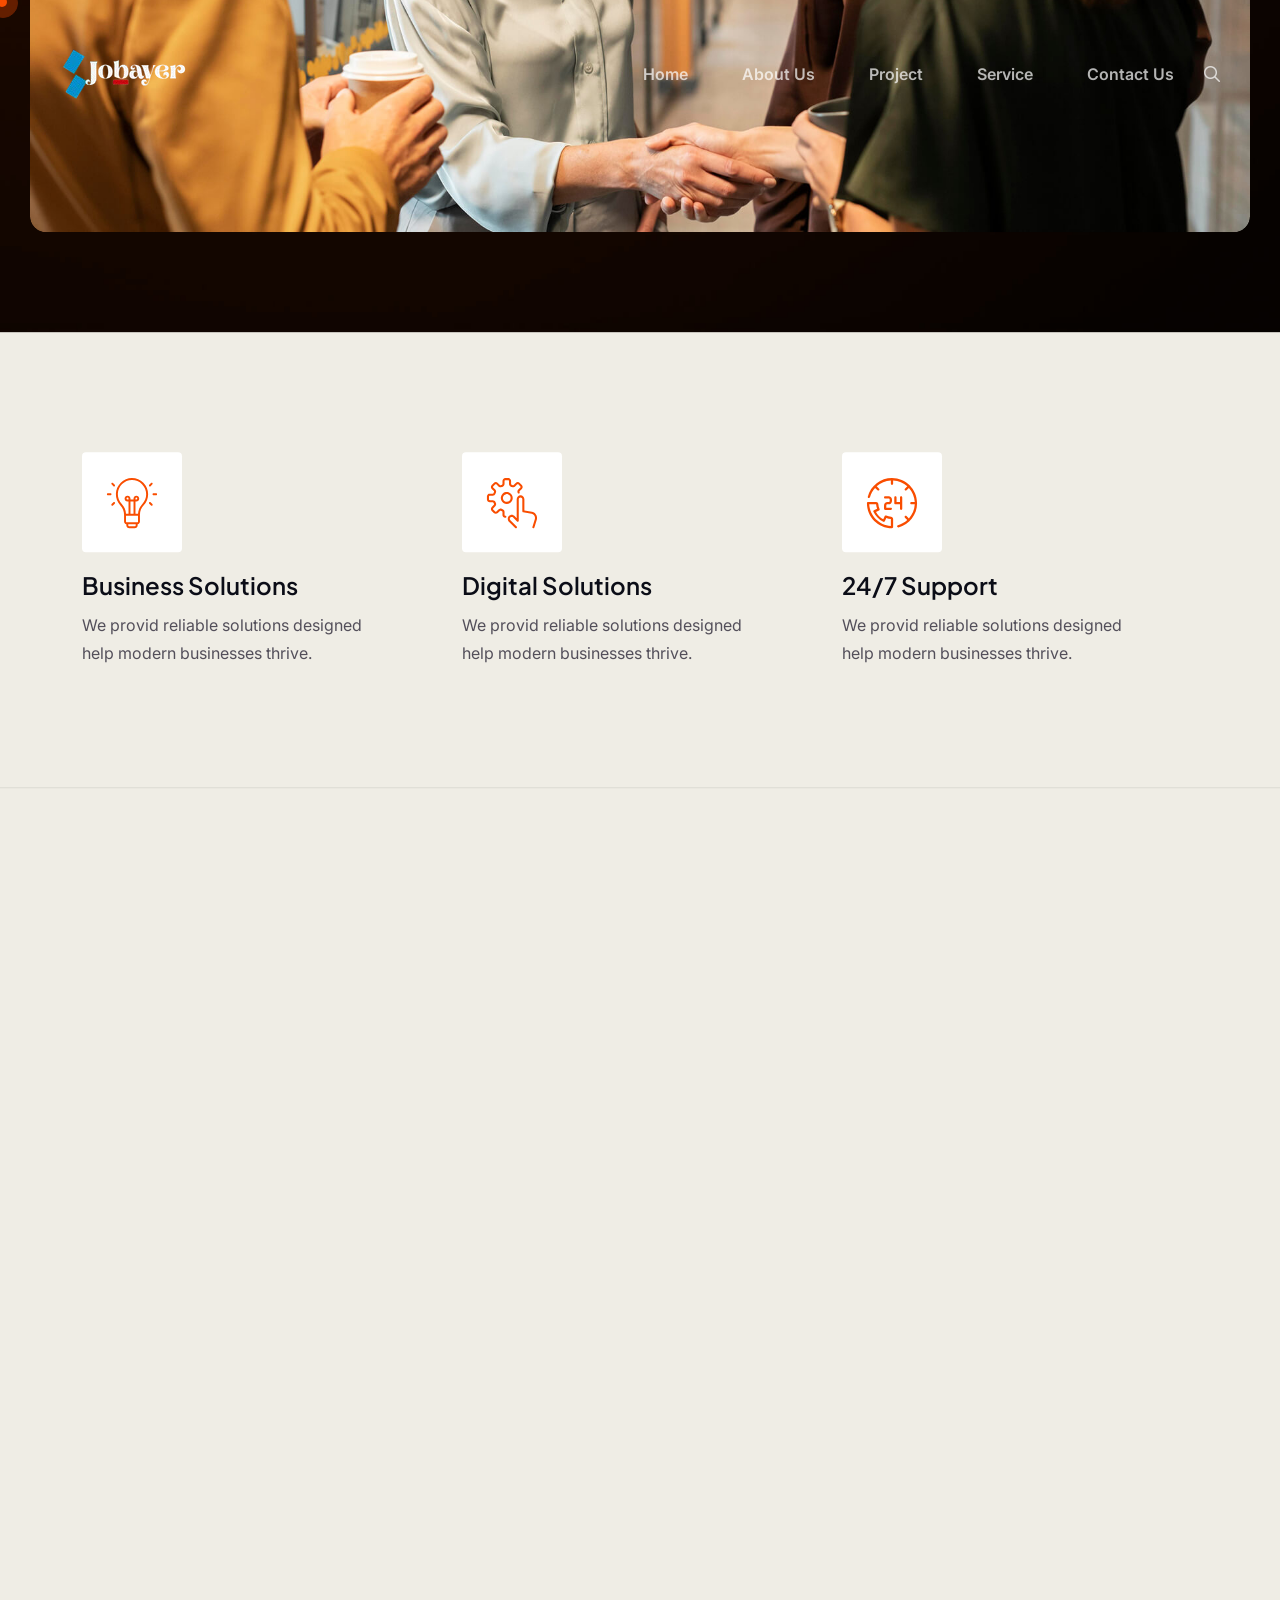
<file: index.html>
<!DOCTYPE html>
<html lang="en">
    <!--<< Header Area >>-->
    

<head>
        <!-- ========== Meta Tags ========== -->
        <meta charset="UTF-8">
        <meta http-equiv="X-UA-Compatible" content="IE=edge">
        <meta name="viewport" content="width=device-width, initial-scale=1">
        <meta name="author" content="Gramentheme">
        <meta name="description" content="Brevon - Multipurpose Business HTML Template">
        <!-- ======== Page title ============ -->
        <title>Jobayer - IT Service & Solution </title>
        <!--<< Favcion >>-->
        <link rel="shortcut icon" href="assets/img/favicon.svg">
        <!--<< Bootstrap min.css >>-->
        <link rel="stylesheet" href="assets/css/bootstrap.min.css">
        <!--<< All Min Css >>-->
        <link rel="stylesheet" href="assets/css/all.min.css">
        <!--<< Animate.css >>-->
        <link rel="stylesheet" href="assets/css/animate.css">
        <!--<< Magnific Popup.css >>-->
        <link rel="stylesheet" href="assets/css/magnific-popup.css">
        <!--<< MeanMenu.css >>-->
        <link rel="stylesheet" href="assets/css/meanmenu.css">
        <!--<< Swiper Bundle.css >>-->
        <link rel="stylesheet" href="assets/css/swiper-bundle.min.css">
        <!--<< Nice Select.css >>-->
        <link rel="stylesheet" href="assets/css/nice-select.css">
        <!--<< Main.css >>-->
        <link rel="stylesheet" href="assets/css/main.css">
    </head>
    <body>

        <!-- Preloader Start -->
        <div id="preloader" class="preloader">
            <div class="animation-preloader">
                <div class="spinner">                
                </div>
                <div class="txt-loading">
                    <span data-text-preloader="J" class="letters-loading">
                        J
                    </span>
                    <span data-text-preloader="O" class="letters-loading">
                        O
                    </span>
                    <span data-text-preloader="B" class="letters-loading">
                        B
                    </span>
                    <span data-text-preloader="A" class="letters-loading">
                        A
                    </span>
                    <span data-text-preloader="Y" class="letters-loading">
                        Y
                    </span>
                    <span data-text-preloader="E" class="letters-loading">
                        E
                    </span>
                    <span data-text-preloader="R" class="letters-loading">
                        R
                    </span>
                </div>

                <p class="text-center">Loading</p>
            </div>
            <div class="loader">
                <div class="row">
                    <div class="col-3 loader-section section-left">
                        <div class="bg"></div>
                    </div>
                    <div class="col-3 loader-section section-left">
                        <div class="bg"></div>
                    </div>
                    <div class="col-3 loader-section section-right">
                        <div class="bg"></div>
                    </div>
                    <div class="col-3 loader-section section-right">
                        <div class="bg"></div>
                    </div>
                </div>
            </div>
        </div>

        <!-- Back To Top Start -->
        <button id="back-top" class="back-to-top">
            <i class="fa-regular fa-arrow-up"></i>
        </button>

        <!-- GT MouseCursor Start -->
        <div class="mouseCursor cursor-outer"></div>
        <div class="mouseCursor cursor-inner"></div>

         <!-- Offcanvas Area Start -->
        <div class="fix-area">
            <div class="offcanvas__info">
                <div class="offcanvas__wrapper">
                    <div class="offcanvas__content">
                        <div class="offcanvas__top mb-5 d-flex justify-content-between align-items-center">
                            <div class="offcanvas__logo">
                                <a href="index.html">
                                    <img src="assets/img/logo/Jobayer_05.png" alt="logo-img">
                                </a>
                            </div>
                            <div class="offcanvas__close">
                                <button>
                                <i class="fas fa-times"></i>
                                </button>
                            </div>
                        </div>
                        <p class="text d-none d-xl-block">
                            Nullam dignissim, ante scelerisque the  is euismod fermentum odio sem semper the is erat, a feugiat leo urna eget eros. Duis Aenean a imperdiet risus.
                        </p>
                        <div class="mobile-menu fix mb-3"></div>
                        <div class="offcanvas__contact d-xl-block">
                            <h4 class="d-xl-block">Contact Info</h4>
                            <ul class="d-xl-block">
                                <li class="d-flex align-items-center">
                                    <div class="offcanvas__contact-icon">
                                        <i class="fal fa-map-marker-alt"></i>
                                    </div>
                                    <div class="offcanvas__contact-text">
                                        <a target="_blank" href="#">Main Street, Melbourne, Australia</a>
                                    </div>
                                </li>
                                <li class="d-flex align-items-center">
                                    <div class="offcanvas__contact-icon mr-15">
                                        <i class="fal fa-envelope"></i>
                                    </div>
                                    <div class="offcanvas__contact-text">
                                        <a href="mailto:info@example.com"><span class="mailto:info@example.com">info@example.com</span></a>
                                    </div>
                                </li>
                                <li class="d-flex align-items-center">
                                    <div class="offcanvas__contact-icon mr-15">
                                        <i class="fal fa-clock"></i>
                                    </div>
                                    <div class="offcanvas__contact-text">
                                        <a target="_blank" href="#">Mod-friday, 09am -05pm</a>
                                    </div>
                                </li>
                                <li class="d-flex align-items-center">
                                    <div class="offcanvas__contact-icon mr-15">
                                        <i class="far fa-phone"></i>
                                    </div>
                                    <div class="offcanvas__contact-text">
                                        <a href="tel:+11002345909">+11002345909</a>
                                    </div>
                                </li>
                            </ul>
                            <div class="social-icon d-flex align-items-center">
                                <a href="#"><i class="fab fa-facebook-f"></i></a>
                                <a href="#"><i class="fab fa-twitter"></i></a>
                                <a href="#"><i class="fab fa-youtube"></i></a>
                                <a href="#"><i class="fab fa-linkedin-in"></i></a>
                            </div>
                        </div>
                    </div>
                </div>
            </div>
        </div>
        <div class="offcanvas__overlay"></div>

        
        <!-- Header Section Start -->
        <header id="header-sticky" class="header-1 header-2">
            <div class="container-fluid">
                <div class="mega-menu-wrapper">
                    <div class="header-main">
                        <div class="header-left">
                            <div class="logo">
                            <a href="index.html" class="header-logo">
                                <img src="assets/img/logo/jobayer_04.png" alt="logo-img">
                            </a>
                            <a href="index.html" class="header-logo-2">
                                <img src="assets/img/logo/Jobayer_05.png" alt="logo-img">
                            </a>
                        </div>
                        </div>
                          <div class="header-right d-flex justify-content-end align-items-center">
                            <div class="mean__menu-wrapper">
                                <div class="main-menu">
                                    <nav id="mobile-menu">
                                        <ul>
                                            <li class="has-dropdown active menu-thumb">
                                                <a href="index.html">Home</a>
                                             </li>        
                                                
                                            <li class="has-dropdown active d-xl-none">
                                                <a href="index.html" class="border-none">Home</a>
                                            </li>    
                                            
                                             <li>
                                                <a href="about.html">About Us</a>
                                            </li>

                                            <li>
                                                <a href="project.html">Project</a>
                                            </li>

                                            <li>
                                                <a href="service.html">Service</a>
                                            </li>

                                            <li>
                                                <a href="contact.html">Contact Us</a>
                                            </li>
                                                    
                                        </ul>
                                    </nav>
                                </div>
                            </div>
                            <div class="menu_search">
                                <button class="search_btn"><i class="far fa-search"></i></button>
                            </div>
                            <div class="header-btn">
                                <div class="header-button">
                                <a href="contact.html" class="theme-btn">
                                   Get In Touch <i class="fa-solid fa-arrow-up-right"></i>
                                </a>
                            </div>
                            <div class="header__hamburger d-xl-none my-auto">
                                <div class="sidebar__toggle">
                                    <i class="fas fa-bars"></i>
                                </div>
                              </div>
                            </div>
                        </div>
                    </div>
                </div>
            </div>
        </header>

        <!-- start: Search Popup -->
        <div class="search_popup">
            <div class="container">
            <div class="row">
                <div class="col-xxl-12">
                <div class="search_wrapper">
                    <div class="search_top d-flex align-items-center">
                    <div class="search_logo">
                        <a href="index.html">
                        <img src="assets/img/logo/white-logo.svg" alt="img">
                        </a>
                    </div>
                    <div class="search_close">
                        <button type="button" class="search_close_btn">
                        <i class="fa-thin fa-times"></i>
                        </button>
                    </div>
                    </div>
                    <div class="search_form">
                    <form action="#">
                        <div class="search_input">
                        <input class="search-input-field" type="text" placeholder="Type here to search...">
                        <span class="search-focus-border"></span>
                        <button type="submit">
                            <svg width="20" height="20" viewBox="0 0 20 20" fill="none" xmlns="http://www.w3.org/2000/svg">
                            <path
                                d="M9.55 18.1C14.272 18.1 18.1 14.272 18.1 9.55C18.1 4.82797 14.272 1 9.55 1C4.82797 1 1 4.82797 1 9.55C1 14.272 4.82797 18.1 9.55 18.1Z"
                                stroke="currentColor" stroke-width="1.5" stroke-linecap="round" stroke-linejoin="round" />
                            <path d="M19.0002 19.0002L17.2002 17.2002" stroke="currentColor" stroke-width="1.5"
                                stroke-linecap="round" stroke-linejoin="round" />
                            </svg>
                        </button>
                        </div>
                    </form>
                    </div>
                </div>
                </div>
            </div>
            </div>
        </div>
        <div class="search-popup-overlay"></div>


        
        <div id="smooth-wrapper">
            <div id="smooth-content">

                
                <!-- Hero Section Start -->
                <section class="hero-section hero-2 fix bg-cover" style="background-image: url(assets/img/home-1/hero/hero-bg-2.jpg);">
                    <div class="hero-box">
                        <div class="top-item">
                            <div class="group-image-item">
                                <div class="group-image">
                                    <img src="assets/img/home-1/hero/client-1.png" alt="img">
                                </div>
                                <div class="group-image style-2">
                                    <img src="assets/img/home-1/hero/client-2.png" alt="img">
                                </div>
                                <div class="group-image style-2">
                                    <img src="assets/img/home-1/hero/client-3.png" alt="img">
                                </div>
                                <div class="icon">
                                    <i class="fa-solid fa-plus"></i>
                                </div>
                            </div>
                            <h2><span class="count">3</span>k+</h2>
                        </div>
                        <h3>
                            We support companies that aim higher and move faster.
                        </h3>
                        <a href="contact.html" class="theme-btn">
                            Get started now <i class="fa-solid fa-arrow-up-right"></i>
                        </a>
                    </div>
                    <div class="container">
                        <div class="row g-4">
                            <div class="col-lg-6">
                                <div class="hero-content">
                                    <h1>
                                        Business driven innovation.
                                    </h1>
                                    <p class="wow fadeInUp" data-wow-delay=".3s">
                                        Your growth is our mission. Neotix helps startup and enterprise unlock their full potential.
                                    </p>
                                </div>
                            </div>
                        </div>
                    </div>
                   <div class="container-fluid full-img-wrap3">
                        <div class="hero-imagee full-img3">
                            <img src="assets/img/home-1/hero/man-bg.jpg" alt="img">
                        </div>
                   </div>
                </section>

                <!-- Feature Section Start -->
                <section class="feature-section-2 section-padding fix">
                    <div class="container">
                        <div class="row g-4">
                            <div class="col-xl-4 col-lg-6 col-md-6 text-anims">
                                <div class="feature-icon-item-2">
                                    <div class="icon">
                                        <img src="assets/img/home-1/icon/06.svg" alt="img">
                                    </div>
                                    <div class="content">
                                        <h3>Business solutions</h3>
                                        <p>
                                            We provid reliable solutions designed help modern businesses thrive.
                                        </p>
                                    </div>
                                </div>
                            </div>
                            <div class="col-xl-4 col-lg-6 col-md-6 text-anims">
                                <div class="feature-icon-item-2">
                                    <div class="icon">
                                        <img src="assets/img/home-1/icon/07.svg" alt="img">
                                    </div>
                                    <div class="content">
                                        <h3>Digital solutions</h3>
                                        <p>
                                            We provid reliable solutions designed help modern businesses thrive.
                                        </p>
                                    </div>
                                </div>
                            </div>
                            <div class="col-xl-4 col-lg-6 col-md-6 text-anims">
                                <div class="feature-icon-item-2">
                                    <div class="icon">
                                        <img src="assets/img/home-1/icon/08.svg" alt="img">
                                    </div>
                                    <div class="content">
                                        <h3>24/7 Support</h3>
                                        <p>
                                            We provid reliable solutions designed help modern businesses thrive.
                                        </p>
                                    </div>
                                </div>
                            </div>
                        </div>
                    </div>
                </section>

                <!-- About Section Start -->
                <section class="about-section-2 section-padding fix pt-0">
                    <div class="container">
                        <div class="about-wrapper">
                            <div class="row g-4 align-items-center">
                                <div class="col-lg-6">
                                    <div class="about-image">
                                        <img data-speed=".8" src="assets/img/home-2/about-2.jpg" alt="img">
                                    </div>
                                </div>
                                <div class="col-lg-6">
                                    <div class="about-content">
                                        <div class="section-title mb-0">
                                            <span class="sub-title wow fadeInUp">
                                                <img src="assets/img/home-1/hero/setting.png" alt="img">
                                                 ABOUT OUR COMPANY
                                            </span>
                                            <h2 class="text-anim">
                                              We Are More Than a <br> Digital Agency
                                            </h2>
                                        </div>
                                        <p class="text wow fadeInUp" data-wow-delay=".3s">
                                            We are a results-driven IT consulting team helping businesses unlock efficiency, scale operations, and improve customer experience. From strategic planning to full-cycle development
                                        </p>
                                        <ul class="about-list wow fadeInUp" data-wow-delay=".5s">
                                            <li>
                                                <i class="fa-solid fa-circle-check"></i>
                                                Friendly & Customer-Focused
                                            </li>
                                            <li>
                                                <i class="fa-solid fa-circle-check"></i>
                                                Innovative & Tech-Heavy
                                            </li>
                                            <li>
                                                <i class="fa-solid fa-circle-check"></i>
                                               Corporate & Strong
                                            </li>
                                        </ul>
                                        <a href="about.html" class="theme-btn wow fadeInUp" data-wow-delay=".3s">
                                           Know more us <i class="fa-solid fa-arrow-up-right"></i>
                                        </a>
                                    </div>
                                </div>
                            </div>
                        </div>
                    </div>
                </section>

                <!-- Service Section Start -->
                <section class="service-section-2 section-padding fix bg-cover" style="background-image: url(assets/img/home-2/service-bg.jpg);">
                    <div class="container">
                         <div class="section-title-area">
                            <div class="section-title">
                                <span class="sub-title text-white style-2 wow fadeInUp">
                                    <img src="assets/img/home-1/hero/setting.png" alt="img">
                                    Service We Provide
                                </span>
                                <h2 class="text-white text-anim">
                                    Transforming Ideas Into <br> Scalable Solutions.
                                </h2>
                            </div>
                            <a href="service.html" class="theme-btn">
                               Explore more <i class="fa-solid fa-arrow-up-right"></i>
                            </a>
                        </div>
                        <div class="global-service-box style-2 text-anims">
                            <div class="global-content">
                                <div class="content">
                                <span class="number">01.</span>
                                <h3><a href="service-details.html">Software solution</a></h3>
                                </div>
                            </div>
                            <p class="text">
                                We are a results-driven IT consulting team helping businesses unlock development
                            </p>
                            <a href="service-details.html" class="icon">
                                <i class="fa-solid fa-arrow-up-right"></i>
                            </a>
                        </div>
                        <div class="global-service-box text-anims">
                            <div class="global-content">
                                <div class="content">
                                <span class="number">02.</span>
                                <h3><a href="service-details.html">Tech solution</a></h3>
                                </div>
                            </div>
                            <p class="text">
                                We are a results-driven IT consulting team helping businesses unlock development
                            </p>
                            <a href="service-details.html" class="icon">
                                <i class="fa-solid fa-arrow-up-right"></i>
                            </a>
                        </div>
                        <div class="global-service-box text-anims">
                            <div class="global-content">
                                <div class="content">
                                <span class="number">03.</span>
                                <h3><a href="service-details.html">IT consulting</a></h3>
                                </div>
                            </div>
                            <p class="text">
                                We are a results-driven IT consulting team helping businesses unlock development
                            </p>
                            <a href="service-details.html" class="icon">
                                <i class="fa-solid fa-arrow-up-right"></i>
                            </a>
                        </div>
                        <div class="global-service-box text-anims">
                            <div class="global-content">
                                <div class="content">
                                <span class="number">04.</span>
                                <h3><a href="service-details.html">Cyber security</a></h3>
                                </div>
                            </div>
                            <p class="text">
                                We are a results-driven IT consulting team helping businesses unlock development
                            </p>
                            <a href="service-details.html" class="icon">
                                <i class="fa-solid fa-arrow-up-right"></i>
                            </a>
                        </div>
                    </div>
                    <div class="swiper brand-slider style-2">
                        <div class="swiper-wrapper">
                            <div class="swiper-slide">
                                <div class="brand-box-1">
                                <span class="brand-img-1">
                                    <img src="assets/img/home-1/brand/b-1.png" alt="img">
                                </span>
                                <span class="brand-img-1">
                                    <img src="assets/img/home-1/brand/b-1.png" alt="img">
                                </span>
                                </div>
                            </div>
                             <div class="swiper-slide">
                                <div class="brand-box-1">
                                <span class="brand-img-1">
                                    <img src="assets/img/home-1/brand/b-2.png" alt="img">
                                </span>
                                <span class="brand-img-1">
                                    <img src="assets/img/home-1/brand/b-2.png" alt="img">
                                </span>
                                </div>
                            </div>
                             <div class="swiper-slide">
                                <div class="brand-box-1">
                                <span class="brand-img-1">
                                    <img src="assets/img/home-1/brand/b-3.png" alt="img">
                                </span>
                                <span class="brand-img-1">
                                    <img src="assets/img/home-1/brand/b-3.png" alt="img">
                                </span>
                                </div>
                            </div>
                             <div class="swiper-slide">
                                <div class="brand-box-1">
                                <span class="brand-img-1">
                                    <img src="assets/img/home-1/brand/b-4.png" alt="img">
                                </span>
                                <span class="brand-img-1">
                                    <img src="assets/img/home-1/brand/b-4.png" alt="img">
                                </span>
                                </div>
                            </div>
                             <div class="swiper-slide">
                                <div class="brand-box-1">
                                <span class="brand-img-1">
                                    <img src="assets/img/home-1/brand/b-5.png" alt="img">
                                </span>
                                <span class="brand-img-1">
                                    <img src="assets/img/home-1/brand/b-5.png" alt="img">
                                </span>
                                </div>
                            </div>
                             <div class="swiper-slide">
                                <div class="brand-box-1">
                                <span class="brand-img-1">
                                    <img src="assets/img/home-1/brand/b-6.png" alt="img">
                                </span>
                                <span class="brand-img-1">
                                    <img src="assets/img/home-1/brand/b-6.png" alt="img">
                                </span>
                                </div>
                            </div>
                        </div>
                    </div>
                </section>

                <!-- Project Section Start -->
                <section class="project-section-2 section-padding fix">
                    <div class="container">
                        <div class="section-title-area">
                            <div class="content">
                                <p class="wow fadeInUp" data-wow-delay=".3s">
                                    We are a results-driven IT consulting team helping businesses unlock efficiency, scale operations.
                                </p>
                                <a href="project.html" class="project-btn">
                                    Explore More <i class="fa-solid fa-arrow-up-right"></i>
                                </a>
                            </div>
                            <div class="section-title mb-0">
                                <span class="sub-title wow fadeInUp">
                                    <img src="assets/img/home-1/hero/setting.png" alt="img">
                                   Our Projects
                                </span>
                                <h2 class="text-anim">
                                    Transforming Ideas Into <br>
                                    Real-World Solutions.
                                </h2>
                            </div>
                        </div>
                    </div>
                    <div class="container-fluid">
                        <div class="row g-4">
                            <div class="col-xl-4 col-lg-5">
                                <div class="project-card-items-2 mt-200">
                                    <div class="project-image tp-clip-anim p-relative">
                                        <img src="assets/img/home-1/project/04.jpg" alt="img" class="tp-anim-img" data-animate="true">
                                    </div>
                                    <div class="project-content">
                                        <h3>
                                            <a href="project-details.html">Digital desk</a>
                                        </h3>
                                        <ul class="list">
                                            <li>
                                                <a href="project-details-2.html">Mobile</a>
                                                <a href="project-details-2.html">Cloud</a>
                                                <a href="project-details-2.html">Network</a>
                                            </li>
                                        </ul>
                                    </div>
                                </div>
                            </div>
                            <div class="col-xl-8 col-lg-7">
                                <div class="project-card-items-2 style-2">
                                    <div class="project-image tp-clip-anim p-relative">
                                        <img src="assets/img/home-1/project/05.jpg" alt="img" class="tp-anim-img" data-animate="true">
                                    </div>
                                    <div class="project-content">
                                        <h3>
                                            <a href="project-details.html">Smart connect</a>
                                        </h3>
                                        <ul class="list">
                                            <li>
                                                <a href="project-details-2.html">Mobile</a>
                                                <a href="project-details-2.html">Cloud</a>
                                                <a href="project-details-2.html">Network</a>
                                            </li>
                                        </ul>
                                    </div>
                                </div>
                            </div>
                            <div class="col-xl-8 col-lg-7">
                                <div class="project-card-items-2 style-3">
                                    <div class="project-image tp-clip-anim p-relative">
                                        <img src="assets/img/home-1/project/06.jpg" alt="img" class="tp-anim-img" data-animate="true">
                                    </div>
                                    <div class="project-content">
                                        <h3>
                                            <a href="project-details.html">Smart connect</a>
                                        </h3>
                                        <ul class="list">
                                            <li>
                                                <a href="project-details-2.html">Mobile</a>
                                                <a href="project-details-2.html">Cloud</a>
                                                <a href="project-details-2.html">Network</a>
                                            </li>
                                        </ul>
                                    </div>
                                </div>
                            </div>
                            <div class="col-xl-4 col-lg-5">
                                <div class="project-card-items-2 mt-100 style-4">
                                    <div class="project-image tp-clip-anim p-relative">
                                        <img src="assets/img/home-1/project/07.jpg" alt="img" class="tp-anim-img" data-animate="true">
                                    </div>
                                    <div class="project-content">
                                        <h3>
                                            <a href="project-details.html">Modern route</a>
                                        </h3>
                                        <ul class="list">
                                            <li>
                                                <a href="project-details-2.html">Mobile</a>
                                                <a href="project-details-2.html">Cloud</a>
                                                <a href="project-details-2.html">Network</a>
                                            </li>
                                        </ul>
                                    </div>
                                </div>
                            </div>
                        </div>
                    </div>
                </section>

                <!-- Video-Bg Section Start -->
                <div class="video-bg-section bg-cover" style="background-image: url(assets/img/home-2/video-bg.jpg);">
                    <div class="marquee">
                        <div class="marquee-group">
                            <div class="text">
                                <img src="assets/img/home-2/star.png" alt="img">
                                Digital
                            </div>
                            <div class="text">
                                <img src="assets/img/home-2/star.png" alt="img">
                                Support
                            </div>
                            <div class="text">
                                <img src="assets/img/home-2/star.png" alt="img">
                                Consulting
                            </div>
                            <div class="text">
                                <img src="assets/img/home-2/star.png" alt="img">
                                Technology
                            </div>
                            <div class="text">
                                <img src="assets/img/home-2/star.png" alt="img">
                                Innovation
                            </div>
                            <div class="text">
                                <img src="assets/img/home-2/star.png" alt="img">
                                Networking
                            </div>
                            <div class="text">
                                <img src="assets/img/home-2/star.png" alt="img">
                                Software
                            </div>
                        </div>
                        <div class="marquee-group">
                            <div class="text">
                                <img src="assets/img/home-2/star.png" alt="img">
                                Digital
                            </div>
                            <div class="text">
                                <img src="assets/img/home-2/star.png" alt="img">
                                Support
                            </div>
                            <div class="text">
                                <img src="assets/img/home-2/star.png" alt="img">
                                Consulting
                            </div>
                            <div class="text">
                                <img src="assets/img/home-2/star.png" alt="img">
                                Technology
                            </div>
                            <div class="text">
                                <img src="assets/img/home-2/star.png" alt="img">
                                Innovation
                            </div>
                            <div class="text">
                                <img src="assets/img/home-2/star.png" alt="img">
                                Networking
                            </div>
                            <div class="text">
                                <img src="assets/img/home-2/star.png" alt="img">
                                Software
                            </div>
                        </div>
                        <div class="marquee-group">
                            <div class="text">
                                <img src="assets/img/home-2/star.png" alt="img">
                                Digital
                            </div>
                            <div class="text">
                                <img src="assets/img/home-2/star.png" alt="img">
                                Support
                            </div>
                            <div class="text">
                                <img src="assets/img/home-2/star.png" alt="img">
                                Consulting
                            </div>
                            <div class="text">
                                <img src="assets/img/home-2/star.png" alt="img">
                                Technology
                            </div>
                            <div class="text">
                                <img src="assets/img/home-2/star.png" alt="img">
                                Innovation
                            </div>
                            <div class="text">
                                <img src="assets/img/home-2/star.png" alt="img">
                                Networking
                            </div>
                            <div class="text">
                                <img src="assets/img/home-2/star.png" alt="img">
                                Software
                            </div>
                        </div>
                        <div class="marquee-group">
                            <div class="text">
                                <img src="assets/img/home-2/star.png" alt="img">
                                Digital
                            </div>
                            <div class="text">
                                <img src="assets/img/home-2/star.png" alt="img">
                                Support
                            </div>
                            <div class="text">
                                <img src="assets/img/home-2/star.png" alt="img">
                                Consulting
                            </div>
                            <div class="text">
                                <img src="assets/img/home-2/star.png" alt="img">
                                Technology
                            </div>
                            <div class="text">
                                <img src="assets/img/home-2/star.png" alt="img">
                                Innovation
                            </div>
                            <div class="text">
                                <img src="assets/img/home-2/star.png" alt="img">
                                Networking
                            </div>
                            <div class="text">
                                <img src="assets/img/home-2/star.png" alt="img">
                                Software
                            </div>
                        </div>
                        <div class="marquee-group">
                            <div class="text">
                                <img src="assets/img/home-2/star.png" alt="img">
                                Digital
                            </div>
                            <div class="text">
                                <img src="assets/img/home-2/star.png" alt="img">
                                Support
                            </div>
                            <div class="text">
                                <img src="assets/img/home-2/star.png" alt="img">
                                Consulting
                            </div>
                            <div class="text">
                                <img src="assets/img/home-2/star.png" alt="img">
                                Technology
                            </div>
                            <div class="text">
                                <img src="assets/img/home-2/star.png" alt="img">
                                Innovation
                            </div>
                            <div class="text">
                                <img src="assets/img/home-2/star.png" alt="img">
                                Networking
                            </div>
                            <div class="text">
                                <img src="assets/img/home-2/star.png" alt="img">
                                Software
                            </div>
                        </div>
                    </div>
                </div>

                <!-- Testimonial Section Start -->
                <section class="testimonial-section-2 section-padding fix">
                    <div class="array-button">
                        <button class="array-prev"><i class="fa-solid fa-chevron-left"></i></button>
                        <button class="array-next"><i class="fa-solid fa-chevron-right"></i></button>
                    </div>
                    <div class="container">
                        <div class="section-title text-center">
                            <span class="sub-title wow fadeInUp">
                                <img src="assets/img/home-1/hero/setting.png" alt="img">
                               Customer Feedbacks
                            </span>
                            <h2 class="text-anim">
                                Hear from Our Happy Customers
                            </h2>
                        </div>
                        <div class="row justify-content-center">
                            <div class="col-xl-10">
                                <div class="swiper testimonial-slider-2">
                                    <div class="swiper-wrapper">
                                        <div class="swiper-slide">
                                            <div class="testimonial-content">
                                                <div class="star">
                                                    <i class="fa-solid fa-star"></i>
                                                    <i class="fa-solid fa-star"></i>
                                                    <i class="fa-solid fa-star"></i>
                                                    <i class="fa-solid fa-star"></i>
                                                    <i class="fa-sharp fa-solid fa-star-half-stroke"></i>
                                                </div>
                                                <p>
                                                    “Your work shows clear effort, thoughtful structure, and strong attention to detail. The overall presentation feels polished, but tightening consistency and enhancing clarity could make it even stronger. With a few refinements, the final result will be more impactful and professional.”
                                                </p>
                                                <div class="client-image">
                                                    <img src="assets/img/home-1/client.jpg" alt="img">
                                                </div>
                                                <h4>Dianne Russell</h4>
                                                <span>Brand Manager</span>
                                            </div>
                                        </div>
                                        <div class="swiper-slide">
                                            <div class="testimonial-content">
                                                <div class="star">
                                                    <i class="fa-solid fa-star"></i>
                                                    <i class="fa-solid fa-star"></i>
                                                    <i class="fa-solid fa-star"></i>
                                                    <i class="fa-solid fa-star"></i>
                                                    <i class="fa-sharp fa-solid fa-star-half-stroke"></i>
                                                </div>
                                                <p>
                                                    “Your work shows clear effort, thoughtful structure, and strong attention to detail. The overall presentation feels polished, but tightening consistency and enhancing clarity could make it even stronger. With a few refinements, the final result will be more impactful and professional.”
                                                </p>
                                                <div class="client-image">
                                                    <img src="assets/img/home-1/client.jpg" alt="img">
                                                </div>
                                                <h4>Dianne Russell</h4>
                                                <span>Brand Manager</span>
                                            </div>
                                        </div>
                                        <div class="swiper-slide">
                                            <div class="testimonial-content">
                                                <div class="star">
                                                    <i class="fa-solid fa-star"></i>
                                                    <i class="fa-solid fa-star"></i>
                                                    <i class="fa-solid fa-star"></i>
                                                    <i class="fa-solid fa-star"></i>
                                                    <i class="fa-sharp fa-solid fa-star-half-stroke"></i>
                                                </div>
                                                <p>
                                                    “Your work shows clear effort, thoughtful structure, and strong attention to detail. The overall presentation feels polished, but tightening consistency and enhancing clarity could make it even stronger. With a few refinements, the final result will be more impactful and professional.”
                                                </p>
                                                <div class="client-image">
                                                    <img src="assets/img/home-1/client.jpg" alt="img">
                                                </div>
                                                <h4>Dianne Russell</h4>
                                                <span>Brand Manager</span>
                                            </div>
                                        </div>
                                        <div class="swiper-slide">
                                            <div class="testimonial-content">
                                                <div class="star">
                                                    <i class="fa-solid fa-star"></i>
                                                    <i class="fa-solid fa-star"></i>
                                                    <i class="fa-solid fa-star"></i>
                                                    <i class="fa-solid fa-star"></i>
                                                    <i class="fa-sharp fa-solid fa-star-half-stroke"></i>
                                                </div>
                                                <p>
                                                    “Your work shows clear effort, thoughtful structure, and strong attention to detail. The overall presentation feels polished, but tightening consistency and enhancing clarity could make it even stronger. With a few refinements, the final result will be more impactful and professional.”
                                                </p>
                                                <div class="client-image">
                                                    <img src="assets/img/home-1/client.jpg" alt="img">
                                                </div>
                                                <h4>Dianne Russell</h4>
                                                <span>Brand Manager</span>
                                            </div>
                                        </div>
                                    </div>
                                </div>
                            </div>
                            <div class="swiper-dot">
                                <div class="dot"></div>
                            </div>
                        </div>
                    </div>
                </section>
    
                <!-- Pricing Section-2 Start -->
                <section class="pricing-section-2 section-padding fix bg-cover" style="background-image: url(assets/img/home-2/pricing-bg.jpg);">
                    <div class="container">
                        <div class="section-title-area">
                            <div class="section-title">
                                <span class="sub-title style-2 text-white wow fadeInUp">
                                    <img src="assets/img/home-1/hero/setting.png" alt="img">
                                    Our Pricing Plans
                                </span>
                                <h2 class="text-white text-anim">
                                Affordable Pricing Packages
                                </h2>
                            </div>
                            <ul class="nav wow fadeInUp" data-wow-delay=".3s">
                            <li class="nav-item">
                                <a href="#annualy" data-bs-toggle="tab" class="nav-link">
                                    Monthly
                                </a>
                            </li>
                            <li class="nav-item">
                                <a href="#mounth" data-bs-toggle="tab" class="nav-link active">
                                    yearly
                                </a>
                            </li>
                        </ul>
                        </div>
                        <div class="tab-content">
                            <div id="annualy" class="tab-pane fade">
                                <div class="row">
                                    <div class="col-xl-4 col-lg-6 col-md-6">
                                        <div class="pricing-box-items">
                                            <div class="nexella-hover-bx hover-bx"></div>
                                            <div class="nexella-hover-bx hover-bx2"></div>
                                            <div class="nexella-hover-bx hover-bx3"></div>
                                            <div class="nexella-hover-bx hover-bx4"></div>
                                            <div class="pricing-header">
                                                <span>Starter</span>
                                                <h3>
                                                    $29
                                                    <sub>/months</sub>
                                                </h3>
                                                <p>
                                                    For businesses ready to level up their digital presence with a professional.
                                                </p>
                                            </div>
                                            <a href="pricing.html" class="theme-btn">
                                                Get started today <i class="fa-solid fa-arrow-up-right"></i>
                                            </a>
                                            <div class="pricing-list">
                                                <h5>Includes:</h5>
                                                <ul>
                                                    <li>
                                                        <i class="fa-solid fa-arrow-up-right"></i>
                                                        Basic IT support
                                                    </li>
                                                    <li>
                                                        <i class="fa-solid fa-arrow-up-right"></i>
                                                        Uptime monitoring
                                                    </li>
                                                    <li>
                                                        <i class="fa-solid fa-arrow-up-right"></i>
                                                        Email priority help
                                                    </li>
                                                    <li>
                                                        <i class="fa-solid fa-arrow-up-right"></i>
                                                        Small fixes included
                                                    </li>
                                                    <li>
                                                        <i class="fa-solid fa-arrow-up-right"></i>
                                                        Team Q&A session
                                                    </li>
                                                </ul>
                                            </div>
                                        </div>
                                    </div>
                                    <div class="col-xl-4 col-lg-6 col-md-6">
                                        <div class="pricing-box-items">
                                            <div class="nexella-hover-bx hover-bx"></div>
                                            <div class="nexella-hover-bx hover-bx2"></div>
                                            <div class="nexella-hover-bx hover-bx3"></div>
                                            <div class="nexella-hover-bx hover-bx4"></div>
                                            <div class="pricing-header">
                                                <span>Essential</span>
                                                <h3>
                                                    $799
                                                    <sub>/months</sub>
                                                </h3>
                                                <p>
                                                    For businesses ready to level up their digital presence with a professional.
                                                </p>
                                            </div>
                                            <a href="pricing.html" class="theme-btn">
                                                Get started today <i class="fa-solid fa-arrow-up-right"></i>
                                            </a>
                                            <div class="pricing-list">
                                                <h5>Includes:</h5>
                                                <ul>
                                                    <li>
                                                        <i class="fa-solid fa-arrow-up-right"></i>
                                                        Advanced tech support
                                                    </li>
                                                    <li>
                                                        <i class="fa-solid fa-arrow-up-right"></i>
                                                        Full infra audit
                                                    </li>
                                                    <li>
                                                        <i class="fa-solid fa-arrow-up-right"></i>
                                                    24/7 monitoring
                                                    </li>
                                                    <li>
                                                        <i class="fa-solid fa-arrow-up-right"></i>
                                                        Cloud optimization
                                                    </li>
                                                    <li>
                                                        <i class="fa-solid fa-arrow-up-right"></i>
                                                        Disaster plan setup
                                                    </li>
                                                </ul>
                                            </div>
                                        </div>
                                    </div>
                                    <div class="col-xl-4 col-lg-6 col-md-6">
                                        <div class="pricing-box-items">
                                            <div class="nexella-hover-bx hover-bx"></div>
                                            <div class="nexella-hover-bx hover-bx2"></div>
                                            <div class="nexella-hover-bx hover-bx3"></div>
                                            <div class="nexella-hover-bx hover-bx4"></div>
                                            <div class="pricing-header">
                                                <span>Basic</span>
                                                <h3>
                                                    $2,800
                                                    <sub>/months</sub>
                                                </h3>
                                                <p>
                                                    For businesses ready to level up their digital presence with a professional.
                                                </p>
                                            </div>
                                            <a href="pricing.html" class="theme-btn">
                                                Get started today <i class="fa-solid fa-arrow-up-right"></i>
                                            </a>
                                            <div class="pricing-list">
                                                <h5>Includes:</h5>
                                                <ul>
                                                    <li>
                                                        <i class="fa-solid fa-arrow-up-right"></i>
                                                        Basic IT support
                                                    </li>
                                                    <li>
                                                        <i class="fa-solid fa-arrow-up-right"></i>
                                                        Uptime monitoring
                                                    </li>
                                                    <li>
                                                        <i class="fa-solid fa-arrow-up-right"></i>
                                                        Email priority help
                                                    </li>
                                                    <li>
                                                        <i class="fa-solid fa-arrow-up-right"></i>
                                                        Small fixes included
                                                    </li>
                                                    <li>
                                                        <i class="fa-solid fa-arrow-up-right"></i>
                                                        Team Q&A session
                                                    </li>
                                                </ul>
                                            </div>
                                        </div>
                                    </div>
                                </div>
                            </div>
                            <div id="mounth" class="tab-pane fade show active">
                                <div class="row">
                                    <div class="col-xl-4 col-lg-6 col-md-6">
                                        <div class="pricing-box-items">
                                            <div class="nexella-hover-bx hover-bx"></div>
                                            <div class="nexella-hover-bx hover-bx2"></div>
                                            <div class="nexella-hover-bx hover-bx3"></div>
                                            <div class="nexella-hover-bx hover-bx4"></div>
                                            <div class="pricing-header">
                                                <span>Starter</span>
                                                <h3>
                                                    $29
                                                    <sub>/months</sub>
                                                </h3>
                                                <p>
                                                    For businesses ready to level up their digital presence with a professional.
                                                </p>
                                            </div>
                                            <a href="pricing.html" class="theme-btn">
                                                Get started today <i class="fa-solid fa-arrow-up-right"></i>
                                            </a>
                                            <div class="pricing-list">
                                                <h5>Includes:</h5>
                                                <ul>
                                                    <li>
                                                        <i class="fa-solid fa-arrow-up-right"></i>
                                                        Basic IT support
                                                    </li>
                                                    <li>
                                                        <i class="fa-solid fa-arrow-up-right"></i>
                                                        Uptime monitoring
                                                    </li>
                                                    <li>
                                                        <i class="fa-solid fa-arrow-up-right"></i>
                                                        Email priority help
                                                    </li>
                                                    <li>
                                                        <i class="fa-solid fa-arrow-up-right"></i>
                                                        Small fixes included
                                                    </li>
                                                    <li>
                                                        <i class="fa-solid fa-arrow-up-right"></i>
                                                        Team Q&A session
                                                    </li>
                                                </ul>
                                            </div>
                                        </div>
                                    </div>
                                    <div class="col-xl-4 col-lg-6 col-md-6">
                                        <div class="pricing-box-items">
                                            <div class="nexella-hover-bx hover-bx"></div>
                                            <div class="nexella-hover-bx hover-bx2"></div>
                                            <div class="nexella-hover-bx hover-bx3"></div>
                                            <div class="nexella-hover-bx hover-bx4"></div>
                                            <div class="pricing-header">
                                                <span>Essential</span>
                                                <h3>
                                                    $799
                                                    <sub>/months</sub>
                                                </h3>
                                                <p>
                                                    For businesses ready to level up their digital presence with a professional.
                                                </p>
                                            </div>
                                            <a href="pricing.html" class="theme-btn">
                                                Get started today <i class="fa-solid fa-arrow-up-right"></i>
                                            </a>
                                            <div class="pricing-list">
                                                <h5>Includes:</h5>
                                                <ul>
                                                    <li>
                                                        <i class="fa-solid fa-arrow-up-right"></i>
                                                        Advanced tech support
                                                    </li>
                                                    <li>
                                                        <i class="fa-solid fa-arrow-up-right"></i>
                                                        Full infra audit
                                                    </li>
                                                    <li>
                                                        <i class="fa-solid fa-arrow-up-right"></i>
                                                    24/7 monitoring
                                                    </li>
                                                    <li>
                                                        <i class="fa-solid fa-arrow-up-right"></i>
                                                        Cloud optimization
                                                    </li>
                                                    <li>
                                                        <i class="fa-solid fa-arrow-up-right"></i>
                                                        Disaster plan setup
                                                    </li>
                                                </ul>
                                            </div>
                                        </div>
                                    </div>
                                    <div class="col-xl-4 col-lg-6 col-md-6">
                                        <div class="pricing-box-items">
                                            <div class="nexella-hover-bx hover-bx"></div>
                                            <div class="nexella-hover-bx hover-bx2"></div>
                                            <div class="nexella-hover-bx hover-bx3"></div>
                                            <div class="nexella-hover-bx hover-bx4"></div>
                                            <div class="pricing-header">
                                                <span>Basic</span>
                                                <h3>
                                                    $2,800
                                                    <sub>/months</sub>
                                                </h3>
                                                <p>
                                                    For businesses ready to level up their digital presence with a professional.
                                                </p>
                                            </div>
                                            <a href="pricing.html" class="theme-btn">
                                                Get started today <i class="fa-solid fa-arrow-up-right"></i>
                                            </a>
                                            <div class="pricing-list">
                                                <h5>Includes:</h5>
                                                <ul>
                                                    <li>
                                                        <i class="fa-solid fa-arrow-up-right"></i>
                                                        Basic IT support
                                                    </li>
                                                    <li>
                                                        <i class="fa-solid fa-arrow-up-right"></i>
                                                        Uptime monitoring
                                                    </li>
                                                    <li>
                                                        <i class="fa-solid fa-arrow-up-right"></i>
                                                        Email priority help
                                                    </li>
                                                    <li>
                                                        <i class="fa-solid fa-arrow-up-right"></i>
                                                        Small fixes included
                                                    </li>
                                                    <li>
                                                        <i class="fa-solid fa-arrow-up-right"></i>
                                                        Team Q&A session
                                                    </li>
                                                </ul>
                                            </div>
                                        </div>
                                    </div>
                                </div>
                            </div>
                        </div>
                    </div>
                </section>

                <!-- News Section Start -->
                <section class="news-section section-padding fix">
                    <div class="container">
                        <div class="section-title-area">
                            <div class="section-title mb-0">
                                <span class="sub-title wow fadeInUp">
                                    <img src="assets/img/home-1/hero/setting.png" alt="img">
                                    Latest Blog Insights
                                </span>
                                <h2 class="text-anim">
                                    Our Insight Latest News
                                </h2>
                            </div>
                            <a href="news-grid.html" class="theme-btn">
                                More blogs <i class="fa-solid fa-arrow-up-right"></i>
                            </a>
                        </div>
                        <div class="row">
                            <div class="col-lg-6 text-anims">
                                <div class="news-card-items-2">
                                    <div class="news-image">
                                        <img src="assets/img/home-1/news/04.jpg" alt="img">
                                        <img src="assets/img/home-1/news/04.jpg" alt="img">
                                    </div>
                                    <div class="news-top-content">
                                        <div class="news-content">
                                            <h3>
                                                <a href="news-details.html">
                                                    How custom software solutions improve customer experience critical businesses.
                                                </a>
                                            </h3>
                                            <span>Nov 3, 2025</span>
                                        </div>
                                        <div class="read-button">
                                            <a href="news-details.html" class="link-btn">
                                            Read more
                                            <i class="fa-solid fa-arrow-up-right"></i>
                                          </a>
                                        </div>
                                    </div>
                                </div>
                            </div>
                            <div class="col-lg-6">
                                <div class="news-card-items-2 style-2 text-anims">
                                    <div class="news-image">
                                        <img src="assets/img/home-1/news/05.jpg" alt="img">
                                        <img src="assets/img/home-1/news/05.jpg" alt="img">
                                    </div>
                                    <div class="news-top-content">
                                        <div class="news-content">
                                            <h3>
                                                <a href="news-details.html">
                                                    What’s the Holding  Back the It Solution
                                                </a>
                                            </h3>
                                            <span>Nov 3, 2025</span>
                                        </div>
                                        <div class="read-button">
                                            <a href="news-details.html" class="link-btn">
                                            Read more
                                            <i class="fa-solid fa-arrow-up-right"></i>
                                          </a>
                                        </div>
                                    </div>
                                </div>
                                <div class="news-card-items-2 style-2 text-anims">
                                    <div class="news-image">
                                        <img src="assets/img/home-1/news/06.jpg" alt="img">
                                        <img src="assets/img/home-1/news/06.jpg" alt="img">
                                    </div>
                                    <div class="news-top-content">
                                        <div class="news-content">
                                            <h3>
                                                <a href="news-details.html">
                                                    Powerful Server and  Platform It Solution
                                                </a>
                                            </h3>
                                            <span>Nov 3, 2025</span>
                                        </div>
                                        <div class="read-button">
                                            <a href="news-details.html" class="link-btn">
                                            Read more
                                            <i class="fa-solid fa-arrow-up-right"></i>
                                          </a>
                                        </div>
                                    </div>
                                </div>
                            </div>
                        </div>
                    </div>
                </section>
               
                <!-- Footer Section Start -->
                <footer class="footer-section style-2 fix">
                    <div class="footer-area bg-cover" style="background-image: url(assets/img/home-1/footer-bg.jpg);">
                        <div class="container">
                        <div class="footer-widget-wrapper">
                            <div class="row justify-content-between">
                                <div class="col-xl-4 col-lg-5 col-md-6 wow fadeInUp" data-wow-delay=".2s">
                                    <div class="footer-widget-items">
                                        <div class="widget-head">
                                            <a href="index.html" class="footer-logo">
                                                <img src="assets/img/logo/jobayer_04.png" alt="img">
                                            </a>
                                        </div>
                                        <div class="footer-content">
                                            <p>
                                                Businesses to thrive in changing digital world. With over a decade systems that drive growth an efficiency. From IT consulting.
                                            </p>
                                           <div class="social-icon">
                                                <a href="#"><i class="fa-brands fa-facebook-f"></i></a>
                                                <a href="#"><i class="fa-brands fa-linkedin-in"></i></a>
                                                <a href="#"><i class="fa-brands fa-twitter"></i></a>
                                                <a href="#"><i class="fa-brands fa-youtube"></i></a>
                                            </div>
                                        </div>
                                    </div>
                                </div>
                                <div class="col-xl-2 col-lg-3 col-md-6 wow fadeInUp" data-wow-delay=".4s">
                                    <div class="footer-widget-items">
                                        <div class="widget-head">
                                            <h3>Company</h3>
                                        </div>
                                        <ul class="list-area">
                                            <li>
                                                <a href="about.html">
                                                    About us
                                                </a>
                                            </li>
                                            <li>
                                                <a href="contact.html">
                                                    Work process
                                                </a>
                                            </li>
                                            <li>
                                                <a href="about.html">
                                                    About us
                                                </a>
                                            </li>
                                            <li>
                                                <a href="team.html">
                                                    Our team
                                                </a>
                                            </li>
                                            <li>
                                                <a href="contact.html">
                                                    Contact
                                                </a>
                                            </li>
                                            <li>
                                                <a href="contact.html">
                                                    Careers
                                                </a>
                                            </li>
                                            <li>
                                                <a href="news.html">
                                                    Blogs
                                                </a>
                                            </li>
                                        </ul>
                                    </div>
                                </div>
                                <div class="col-xl-3 ps-lg-5 col-lg-4 col-md-6 wow fadeInUp" data-wow-delay=".6s">
                                    <div class="footer-widget-items">
                                        <div class="widget-head">
                                            <h3>Recourse</h3>
                                        </div>
                                        <ul class="list-area">
                                            <li>
                                                <a href="service-details.html">
                                                    Future innovations
                                                </a>
                                            </li>
                                            <li>
                                                <a href="service-details.html">
                                                    Smart solutions
                                                </a>
                                            </li>
                                            <li>
                                                <a href="service-details.html">
                                                        IT consulting
                                                </a>
                                            </li>
                                            <li>
                                                <a href="service-details.html">
                                                    NextGen  IT 
                                                </a>
                                            </li>
                                            <li>
                                                <a href="service-details.html">
                                                    Cyber security
                                                </a>
                                            </li>
                                            <li>
                                                <a href="service-details.html">
                                                    Software solution
                                                </a>
                                            </li>
                                        </ul>
                                    </div>
                                </div>
                                <div class="col-xl-3 col-lg-6 col-md-6 wow fadeInUp" data-wow-delay=".8s">
                                    <div class="footer-widget-items">
                                        <div class="widget-head">
                                            <h3>Get in touch</h3>
                                        </div>
                                        <div class="contact-content">
                                            <h6>
                                                United States — <br>
                                                350 Fifth Avenue, 21st Floor <br> New York, NY 10118
                                            </h6>
                                            <h6 class="mt-3 mb-3">
                                                <a href="tel:+5284567592">+528 456-7592</a>
                                            </h6>
                                            <h6>Mon-Fri 9:00am - 5:00pm</h6>
                                        </div>
                                    </div>
                                </div>
                            </div>
                        </div>
                        <div class="footer-newsletter-box scale-animation">
                            <h2 class="text-anim">
                                Join Our Community <br> For Updates
                            </h2>
                            <div class="newsletter-content">
                                <form action="#">
                                    <input type="text" placeholder="Email address">
                                </form>
                                <button type="submit" class="theme-btn">
                                        Subscribe now <i class="fa-solid fa-arrow-up-right"></i>
                                </button>
                            </div>
                        </div>
                        <div class="footer-bottom-wrapper">
                            <p class="wow fadeInUp" data-wow-delay=".3s">
                               Copyright <span>Jobayer.</span> All rights reserved.
                            </p>
                            <ul class="footer-list wow fadeInUp" data-wow-delay=".7s">
                                <li>
                                    <a href="contact.html">Privacy policy</a>
                                </li>
                                <li>।</li>
                                <li>
                                    <a href="contact.html">Terms & conditions</a>
                                </li>
                            </ul>
                        </div>
                    </div>
                    </div>
                </footer>

            </div>
        </div>

       

        
        <!--<< All JS Plugins >>-->
        <script src="assets/js/jquery-3.7.1.min.js"></script>
        <!--<< Viewport Js >>-->
        <script src="assets/js/viewport.jquery.js"></script>
        <!--<< Bootstrap Js >>-->
        <script src="assets/js/bootstrap.bundle.min.js"></script>
        <!--<< Gsap Min Js >>-->
        <script src="assets/js/gsap.min.js"></script>
        <!--<< ScrollTrigger Min Js >>-->
        <script src="assets/js/ScrollTrigger.min.js"></script>
        <!--<< ScrollSmoother Min Js >>-->
        <script src="assets/js/ScrollSmoother.min.js"></script>
        <!--<< ScrollToPlugin Min Js >>-->
        <script src="assets/js/ScrollToPlugin.min.js"></script>
        <!--<< SplitText Min Js >>-->
        <script src="assets/js/SplitText.min.js"></script>
        <!--<< TextPlugin Min Js >>-->
        <script src="assets/js/TextPlugin.js"></script>
         <!--<< Chroma Min Js >>-->
        <script src="assets/js/chroma.min.js"></script>
        <!--<< nice-selec Js >>-->
        <script src="assets/js/jquery.nice-select.min.js"></script>
        <!--<< Waypoints Js >>-->
        <script src="assets/js/jquery.waypoints.js"></script>
        <!--<< Counterup Js >>-->
        <script src="assets/js/jquery.counterup.min.js"></script>
        <!--<< Swiper Slider Js >>-->
        <script src="assets/js/swiper-bundle.min.js"></script>
        <!--<< MeanMenu Js >>-->
        <script src="assets/js/jquery.meanmenu.min.js"></script>
        <!--<< Parallaxie Js >>-->
        <script src="assets/js/parallaxie.js"></script>
        <!--<< Magnific Popup Js >>-->
        <script src="assets/js/jquery.magnific-popup.min.js"></script>
        <!--<< Wow Animation Js >>-->
        <script src="assets/js/wow.min.js"></script>
        <!--<< Main.js >>-->
        <script src="assets/js/main.js"></script>
    </body>


</html>
</file>
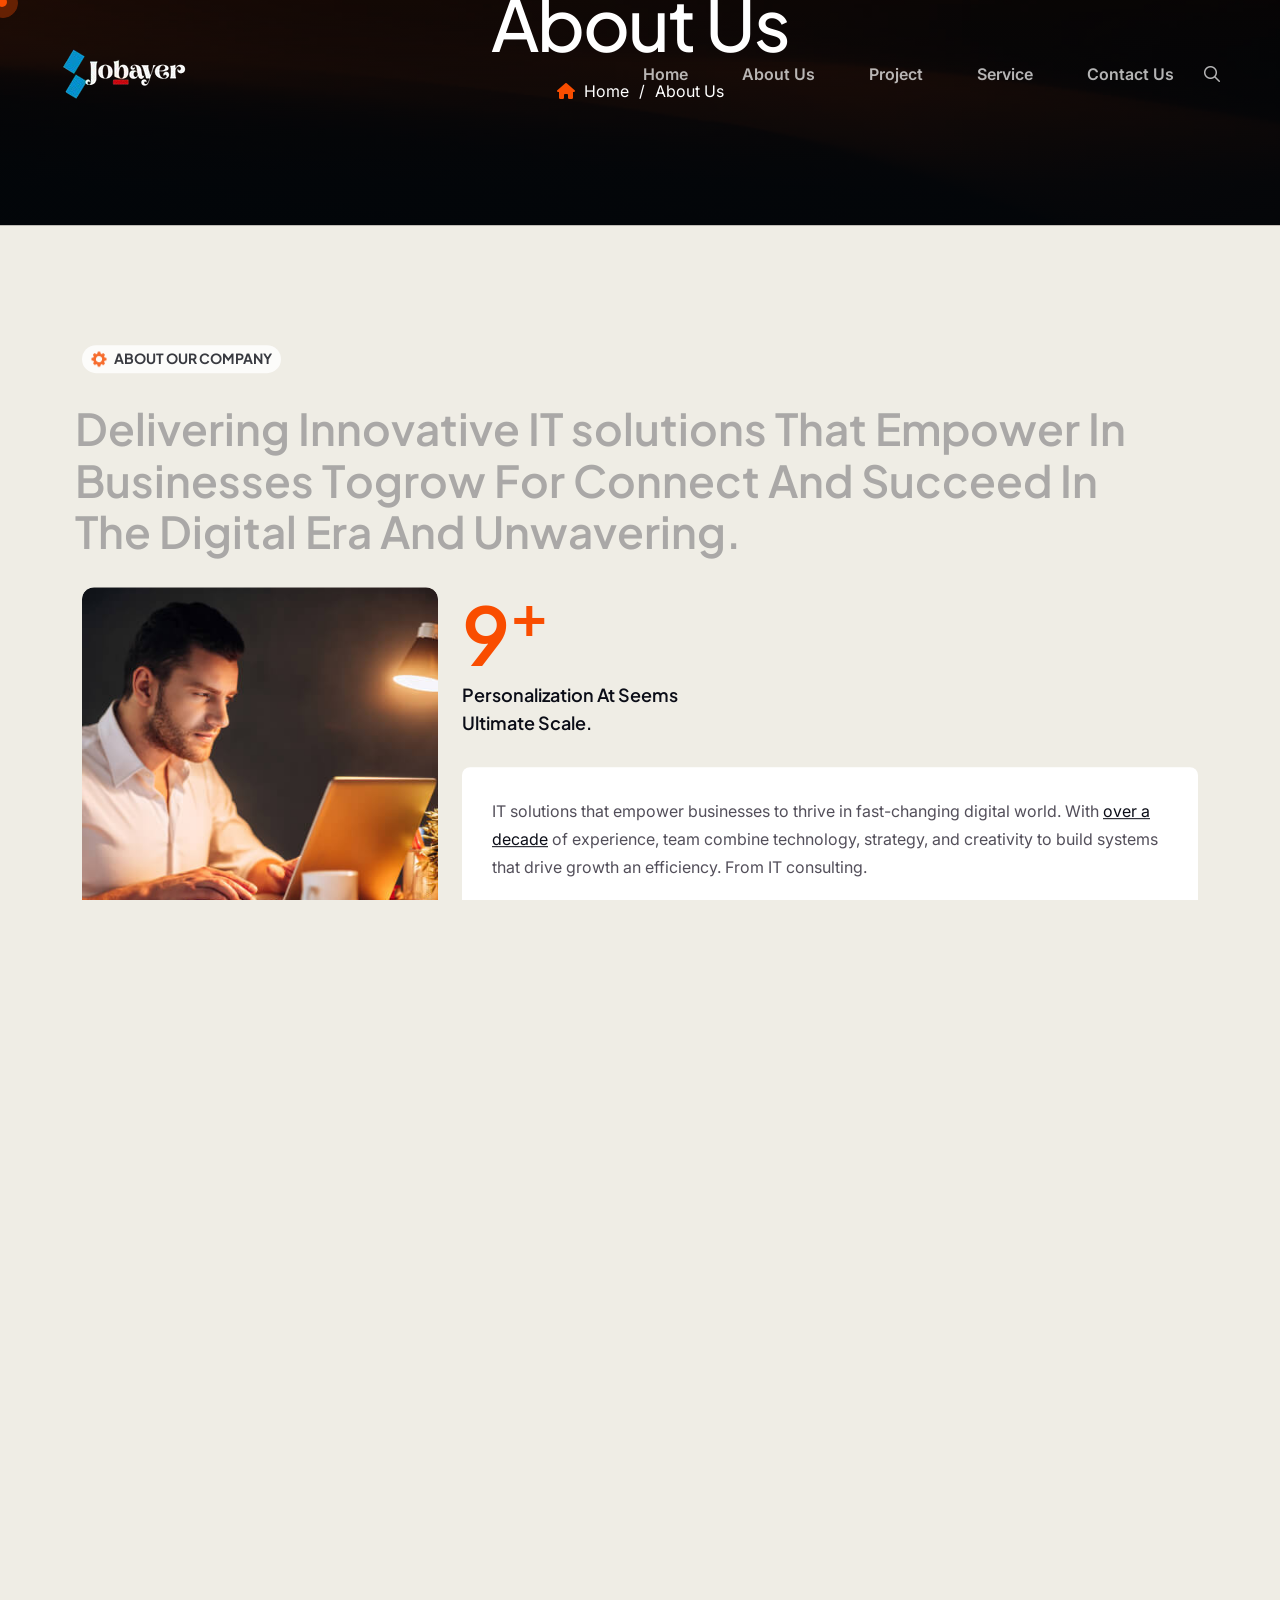
<file: about.html>
<!DOCTYPE html>
<html lang="en">
<!--<< Header Area >>-->    
    

<head>
        <!-- ========== Meta Tags ========== -->
        <meta charset="UTF-8">
        <meta http-equiv="X-UA-Compatible" content="IE=edge">
        <meta name="viewport" content="width=device-width, initial-scale=1">
        <meta name="author" content="Gramentheme">
        <meta name="description" content="Brevon - Multipurpose Business HTML Template">
        <!-- ======== Page title ============ -->
        <title>Jobayer - IT Service & Solution</title>
        <!--<< Favcion >>-->
        <link rel="shortcut icon" href="assets/img/favicon.svg">
        <!--<< Bootstrap min.css >>-->
        <link rel="stylesheet" href="assets/css/bootstrap.min.css">
        <!--<< All Min Css >>-->
        <link rel="stylesheet" href="assets/css/all.min.css">
        <!--<< Animate.css >>-->
        <link rel="stylesheet" href="assets/css/animate.css">
        <!--<< Magnific Popup.css >>-->
        <link rel="stylesheet" href="assets/css/magnific-popup.css">
        <!--<< MeanMenu.css >>-->
        <link rel="stylesheet" href="assets/css/meanmenu.css">
        <!--<< Swiper Bundle.css >>-->
        <link rel="stylesheet" href="assets/css/swiper-bundle.min.css">
        <!--<< Nice Select.css >>-->
        <link rel="stylesheet" href="assets/css/nice-select.css">
        <!--<< Main.css >>-->
        <link rel="stylesheet" href="assets/css/main.css">
    </head>
    <body>

       <!-- Preloader Start -->
        <div id="preloader" class="preloader">
            <div class="animation-preloader">
                <div class="spinner">                
                </div>
                <div class="txt-loading">
                    <span data-text-preloader="J" class="letters-loading">
                        J
                    </span>
                    <span data-text-preloader="O" class="letters-loading">
                        O
                    </span>
                    <span data-text-preloader="B" class="letters-loading">
                        B
                    </span>
                    <span data-text-preloader="A" class="letters-loading">
                        A
                    </span>
                    <span data-text-preloader="Y" class="letters-loading">
                        Y
                    </span>
                    <span data-text-preloader="E" class="letters-loading">
                        E
                    </span>
                    <span data-text-preloader="R" class="letters-loading">
                        R
                    </span>
                </div>

                <p class="text-center">Loading</p>
            </div>
            <div class="loader">
                <div class="row">
                    <div class="col-3 loader-section section-left">
                        <div class="bg"></div>
                    </div>
                    <div class="col-3 loader-section section-left">
                        <div class="bg"></div>
                    </div>
                    <div class="col-3 loader-section section-right">
                        <div class="bg"></div>
                    </div>
                    <div class="col-3 loader-section section-right">
                        <div class="bg"></div>
                    </div>
                </div>
            </div>
        </div>

        <!-- Back To Top Start -->
        <button id="back-top" class="back-to-top">
            <i class="fa-regular fa-arrow-up"></i>
        </button>

        <!-- GT MouseCursor Start -->
        <div class="mouseCursor cursor-outer"></div>
        <div class="mouseCursor cursor-inner"></div>

       

        <!-- Header-Top Section Start -->
        <div class="header-top-section">
            <div class="container-fluid">
                <div class="header-top-wrapper">
                    <div class="header-left">
                         <ul class="list">
                            <li>
                                <i class="fa-solid fa-location-dot"></i>
                                Riverside Park EU-1001
                            </li>
                            <li>।</li>
                            <li>
                                <i class="fa-regular fa-envelope"></i>
                                <a href="mailto:hello@neotix.com">hello@neotix.com</a>
                            </li>
                        </ul>
                    </div>
                    <div class="header-right">
                        <span><i class="fa-regular fa-clock"></i> Mon–Fri 09:00 AM – 06:00 PM</span>
                            <div class="social-icon">
                            <a href="#"><i class="fa-brands fa-facebook-f"></i></a>
                            <a href="#"><i class="fa-brands fa-twitter"></i></a>
                            <a href="#"><i class="fa-brands fa-linkedin"></i></a>
                            <a href="#"><i class="fa-brands fa-instagram"></i></a>
                        </div>
                    </div>
                </div>
            </div>
        </div>

         <!-- Offcanvas Area Start -->
        <div class="fix-area">
            <div class="offcanvas__info">
                <div class="offcanvas__wrapper">
                    <div class="offcanvas__content">
                        <div class="offcanvas__top mb-5 d-flex justify-content-between align-items-center">
                            <div class="offcanvas__logo">
                                <a href="index.html">
                                    <img src="assets/img/logo/Jobayer_05.png" alt="logo-img">
                                </a>
                            </div>
                            <div class="offcanvas__close">
                                <button>
                                <i class="fas fa-times"></i>
                                </button>
                            </div>
                        </div>
                        <p class="text d-none d-xl-block">
                            Nullam dignissim, ante scelerisque the  is euismod fermentum odio sem semper the is erat, a feugiat leo urna eget eros. Duis Aenean a imperdiet risus.
                        </p>
                        <div class="mobile-menu fix mb-3"></div>
                        <div class="offcanvas__contact d-xl-block">
                            <h4 class="d-xl-block">Contact Info</h4>
                            <ul class="d-xl-block">
                                <li class="d-flex align-items-center">
                                    <div class="offcanvas__contact-icon">
                                        <i class="fal fa-map-marker-alt"></i>
                                    </div>
                                    <div class="offcanvas__contact-text">
                                        <a target="_blank" href="#">Main Street, Melbourne, Australia</a>
                                    </div>
                                </li>
                                <li class="d-flex align-items-center">
                                    <div class="offcanvas__contact-icon mr-15">
                                        <i class="fal fa-envelope"></i>
                                    </div>
                                    <div class="offcanvas__contact-text">
                                        <a href="mailto:info@example.com"><span class="mailto:info@example.com">info@example.com</span></a>
                                    </div>
                                </li>
                                <li class="d-flex align-items-center">
                                    <div class="offcanvas__contact-icon mr-15">
                                        <i class="fal fa-clock"></i>
                                    </div>
                                    <div class="offcanvas__contact-text">
                                        <a target="_blank" href="#">Mod-friday, 09am -05pm</a>
                                    </div>
                                </li>
                                <li class="d-flex align-items-center">
                                    <div class="offcanvas__contact-icon mr-15">
                                        <i class="far fa-phone"></i>
                                    </div>
                                    <div class="offcanvas__contact-text">
                                        <a href="tel:+11002345909">+11002345909</a>
                                    </div>
                                </li>
                            </ul>
                            <div class="social-icon d-flex align-items-center">
                                <a href="#"><i class="fab fa-facebook-f"></i></a>
                                <a href="#"><i class="fab fa-twitter"></i></a>
                                <a href="#"><i class="fab fa-youtube"></i></a>
                                <a href="#"><i class="fab fa-linkedin-in"></i></a>
                            </div>
                        </div>
                    </div>
                </div>
            </div>
        </div>
        <div class="offcanvas__overlay"></div>
       
        <!-- Header Section Start -->
        <header id="header-sticky" class="header-1 header-2">
            <div class="container-fluid">
                <div class="mega-menu-wrapper">
                    <div class="header-main">
                        <div class="header-left">
                            <div class="logo">
                            <a href="index.html" class="header-logo">
                                <img src="assets/img/logo/jobayer_04.png" alt="logo-img">
                            </a>
                            <a href="index.html" class="header-logo-2">
                                <img src="assets/img/logo/Jobayer_05.png" alt="logo-img">
                            </a>
                        </div>
                        </div>
                          <div class="header-right d-flex justify-content-end align-items-center">
                            <div class="mean__menu-wrapper">
                                <div class="main-menu">
                                    <nav id="mobile-menu">
                                        <ul>
                                            <li class="has-dropdown active menu-thumb">
                                                <a href="index.html">Home</a>
                                             </li>        
                                                
                                            <li class="has-dropdown active d-xl-none">
                                                <a href="index.html" class="border-none">Home</a>
                                            </li>    
                                            
                                             <li>
                                                <a href="about.html">About Us</a>
                                            </li>

                                            <li>
                                                <a href="project.html">Project</a>
                                            </li>

                                            <li>
                                                <a href="service.html">Service</a>
                                            </li>

                                            <li>
                                                <a href="contact.html">Contact Us</a>
                                            </li>
                                                    
                                        </ul>
                                    </nav>
                                </div>
                            </div>
                            <div class="menu_search">
                                <button class="search_btn"><i class="far fa-search"></i></button>
                            </div>
                            <div class="header-btn">
                                <div class="header-button">
                                <a href="contact.html" class="theme-btn">
                                   Get In Touch <i class="fa-solid fa-arrow-up-right"></i>
                                </a>
                            </div>
                            <div class="header__hamburger d-xl-none my-auto">
                                <div class="sidebar__toggle">
                                    <i class="fas fa-bars"></i>
                                </div>
                              </div>
                            </div>
                        </div>
                    </div>
                </div>
            </div>
        </header>

        <!-- start: Search Popup -->
        <div class="search_popup">
            <div class="container">
            <div class="row">
                <div class="col-xxl-12">
                <div class="search_wrapper">
                    <div class="search_top d-flex align-items-center">
                    <div class="search_logo">
                        <a href="index.html">
                        <img src="assets/img/logo/white-logo.svg" alt="img">
                        </a>
                    </div>
                    <div class="search_close">
                        <button type="button" class="search_close_btn">
                        <i class="fa-thin fa-times"></i>
                        </button>
                    </div>
                    </div>
                    <div class="search_form">
                    <form action="#">
                        <div class="search_input">
                        <input class="search-input-field" type="text" placeholder="Type here to search...">
                        <span class="search-focus-border"></span>
                        <button type="submit">
                            <svg width="20" height="20" viewBox="0 0 20 20" fill="none" xmlns="http://www.w3.org/2000/svg">
                            <path
                                d="M9.55 18.1C14.272 18.1 18.1 14.272 18.1 9.55C18.1 4.82797 14.272 1 9.55 1C4.82797 1 1 4.82797 1 9.55C1 14.272 4.82797 18.1 9.55 18.1Z"
                                stroke="currentColor" stroke-width="1.5" stroke-linecap="round" stroke-linejoin="round" />
                            <path d="M19.0002 19.0002L17.2002 17.2002" stroke="currentColor" stroke-width="1.5"
                                stroke-linecap="round" stroke-linejoin="round" />
                            </svg>
                        </button>
                        </div>
                    </form>
                    </div>
                </div>
                </div>
            </div>
            </div>
        </div>
        <div class="search-popup-overlay"></div>

        
        <div id="smooth-wrapper">
            <div id="smooth-content">

                <!-- Breadcrumb Section Start -->
                <div class="breadcrumb-wrapper bg-cover" style="background-image: url('assets/img/breadcrumb.jpg');">
                    <div class="container">
                        <div class="page-heading">
                            <div class="breadcrumb-sub-title">
                                <h1 class="text-white wow fadeInUp" data-wow-delay=".3s">About us</h1>
                            </div>
                            <ul class="breadcrumb-items wow fadeInUp" data-wow-delay=".5s">
                                <li>
                                    <a href="index.html">
                                        <i class="fa-solid fa-house"></i> Home
                                    </a>
                                </li>
                                <li>
                                    /
                                </li>
                                <li>
                                    About us
                                </li>
                            </ul>
                        </div>
                    </div>
                </div>
                
               <!-- About Section Start -->
                <section class="about-section section-padding fix">
                    <div class="container">
                        <div class="section-title">
                            <span class="sub-title mb-0">
                                <img src="assets/img/home-1/hero/setting.png" alt="img">
                               About Our Company
                            </span>
                            <h2 class="tx-title sec_title  tz-itm-title tz-itm-anim">
                                Delivering Innovative IT solutions That <br> Empower In Businesses Togrow For <br> Connect And Succeed In The Digital <br> Era And Unwavering.
                            </h2>
                        </div>
                        <div class="about-wrapper">
                            <div class="row g-4">
                            <div class="col-lg-4">
                                    <div class="about-image">
                                    <img src="assets/img/home-1/about.jpg" alt="img" class="reveal">
                                </div>
                            </div>
                            <div class="col-lg-8">
                                <div class="about-content">
                                        <div class="about-item">
                                            <div class="count-item">
                                                <h2><span class="count">30</span><sup>+</sup></h2>
                                                <h5>
                                                    Personalization at seems <br> ultimate scale.
                                                </h5>
                                            </div>
                                            <div class="content-box text-anims">
                                                <p>
                                                    IT solutions that empower businesses to thrive in fast-changing digital world. With <span>over a decade</span> of experience,  team combine technology, strategy, and creativity to build systems that drive growth an efficiency. From IT consulting.
                                                </p>
                                                <p>
                                                    <span>IT solutions</span> that empower businesses to thrive in fast-changing digital world. With over a decade of experience,  team combine technology, strategy, and build.
                                                </p>
                                                <a href="about.html" class="theme-btn">
                                                   Know more us <i class="fa-solid fa-arrow-up-right"></i>
                                                </a>
                                            </div>
                                        </div>
                                    </div>
                                </div>
                            </div>
                        </div>
                    </div>
                </section>

                <!-- Team Section Start -->
                <section class="team-section section-padding fix bg-cover" style="background-image: url(assets/img/home-1/team/bg.jpg);">
                    <div class="container">
                        <div class="team-wrapper">
                            <div class="row g-4">
                                <div class="col-xl-3 col-lg-6 col-md-6">
                                    <div class="team-left-content">
                                        <div class="section-title mb-0">
                                            <span class="sub-title style-2 text-white wow fadeInUp">
                                                <img src="assets/img/home-1/hero/setting.png" alt="img">
                                                 OUR EXPERT TEAM
                                            </span>
                                            <h2 class="text-white text-anim">
                                               Meet Expert <br>
                                                Team.
                                            </h2>
                                        </div>
                                        <p class="text">
                                            Businesses to thrive in changing digital world. With over a decade.
                                        </p>
                                        <a href="team-details.html" class="theme-btn">
                                            More members <i class="fa-solid fa-arrow-up-right"></i>
                                        </a>
                                    </div>
                                </div>
                                <div class="col-xl-3 col-lg-6 col-md-6 tp_fade_anim" data-delay=".3" data-fade-from="left">
                                    <div class="team-card-item">
                                        <div class="team-image">
                                            <img src="assets/img/home-1/team/01.jpg" alt="img">
                                            <div class="social-icon">
                                                <a href="#"><i class="fa-brands fa-facebook-f"></i></a>
                                                <a href="#"><i class="fa-brands fa-linkedin-in"></i></a>
                                                <a href="#"><i class="fa-brands fa-twitter"></i></a>
                                                <a href="#"><i class="fa-brands fa-youtube"></i></a>
                                            </div>
                                        </div>
                                        <div class="team-content">
                                            <h3>
                                                <a href="team-details.html">Ronald Richards</a>
                                            </h3>
                                            <p>Brand Manager</p>
                                        </div>
                                    </div>
                                </div>
                                <div class="col-xl-3 col-lg-6 col-md-6 tp_fade_anim" data-delay=".5" data-fade-from="left">
                                    <div class="team-card-item">
                                        <div class="team-image">
                                            <img src="assets/img/home-1/team/02.jpg" alt="img">
                                            <div class="social-icon">
                                                <a href="#"><i class="fa-brands fa-facebook-f"></i></a>
                                                <a href="#"><i class="fa-brands fa-linkedin-in"></i></a>
                                                <a href="#"><i class="fa-brands fa-twitter"></i></a>
                                                <a href="#"><i class="fa-brands fa-youtube"></i></a>
                                            </div>
                                        </div>
                                        <div class="team-content">
                                            <h3>
                                                <a href="team-details.html">Esther Howard</a>
                                            </h3>
                                            <p>Co. founder</p>
                                        </div>
                                    </div>
                                </div>
                                <div class="col-xl-3 col-lg-6 col-md-6 tp_fade_anim" data-delay=".7" data-fade-from="left">
                                    <div class="team-card-item">
                                        <div class="team-image">
                                            <img src="assets/img/home-1/team/03.jpg" alt="img">
                                            <div class="social-icon">
                                                <a href="#"><i class="fa-brands fa-facebook-f"></i></a>
                                                <a href="#"><i class="fa-brands fa-linkedin-in"></i></a>
                                                <a href="#"><i class="fa-brands fa-twitter"></i></a>
                                                <a href="#"><i class="fa-brands fa-youtube"></i></a>
                                            </div>
                                        </div>
                                        <div class="team-content">
                                            <h3>
                                                <a href="team-details.html">Theresa Webb</a>
                                            </h3>
                                            <p>ui-ux designer</p>
                                        </div>
                                    </div>
                                </div>
                            </div>
                        </div>
                    </div>
                </section>

                <!-- Testimonial Section Start -->
                <section class="testimonial-section section-padding fix pb-0">
                    <div class="array-button">
                        <button class="array-prev"><i class="fa-solid fa-chevron-left"></i></button>
                        <button class="array-next"><i class="fa-solid fa-chevron-right"></i></button>
                    </div>
                    <div class="container">
                        <div class="section-title text-center">
                            <span class="sub-title wow fadeInUp">
                                <img src="assets/img/home-1/hero/setting.png" alt="img">
                                 CLIENT TESTIMONIALS
                            </span>
                            <h2 class="text-anim">
                                Client Experiences Inspire <br>
                                Business Trust.
                            </h2>
                        </div>
                        <div class="swiper testimonial-slider">
                            <div class="swiper-wrapper">
                                <div class="swiper-slide">
                                    <div class="testimonial-box-item">
                                        <div class="star">
                                            <i class="fa-solid fa-star"></i>
                                            <i class="fa-solid fa-star"></i>
                                            <i class="fa-solid fa-star"></i>
                                            <i class="fa-solid fa-star"></i>
                                            <i class="fa-solid fa-star"></i>
                                        </div>
                                        <p>
                                            “Businesses to thrive in changing digital world. With over a decade systems that drive growth an efficiency. From IT consulting. Businesses to thrive in changing digital world. With over a decade systems that drive.”
                                        </p>
                                        <div class="client-info-item">
                                            <div class="info-item">
                                                <img src="assets/img/home-1/client-1.jpg" alt="img">
                                                <div class="content">
                                                    <h4>Dianne Russell</h4>
                                                    <span>Brand Manager</span>
                                                </div>
                                            </div>
                                            <div class="logo-image">
                                                <img src="assets/img/home-1/brand/brand-3.png" alt="img">
                                            </div>
                                        </div>
                                    </div>
                                </div>
                                <div class="swiper-slide">
                                    <div class="testimonial-box-item">
                                        <div class="star">
                                            <i class="fa-solid fa-star"></i>
                                            <i class="fa-solid fa-star"></i>
                                            <i class="fa-solid fa-star"></i>
                                            <i class="fa-solid fa-star"></i>
                                            <i class="fa-solid fa-star"></i>
                                        </div>
                                        <p>
                                            “Businesses to thrive in changing digital world. With over a decade systems that drive growth an efficiency. From IT consulting. Businesses to thrive in changing digital world. With over a decade systems that drive.”
                                        </p>
                                        <div class="client-info-item">
                                            <div class="info-item">
                                                <img src="assets/img/home-1/client.jpg" alt="img">
                                                <div class="content">
                                                    <h4>Darlene Robertson</h4>
                                                    <span>Brand Manager</span>
                                                </div>
                                            </div>
                                            <div class="logo-image">
                                                <img src="assets/img/home-1/brand/brand-5.png" alt="img">
                                            </div>
                                        </div>
                                    </div>
                                </div>
                                <div class="swiper-slide">
                                    <div class="testimonial-box-item">
                                        <div class="star">
                                            <i class="fa-solid fa-star"></i>
                                            <i class="fa-solid fa-star"></i>
                                            <i class="fa-solid fa-star"></i>
                                            <i class="fa-solid fa-star"></i>
                                            <i class="fa-solid fa-star"></i>
                                        </div>
                                        <p>
                                            “Businesses to thrive in changing digital world. With over a decade systems that drive growth an efficiency. From IT consulting. Businesses to thrive in changing digital world. With over a decade systems that drive.”
                                        </p>
                                        <div class="client-info-item">
                                            <div class="info-item">
                                                <img src="assets/img/home-1/client-1.jpg" alt="img">
                                                <div class="content">
                                                    <h4>Dianne Russell</h4>
                                                    <span>Brand Manager</span>
                                                </div>
                                            </div>
                                            <div class="logo-image">
                                                <img src="assets/img/home-1/brand/brand-3.png" alt="img">
                                            </div>
                                        </div>
                                    </div>
                                </div>
                                <div class="swiper-slide">
                                    <div class="testimonial-box-item">
                                        <div class="star">
                                            <i class="fa-solid fa-star"></i>
                                            <i class="fa-solid fa-star"></i>
                                            <i class="fa-solid fa-star"></i>
                                            <i class="fa-solid fa-star"></i>
                                            <i class="fa-solid fa-star"></i>
                                        </div>
                                        <p>
                                            “Businesses to thrive in changing digital world. With over a decade systems that drive growth an efficiency. From IT consulting. Businesses to thrive in changing digital world. With over a decade systems that drive.”
                                        </p>
                                        <div class="client-info-item">
                                            <div class="info-item">
                                                <img src="assets/img/home-1/client.jpg" alt="img">
                                                <div class="content">
                                                    <h4>Darlene Robertson</h4>
                                                    <span>Brand Manager</span>
                                                </div>
                                            </div>
                                            <div class="logo-image">
                                                <img src="assets/img/home-1/brand/brand-5.png" alt="img">
                                            </div>
                                        </div>
                                    </div>
                                </div>
                            </div>
                        </div>
                         <div class="swiper-dot">
                            <div class="dot"></div>
                        </div>
                    </div>
                </section>

                <!-- Faq Section Start -->
                <section class="faq-section fix section-padding pb-0">
                    <div class="container">
                        <div class="section-title text-center">
                            <span class="sub-title wow fadeInUp">
                                <img src="assets/img/home-1/hero/setting.png" alt="img">
                                Frequently Asked Questions
                            </span>
                            <h2 class="text-anim">
                               Our Stream Process <br>
                                For Success.
                            </h2>
                        </div>
                        <div class="row justify-content-center">
                            <div class="col-xl-10">
                                <div class="faq-items">
                                    <div class="accordion" id="accordionExample">
                                        <div class="accordion-item wow fadeInUp" data-wow-delay=".3s">
                                            <h2 class="accordion-header" id="headingOne">
                                                <button class="accordion-button" type="button" data-bs-toggle="collapse"
                                                    data-bs-target="#collapseOne" aria-expanded="true" aria-controls="collapseOne">
                                                   1.  What services does an IT solutions company provide?
                                                </button>
                                            </h2>
                                            <div id="collapseOne" class="accordion-collapse collapse show"
                                                aria-labelledby="headingOne" data-bs-parent="#accordionExample" role="region">
                                                <div class="accordion-body">
                                                    <p>
                                                       IT solution companies offer services like software development, website design, cloud solutions, cybersecurity, IT consulting, network setup, server management, and ongoing technical support. IT solution companies offer services like software development, website design, cloud solutions, cybersecurity, IT consulting, network setup, server management, and ongoing technical support.
                                                    </p>
                                                </div>
                                            </div>
                                        </div>
                                        <div class="accordion-item wow fadeInUp" data-wow-delay=".5s">
                                            <h2 class="accordion-header" id="headingTwo">
                                                <button class="accordion-button collapsed" type="button" data-bs-toggle="collapse"
                                                    data-bs-target="#collapseTwo" aria-expanded="false" aria-controls="collapseTwo">
                                                    2. Why does my business need IT support?
                                                </button>
                                            </h2>
                                            <div id="collapseTwo" class="accordion-collapse collapse" aria-labelledby="headingTwo"
                                                data-bs-parent="#accordionExample" role="region">
                                                <div class="accordion-body">
                                                    <p>
                                                     IT solution companies offer services like software development, website design, cloud solutions, cybersecurity, IT consulting, network setup, server management, and ongoing technical support. IT solution companies offer services like software development, website design, cloud solutions, cybersecurity, IT consulting, network setup, server management, and ongoing technical support.
                                                    </p>
                                                </div>
                                            </div>
                                        </div>
                                        <div class="accordion-item wow fadeInUp" data-wow-delay=".7s">
                                            <h2 class="accordion-header" id="headingthree">
                                                <button class="accordion-button collapsed" type="button" data-bs-toggle="collapse"
                                                    data-bs-target="#collapsethree" aria-expanded="false"
                                                    aria-controls="collapsethree">
                                                    3. How can IT solutions improve my business productivity?
                                                </button>
                                            </h2>
                                            <div id="collapsethree" class="accordion-collapse collapse"
                                                aria-labelledby="headingthree" data-bs-parent="#accordionExample" role="region">
                                                <div class="accordion-body">
                                                    <p>
                                                         IT solution companies offer services like software development, website design, cloud solutions, cybersecurity, IT consulting, network setup, server management, and ongoing technical support. IT solution companies offer services like software development, website design, cloud solutions, cybersecurity, IT consulting, network setup, server management, and ongoing technical support.
                                                    </p>
                                                </div>
                                            </div>
                                        </div>
                                        <div class="accordion-item wow fadeInUp" data-wow-delay=".3s">
                                            <h2 class="accordion-header" id="headingfour">
                                                <button class="accordion-button collapsed" type="button" data-bs-toggle="collapse"
                                                    data-bs-target="#collapsefour" aria-expanded="false"
                                                    aria-controls="collapsefour">
                                                    4. What is cloud computing, and how can it help my business?
                                                </button>
                                            </h2>
                                            <div id="collapsefour" class="accordion-collapse collapse" aria-labelledby="headingfour"
                                                data-bs-parent="#accordionExample" role="region">
                                                <div class="accordion-body">
                                                    <p>
                                                   IT solution companies offer services like software development, website design, cloud solutions, cybersecurity, IT consulting, network setup, server management, and ongoing technical support. IT solution companies offer services like software development, website design, cloud solutions, cybersecurity, IT consulting, network setup, server management, and ongoing technical support.
                                                    </p>
                                                </div>
                                            </div>
                                        </div>
                                        <div class="accordion-item mb-0 wow fadeInUp" data-wow-delay=".3s">
                                            <h2 class="accordion-header" id="headingfive">
                                                <button class="accordion-button collapsed" type="button" data-bs-toggle="collapse"
                                                    data-bs-target="#collapsefive" aria-expanded="false"
                                                    aria-controls="collapsefive">
                                                    5. How do you protect my business from cyber threats?
                                                </button>
                                            </h2>
                                            <div id="collapsefive" class="accordion-collapse collapse" aria-labelledby="headingfive"
                                                data-bs-parent="#accordionExample" role="region">
                                                <div class="accordion-body">
                                                    <p>
                                                   IT solution companies offer services like software development, website design, cloud solutions, cybersecurity, IT consulting, network setup, server management, and ongoing technical support. IT solution companies offer services like software development, website design, cloud solutions, cybersecurity, IT consulting, network setup, server management, and ongoing technical support.
                                                    </p>
                                                </div>
                                            </div>
                                        </div>
                                    </div>
                                </div>
                            </div>
                        </div>
                    </div>
                </section>

                <!-- Brand Section Start -->
                <div class="brand-section section-padding fix mt-0 mb-0">
                    <div class="swiper brand-slider">
                        <div class="swiper-wrapper">
                            <div class="swiper-slide">
                                <div class="brand-box-1">
                                <span class="brand-img-1">
                                    <img src="assets/img/home-1/brand/brand-1.png" alt="img">
                                </span>
                                <span class="brand-img-1">
                                    <img src="assets/img/home-1/brand/brand-1.png" alt="img">
                                </span>
                                </div>
                            </div>
                             <div class="swiper-slide">
                                <div class="brand-box-1">
                                <span class="brand-img-1">
                                    <img src="assets/img/home-1/brand/brand-2.png" alt="img">
                                </span>
                                <span class="brand-img-1">
                                    <img src="assets/img/home-1/brand/brand-2.png" alt="img">
                                </span>
                                </div>
                            </div>
                             <div class="swiper-slide">
                                <div class="brand-box-1">
                                <span class="brand-img-1">
                                    <img src="assets/img/home-1/brand/brand-3.png" alt="img">
                                </span>
                                <span class="brand-img-1">
                                    <img src="assets/img/home-1/brand/brand-3.png" alt="img">
                                </span>
                                </div>
                            </div>
                             <div class="swiper-slide">
                                <div class="brand-box-1">
                                <span class="brand-img-1">
                                    <img src="assets/img/home-1/brand/brand-4.png" alt="img">
                                </span>
                                <span class="brand-img-1">
                                    <img src="assets/img/home-1/brand/brand-4.png" alt="img">
                                </span>
                                </div>
                            </div>
                             <div class="swiper-slide">
                                <div class="brand-box-1">
                                <span class="brand-img-1">
                                    <img src="assets/img/home-1/brand/brand-5.png" alt="img">
                                </span>
                                <span class="brand-img-1">
                                    <img src="assets/img/home-1/brand/brand-5.png" alt="img">
                                </span>
                                </div>
                            </div>
                             <div class="swiper-slide">
                                <div class="brand-box-1">
                                <span class="brand-img-1">
                                    <img src="assets/img/home-1/brand/brand-6.png" alt="img">
                                </span>
                                <span class="brand-img-1">
                                    <img src="assets/img/home-1/brand/brand-6.png" alt="img">
                                </span>
                                </div>
                            </div>
                        </div>
                    </div>
                </div>

                <!-- Footer Section Start -->
                <footer class="footer-section fix">
                    <div class="footer-area bg-cover" style="background-image: url(assets/img/home-1/footer-bg.jpg);">
                        <div class="container">
                        <div class="footer-widget-wrapper">
                            <div class="row justify-content-between">
                                <div class="col-xl-4 col-lg-5 col-md-6 wow fadeInUp" data-wow-delay=".2s">
                                    <div class="footer-widget-items">
                                        <div class="widget-head">
                                            <a href="index.html" class="footer-logo">
                                                <img src="assets/img/logo/jobayer_04.png" alt="img">
                                            </a>
                                        </div>
                                        <div class="footer-content">
                                            <p>
                                                Businesses to thrive in changing digital world. With over a decade systems that drive growth an efficiency. From IT consulting.
                                            </p>
                                            <a href="contact.html" class="theme-btn">
                                                Get started now <i class="fa-solid fa-arrow-up-right"></i>
                                            </a>
                                        </div>
                                    </div>
                                </div>
                                <div class="col-xl-2 col-lg-3 col-md-6 wow fadeInUp" data-wow-delay=".4s">
                                    <div class="footer-widget-items">
                                        <div class="widget-head">
                                            <h3>Company</h3>
                                        </div>
                                        <ul class="list-area">
                                            <li>
                                                <a href="about.html">
                                                    About us
                                                </a>
                                            </li>
                                            <li>
                                                <a href="contact.html">
                                                    Work process
                                                </a>
                                            </li>
                                            <li>
                                                <a href="about.html">
                                                    About us
                                                </a>
                                            </li>
                                            <li>
                                                <a href="team.html">
                                                    Our team
                                                </a>
                                            </li>
                                            <li>
                                                <a href="contact.html">
                                                    Contact
                                                </a>
                                            </li>
                                            <li>
                                                <a href="contact.html">
                                                    Careers
                                                </a>
                                            </li>
                                            <li>
                                                <a href="news.html">
                                                    Blogs
                                                </a>
                                            </li>
                                        </ul>
                                    </div>
                                </div>
                                <div class="col-xl-3 ps-lg-5 col-lg-4 col-md-6 wow fadeInUp" data-wow-delay=".6s">
                                    <div class="footer-widget-items">
                                        <div class="widget-head">
                                            <h3>Recourse</h3>
                                        </div>
                                        <ul class="list-area">
                                            <li>
                                                <a href="service-details.html">
                                                    Future innovations
                                                </a>
                                            </li>
                                            <li>
                                                <a href="service-details.html">
                                                    Smart solutions
                                                </a>
                                            </li>
                                            <li>
                                                <a href="service-details.html">
                                                        IT consulting
                                                </a>
                                            </li>
                                            <li>
                                                <a href="service-details.html">
                                                    NextGen  IT 
                                                </a>
                                            </li>
                                            <li>
                                                <a href="service-details.html">
                                                    Cyber security
                                                </a>
                                            </li>
                                            <li>
                                                <a href="service-details.html">
                                                    Software solution
                                                </a>
                                            </li>
                                        </ul>
                                    </div>
                                </div>
                                <div class="col-xl-3 col-lg-6 col-md-6 wow fadeInUp" data-wow-delay=".8s">
                                    <div class="footer-widget-items">
                                        <div class="widget-head">
                                            <h3>Subscribe Newsletter</h3>
                                        </div>
                                        <div class="contact-item">
                                            <form action="#">
                                                <input type="text" placeholder="Email address">
                                            </form>
                                            <button type="submit" class="theme-btn w-100">
                                                    Subscribe now <i class="fa-solid fa-arrow-up-right"></i>
                                            </button>
                                            <div class="social-icon">
                                                <a href="#"><i class="fa-brands fa-facebook-f"></i></a>
                                                <a href="#"><i class="fa-brands fa-linkedin-in"></i></a>
                                                <a href="#"><i class="fa-brands fa-twitter"></i></a>
                                                <a href="#"><i class="fa-brands fa-youtube"></i></a>
                                            </div>
                                        </div>
                                    </div>
                                </div>
                            </div>
                        </div>
                        <div class="footer-bottom-wrapper">
                            <p class="wow fadeInUp" data-wow-delay=".3s">
                               Copyright <span>Jobayer.</span> All rights reserved.
                            </p>
                            <ul class="footer-list wow fadeInUp" data-wow-delay=".7s">
                                <li>
                                    <a href="contact.html">Privacy policy</a>
                                </li>
                                <li>।</li>
                                <li>
                                    <a href="contact.html">Terms & conditions</a>
                                </li>
                            </ul>
                        </div>
                    </div>
                    </div>
                </footer>

            </div>
        </div>

       

        
        <!--<< All JS Plugins >>-->
        <script src="assets/js/jquery-3.7.1.min.js"></script>
        <!--<< Viewport Js >>-->
        <script src="assets/js/viewport.jquery.js"></script>
        <!--<< Bootstrap Js >>-->
        <script src="assets/js/bootstrap.bundle.min.js"></script>
        <!--<< Gsap Min Js >>-->
        <script src="assets/js/gsap.min.js"></script>
        <!--<< ScrollTrigger Min Js >>-->
        <script src="assets/js/ScrollTrigger.min.js"></script>
        <!--<< ScrollSmoother Min Js >>-->
        <script src="assets/js/ScrollSmoother.min.js"></script>
        <!--<< ScrollToPlugin Min Js >>-->
        <script src="assets/js/ScrollToPlugin.min.js"></script>
        <!--<< SplitText Min Js >>-->
        <script src="assets/js/SplitText.min.js"></script>
        <!--<< TextPlugin Min Js >>-->
        <script src="assets/js/TextPlugin.js"></script>
         <!--<< Chroma Min Js >>-->
        <script src="assets/js/chroma.min.js"></script>
        <!--<< nice-selec Js >>-->
        <script src="assets/js/jquery.nice-select.min.js"></script>
        <!--<< Waypoints Js >>-->
        <script src="assets/js/jquery.waypoints.js"></script>
        <!--<< Counterup Js >>-->
        <script src="assets/js/jquery.counterup.min.js"></script>
        <!--<< Swiper Slider Js >>-->
        <script src="assets/js/swiper-bundle.min.js"></script>
        <!--<< MeanMenu Js >>-->
        <script src="assets/js/jquery.meanmenu.min.js"></script>
        <!--<< Parallaxie Js >>-->
        <script src="assets/js/parallaxie.js"></script>
        <!--<< Magnific Popup Js >>-->
        <script src="assets/js/jquery.magnific-popup.min.js"></script>
        <!--<< Wow Animation Js >>-->
        <script src="assets/js/wow.min.js"></script>
        <!--<< Main.js >>-->
        <script src="assets/js/main.js"></script>
    </body>


</html>
</file>
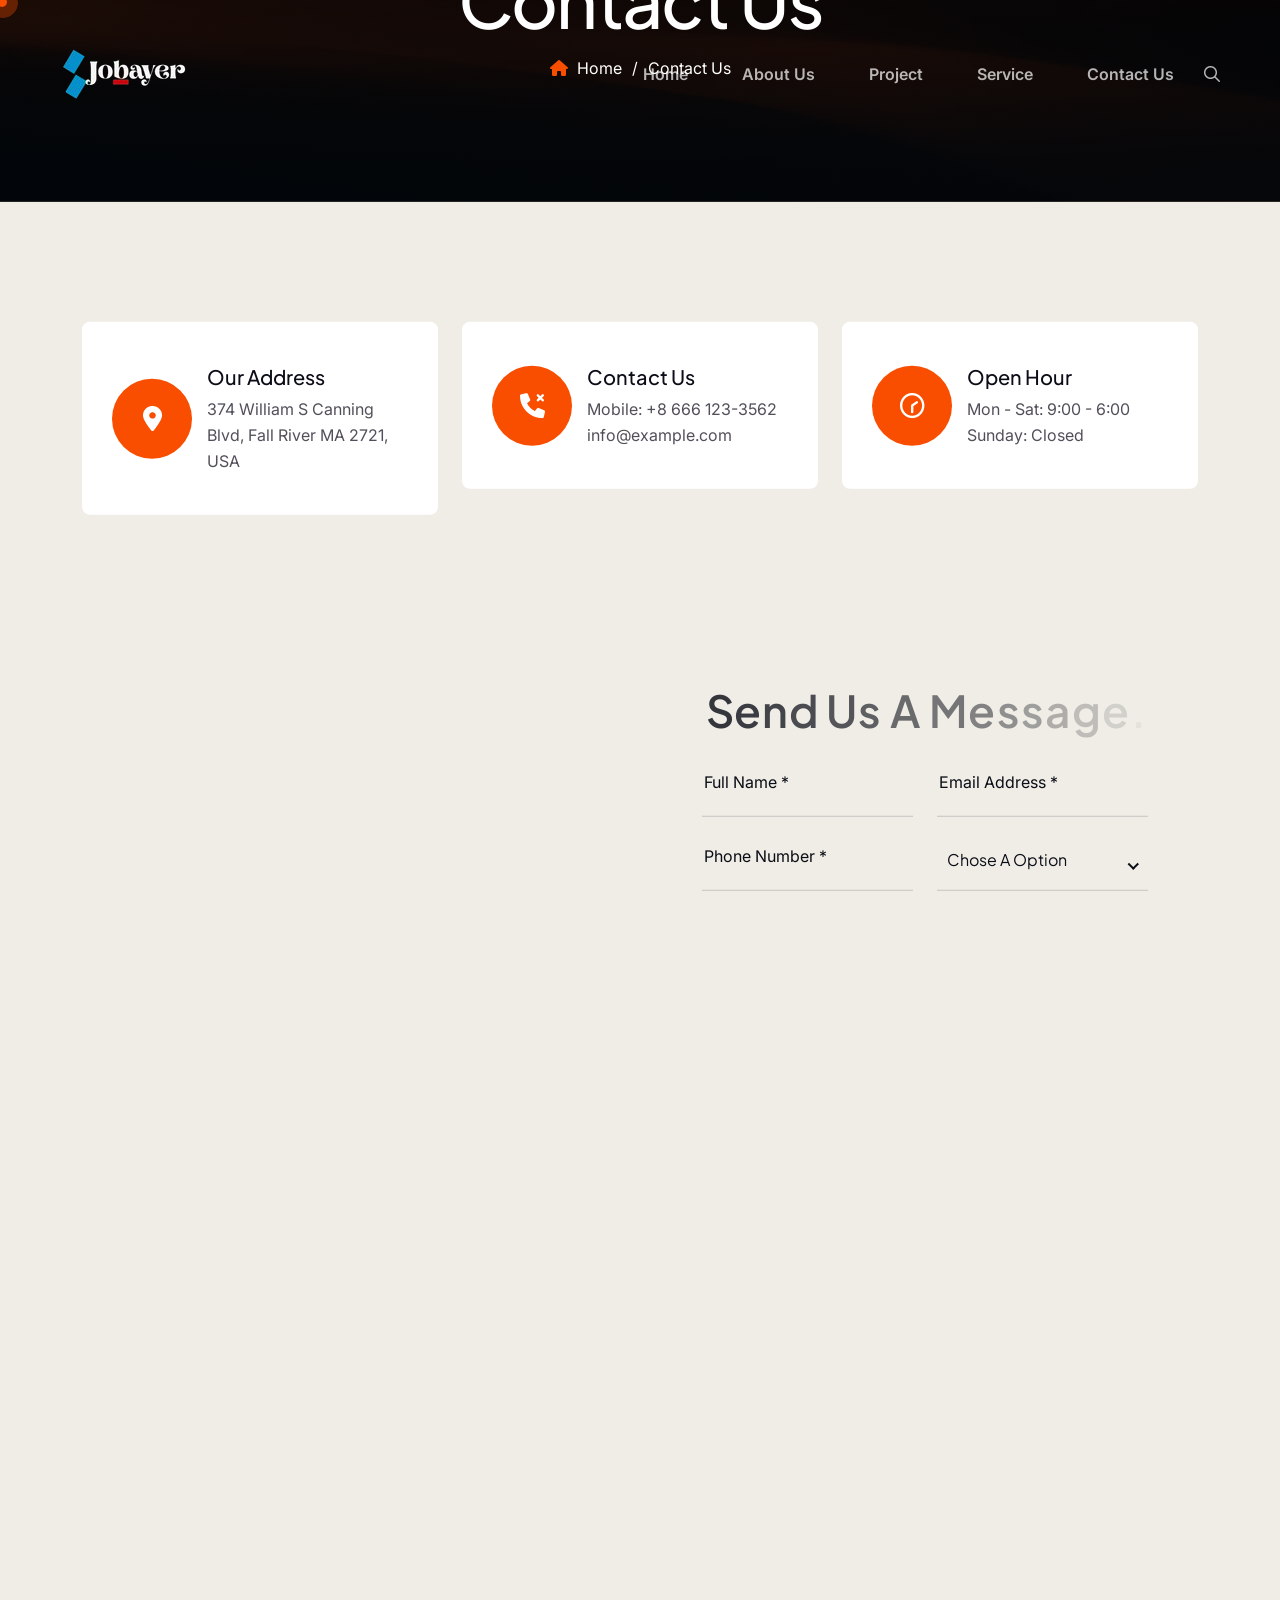
<file: contact.html>
<!DOCTYPE html>
<html lang="en">
    <!--<< Header Area >>-->
    

<head>
        <!-- ========== Meta Tags ========== -->
        <meta charset="UTF-8">
        <meta http-equiv="X-UA-Compatible" content="IE=edge">
        <meta name="viewport" content="width=device-width, initial-scale=1">
        <meta name="author" content="Gramentheme">
        <meta name="description" content="Brevon - Multipurpose Business HTML Template">
        <!-- ======== Page title ============ -->
        <title>Jobayer - IT Service & Solution</title>
        <!--<< Favcion >>-->
        <link rel="shortcut icon" href="assets/img/favicon.svg">
        <!--<< Bootstrap min.css >>-->
        <link rel="stylesheet" href="assets/css/bootstrap.min.css">
        <!--<< All Min Css >>-->
        <link rel="stylesheet" href="assets/css/all.min.css">
        <!--<< Animate.css >>-->
        <link rel="stylesheet" href="assets/css/animate.css">
        <!--<< Magnific Popup.css >>-->
        <link rel="stylesheet" href="assets/css/magnific-popup.css">
        <!--<< MeanMenu.css >>-->
        <link rel="stylesheet" href="assets/css/meanmenu.css">
        <!--<< Swiper Bundle.css >>-->
        <link rel="stylesheet" href="assets/css/swiper-bundle.min.css">
        <!--<< Nice Select.css >>-->
        <link rel="stylesheet" href="assets/css/nice-select.css">
        <!--<< Main.css >>-->
        <link rel="stylesheet" href="assets/css/main.css">
    </head>
    <body>

        <!-- Preloader Start -->
        <div id="preloader" class="preloader">
            <div class="animation-preloader">
                <div class="spinner">                
                </div>
                <div class="txt-loading">
                    <span data-text-preloader="J" class="letters-loading">
                        J
                    </span>
                    <span data-text-preloader="O" class="letters-loading">
                        O
                    </span>
                    <span data-text-preloader="B" class="letters-loading">
                        B
                    </span>
                    <span data-text-preloader="A" class="letters-loading">
                        A
                    </span>
                    <span data-text-preloader="Y" class="letters-loading">
                        Y
                    </span>
                    <span data-text-preloader="E" class="letters-loading">
                        E
                    </span>
                    <span data-text-preloader="R" class="letters-loading">
                        R
                    </span>
                </div>

                <p class="text-center">Loading</p>
            </div>
            <div class="loader">
                <div class="row">
                    <div class="col-3 loader-section section-left">
                        <div class="bg"></div>
                    </div>
                    <div class="col-3 loader-section section-left">
                        <div class="bg"></div>
                    </div>
                    <div class="col-3 loader-section section-right">
                        <div class="bg"></div>
                    </div>
                    <div class="col-3 loader-section section-right">
                        <div class="bg"></div>
                    </div>
                </div>
            </div>
        </div>

        <!-- Back To Top Start -->
        <button id="back-top" class="back-to-top">
            <i class="fa-regular fa-arrow-up"></i>
        </button>

        <!-- GT MouseCursor Start -->
        <div class="mouseCursor cursor-outer"></div>
        <div class="mouseCursor cursor-inner"></div>

       

        <!-- Header-Top Section Start -->
        <div class="header-top-section">
            <div class="container-fluid">
                <div class="header-top-wrapper">
                    <div class="header-left">
                         <ul class="list">
                            <li>
                                <i class="fa-solid fa-location-dot"></i>
                                Riverside Park EU-1001
                            </li>
                            <li>।</li>
                            <li>
                                <i class="fa-regular fa-envelope"></i>
                                <a href="mailto:hello@neotix.com">hello@neotix.com</a>
                            </li>
                        </ul>
                    </div>
                    <div class="header-right">
                        <span><i class="fa-regular fa-clock"></i> Mon–Fri 09:00 AM – 06:00 PM</span>
                            <div class="social-icon">
                            <a href="#"><i class="fa-brands fa-facebook-f"></i></a>
                            <a href="#"><i class="fa-brands fa-twitter"></i></a>
                            <a href="#"><i class="fa-brands fa-linkedin"></i></a>
                            <a href="#"><i class="fa-brands fa-instagram"></i></a>
                        </div>
                    </div>
                </div>
            </div>
        </div>

         <!-- Offcanvas Area Start -->
        <div class="fix-area">
            <div class="offcanvas__info">
                <div class="offcanvas__wrapper">
                    <div class="offcanvas__content">
                        <div class="offcanvas__top mb-5 d-flex justify-content-between align-items-center">
                            <div class="offcanvas__logo">
                                <a href="index.html">
                                    <img src="assets/img/logo/Jobayer_05.png" alt="logo-img">
                                </a>
                            </div>
                            <div class="offcanvas__close">
                                <button>
                                <i class="fas fa-times"></i>
                                </button>
                            </div>
                        </div>
                        <p class="text d-none d-xl-block">
                            Nullam dignissim, ante scelerisque the  is euismod fermentum odio sem semper the is erat, a feugiat leo urna eget eros. Duis Aenean a imperdiet risus.
                        </p>
                        <div class="mobile-menu fix mb-3"></div>
                        <div class="offcanvas__contact d-xl-block">
                            <h4 class="d-xl-block">Contact Info</h4>
                            <ul class="d-xl-block">
                                <li class="d-flex align-items-center">
                                    <div class="offcanvas__contact-icon">
                                        <i class="fal fa-map-marker-alt"></i>
                                    </div>
                                    <div class="offcanvas__contact-text">
                                        <a target="_blank" href="#">Main Street, Melbourne, Australia</a>
                                    </div>
                                </li>
                                <li class="d-flex align-items-center">
                                    <div class="offcanvas__contact-icon mr-15">
                                        <i class="fal fa-envelope"></i>
                                    </div>
                                    <div class="offcanvas__contact-text">
                                        <a href="mailto:info@example.com"><span class="mailto:info@example.com">info@example.com</span></a>
                                    </div>
                                </li>
                                <li class="d-flex align-items-center">
                                    <div class="offcanvas__contact-icon mr-15">
                                        <i class="fal fa-clock"></i>
                                    </div>
                                    <div class="offcanvas__contact-text">
                                        <a target="_blank" href="#">Mod-friday, 09am -05pm</a>
                                    </div>
                                </li>
                                <li class="d-flex align-items-center">
                                    <div class="offcanvas__contact-icon mr-15">
                                        <i class="far fa-phone"></i>
                                    </div>
                                    <div class="offcanvas__contact-text">
                                        <a href="tel:+11002345909">+11002345909</a>
                                    </div>
                                </li>
                            </ul>
                            <div class="social-icon d-flex align-items-center">
                                <a href="#"><i class="fab fa-facebook-f"></i></a>
                                <a href="#"><i class="fab fa-twitter"></i></a>
                                <a href="#"><i class="fab fa-youtube"></i></a>
                                <a href="#"><i class="fab fa-linkedin-in"></i></a>
                            </div>
                        </div>
                    </div>
                </div>
            </div>
        </div>
        <div class="offcanvas__overlay"></div>

        
        <!-- Header Section Start -->
        <header id="header-sticky" class="header-1 header-2">
            <div class="container-fluid">
                <div class="mega-menu-wrapper">
                    <div class="header-main">
                        <div class="header-left">
                            <div class="logo">
                            <a href="index.html" class="header-logo">
                                <img src="assets/img/logo/jobayer_04.png" alt="logo-img">
                            </a>
                            <a href="index.html" class="header-logo-2">
                                <img src="assets/img/logo/Jobayer_05.png" alt="logo-img">
                            </a>
                        </div>
                        </div>
                          <div class="header-right d-flex justify-content-end align-items-center">
                            <div class="mean__menu-wrapper">
                                <div class="main-menu">
                                    <nav id="mobile-menu">
                                        <ul>
                                            <li class="has-dropdown active menu-thumb">
                                                <a href="index.html">Home</a>
                                             </li>        
                                                
                                            <li class="has-dropdown active d-xl-none">
                                                <a href="index.html" class="border-none">Home</a>
                                            </li>    
                                            
                                             <li>
                                                <a href="about.html">About Us</a>
                                            </li>

                                            <li>
                                                <a href="project.html">Project</a>
                                            </li>

                                            <li>
                                                <a href="service.html">Service</a>
                                            </li>

                                            <li>
                                                <a href="contact.html">Contact Us</a>
                                            </li>
                                                    
                                        </ul>
                                    </nav>
                                </div>
                            </div>
                            <div class="menu_search">
                                <button class="search_btn"><i class="far fa-search"></i></button>
                            </div>
                            <div class="header-btn">
                                <div class="header-button">
                                <a href="contact.html" class="theme-btn">
                                   Get In Touch <i class="fa-solid fa-arrow-up-right"></i>
                                </a>
                            </div>
                            <div class="header__hamburger d-xl-none my-auto">
                                <div class="sidebar__toggle">
                                    <i class="fas fa-bars"></i>
                                </div>
                              </div>
                            </div>
                        </div>
                    </div>
                </div>
            </div>
        </header>

        <!-- start: Search Popup -->
        <div class="search_popup">
            <div class="container">
            <div class="row">
                <div class="col-xxl-12">
                <div class="search_wrapper">
                    <div class="search_top d-flex align-items-center">
                    <div class="search_logo">
                        <a href="index.html">
                        <img src="assets/img/logo/white-logo.svg" alt="img">
                        </a>
                    </div>
                    <div class="search_close">
                        <button type="button" class="search_close_btn">
                        <i class="fa-thin fa-times"></i>
                        </button>
                    </div>
                    </div>
                    <div class="search_form">
                    <form action="#">
                        <div class="search_input">
                        <input class="search-input-field" type="text" placeholder="Type here to search...">
                        <span class="search-focus-border"></span>
                        <button type="submit">
                            <svg width="20" height="20" viewBox="0 0 20 20" fill="none" xmlns="http://www.w3.org/2000/svg">
                            <path
                                d="M9.55 18.1C14.272 18.1 18.1 14.272 18.1 9.55C18.1 4.82797 14.272 1 9.55 1C4.82797 1 1 4.82797 1 9.55C1 14.272 4.82797 18.1 9.55 18.1Z"
                                stroke="currentColor" stroke-width="1.5" stroke-linecap="round" stroke-linejoin="round" />
                            <path d="M19.0002 19.0002L17.2002 17.2002" stroke="currentColor" stroke-width="1.5"
                                stroke-linecap="round" stroke-linejoin="round" />
                            </svg>
                        </button>
                        </div>
                    </form>
                    </div>
                </div>
                </div>
            </div>
            </div>
        </div>
        <div class="search-popup-overlay"></div>

        
        <div id="smooth-wrapper">
            <div id="smooth-content">

                <!-- Breadcrumb Section Start -->
                <div class="breadcrumb-wrapper bg-cover" style="background-image: url('assets/img/breadcrumb.jpg');">
                    <div class="container">
                        <div class="page-heading">
                            <div class="breadcrumb-sub-title">
                                <h1 class="text-white wow fadeInUp" data-wow-delay=".3s">Contact us</h1>
                            </div>
                            <ul class="breadcrumb-items wow fadeInUp" data-wow-delay=".5s">
                                <li>
                                    <a href="index.html">
                                        <i class="fa-solid fa-house"></i> Home
                                    </a>
                                </li>
                                <li>
                                    /
                                </li>
                                <li>
                                    Contact us
                                </li>
                            </ul>
                        </div>
                    </div>
                </div>
                
               <!-- Contact Info Section Start -->
                <section class="contact-info-section fix section-padding">
                    <div class="container">
                        <div class="row g-4">
                            <div class="col-xl-4 col-lg-6 col-md-6 wow fadeInUp" data-wow-delay=".3s">
                                <div class="contact-info-box">
                                    <div class="icon">
                                        <i class="fa-sharp fa-solid fa-location-dot"></i>
                                    </div>
                                    <div class="content">
                                        <h4>Our address</h4>
                                        <p>374 William S Canning Blvd, Fall River MA 2721, USA</p>
                                    </div>
                                </div>
                            </div>
                             <div class="col-xl-4 col-lg-6 col-md-6 wow fadeInUp" data-wow-delay=".5s">
                                <div class="contact-info-box">
                                    <div class="icon">
                                      <i class="fa-solid fa-phone-xmark"></i>
                                    </div>
                                    <div class="content">
                                        <h4>Contact Us</h4>
                                        <p>
                                            <a class="d-block" href="tel:+86661233562">Mobile: +8 666 123-3562</a>
                                            <a href="mailto:info@example.com">info@example.com</a>
                                        </p>
                                    </div>
                                </div>
                            </div>
                            <div class="col-xl-4 col-lg-6 col-md-6 wow fadeInUp" data-wow-delay=".7s">
                                <div class="contact-info-box">
                                    <div class="icon">
                                        <i class="fa-regular fa-clock-two-thirty"></i>
                                    </div>
                                    <div class="content">
                                        <h4>Open hour</h4>
                                        <p>Mon - Sat: 9:00 -  6:00</p>
                                        <p>Sunday: Closed</p>
                                    </div>
                                </div>
                            </div>
                        </div>
                    </div>
                </section>

                <!-- Contact Section Start -->
                <section class="contact-section fix section-padding pt-0">
                    <div class="container">
                        <div class="contact-wrapper-inner">
                            <div class="row g-4">
                                <div class="col-lg-6">
                                    <div class="contact-map">
                                    <!-- <iframe src="https://www.google.com/maps/embed?pb=!1m18!1m12!1m3!1d6678.7619084840835!2d144.9618311901502!3d-37.81450084255415!2m3!1f0!2f0!3f0!3m2!1i1024!2i768!4f13.1!3m3!1m2!1s0x6ad642b4758afc1d%3A0x3119cc820fdfc62e!2sEnvato!5e0!3m2!1sen!2sbd!4v1641984054261!5m2!1sen!2sbd" style="border:0;" allowfullscreen="" loading="lazy"></iframe> -->

                                    <iframe src="https://www.google.com/maps/embed?pb=!1m18!1m12!1m3!1d233668.0639733188!2d90.25487436275439!3d23.780753028260268!2m3!1f0!2f0!3f0!3m2!1i1024!2i768!4f13.1!3m3!1m2!1s0x3755b8b087026b81%3A0x8fa563bbdd5904c2!2sDhaka!5e0!3m2!1sen!2sbd!4v1792341983459!5m2!1sen!2sbd" style="border:0;" allowfullscreen="" loading="lazy"></iframe>

                                    </div>
                                </div>
                                <div class="col-lg-6">
                                    <div class="contact-box-items">   
                                        <h2 class="text-anim">Send Us A Message.</h2>          
                                        <form action="https://ex-coders.com/html/neotix/contact.php" id="contact-form" class="contact-form-box">
                                            <div class="row g-4 align-items-center">
                                                <div class="col-lg-6 col-md-6 wow fadeInUp" data-wow-delay=".3s">
                                                    <div class="form-clt">
                                                        <input type="text" placeholder="Full name *">
                                                    </div>
                                                </div>
                                                <div class="col-lg-6 col-md-6 wow fadeInUp" data-wow-delay=".5s">
                                                    <div class="form-clt">
                                                        <input type="text" placeholder="Email address *">
                                                    </div>
                                                </div>
                                                <div class="col-lg-6 col-md-6 wow fadeInUp" data-wow-delay=".3s">
                                                    <div class="form-clt">
                                                        <input type="text" placeholder="Phone number *">
                                                    </div>
                                                </div>
                                                 <div class="col-lg-6 col-md-6 wow fadeInUp" data-wow-delay=".5s">
                                                    <div class="form-clt">
                                                        <div class="form">
                                                            <select class="single-select w-100">
                                                                <option>Chose a option</option>
                                                                <option>Digital Marketing</option>
                                                                <option>Software & IT Service</option>
                                                                <option>Finance & Investment</option>
                                                            </select>
                                                        </div>
                                                    </div>
                                                </div>
                                                <div class="col-lg-12 wow fadeInUp" data-wow-delay=".3s">
                                                    <div class="form-clt">
                                                        <textarea name="message" placeholder="Type your message"></textarea>
                                                    </div>
                                                </div>
                                                <div class="col-lg-12 wow fadeInUp" data-wow-delay=".5s">
                                                    <button type="submit" class="theme-btn wow fadeInUp" data-wow-delay=".5s">
                                                        Send now <i class="fa-solid fa-arrow-up-right"></i>
                                                    </button>
                                                </div>
                                            </div>
                                        </form>
                                    </div>
                                </div>
                            </div>
                        </div>
                    </div>
                </section>

                <!-- Footer Section Start -->
                <footer class="footer-section fix">
                    <div class="footer-area bg-cover" style="background-image: url(assets/img/home-1/footer-bg.jpg);">
                        <div class="container">
                        <div class="footer-widget-wrapper">
                            <div class="row justify-content-between">
                                <div class="col-xl-4 col-lg-5 col-md-6 wow fadeInUp" data-wow-delay=".2s">
                                    <div class="footer-widget-items">
                                        <div class="widget-head">
                                            <a href="index.html" class="footer-logo">
                                                <img src="assets/img/logo/jobayer_04.png" alt="img">
                                            </a>
                                        </div>
                                        <div class="footer-content">
                                            <p>
                                                Businesses to thrive in changing digital world. With over a decade systems that drive growth an efficiency. From IT consulting.
                                            </p>
                                            <a href="contact.html" class="theme-btn">
                                                Get started now <i class="fa-solid fa-arrow-up-right"></i>
                                            </a>
                                        </div>
                                    </div>
                                </div>
                                <div class="col-xl-2 col-lg-3 col-md-6 wow fadeInUp" data-wow-delay=".4s">
                                    <div class="footer-widget-items">
                                        <div class="widget-head">
                                            <h3>Company</h3>
                                        </div>
                                        <ul class="list-area">
                                            <li>
                                                <a href="about.html">
                                                    About us
                                                </a>
                                            </li>
                                            <li>
                                                <a href="contact.html">
                                                    Work process
                                                </a>
                                            </li>
                                            <li>
                                                <a href="about.html">
                                                    About us
                                                </a>
                                            </li>
                                            <li>
                                                <a href="team.html">
                                                    Our team
                                                </a>
                                            </li>
                                            <li>
                                                <a href="contact.html">
                                                    Contact
                                                </a>
                                            </li>
                                            <li>
                                                <a href="contact.html">
                                                    Careers
                                                </a>
                                            </li>
                                            <li>
                                                <a href="news.html">
                                                    Blogs
                                                </a>
                                            </li>
                                        </ul>
                                    </div>
                                </div>
                                <div class="col-xl-3 ps-lg-5 col-lg-4 col-md-6 wow fadeInUp" data-wow-delay=".6s">
                                    <div class="footer-widget-items">
                                        <div class="widget-head">
                                            <h3>Recourse</h3>
                                        </div>
                                        <ul class="list-area">
                                            <li>
                                                <a href="service-details.html">
                                                    Future innovations
                                                </a>
                                            </li>
                                            <li>
                                                <a href="service-details.html">
                                                    Smart solutions
                                                </a>
                                            </li>
                                            <li>
                                                <a href="service-details.html">
                                                        IT consulting
                                                </a>
                                            </li>
                                            <li>
                                                <a href="service-details.html">
                                                    NextGen  IT 
                                                </a>
                                            </li>
                                            <li>
                                                <a href="service-details.html">
                                                    Cyber security
                                                </a>
                                            </li>
                                            <li>
                                                <a href="service-details.html">
                                                    Software solution
                                                </a>
                                            </li>
                                        </ul>
                                    </div>
                                </div>
                                <div class="col-xl-3 col-lg-6 col-md-6 wow fadeInUp" data-wow-delay=".8s">
                                    <div class="footer-widget-items">
                                        <div class="widget-head">
                                            <h3>Subscribe Newsletter</h3>
                                        </div>
                                        <div class="contact-item">
                                            <form action="#">
                                                <input type="text" placeholder="Email address">
                                            </form>
                                            <button type="submit" class="theme-btn w-100">
                                                    Subscribe now <i class="fa-solid fa-arrow-up-right"></i>
                                            </button>
                                            <div class="social-icon">
                                                <a href="#"><i class="fa-brands fa-facebook-f"></i></a>
                                                <a href="#"><i class="fa-brands fa-linkedin-in"></i></a>
                                                <a href="#"><i class="fa-brands fa-twitter"></i></a>
                                                <a href="#"><i class="fa-brands fa-youtube"></i></a>
                                            </div>
                                        </div>
                                    </div>
                                </div>
                            </div>
                        </div>
                        <div class="footer-bottom-wrapper">
                            <p class="wow fadeInUp" data-wow-delay=".3s">
                               Copyright <span>Jobayer.</span> All rights reserved.
                            </p>
                            <ul class="footer-list wow fadeInUp" data-wow-delay=".7s">
                                <li>
                                    <a href="contact.html">Privacy policy</a>
                                </li>
                                <li>।</li>
                                <li>
                                    <a href="contact.html">Terms & conditions</a>
                                </li>
                            </ul>
                        </div>
                    </div>
                    </div>
                </footer>

            </div>
        </div>

       

        
        <!--<< All JS Plugins >>-->
        <script src="assets/js/jquery-3.7.1.min.js"></script>
        <!--<< Viewport Js >>-->
        <script src="assets/js/viewport.jquery.js"></script>
        <!--<< Bootstrap Js >>-->
        <script src="assets/js/bootstrap.bundle.min.js"></script>
        <!--<< Gsap Min Js >>-->
        <script src="assets/js/gsap.min.js"></script>
        <!--<< ScrollTrigger Min Js >>-->
        <script src="assets/js/ScrollTrigger.min.js"></script>
        <!--<< ScrollSmoother Min Js >>-->
        <script src="assets/js/ScrollSmoother.min.js"></script>
        <!--<< ScrollToPlugin Min Js >>-->
        <script src="assets/js/ScrollToPlugin.min.js"></script>
        <!--<< SplitText Min Js >>-->
        <script src="assets/js/SplitText.min.js"></script>
        <!--<< TextPlugin Min Js >>-->
        <script src="assets/js/TextPlugin.js"></script>
         <!--<< Chroma Min Js >>-->
        <script src="assets/js/chroma.min.js"></script>
        <!--<< nice-selec Js >>-->
        <script src="assets/js/jquery.nice-select.min.js"></script>
        <!--<< Waypoints Js >>-->
        <script src="assets/js/jquery.waypoints.js"></script>
        <!--<< Counterup Js >>-->
        <script src="assets/js/jquery.counterup.min.js"></script>
        <!--<< Swiper Slider Js >>-->
        <script src="assets/js/swiper-bundle.min.js"></script>
        <!--<< MeanMenu Js >>-->
        <script src="assets/js/jquery.meanmenu.min.js"></script>
        <!--<< Parallaxie Js >>-->
        <script src="assets/js/parallaxie.js"></script>
        <!--<< Magnific Popup Js >>-->
        <script src="assets/js/jquery.magnific-popup.min.js"></script>
        <!--<< Wow Animation Js >>-->
        <script src="assets/js/wow.min.js"></script>
        <!--<< Ajax Mail Js >>-->
        <script src="assets/js/ajax-mail.js"></script>
        <!--<< Main.js >>-->
        <script src="assets/js/main.js"></script>
    </body>


</html>
</file>
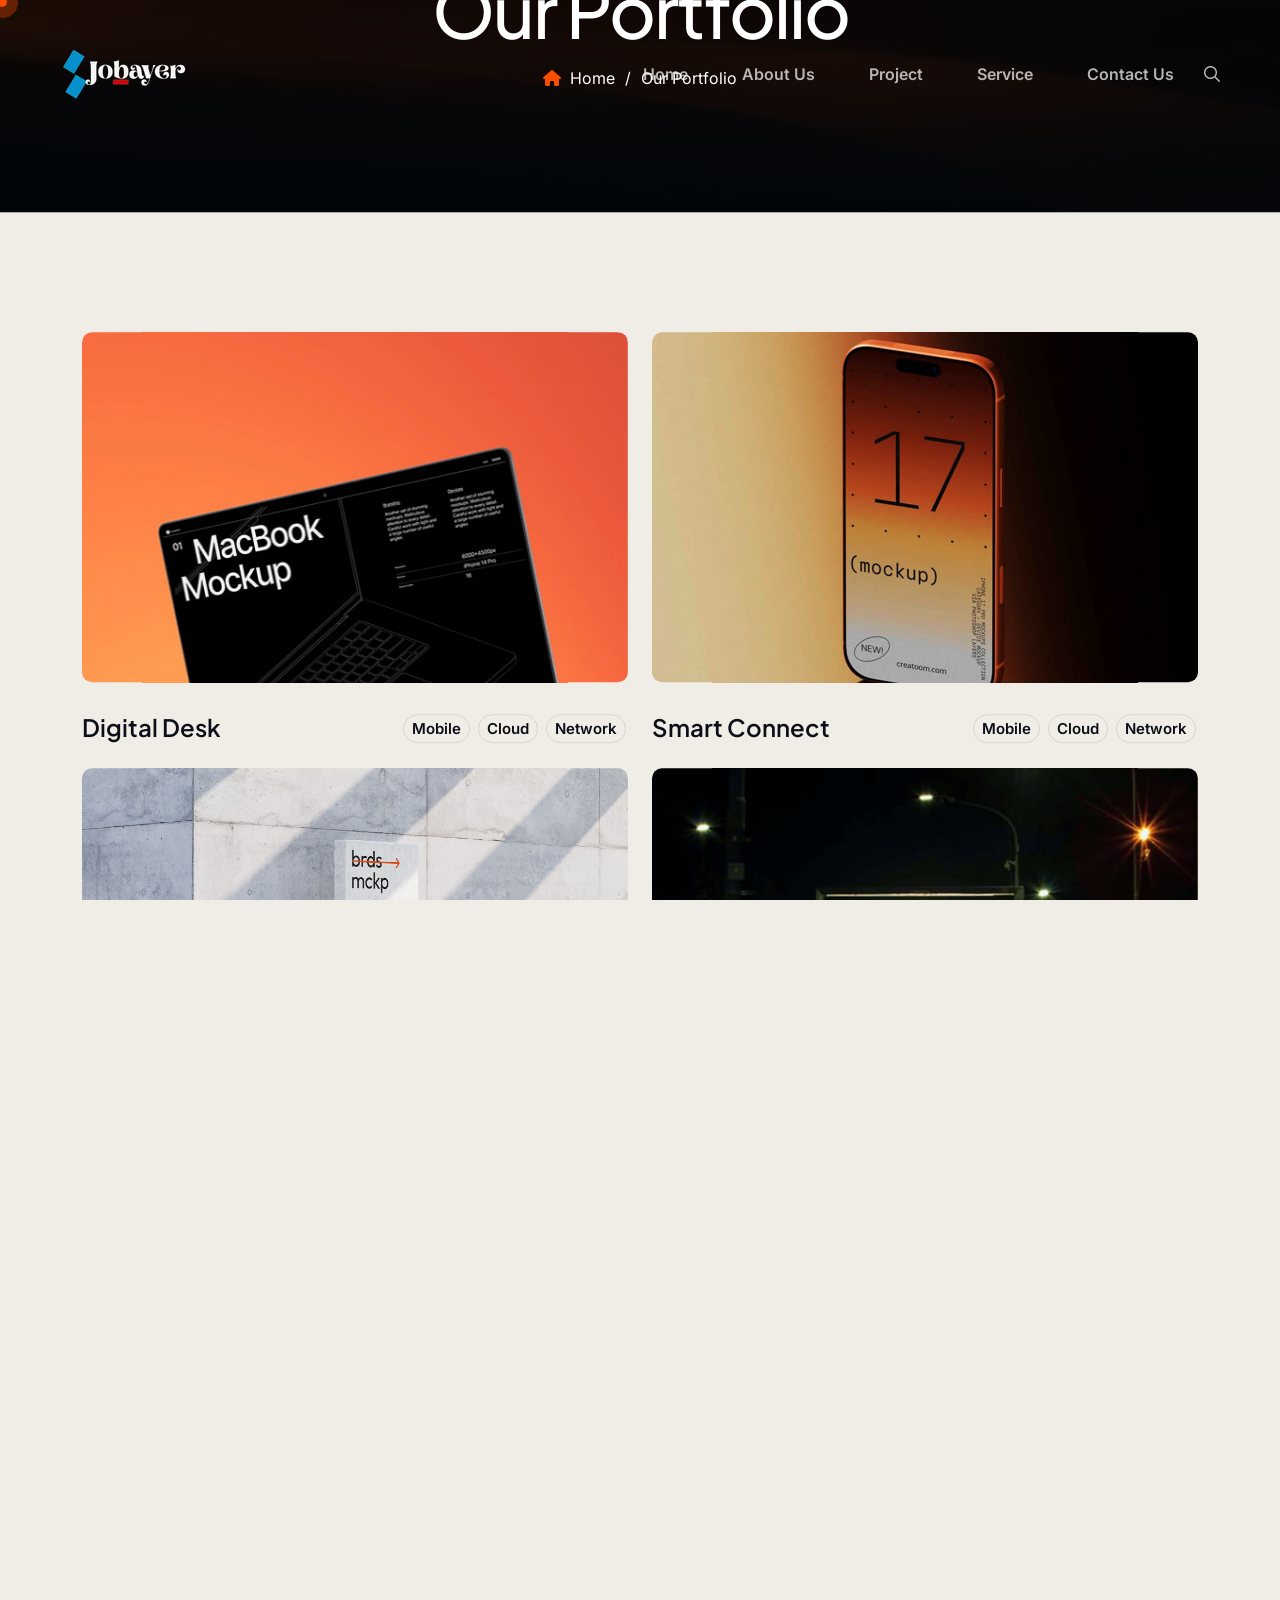
<file: project.html>
<!DOCTYPE html>
<html lang="en">
    <!--<< Header Area >>-->
    

<head>
        <!-- ========== Meta Tags ========== -->
        <meta charset="UTF-8">
        <meta http-equiv="X-UA-Compatible" content="IE=edge">
        <meta name="viewport" content="width=device-width, initial-scale=1">
        <meta name="author" content="Gramentheme">
        <meta name="description" content="Brevon - Multipurpose Business HTML Template">
        <!-- ======== Page title ============ -->
        <title>Jobayer - IT Service & Solution</title>
        <!--<< Favcion >>-->
        <link rel="shortcut icon" href="assets/img/favicon.svg">
        <!--<< Bootstrap min.css >>-->
        <link rel="stylesheet" href="assets/css/bootstrap.min.css">
        <!--<< All Min Css >>-->
        <link rel="stylesheet" href="assets/css/all.min.css">
        <!--<< Animate.css >>-->
        <link rel="stylesheet" href="assets/css/animate.css">
        <!--<< Magnific Popup.css >>-->
        <link rel="stylesheet" href="assets/css/magnific-popup.css">
        <!--<< MeanMenu.css >>-->
        <link rel="stylesheet" href="assets/css/meanmenu.css">
        <!--<< Swiper Bundle.css >>-->
        <link rel="stylesheet" href="assets/css/swiper-bundle.min.css">
        <!--<< Nice Select.css >>-->
        <link rel="stylesheet" href="assets/css/nice-select.css">
        <!--<< Main.css >>-->
        <link rel="stylesheet" href="assets/css/main.css">
    </head>
    <body>

       <!-- Preloader Start -->
        <div id="preloader" class="preloader">
            <div class="animation-preloader">
                <div class="spinner">                
                </div>
                <div class="txt-loading">
                    <span data-text-preloader="J" class="letters-loading">
                        J
                    </span>
                    <span data-text-preloader="O" class="letters-loading">
                        O
                    </span>
                    <span data-text-preloader="B" class="letters-loading">
                        B
                    </span>
                    <span data-text-preloader="A" class="letters-loading">
                        A
                    </span>
                    <span data-text-preloader="Y" class="letters-loading">
                        Y
                    </span>
                    <span data-text-preloader="E" class="letters-loading">
                        E
                    </span>
                    <span data-text-preloader="R" class="letters-loading">
                        R
                    </span>
                </div>

                <p class="text-center">Loading</p>
            </div>
            <div class="loader">
                <div class="row">
                    <div class="col-3 loader-section section-left">
                        <div class="bg"></div>
                    </div>
                    <div class="col-3 loader-section section-left">
                        <div class="bg"></div>
                    </div>
                    <div class="col-3 loader-section section-right">
                        <div class="bg"></div>
                    </div>
                    <div class="col-3 loader-section section-right">
                        <div class="bg"></div>
                    </div>
                </div>
            </div>
        </div>

        <!-- Back To Top Start -->
        <button id="back-top" class="back-to-top">
            <i class="fa-regular fa-arrow-up"></i>
        </button>

        <!-- GT MouseCursor Start -->
        <div class="mouseCursor cursor-outer"></div>
        <div class="mouseCursor cursor-inner"></div>
       

        <!-- Header-Top Section Start -->
        <div class="header-top-section">
            <div class="container-fluid">
                <div class="header-top-wrapper">
                    <div class="header-left">
                         <ul class="list">
                            <li>
                                <i class="fa-solid fa-location-dot"></i>
                                Riverside Park EU-1001
                            </li>
                            <li>।</li>
                            <li>
                                <i class="fa-regular fa-envelope"></i>
                                <a href="mailto:hello@neotix.com">hello@neotix.com</a>
                            </li>
                        </ul>
                    </div>
                    <div class="header-right">
                        <span><i class="fa-regular fa-clock"></i> Mon–Fri 09:00 AM – 06:00 PM</span>
                            <div class="social-icon">
                            <a href="#"><i class="fa-brands fa-facebook-f"></i></a>
                            <a href="#"><i class="fa-brands fa-twitter"></i></a>
                            <a href="#"><i class="fa-brands fa-linkedin"></i></a>
                            <a href="#"><i class="fa-brands fa-instagram"></i></a>
                        </div>
                    </div>
                </div>
            </div>
        </div>

         <!-- Offcanvas Area Start -->
        <div class="fix-area">
            <div class="offcanvas__info">
                <div class="offcanvas__wrapper">
                    <div class="offcanvas__content">
                        <div class="offcanvas__top mb-5 d-flex justify-content-between align-items-center">
                            <div class="offcanvas__logo">
                                <a href="index.html">
                                    <img src="assets/img/logo/Jobayer_05.png" alt="logo-img">
                                </a>
                            </div>
                            <div class="offcanvas__close">
                                <button>
                                <i class="fas fa-times"></i>
                                </button>
                            </div>
                        </div>
                        <p class="text d-none d-xl-block">
                            Nullam dignissim, ante scelerisque the  is euismod fermentum odio sem semper the is erat, a feugiat leo urna eget eros. Duis Aenean a imperdiet risus.
                        </p>
                        <div class="mobile-menu fix mb-3"></div>
                        <div class="offcanvas__contact d-xl-block">
                            <h4 class="d-xl-block">Contact Info</h4>
                            <ul class="d-xl-block">
                                <li class="d-flex align-items-center">
                                    <div class="offcanvas__contact-icon">
                                        <i class="fal fa-map-marker-alt"></i>
                                    </div>
                                    <div class="offcanvas__contact-text">
                                        <a target="_blank" href="#">Main Street, Melbourne, Australia</a>
                                    </div>
                                </li>
                                <li class="d-flex align-items-center">
                                    <div class="offcanvas__contact-icon mr-15">
                                        <i class="fal fa-envelope"></i>
                                    </div>
                                    <div class="offcanvas__contact-text">
                                        <a href="mailto:info@example.com"><span class="mailto:info@example.com">info@example.com</span></a>
                                    </div>
                                </li>
                                <li class="d-flex align-items-center">
                                    <div class="offcanvas__contact-icon mr-15">
                                        <i class="fal fa-clock"></i>
                                    </div>
                                    <div class="offcanvas__contact-text">
                                        <a target="_blank" href="#">Mod-friday, 09am -05pm</a>
                                    </div>
                                </li>
                                <li class="d-flex align-items-center">
                                    <div class="offcanvas__contact-icon mr-15">
                                        <i class="far fa-phone"></i>
                                    </div>
                                    <div class="offcanvas__contact-text">
                                        <a href="tel:+11002345909">+11002345909</a>
                                    </div>
                                </li>
                            </ul>
                            <div class="social-icon d-flex align-items-center">
                                <a href="#"><i class="fab fa-facebook-f"></i></a>
                                <a href="#"><i class="fab fa-twitter"></i></a>
                                <a href="#"><i class="fab fa-youtube"></i></a>
                                <a href="#"><i class="fab fa-linkedin-in"></i></a>
                            </div>
                        </div>
                    </div>
                </div>
            </div>
        </div>
        <div class="offcanvas__overlay"></div>
       
        <!-- Header Section Start -->
        <header id="header-sticky" class="header-1 header-2">
            <div class="container-fluid">
                <div class="mega-menu-wrapper">
                    <div class="header-main">
                        <div class="header-left">
                            <div class="logo">
                            <a href="index.html" class="header-logo">
                                <img src="assets/img/logo/jobayer_04.png" alt="logo-img">
                            </a>
                            <a href="index.html" class="header-logo-2">
                                <img src="assets/img/logo/Jobayer_05.png" alt="logo-img">
                            </a>
                        </div>
                        </div>
                          <div class="header-right d-flex justify-content-end align-items-center">
                            <div class="mean__menu-wrapper">
                                <div class="main-menu">
                                    <nav id="mobile-menu">
                                        <ul>
                                            <li class="has-dropdown active menu-thumb">
                                                <a href="index.html">Home</a>
                                             </li>        
                                                
                                            <li class="has-dropdown active d-xl-none">
                                                <a href="index.html" class="border-none">Home</a>
                                            </li>    
                                            
                                             <li>
                                                <a href="about.html">About Us</a>
                                            </li>

                                            <li>
                                                <a href="project.html">Project</a>
                                            </li>

                                            <li>
                                                <a href="service.html">Service</a>
                                            </li>

                                            <li>
                                                <a href="contact.html">Contact Us</a>
                                            </li>
                                                    
                                        </ul>
                                    </nav>
                                </div>
                            </div>
                            <div class="menu_search">
                                <button class="search_btn"><i class="far fa-search"></i></button>
                            </div>
                            <div class="header-btn">
                                <div class="header-button">
                                <a href="contact.html" class="theme-btn">
                                   Get In Touch <i class="fa-solid fa-arrow-up-right"></i>
                                </a>
                            </div>
                            <div class="header__hamburger d-xl-none my-auto">
                                <div class="sidebar__toggle">
                                    <i class="fas fa-bars"></i>
                                </div>
                              </div>
                            </div>
                        </div>
                    </div>
                </div>
            </div>
        </header>

        <!-- start: Search Popup -->
        <div class="search_popup">
            <div class="container">
            <div class="row">
                <div class="col-xxl-12">
                <div class="search_wrapper">
                    <div class="search_top d-flex align-items-center">
                    <div class="search_logo">
                        <a href="index.html">
                        <img src="assets/img/logo/white-logo.svg" alt="img">
                        </a>
                    </div>
                    <div class="search_close">
                        <button type="button" class="search_close_btn">
                        <i class="fa-thin fa-times"></i>
                        </button>
                    </div>
                    </div>
                    <div class="search_form">
                    <form action="#">
                        <div class="search_input">
                        <input class="search-input-field" type="text" placeholder="Type here to search...">
                        <span class="search-focus-border"></span>
                        <button type="submit">
                            <svg width="20" height="20" viewBox="0 0 20 20" fill="none" xmlns="http://www.w3.org/2000/svg">
                            <path
                                d="M9.55 18.1C14.272 18.1 18.1 14.272 18.1 9.55C18.1 4.82797 14.272 1 9.55 1C4.82797 1 1 4.82797 1 9.55C1 14.272 4.82797 18.1 9.55 18.1Z"
                                stroke="currentColor" stroke-width="1.5" stroke-linecap="round" stroke-linejoin="round" />
                            <path d="M19.0002 19.0002L17.2002 17.2002" stroke="currentColor" stroke-width="1.5"
                                stroke-linecap="round" stroke-linejoin="round" />
                            </svg>
                        </button>
                        </div>
                    </form>
                    </div>
                </div>
                </div>
            </div>
            </div>
        </div>
        <div class="search-popup-overlay"></div>

        
        <div id="smooth-wrapper">
            <div id="smooth-content">

                <!-- Breadcrumb Section Start -->
                <div class="breadcrumb-wrapper bg-cover" style="background-image: url('assets/img/breadcrumb.jpg');">
                    <div class="container">
                        <div class="page-heading">
                            <div class="breadcrumb-sub-title">
                                <h1 class="text-white wow fadeInUp" data-wow-delay=".3s">Our Portfolio</h1>
                            </div>
                            <ul class="breadcrumb-items wow fadeInUp" data-wow-delay=".5s">
                                <li>
                                    <a href="index.html">
                                        <i class="fa-solid fa-house"></i> Home
                                    </a>
                                </li>
                                <li>
                                    /
                                </li>
                                <li>
                                    Our Portfolio
                                </li>
                            </ul>
                        </div>
                    </div>
                </div>
                
              
                <!-- Project Section Start -->
                <section class="project-section-2 section-padding fix">
                    <div class="container">
                        <div class="row g-4">
                            <div class="col-lg-6">
                                <div class="project-card-items-inner">
                                    <div class="project-image tp-clip-anim p-relative">
                                        <img src="assets/img/home-1/project/04.jpg" alt="img" class="tp-anim-img" data-animate="true">
                                    </div>
                                    <div class="project-content">
                                        <h3>
                                            <a href="project-details.html">Digital desk</a>
                                        </h3>
                                        <ul class="list">
                                            <li>
                                                <a href="project-details-2.html">Mobile</a>
                                                <a href="project-details-2.html">Cloud</a>
                                                <a href="project-details-2.html">Network</a>
                                            </li>
                                        </ul>
                                    </div>
                                </div>
                            </div>
                            <div class="col-lg-6">
                                <div class="project-card-items-inner">
                                    <div class="project-image tp-clip-anim p-relative">
                                        <img src="assets/img/home-1/project/05.jpg" alt="img" class="tp-anim-img" data-animate="true">
                                    </div>
                                    <div class="project-content">
                                        <h3>
                                            <a href="project-details.html">Smart connect</a>
                                        </h3>
                                        <ul class="list">
                                            <li>
                                                <a href="project-details-2.html">Mobile</a>
                                                <a href="project-details-2.html">Cloud</a>
                                                <a href="project-details-2.html">Network</a>
                                            </li>
                                        </ul>
                                    </div>
                                </div>
                            </div>
                            <div class="col-lg-6">
                                <div class="project-card-items-inner">
                                    <div class="project-image tp-clip-anim p-relative">
                                        <img src="assets/img/home-1/project/06.jpg" alt="img" class="tp-anim-img" data-animate="true">
                                    </div>
                                    <div class="project-content">
                                        <h3>
                                            <a href="project-details.html">Smart connect</a>
                                        </h3>
                                        <ul class="list">
                                            <li>
                                                <a href="project-details-2.html">Mobile</a>
                                                <a href="project-details-2.html">Cloud</a>
                                                <a href="project-details-2.html">Network</a>
                                            </li>
                                        </ul>
                                    </div>
                                </div>
                            </div>
                            <div class="col-lg-6">
                                <div class="project-card-items-inner">
                                    <div class="project-image tp-clip-anim p-relative">
                                        <img src="assets/img/home-1/project/07.jpg" alt="img" class="tp-anim-img" data-animate="true">
                                    </div>
                                    <div class="project-content">
                                        <h3>
                                            <a href="project-details.html">Modern route</a>
                                        </h3>
                                        <ul class="list">
                                            <li>
                                                <a href="project-details-2.html">Mobile</a>
                                                <a href="project-details-2.html">Cloud</a>
                                                <a href="project-details-2.html">Network</a>
                                            </li>
                                        </ul>
                                    </div>
                                </div>
                            </div>
                            <div class="col-lg-6">
                                <div class="project-card-items-inner">
                                    <div class="project-image tp-clip-anim p-relative">
                                        <img src="assets/img/home-1/project/08.jpg" alt="img" class="tp-anim-img" data-animate="true">
                                    </div>
                                    <div class="project-content">
                                        <h3>
                                            <a href="project-details.html">Smart AI Solutions</a>
                                        </h3>
                                        <ul class="list">
                                            <li>
                                                <a href="project-details-2.html">Mobile</a>
                                                <a href="project-details-2.html">Cloud</a>
                                                <a href="project-details-2.html">Network</a>
                                            </li>
                                        </ul>
                                    </div>
                                </div>
                            </div>
                            <div class="col-lg-6">
                                <div class="project-card-items-inner">
                                    <div class="project-image tp-clip-anim p-relative">
                                        <img src="assets/img/home-1/project/09.jpg" alt="img" class="tp-anim-img" data-animate="true">
                                    </div>
                                    <div class="project-content">
                                        <h3>
                                            <a href="project-details.html">Modern Innovation.</a>
                                        </h3>
                                        <ul class="list">
                                            <li>
                                                <a href="project-details-2.html">Mobile</a>
                                                <a href="project-details-2.html">Cloud</a>
                                                <a href="project-details-2.html">Network</a>
                                            </li>
                                        </ul>
                                    </div>
                                </div>
                            </div>
                        </div>
                        <div class="page-nav-wrap text-center">
                            <ul>
                                <li><a class="page-numbers" href="#"><i class="fa-solid fa-arrow-up-left"></i></a></li>
                                <li class="active"><a class="page-numbers" href="#">01</a></li>
                                <li><a class="page-numbers" href="#">02</a></li>
                                <li><a class="page-numbers" href="#">03</a></li>
                                <li><a class="page-numbers" href="#"><i class="fa-solid fa-arrow-up-right"></i></a></li>
                            </ul>
                        </div>
                    </div>
                </section>
                

                <!-- Footer Section Start -->
                <footer class="footer-section fix">
                    <div class="footer-area bg-cover" style="background-image: url(assets/img/home-1/footer-bg.jpg);">
                        <div class="container">
                        <div class="footer-widget-wrapper">
                            <div class="row justify-content-between">
                                <div class="col-xl-4 col-lg-5 col-md-6 wow fadeInUp" data-wow-delay=".2s">
                                    <div class="footer-widget-items">
                                        <div class="widget-head">
                                            <a href="index.html" class="footer-logo">
                                                <img src="assets/img/logo/jobayer_04.png" alt="img">
                                            </a>
                                        </div>
                                        <div class="footer-content">
                                            <p>
                                                Businesses to thrive in changing digital world. With over a decade systems that drive growth an efficiency. From IT consulting.
                                            </p>
                                            <a href="contact.html" class="theme-btn">
                                                Get started now <i class="fa-solid fa-arrow-up-right"></i>
                                            </a>
                                        </div>
                                    </div>
                                </div>
                                <div class="col-xl-2 col-lg-3 col-md-6 wow fadeInUp" data-wow-delay=".4s">
                                    <div class="footer-widget-items">
                                        <div class="widget-head">
                                            <h3>Company</h3>
                                        </div>
                                        <ul class="list-area">
                                            <li>
                                                <a href="about.html">
                                                    About us
                                                </a>
                                            </li>
                                            <li>
                                                <a href="contact.html">
                                                    Work process
                                                </a>
                                            </li>
                                            <li>
                                                <a href="about.html">
                                                    About us
                                                </a>
                                            </li>
                                            <li>
                                                <a href="team.html">
                                                    Our team
                                                </a>
                                            </li>
                                            <li>
                                                <a href="contact.html">
                                                    Contact
                                                </a>
                                            </li>
                                            <li>
                                                <a href="contact.html">
                                                    Careers
                                                </a>
                                            </li>
                                            <li>
                                                <a href="news.html">
                                                    Blogs
                                                </a>
                                            </li>
                                        </ul>
                                    </div>
                                </div>
                                <div class="col-xl-3 ps-lg-5 col-lg-4 col-md-6 wow fadeInUp" data-wow-delay=".6s">
                                    <div class="footer-widget-items">
                                        <div class="widget-head">
                                            <h3>Recourse</h3>
                                        </div>
                                        <ul class="list-area">
                                            <li>
                                                <a href="service-details.html">
                                                    Future innovations
                                                </a>
                                            </li>
                                            <li>
                                                <a href="service-details.html">
                                                    Smart solutions
                                                </a>
                                            </li>
                                            <li>
                                                <a href="service-details.html">
                                                        IT consulting
                                                </a>
                                            </li>
                                            <li>
                                                <a href="service-details.html">
                                                    NextGen  IT 
                                                </a>
                                            </li>
                                            <li>
                                                <a href="service-details.html">
                                                    Cyber security
                                                </a>
                                            </li>
                                            <li>
                                                <a href="service-details.html">
                                                    Software solution
                                                </a>
                                            </li>
                                        </ul>
                                    </div>
                                </div>
                                <div class="col-xl-3 col-lg-6 col-md-6 wow fadeInUp" data-wow-delay=".8s">
                                    <div class="footer-widget-items">
                                        <div class="widget-head">
                                            <h3>Subscribe Newsletter</h3>
                                        </div>
                                        <div class="contact-item">
                                            <form action="#">
                                                <input type="text" placeholder="Email address">
                                            </form>
                                            <button type="submit" class="theme-btn w-100">
                                                    Subscribe now <i class="fa-solid fa-arrow-up-right"></i>
                                            </button>
                                            <div class="social-icon">
                                                <a href="#"><i class="fa-brands fa-facebook-f"></i></a>
                                                <a href="#"><i class="fa-brands fa-linkedin-in"></i></a>
                                                <a href="#"><i class="fa-brands fa-twitter"></i></a>
                                                <a href="#"><i class="fa-brands fa-youtube"></i></a>
                                            </div>
                                        </div>
                                    </div>
                                </div>
                            </div>
                        </div>
                        <div class="footer-bottom-wrapper">
                            <p class="wow fadeInUp" data-wow-delay=".3s">
                               Copyright <span>Jobayer.</span> All rights reserved.
                            </p>
                            <ul class="footer-list wow fadeInUp" data-wow-delay=".7s">
                                <li>
                                    <a href="contact.html">Privacy policy</a>
                                </li>
                                <li>।</li>
                                <li>
                                    <a href="contact.html">Terms & conditions</a>
                                </li>
                            </ul>
                        </div>
                    </div>
                    </div>
                </footer>

            </div>
        </div>

       

        
        <!--<< All JS Plugins >>-->
        <script src="assets/js/jquery-3.7.1.min.js"></script>
        <!--<< Viewport Js >>-->
        <script src="assets/js/viewport.jquery.js"></script>
        <!--<< Bootstrap Js >>-->
        <script src="assets/js/bootstrap.bundle.min.js"></script>
        <!--<< Gsap Min Js >>-->
        <script src="assets/js/gsap.min.js"></script>
        <!--<< ScrollTrigger Min Js >>-->
        <script src="assets/js/ScrollTrigger.min.js"></script>
        <!--<< ScrollSmoother Min Js >>-->
        <script src="assets/js/ScrollSmoother.min.js"></script>
        <!--<< ScrollToPlugin Min Js >>-->
        <script src="assets/js/ScrollToPlugin.min.js"></script>
        <!--<< SplitText Min Js >>-->
        <script src="assets/js/SplitText.min.js"></script>
        <!--<< TextPlugin Min Js >>-->
        <script src="assets/js/TextPlugin.js"></script>
         <!--<< Chroma Min Js >>-->
        <script src="assets/js/chroma.min.js"></script>
        <!--<< nice-selec Js >>-->
        <script src="assets/js/jquery.nice-select.min.js"></script>
        <!--<< Waypoints Js >>-->
        <script src="assets/js/jquery.waypoints.js"></script>
        <!--<< Counterup Js >>-->
        <script src="assets/js/jquery.counterup.min.js"></script>
        <!--<< Swiper Slider Js >>-->
        <script src="assets/js/swiper-bundle.min.js"></script>
        <!--<< MeanMenu Js >>-->
        <script src="assets/js/jquery.meanmenu.min.js"></script>
        <!--<< Parallaxie Js >>-->
        <script src="assets/js/parallaxie.js"></script>
        <!--<< Magnific Popup Js >>-->
        <script src="assets/js/jquery.magnific-popup.min.js"></script>
        <!--<< Wow Animation Js >>-->
        <script src="assets/js/wow.min.js"></script>
        <!--<< Main.js >>-->
        <script src="assets/js/main.js"></script>
    </body>


</html>
</file>
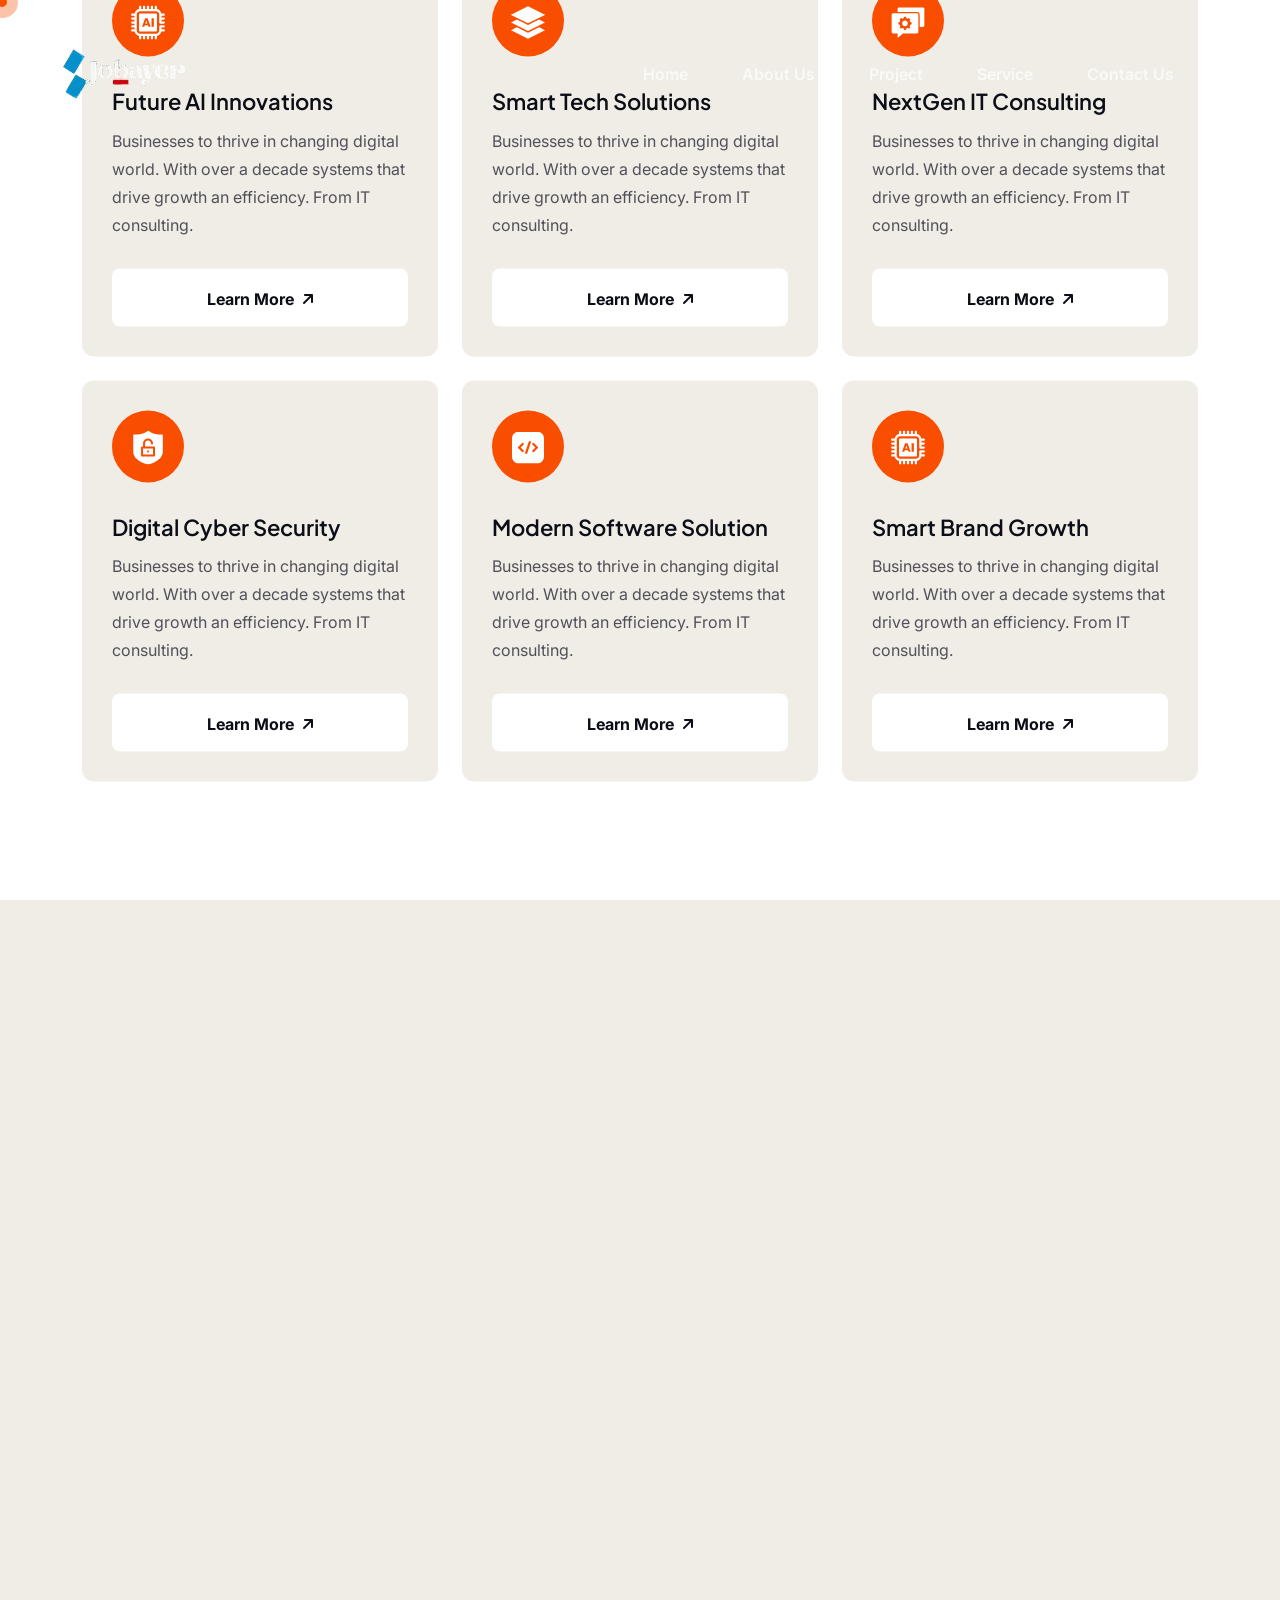
<file: service.html>
<!DOCTYPE html>
<html lang="en">
    <!--<< Header Area >>-->
    

<head>
        <!-- ========== Meta Tags ========== -->
        <meta charset="UTF-8">
        <meta http-equiv="X-UA-Compatible" content="IE=edge">
        <meta name="viewport" content="width=device-width, initial-scale=1">
        <meta name="author" content="Gramentheme">
        <meta name="description" content="Brevon - Multipurpose Business HTML Template">
        <!-- ======== Page title ============ -->
        <title>Jobayer - IT Service & Solution</title>
        <!--<< Favcion >>-->
        <link rel="shortcut icon" href="assets/img/favicon.svg">
        <!--<< Bootstrap min.css >>-->
        <link rel="stylesheet" href="assets/css/bootstrap.min.css">
        <!--<< All Min Css >>-->
        <link rel="stylesheet" href="assets/css/all.min.css">
        <!--<< Animate.css >>-->
        <link rel="stylesheet" href="assets/css/animate.css">
        <!--<< Magnific Popup.css >>-->
        <link rel="stylesheet" href="assets/css/magnific-popup.css">
        <!--<< MeanMenu.css >>-->
        <link rel="stylesheet" href="assets/css/meanmenu.css">
        <!--<< Swiper Bundle.css >>-->
        <link rel="stylesheet" href="assets/css/swiper-bundle.min.css">
        <!--<< Nice Select.css >>-->
        <link rel="stylesheet" href="assets/css/nice-select.css">
        <!--<< Main.css >>-->
        <link rel="stylesheet" href="assets/css/main.css">
    </head>
    <body>

        <!-- Preloader Start -->
        <div id="preloader" class="preloader">
            <div class="animation-preloader">
                <div class="spinner">                
                </div>
                <div class="txt-loading">
                    <span data-text-preloader="J" class="letters-loading">
                        J
                    </span>
                    <span data-text-preloader="O" class="letters-loading">
                        O
                    </span>
                    <span data-text-preloader="B" class="letters-loading">
                        B
                    </span>
                    <span data-text-preloader="A" class="letters-loading">
                        A
                    </span>
                    <span data-text-preloader="Y" class="letters-loading">
                        Y
                    </span>
                    <span data-text-preloader="E" class="letters-loading">
                        E
                    </span>
                    <span data-text-preloader="R" class="letters-loading">
                        R
                    </span>
                </div>
                <p class="text-center">Loading</p>
            </div>
            <div class="loader">
                <div class="row">
                    <div class="col-3 loader-section section-left">
                        <div class="bg"></div>
                    </div>
                    <div class="col-3 loader-section section-left">
                        <div class="bg"></div>
                    </div>
                    <div class="col-3 loader-section section-right">
                        <div class="bg"></div>
                    </div>
                    <div class="col-3 loader-section section-right">
                        <div class="bg"></div>
                    </div>
                </div>
            </div>
        </div>

        <!-- Back To Top Start -->
        <button id="back-top" class="back-to-top">
            <i class="fa-regular fa-arrow-up"></i>
        </button>

        <!-- GT MouseCursor Start -->
        <div class="mouseCursor cursor-outer"></div>
        <div class="mouseCursor cursor-inner"></div>

       

         <!-- Header-Top Section Start -->
        <div class="header-top-section">
            <div class="container-fluid">
                <div class="header-top-wrapper">
                    <div class="header-left">
                         <ul class="list">
                            <li>
                                <i class="fa-solid fa-location-dot"></i>
                                Riverside Park EU-1001
                            </li>
                            <li>।</li>
                            <li>
                                <i class="fa-regular fa-envelope"></i>
                                <a href="mailto:hello@neotix.com">hello@neotix.com</a>
                            </li>
                        </ul>
                    </div>
                    <div class="header-right">
                        <span><i class="fa-regular fa-clock"></i> Mon–Fri 09:00 AM – 06:00 PM</span>
                            <div class="social-icon">
                            <a href="#"><i class="fa-brands fa-facebook-f"></i></a>
                            <a href="#"><i class="fa-brands fa-twitter"></i></a>
                            <a href="#"><i class="fa-brands fa-linkedin"></i></a>
                            <a href="#"><i class="fa-brands fa-instagram"></i></a>
                        </div>
                    </div>
                </div>
            </div>
        </div>

         <!-- Offcanvas Area Start -->
        <div class="fix-area">
            <div class="offcanvas__info">
                <div class="offcanvas__wrapper">
                    <div class="offcanvas__content">
                        <div class="offcanvas__top mb-5 d-flex justify-content-between align-items-center">
                            <div class="offcanvas__logo">
                                <a href="index.html">
                                    <img src="assets/img/logo/Jobayer_05.png" alt="logo-img">
                                </a>
                            </div>
                            <div class="offcanvas__close">
                                <button>
                                <i class="fas fa-times"></i>
                                </button>
                            </div>
                        </div>
                        <p class="text d-none d-xl-block">
                            Nullam dignissim, ante scelerisque the  is euismod fermentum odio sem semper the is erat, a feugiat leo urna eget eros. Duis Aenean a imperdiet risus.
                        </p>
                        <div class="mobile-menu fix mb-3"></div>
                        <div class="offcanvas__contact d-xl-block">
                            <h4 class="d-xl-block">Contact Info</h4>
                            <ul class="d-xl-block">
                                <li class="d-flex align-items-center">
                                    <div class="offcanvas__contact-icon">
                                        <i class="fal fa-map-marker-alt"></i>
                                    </div>
                                    <div class="offcanvas__contact-text">
                                        <a target="_blank" href="#">Main Street, Melbourne, Australia</a>
                                    </div>
                                </li>
                                <li class="d-flex align-items-center">
                                    <div class="offcanvas__contact-icon mr-15">
                                        <i class="fal fa-envelope"></i>
                                    </div>
                                    <div class="offcanvas__contact-text">
                                        <a href="mailto:info@example.com"><span class="mailto:info@example.com">info@example.com</span></a>
                                    </div>
                                </li>
                                <li class="d-flex align-items-center">
                                    <div class="offcanvas__contact-icon mr-15">
                                        <i class="fal fa-clock"></i>
                                    </div>
                                    <div class="offcanvas__contact-text">
                                        <a target="_blank" href="#">Mod-friday, 09am -05pm</a>
                                    </div>
                                </li>
                                <li class="d-flex align-items-center">
                                    <div class="offcanvas__contact-icon mr-15">
                                        <i class="far fa-phone"></i>
                                    </div>
                                    <div class="offcanvas__contact-text">
                                        <a href="tel:+11002345909">+11002345909</a>
                                    </div>
                                </li>
                            </ul>
                            <div class="social-icon d-flex align-items-center">
                                <a href="#"><i class="fab fa-facebook-f"></i></a>
                                <a href="#"><i class="fab fa-twitter"></i></a>
                                <a href="#"><i class="fab fa-youtube"></i></a>
                                <a href="#"><i class="fab fa-linkedin-in"></i></a>
                            </div>
                        </div>
                    </div>
                </div>
            </div>
        </div>
        <div class="offcanvas__overlay"></div>

        
       
        <!-- Header Section Start -->
        <header id="header-sticky" class="header-1 header-2">
            <div class="container-fluid">
                <div class="mega-menu-wrapper">
                    <div class="header-main">
                        <div class="header-left">
                            <div class="logo">
                            <a href="index.html" class="header-logo">
                                <img src="assets/img/logo/jobayer_04.png" alt="logo-img">
                            </a>
                            <a href="index.html" class="header-logo-2">
                                <img src="assets/img/logo/Jobayer_05.png" alt="logo-img">
                            </a>
                        </div>
                        </div>
                          <div class="header-right d-flex justify-content-end align-items-center">
                            <div class="mean__menu-wrapper">
                                <div class="main-menu">
                                    <nav id="mobile-menu">
                                        <ul>
                                            <li class="has-dropdown active menu-thumb">
                                                <a href="index.html">Home</a>
                                             </li>        
                                                
                                            <li class="has-dropdown active d-xl-none">
                                                <a href="index.html" class="border-none">Home</a>
                                            </li>    
                                            
                                             <li>
                                                <a href="about.html">About Us</a>
                                            </li>

                                            <li>
                                                <a href="project.html">Project</a>
                                            </li>

                                            <li>
                                                <a href="service.html">Service</a>
                                            </li>

                                            <li>
                                                <a href="contact.html">Contact Us</a>
                                            </li>
                                                    
                                        </ul>
                                    </nav>
                                </div>
                            </div>
                            <div class="menu_search">
                                <button class="search_btn"><i class="far fa-search"></i></button>
                            </div>
                            <div class="header-btn">
                                <div class="header-button">
                                <a href="contact.html" class="theme-btn">
                                   Get In Touch <i class="fa-solid fa-arrow-up-right"></i>
                                </a>
                            </div>
                            <div class="header__hamburger d-xl-none my-auto">
                                <div class="sidebar__toggle">
                                    <i class="fas fa-bars"></i>
                                </div>
                              </div>
                            </div>
                        </div>
                    </div>
                </div>
            </div>
        </header>

        <!-- start: Search Popup -->
        <div class="search_popup">
            <div class="container">
            <div class="row">
                <div class="col-xxl-12">
                <div class="search_wrapper">
                    <div class="search_top d-flex align-items-center">
                    <div class="search_logo">
                        <a href="index.html">
                        <img src="assets/img/logo/white-logo.svg" alt="img">
                        </a>
                    </div>
                    <div class="search_close">
                        <button type="button" class="search_close_btn">
                        <i class="fa-thin fa-times"></i>
                        </button>
                    </div>
                    </div>
                    <div class="search_form">
                    <form action="#">
                        <div class="search_input">
                        <input class="search-input-field" type="text" placeholder="Type here to search...">
                        <span class="search-focus-border"></span>
                        <button type="submit">
                            <svg width="20" height="20" viewBox="0 0 20 20" fill="none" xmlns="http://www.w3.org/2000/svg">
                            <path
                                d="M9.55 18.1C14.272 18.1 18.1 14.272 18.1 9.55C18.1 4.82797 14.272 1 9.55 1C4.82797 1 1 4.82797 1 9.55C1 14.272 4.82797 18.1 9.55 18.1Z"
                                stroke="currentColor" stroke-width="1.5" stroke-linecap="round" stroke-linejoin="round" />
                            <path d="M19.0002 19.0002L17.2002 17.2002" stroke="currentColor" stroke-width="1.5"
                                stroke-linecap="round" stroke-linejoin="round" />
                            </svg>
                        </button>
                        </div>
                    </form>
                    </div>
                </div>
                </div>
            </div>
            </div>
        </div>
        <div class="search-popup-overlay"></div>

        
        <div id="smooth-wrapper">
            <div id="smooth-content">

                <!-- Breadcrumb Section Start -->
                <div class="breadcrumb-wrapper bg-cover" style="background-image: url('assets/img/breadcrumb.jpg');">
                    <div class="container">
                        <div class="page-heading">
                            <div class="breadcrumb-sub-title">
                                <h1 class="text-white wow fadeInUp" data-wow-delay=".3s">Our services</h1>
                            </div>
                            <ul class="breadcrumb-items wow fadeInUp" data-wow-delay=".5s">
                                <li>
                                    <a href="index.html">
                                        <i class="fa-solid fa-house"></i> Home
                                    </a>
                                </li>
                                <li>
                                    /
                                </li>
                                <li>
                                    services
                                </li>
                            </ul>
                        </div>
                    </div>
                </div>
                
                <!-- Service Section Start -->
                <section class="service-section-inner bg-white section-padding fix">
                    <div class="container">
                        <div class="row g-4">
                        <div class="col-xl-4 col-lg-6 col-md-6">
                            <div class="service-box-item mt-0">
                                <div class="icon">
                                    <img src="assets/img/home-1/icon/01.svg" alt="img">
                                </div>
                                <div class="content">
                                    <h3>
                                        <a href="service-details.html">Future AI innovations</a>
                                    </h3>
                                    <p>
                                        Businesses to thrive in changing digital world. With over a decade systems that drive growth an efficiency. From IT consulting.
                                    </p>
                                    <a href="service-details.html" class="theme-btn">
                                        Learn more <i class="fa-solid fa-arrow-up-right"></i>
                                    </a>
                                </div>
                            </div>
                        </div>
                        <div class="col-xl-4 col-lg-6 col-md-6">
                            <div class="service-box-item mt-0">
                                <div class="icon">
                                    <img src="assets/img/home-1/icon/02.svg" alt="img">
                                </div>
                                <div class="content">
                                    <h3>
                                        <a href="service-details.html">Smart tech solutions</a>
                                    </h3>
                                    <p>
                                        Businesses to thrive in changing digital world. With over a decade systems that drive growth an efficiency. From IT consulting.
                                    </p>
                                    <a href="service-details.html" class="theme-btn">
                                        Learn more <i class="fa-solid fa-arrow-up-right"></i>
                                    </a>
                                </div>
                            </div>
                        </div>
                        <div class="col-xl-4 col-lg-6 col-md-6">
                            <div class="service-box-item mt-0">
                                <div class="icon">
                                    <img src="assets/img/home-1/icon/03.svg" alt="img">
                                </div>
                                <div class="content">
                                    <h3>
                                        <a href="service-details.html">NextGen IT consulting</a>
                                    </h3>
                                    <p>
                                        Businesses to thrive in changing digital world. With over a decade systems that drive growth an efficiency. From IT consulting.
                                    </p>
                                    <a href="service-details.html" class="theme-btn">
                                        Learn more <i class="fa-solid fa-arrow-up-right"></i>
                                    </a>
                                </div>
                            </div>
                        </div>
                        <div class="col-xl-4 col-lg-6 col-md-6">
                            <div class="service-box-item mt-0">
                                <div class="icon">
                                    <img src="assets/img/home-1/icon/04.svg" alt="img">
                                </div>
                                <div class="content">
                                    <h3>
                                        <a href="service-details.html">Digital cyber security</a>
                                    </h3>
                                    <p>
                                        Businesses to thrive in changing digital world. With over a decade systems that drive growth an efficiency. From IT consulting.
                                    </p>
                                    <a href="service-details.html" class="theme-btn">
                                        Learn more <i class="fa-solid fa-arrow-up-right"></i>
                                    </a>
                                </div>
                            </div>
                        </div>
                        <div class="col-xl-4 col-lg-6 col-md-6">
                            <div class="service-box-item mt-0">
                                <div class="icon">
                                    <img src="assets/img/home-1/icon/05.svg" alt="img">
                                </div>
                                <div class="content">
                                    <h3>
                                        <a href="service-details.html">Modern software solution</a>
                                    </h3>
                                    <p>
                                        Businesses to thrive in changing digital world. With over a decade systems that drive growth an efficiency. From IT consulting.
                                    </p>
                                    <a href="service-details.html" class="theme-btn">
                                        Learn more <i class="fa-solid fa-arrow-up-right"></i>
                                    </a>
                                </div>
                            </div>
                        </div>
                        <div class="col-xl-4 col-lg-6 col-md-6">
                            <div class="service-box-item mt-0">
                                <div class="icon">
                                    <img src="assets/img/home-1/icon/01.svg" alt="img">
                                </div>
                                <div class="content">
                                    <h3>
                                        <a href="service-details.html">Smart Brand Growth</a>
                                    </h3>
                                    <p>
                                        Businesses to thrive in changing digital world. With over a decade systems that drive growth an efficiency. From IT consulting.
                                    </p>
                                    <a href="service-details.html" class="theme-btn">
                                        Learn more <i class="fa-solid fa-arrow-up-right"></i>
                                    </a>
                                </div>
                            </div>
                        </div>
                       </div>
                    </div>
                </section>

                <!-- Contact Section Start -->
                <section class="contact-section-3 section-padding fix bg-cover" style="background-image: url(assets/img/home-3/contact.jpg);">
                    <div class="container">
                        <div class="contact-us-wrapper">
                            <div class="row g-4">
                                <div class="col-lg-5">
                                    <div class="contact-content">
                                        <div class="section-title mb-0">
                                            <span class="sub-title text-white style-2 wow fadeInUp">
                                                <img src="assets/img/home-1/hero/setting.png" alt="img">
                                                Get in Touch
                                            </span>
                                            <h2 class="text-white text-anim">
                                                Secure Your Business—Reach Out To Our Team Member.
                                            </h2>
                                        </div>
                                        <div class="contact-left-item">
                                            <div class="content">
                                                <h4>New York</h4>
                                                <h6>
                                                    United States —350 Fifth Avenu <br> 21st Floor New York, NY 10118
                                                </h6>
                                                <h6>
                                                    <a href="mailto:support@neotix.com">support@neotix.com</a>
                                                </h6>
                                                <h6 class="mb-0 tm-color">
                                                    <a href="tel:+8666123-3562">+8 666 123-3562</a>
                                                </h6>
                                            </div>
                                            <div class="content style-2">
                                                <h4>Los Angeles</h4>
                                                <h6>
                                                    United States —350 Fifth Avenu <br> 21st Floor New York, NY 10118
                                                </h6>
                                                <h6>
                                                    <a href="mailto:support@neotix.com">support@neotix.com</a>
                                                </h6>
                                                <h6 class="mb-0 tm-color">
                                                    <a href="tel:+8666123-3562">+8 666 123-3562</a>
                                                </h6>
                                            </div>
                                        </div>
                                        <p>
                                            We are a results-driven IT consulting team helping businesses unlock efficiency.
                                        </p>
                                        <a href="contact.html" class="link-btn">
                                            Contact us
                                            <i class="fa-solid fa-arrow-up-right"></i>
                                        </a>
                                    </div>
                                </div>
                                <div class="col-lg-7">
                                    <div class="contact-box text-anims">
                                        <form action="#" id="contact-form" class="contact-form-box">
                                            <div class="row g-4 align-items-center">
                                                <div class="col-lg-6 col-md-6">
                                                    <div class="form-clt">
                                                        <input type="text" name="name" id="name" placeholder="First name*">
                                                    </div>
                                                </div>
                                                <div class="col-lg-6 col-md-6">
                                                    <div class="form-clt">
                                                        <input type="text" name="name" id="name2" placeholder="Last name*">
                                                    </div>
                                                </div>
                                                <div class="col-lg-6 col-md-6">
                                                    <div class="form-clt">
                                                        <input type="text" name="email" id="email" placeholder="Email*">
                                                    </div>
                                                </div>
                                                <div class="col-lg-6 col-md-6">
                                                    <div class="form-clt">
                                                        <input type="text" name="phone" id="phone" placeholder="Phone*">
                                                    </div>
                                                </div>
                                                <div class="col-lg-12">
                                                    <div class="form-clt">
                                                        <input type="text" name="email" id="email2" placeholder="Company email*">
                                                    </div>
                                                </div>
                                                <div class="col-lg-12">
                                                    <div class="form-clt">
                                                        <textarea name="message" id="message" placeholder="Write your message*"></textarea>
                                                    </div>
                                                </div>
                                                <div class="col-lg-12 wow fadeInUp" data-wow-delay=".5s">
                                                    <button type="submit" class="theme-btn">
                                                        Send message <i class="fa-regular fa-arrow-up-right"></i>
                                                    </button>
                                                </div>
                                            </div>
                                        </form>
                                    </div>
                                </div>
                            </div>
                        </div>
                    </div>
               </section>

               
                <!-- Brand Section Start -->
                <div class="brand-section section-padding fix mt-0 mb-0">
                    <div class="swiper brand-slider">
                        <div class="swiper-wrapper">
                            <div class="swiper-slide">
                                <div class="brand-box-1">
                                <span class="brand-img-1">
                                    <img src="assets/img/home-1/brand/brand-1.png" alt="img">
                                </span>
                                <span class="brand-img-1">
                                    <img src="assets/img/home-1/brand/brand-1.png" alt="img">
                                </span>
                                </div>
                            </div>
                             <div class="swiper-slide">
                                <div class="brand-box-1">
                                <span class="brand-img-1">
                                    <img src="assets/img/home-1/brand/brand-2.png" alt="img">
                                </span>
                                <span class="brand-img-1">
                                    <img src="assets/img/home-1/brand/brand-2.png" alt="img">
                                </span>
                                </div>
                            </div>
                             <div class="swiper-slide">
                                <div class="brand-box-1">
                                <span class="brand-img-1">
                                    <img src="assets/img/home-1/brand/brand-3.png" alt="img">
                                </span>
                                <span class="brand-img-1">
                                    <img src="assets/img/home-1/brand/brand-3.png" alt="img">
                                </span>
                                </div>
                            </div>
                             <div class="swiper-slide">
                                <div class="brand-box-1">
                                <span class="brand-img-1">
                                    <img src="assets/img/home-1/brand/brand-4.png" alt="img">
                                </span>
                                <span class="brand-img-1">
                                    <img src="assets/img/home-1/brand/brand-4.png" alt="img">
                                </span>
                                </div>
                            </div>
                             <div class="swiper-slide">
                                <div class="brand-box-1">
                                <span class="brand-img-1">
                                    <img src="assets/img/home-1/brand/brand-5.png" alt="img">
                                </span>
                                <span class="brand-img-1">
                                    <img src="assets/img/home-1/brand/brand-5.png" alt="img">
                                </span>
                                </div>
                            </div>
                             <div class="swiper-slide">
                                <div class="brand-box-1">
                                <span class="brand-img-1">
                                    <img src="assets/img/home-1/brand/brand-6.png" alt="img">
                                </span>
                                <span class="brand-img-1">
                                    <img src="assets/img/home-1/brand/brand-6.png" alt="img">
                                </span>
                                </div>
                            </div>
                        </div>
                    </div>
                </div>

                <!-- Footer Section Start -->
                <footer class="footer-section fix">
                    <div class="footer-area bg-cover" style="background-image: url(assets/img/home-1/footer-bg.jpg);">
                        <div class="container">
                        <div class="footer-widget-wrapper">
                            <div class="row justify-content-between">
                                <div class="col-xl-4 col-lg-5 col-md-6 wow fadeInUp" data-wow-delay=".2s">
                                    <div class="footer-widget-items">
                                        <div class="widget-head">
                                            <a href="index.html" class="footer-logo">
                                                <img src="assets/img/logo/jobayer_04.png" alt="img">
                                            </a>
                                        </div>
                                        <div class="footer-content">
                                            <p>
                                                Businesses to thrive in changing digital world. With over a decade systems that drive growth an efficiency. From IT consulting.
                                            </p>
                                            <a href="contact.html" class="theme-btn">
                                                Get started now <i class="fa-solid fa-arrow-up-right"></i>
                                            </a>
                                        </div>
                                    </div>
                                </div>
                                <div class="col-xl-2 col-lg-3 col-md-6 wow fadeInUp" data-wow-delay=".4s">
                                    <div class="footer-widget-items">
                                        <div class="widget-head">
                                            <h3>Company</h3>
                                        </div>
                                        <ul class="list-area">
                                            <li>
                                                <a href="about.html">
                                                    About us
                                                </a>
                                            </li>
                                            <li>
                                                <a href="contact.html">
                                                    Work process
                                                </a>
                                            </li>
                                            <li>
                                                <a href="about.html">
                                                    About us
                                                </a>
                                            </li>
                                            <li>
                                                <a href="team.html">
                                                    Our team
                                                </a>
                                            </li>
                                            <li>
                                                <a href="contact.html">
                                                    Contact
                                                </a>
                                            </li>
                                            <li>
                                                <a href="contact.html">
                                                    Careers
                                                </a>
                                            </li>
                                            <li>
                                                <a href="news.html">
                                                    Blogs
                                                </a>
                                            </li>
                                        </ul>
                                    </div>
                                </div>
                                <div class="col-xl-3 ps-lg-5 col-lg-4 col-md-6 wow fadeInUp" data-wow-delay=".6s">
                                    <div class="footer-widget-items">
                                        <div class="widget-head">
                                            <h3>Recourse</h3>
                                        </div>
                                        <ul class="list-area">
                                            <li>
                                                <a href="service-details.html">
                                                    Future innovations
                                                </a>
                                            </li>
                                            <li>
                                                <a href="service-details.html">
                                                    Smart solutions
                                                </a>
                                            </li>
                                            <li>
                                                <a href="service-details.html">
                                                        IT consulting
                                                </a>
                                            </li>
                                            <li>
                                                <a href="service-details.html">
                                                    NextGen  IT 
                                                </a>
                                            </li>
                                            <li>
                                                <a href="service-details.html">
                                                    Cyber security
                                                </a>
                                            </li>
                                            <li>
                                                <a href="service-details.html">
                                                    Software solution
                                                </a>
                                            </li>
                                        </ul>
                                    </div>
                                </div>
                                <div class="col-xl-3 col-lg-6 col-md-6 wow fadeInUp" data-wow-delay=".8s">
                                    <div class="footer-widget-items">
                                        <div class="widget-head">
                                            <h3>Subscribe Newsletter</h3>
                                        </div>
                                        <div class="contact-item">
                                            <form action="#">
                                                <input type="text" placeholder="Email address">
                                            </form>
                                            <button type="submit" class="theme-btn w-100">
                                                    Subscribe now <i class="fa-solid fa-arrow-up-right"></i>
                                            </button>
                                            <div class="social-icon">
                                                <a href="#"><i class="fa-brands fa-facebook-f"></i></a>
                                                <a href="#"><i class="fa-brands fa-linkedin-in"></i></a>
                                                <a href="#"><i class="fa-brands fa-twitter"></i></a>
                                                <a href="#"><i class="fa-brands fa-youtube"></i></a>
                                            </div>
                                        </div>
                                    </div>
                                </div>
                            </div>
                        </div>
                        <div class="footer-bottom-wrapper">
                            <p class="wow fadeInUp" data-wow-delay=".3s">
                               Copyright <span>Jobayer.</span> All rights reserved.
                            </p>
                            <ul class="footer-list wow fadeInUp" data-wow-delay=".7s">
                                <li>
                                    <a href="contact.html">Privacy policy</a>
                                </li>
                                <li>।</li>
                                <li>
                                    <a href="contact.html">Terms & conditions</a>
                                </li>
                            </ul>
                        </div>
                    </div>
                    </div>
                </footer>

            </div>
        </div>

       

        
        <!--<< All JS Plugins >>-->
        <script src="assets/js/jquery-3.7.1.min.js"></script>
        <!--<< Viewport Js >>-->
        <script src="assets/js/viewport.jquery.js"></script>
        <!--<< Bootstrap Js >>-->
        <script src="assets/js/bootstrap.bundle.min.js"></script>
        <!--<< Gsap Min Js >>-->
        <script src="assets/js/gsap.min.js"></script>
        <!--<< ScrollTrigger Min Js >>-->
        <script src="assets/js/ScrollTrigger.min.js"></script>
        <!--<< ScrollSmoother Min Js >>-->
        <script src="assets/js/ScrollSmoother.min.js"></script>
        <!--<< ScrollToPlugin Min Js >>-->
        <script src="assets/js/ScrollToPlugin.min.js"></script>
        <!--<< SplitText Min Js >>-->
        <script src="assets/js/SplitText.min.js"></script>
        <!--<< TextPlugin Min Js >>-->
        <script src="assets/js/TextPlugin.js"></script>
         <!--<< Chroma Min Js >>-->
        <script src="assets/js/chroma.min.js"></script>
        <!--<< nice-selec Js >>-->
        <script src="assets/js/jquery.nice-select.min.js"></script>
        <!--<< Waypoints Js >>-->
        <script src="assets/js/jquery.waypoints.js"></script>
        <!--<< Counterup Js >>-->
        <script src="assets/js/jquery.counterup.min.js"></script>
        <!--<< Swiper Slider Js >>-->
        <script src="assets/js/swiper-bundle.min.js"></script>
        <!--<< MeanMenu Js >>-->
        <script src="assets/js/jquery.meanmenu.min.js"></script>
        <!--<< Parallaxie Js >>-->
        <script src="assets/js/parallaxie.js"></script>
        <!--<< Magnific Popup Js >>-->
        <script src="assets/js/jquery.magnific-popup.min.js"></script>
        <!--<< Wow Animation Js >>-->
        <script src="assets/js/wow.min.js"></script>
        <!--<< Main.js >>-->
        <script src="assets/js/main.js"></script>
    </body>


</html>
</file>
<file: assets/css/nice-select.css>
.nice-select {
  -webkit-tap-highlight-color: transparent;
  background-color: #fff;
  border-radius: 5px; 
  border: 1px solid  #CCCCCC;
  box-sizing: border-box;
  clear: both;
  cursor: pointer;
  display: block;
  float: left;
  color: #6E6E6E; 
  font-family:  "Plus Jakarta Sans", system-ui;
  font-size: 16px;
  font-style: normal;
  font-weight: 400;
  line-height: 26.08px;  
  height: 57px;
  line-height: 40px;
  outline: none;
  padding: 8px 10px; 
  position: relative;
  text-align: left !important;
  -webkit-transition: all 0.2s ease-in-out;
  transition: all 0.2s ease-in-out;
  -webkit-user-select: none;
     -moz-user-select: none;
      -ms-user-select: none;
          user-select: none;
  white-space: nowrap;
  width: auto; }
  .nice-select:hover {
    border-color: #6E6E6E; }
  .nice-select:active, .nice-select.open, .nice-select:focus {
    border-color: #6E6E6E; }
  .nice-select:after {
    border-bottom: 2px solid #6E6E6E;
    border-right: 2px solid #6E6E6E;
    content: '';
    display: block;
    height: 5px;
    margin-top: -4px;
    pointer-events: none;
    position: absolute;
    right: 12px;
    top: 50%;
    -webkit-transform-origin: 66% 66%;
        -ms-transform-origin: 66% 66%;
            transform-origin: 66% 66%;
    -webkit-transform: rotate(45deg);
        -ms-transform: rotate(45deg);
            transform: rotate(45deg);
    -webkit-transition: all 0.15s ease-in-out;
    transition: all 0.15s ease-in-out;
    width: 5px; }
  .nice-select.open:after {
    -webkit-transform: rotate(-135deg);
        -ms-transform: rotate(-135deg);
            transform: rotate(-135deg); }
  .nice-select.open .list {
    opacity: 1;
    pointer-events: auto;
    -webkit-transform: scale(1) translateY(0);
        -ms-transform: scale(1) translateY(0);
            transform: scale(1) translateY(0); }
  .nice-select.disabled {
    border-color: #6E6E6E;
    color: #6E6E6E;
    pointer-events: none; }
    .nice-select.disabled:after {
      border-color: #6E6E6E; }
  .nice-select.wide {
    width: 100%; }
    .nice-select.wide .list {
      left: 0 !important;
      right: 0 !important; }
  .nice-select.right {
    float: right; }
    .nice-select.right .list {
      left: auto;
      right: 0; }
  .nice-select.small {
    font-size: 12px;
    height: 36px;
    line-height: 34px; }
    .nice-select.small:after {
      height: 4px;
      width: 4px; }
    .nice-select.small .option {
      line-height: 34px;
      min-height: 34px; }
  .nice-select .list {
    background-color: #fff;
    border-radius: 5px;
    box-shadow: 0 0 0 1px rgba(68, 68, 68, 0.11);
    box-sizing: border-box;
    margin-top: 4px;
    opacity: 0;
    overflow: hidden;
    padding: 0;
    pointer-events: none;
    position: absolute;
    top: 100%;
    left: 0;
    -webkit-transform-origin: 50% 0;
        -ms-transform-origin: 50% 0;
            transform-origin: 50% 0;
    -webkit-transform: scale(0.75) translateY(-21px);
        -ms-transform: scale(0.75) translateY(-21px);
            transform: scale(0.75) translateY(-21px);
    -webkit-transition: all 0.2s cubic-bezier(0.5, 0, 0, 1.25), opacity 0.15s ease-out;
    transition: all 0.2s cubic-bezier(0.5, 0, 0, 1.25), opacity 0.15s ease-out;
    z-index: 9; }
    .nice-select .list:hover .option:not(:hover) {
      background-color: transparent !important; }
  .nice-select .option {
    cursor: pointer;
    font-weight: 400;
    line-height: 40px;
    list-style: none;
    min-height: 40px;
    outline: none;
    padding-left: 18px;
    padding-right: 29px;
    text-align: left;
    -webkit-transition: all 0.2s;
    transition: all 0.2s; }
    .nice-select .option:hover, .nice-select .option.focus, .nice-select .option.selected.focus {
      background-color: #f6f6f6; }
    .nice-select .option.selected {
      font-weight: bold; }
    .nice-select .option.disabled {
      background-color: transparent;
      color: #999;
      cursor: default; }

.no-csspointerevents .nice-select .list {
  display: none; }

.no-csspointerevents .nice-select.open .list {
  display: block; }
</file>
<file: assets/css/main.css>
@charset "UTF-8";
/*======================================================================================
Theme Name: Jobayer 
Author: Jobayer
Author URI: 
Description: Jobayer - IT Service & Solution
Service Html Template 
Version: 1.0.1
=======================================================================================*/
/*======================================================================================
  >> TABLE OF CONTENTS <<
========================================================================================
01. Mixins & Variables
02. Base
03. Components
04. Layouts
05. Sections
======================================================================================*/
/*---------------------------------------
01. Mixins & Variables
---------------------------------------*/
@import url("https://fonts.googleapis.com/css2?family=Plus+Jakarta+Sans:ital,wght@0,200..800;1,200..800&display=swap");
@import url("https://fonts.googleapis.com/css2?family=Inter:ital,opsz,wght@0,14..32,100..900;1,14..32,100..900&display=swap");
:root {
  --body: #fff;
  --black: #000;
  --white: #fff;
  --theme: #F94D00;
  --header: #0B0D17;
  --text: #534F5A;
  --border: #02060A;
  --bg: #EFEDE5;
  --bg2: #0F172A;
  --box-shadow: 0px 1px 14px 0px rgba(0, 0, 0, 0.13);
}

/*---------------------------------------
02. Base
---------------------------------------*/
/* --------------------------------------------
    Template Default Fonts & Fonts Styles
 ---------------------------------------------- */
body {
  font-family: "Inter", sans-serif;
  font-size: 16px;
  font-weight: 400;
  line-height: 28px;
  color: var(--text);
  background-color: var(--bg);
  padding: 0;
  margin: 0;
  overflow-x: hidden;
}
@media (max-width: 575px) {
  body {
    font-size: 14px;
  }
}

ul {
  padding: 0;
  margin: 0;
  list-style: none;
}

button {
  border: none;
  background-color: transparent;
  padding: 0;
}

input:focus {
  color: var(--white);
  outline: none;
}

input {
  color: var(--white);
}

h1,
h2,
h3,
h4,
h5,
h6 {
  font-family: "Plus Jakarta Sans", sans-serif;
  margin: 0px;
  padding: 0;
  color: var(--header);
  transition: all 0.4s ease-in-out;
}

h1 {
  font-size: 80px;
  font-weight: 600;
  line-height: 95%;
  text-transform: capitalize;
}
@media (max-width: 1399px) {
  h1 {
    font-size: 60px;
  }
}
@media (max-width: 1199px) {
  h1 {
    font-size: 55px;
  }
}
@media (max-width: 991px) {
  h1 {
    font-size: 60px;
    line-height: 130% !important;
  }
}
@media (max-width: 767px) {
  h1 {
    font-size: 55px;
  }
}
@media (max-width: 575px) {
  h1 {
    font-size: 44px;
  }
}
@media (max-width: 470px) {
  h1 {
    font-size: 34px;
  }
}

h2 {
  font-size: 48px;
  font-weight: 600;
  line-height: 117%;
}
@media (max-width: 1399px) {
  h2 {
    font-size: 44px;
  }
}
@media (max-width: 1199px) {
  h2 {
    font-size: 40px;
  }
}
@media (max-width: 991px) {
  h2 {
    font-size: 36px;
  }
}
@media (max-width: 767px) {
  h2 {
    font-size: 40px;
  }
}
@media (max-width: 575px) {
  h2 {
    font-size: 30px;
  }
}
@media (max-width: 470px) {
  h2 {
    font-size: 30px;
  }
}

h3 {
  font-size: 24px;
  font-weight: 600;
  line-height: 133%;
  text-transform: capitalize;
}
@media (max-width: 575px) {
  h3 {
    font-size: 20px;
  }
}

h4 {
  font-size: 20px;
  font-weight: 600;
  line-height: 150%;
  text-transform: capitalize;
}

h5 {
  font-size: 18px;
  font-weight: 600;
  text-transform: capitalize;
}

h6 {
  font-size: 16px;
  font-weight: 600;
  text-transform: capitalize;
}

a {
  text-decoration: none;
  outline: none !important;
  cursor: pointer;
  color: var(--header);
  transition: all 0.4s ease-in-out;
}

p {
  margin: 0px;
  transition: all 0.4s ease-in-out;
}

span {
  margin: 0px;
}

.theme-btn {
  position: relative;
  display: inline-flex;
  align-items: center;
  justify-content: center;
  vertical-align: middle;
  -webkit-appearance: none;
  appearance: none;
  outline: none !important;
  border: none;
  font-weight: 700;
  font-size: 16px;
  color: var(--white);
  padding: 16px 40px 14px;
  transition: 0.5s ease-in-out;
  text-transform: capitalize;
  overflow: hidden;
  gap: 5px;
  text-align: center;
  background-color: var(--theme);
  z-index: 1;
  border-radius: 100px;
}
.theme-btn i {
  margin-left: 5px;
}
.theme-btn::before {
  content: "";
  background-color: var(--header);
  position: absolute;
  top: 0;
  left: 0;
  right: 0;
  bottom: 0;
  width: 100%;
  clip-path: circle(0% at 50% 50%);
  transition: all cubic-bezier(0, 0.96, 0.58, 1.1) 0.8s;
  z-index: -1;
}
.theme-btn:hover::before {
  clip-path: circle(100% at 50% 50%);
  transition: all cubic-bezier(0, 0.96, 0.58, 1.1) 4s;
  transition-delay: 200ms;
}
.theme-btn::after {
  content: "";
  background-color: rgba(11, 13, 23, 0.3);
  position: absolute;
  top: 0;
  left: 0;
  right: 0;
  bottom: 0;
  width: 100%;
  clip-path: circle(0% at 50% 50%);
  transition: all cubic-bezier(0, 0.96, 0.58, 1.1) 0.8s;
  z-index: -1;
}
.theme-btn:hover::after {
  clip-path: circle(100% at 50% 50%);
  transition: all cubic-bezier(0, 0.96, 0.58, 1.1) 4s;
}
.theme-btn span {
  font-size: 16px;
  position: relative;
  top: -1px;
  font-weight: 700;
  transition: all 500ms ease;
}
.theme-btn:hover {
  color: var(--white);
}
.theme-btn:hover img {
  filter: brightness(0);
}

.link-btn {
  color: var(--theme);
  font-size: 16px;
  font-weight: 600;
  display: inline-block;
  font-family: "Plus Jakarta Sans", sans-serif;
}
.link-btn i {
  margin-left: 5px;
  color: var(--theme);
}

.tw-hover-btn {
  position: relative;
  overflow: hidden;
}

.theme-btn-main {
  width: 166px;
  height: 166px;
  border-radius: 50%;
  display: flex;
  flex-direction: column;
  align-items: center;
  justify-content: center;
  position: relative;
  cursor: pointer;
  border: 1px solid rgba(255, 255, 255, 0.12);
  color: #fff;
}

.theme-btn-text,
.theme-btn-icon {
  position: relative;
  z-index: 3;
}

.tw-btn-circle-dot {
  position: absolute;
  width: 20px;
  height: 20px;
  border-radius: 50%;
  background: var(--theme);
  transform: translate(-50%, -50%);
  transition: width 0.6s ease, height 0.6s ease;
  pointer-events: none;
  z-index: 1;
  bottom: -15px;
}

/*---------------------------------------
03. Components
---------------------------------------*/
.mean-container a.meanmenu-reveal {
  display: none;
}

.mean-container .mean-nav {
  background: none;
  margin-top: 0;
}

.mean-container .mean-bar {
  padding: 0;
  min-height: auto;
  background: none;
  background: none;
}

.mean-container .mean-nav > ul {
  padding: 0;
  margin: 0;
  width: 100%;
  list-style-type: none;
  display: block !important;
}

.mean-container a.meanmenu-reveal {
  display: none !important;
}

.mean-container .mean-nav ul li a {
  display: block;
  width: 100%;
  padding: 10px 0;
  color: var(--black);
  font-size: 16px;
  font-weight: 500;
  line-height: 2;
  text-transform: capitalize;
  border-bottom: 1px solid rgba(0, 0, 0, 0.2) !important;
  border: none;
}
.mean-container .mean-nav ul li a:hover {
  color: var(--theme);
}

.mean-container .mean-nav ul li .submenu li a {
  border-bottom: none !important;
  font-size: 14px;
  padding: 6px 0;
  color: var(--header);
}

.mean-container .mean-nav ul li a:last-child {
  border-bottom: 0;
}

.mean-container .mean-nav ul li a:hover {
  color: var(--theme);
}

.mean-container .mean-nav ul li a.mean-expand {
  margin-top: 5px;
  padding: 0 !important;
}

.mean-container .mean-nav ul li > a > i {
  display: none;
}

.mean-container .mean-nav ul li > a.mean-expand i {
  display: inline-block;
  font-size: 18px;
}

.mean-container .mean-nav > ul > li:first-child > a {
  border-top: 0;
}

.mean-container .mean-nav ul li a.mean-expand.mean-clicked i {
  transform: rotate(45deg);
  -webkit-transform: rotate(45deg);
  -moz-transform: rotate(45deg);
  -ms-transform: rotate(45deg);
  -o-transform: rotate(45deg);
  transition: all 0.4s ease-in-out;
}

.mean-container .mean-nav ul li .mega-menu li a {
  height: 200px;
  width: 100%;
  padding: 0;
  border-top: 0;
  margin-bottom: 20px;
}

.preloader {
  align-items: center;
  cursor: default;
  display: flex;
  height: 100%;
  justify-content: center;
  position: fixed;
  left: 0;
  top: 0;
  width: 100%;
  z-index: 9999999;
}
.preloader .animation-preloader {
  z-index: 1000;
}
.preloader .animation-preloader .spinner {
  animation: spinner 1s infinite linear;
  border-radius: 50%;
  border: 3px solid rgba(0, 0, 0, 0.2);
  border-top-color: var(--theme);
  height: 9em;
  margin: 0 auto 3.5em auto;
  width: 9em;
}
@media (max-width: 767px) {
  .preloader .animation-preloader .spinner {
    width: 7.5em;
    height: 7.5em;
    margin: 0 auto 1.5em auto;
  }
}
.preloader .animation-preloader .txt-loading {
  font: 500 5em "Plus Jakarta Sans", sans-serif, "Inter", sans-serif;
  text-align: center;
  user-select: none;
  font-family: "Plus Jakarta Sans", sans-serif;
  font-weight: 700;
}
@media (max-width: 767px) {
  .preloader .animation-preloader .txt-loading {
    font-size: 2.5em;
  }
}
.preloader .animation-preloader .txt-loading .letters-loading {
  color: var(--theme);
  position: relative;
}
.preloader .animation-preloader .txt-loading .letters-loading:nth-child(2):before {
  animation-delay: 0.2s;
}
.preloader .animation-preloader .txt-loading .letters-loading:nth-child(3):before {
  animation-delay: 0.4s;
}
.preloader .animation-preloader .txt-loading .letters-loading:nth-child(4):before {
  animation-delay: 0.6s;
}
.preloader .animation-preloader .txt-loading .letters-loading:nth-child(5):before {
  animation-delay: 0.8s;
}
.preloader .animation-preloader .txt-loading .letters-loading:nth-child(6):before {
  animation-delay: 1s;
}
.preloader .animation-preloader .txt-loading .letters-loading:nth-child(7):before {
  animation-delay: 1.2s;
}
.preloader .animation-preloader .txt-loading .letters-loading:nth-child(8):before {
  animation-delay: 1.4s;
}
.preloader .animation-preloader .txt-loading .letters-loading::before {
  animation: letters-loading 4s infinite;
  color: var(--header);
  content: attr(data-text-preloader);
  left: 0;
  opacity: 0;
  font-family: "Plus Jakarta Sans", sans-serif;
  position: absolute;
  top: -3px;
  transform: rotateY(-90deg);
}
.preloader p {
  font-size: 16px;
  font-weight: 500;
  text-transform: uppercase;
  letter-spacing: 8px;
  color: var(--theme);
}
.preloader .loader {
  position: fixed;
  top: 0;
  left: 0;
  width: 100%;
  height: 100%;
  font-size: 0;
  z-index: 1;
  pointer-events: none;
}
.preloader .loader .row {
  height: 100%;
}
.preloader .loader .loader-section {
  padding: 0px;
}
.preloader .loader .loader-section .bg {
  background-color: var(--white);
  height: 100%;
  left: 0;
  width: 100%;
  transition: all 800ms cubic-bezier(0.77, 0, 0.175, 1);
}
.preloader.loaded .animation-preloader {
  opacity: 0;
  transition: 0.3s ease-out;
}
.preloader.loaded .loader-section .bg {
  width: 0;
  transition: 0.7s 0.3s allcubic-bezier(0.1, 0.1, 0.1, 1);
}

.back-to-top {
  background-color: var(--theme);
  width: 50px;
  height: 50px;
  line-height: 40px;
  border-radius: 100px;
  color: var(--white);
  font-size: 16px;
  position: fixed;
  display: inline-block;
  z-index: 9999;
  right: 30px;
  bottom: 30px;
  transition: all 0.4s ease-in-out;
  opacity: 0;
  visibility: hidden;
  transform: translateY(20px);
}
@media (max-width: 575px) {
  .back-to-top {
    display: none;
  }
}
.back-to-top:hover {
  background-color: var(--white);
  color: var(--theme);
}
.back-to-top.show {
  opacity: 1;
  visibility: visible;
  transform: translate(0);
}

.cursor-outer {
  -webkit-margin-start: -12px;
  margin-inline-start: -12px;
  margin-top: -12px;
  width: 30px;
  height: 30px;
  border: 1px solid var(--theme);
  background-color: var(--theme);
  -webkit-box-sizing: border-box;
  box-sizing: border-box;
  z-index: 10000000;
  opacity: 0.34;
  -webkit-transition: all 0.4s ease-out 0s;
  transition: all 0.4s ease-out 0s;
}

.cursor-outer.cursor-hover {
  opacity: 0.14;
}

.cursor-outer.cursor-big {
  opacity: 0;
}

.mouseCursor {
  position: fixed;
  top: 0;
  inset-inline-start: 0;
  inset-inline-end: 0;
  bottom: 0;
  pointer-events: none;
  border-radius: 50%;
  -webkit-transform: translateZ(0);
  transform: translateZ(0);
  visibility: hidden;
  text-align: center;
}

.mouseCursor.cursor-big {
  width: 20px;
  height: 20px;
  -webkit-margin-start: -12px;
  margin-inline-start: -12px;
  margin-top: -12px;
}

.cursor-inner {
  -webkit-margin-start: -3px;
  margin-inline-start: -3px;
  margin-top: -3px;
  width: 10px;
  height: 10px;
  z-index: 10000001;
  background-color: var(--theme);
  opacity: 1;
  -webkit-transition: all 0.24s ease-out 0s;
  transition: all 0.24s ease-out 0s;
}
.cursor-inner span {
  color: var(--text);
  line-height: 60px;
  opacity: 0;
  text-transform: uppercase;
  letter-spacing: 1px;
  font-size: 12px;
}

.cursor-inner.cursor-big span {
  opacity: 1;
}

.cursor-inner.cursor-hover {
  -webkit-margin-start: -10px;
  margin-inline-start: -10px;
  margin-top: -10px;
  width: 30px;
  height: 30px;
  background-color: var(--theme);
  border: 1px solid #686363;
  opacity: 0;
}

.search_popup {
  position: fixed;
  top: 0;
  left: 0;
  width: 100%;
  background-color: var(--header);
  z-index: 100;
  padding-top: 70px;
  padding-bottom: 100px;
  opacity: 0;
  backdrop-filter: blur(10px);
  transform: translateY(-100%);
  transition: all 0.6s ease;
}
.search_popup.search-opened {
  opacity: 1;
  transform: translateY(0%);
  transition-delay: 0s;
  z-index: 999999;
}
.search_popup.search-opened .search_form .search_input {
  transform: translateY(0px);
  opacity: 1;
  transition-delay: 0.3s;
}
.search_popup.search-opened .search_form .search_input::after {
  width: 100%;
  transition-delay: 0.5s;
}
@media (max-width: 575px) {
  .search_popup {
    padding-top: 50px;
    padding-bottom: 70px;
  }
}
.search_wrapper .search_top {
  margin-bottom: 80px;
}
.search_wrapper .search_top .search_logo {
  max-width: 200px;
}
.search_wrapper .search_top .search_logo a {
  display: block;
}
@media (max-width: 575px) {
  .search_wrapper .search_top .search_logo {
    max-width: 150px;
  }
}
.search_wrapper .search_top .search_close {
  margin-left: auto;
  margin-top: 10px;
}
.search_wrapper .search_top .search_close .search_close_btn {
  display: inline-block;
  width: 35px;
  height: 35px;
  font-size: 35px;
  line-height: 1;
  color: rgba(255, 255, 255, 0.3);
}
.search_wrapper .search_top .search_close .search_close_btn svg {
  width: 30px;
  height: 30px;
}
.search_wrapper .search_top .search_close .search_close_btn:hover {
  color: var(--white);
  transform: rotate(90deg);
}
@media (max-width: 575px) {
  .search_wrapper .search_top {
    margin-bottom: 50px;
  }
}
@media (max-width: 500px) {
  .search_wrapper .search_top {
    margin-bottom: 40px;
  }
}
.search_wrapper .search_form .search_input {
  position: relative;
  height: 80px;
  transform: translateY(-40px);
  transition: all 0.4s ease-in-out;
  transition-delay: 0.5s;
  opacity: 0;
}
.search_wrapper .search_form .search_input::after {
  position: absolute;
  content: "";
  left: 0;
  bottom: 0;
  width: 0%;
  height: 1px;
  background-color: rgba(255, 255, 255, 0.3);
  transition-delay: 0.3s;
  transition: all 0.4s ease-in-out;
}
.search_wrapper .search_form .search_input input {
  width: 100%;
  height: 100%;
  background-color: transparent;
  border: 0;
  outline: 0;
  font-size: 24px;
  color: var(--text);
  border-bottom: 1px solid transparent;
  padding: 0;
  padding-right: 30px;
}
.search_wrapper .search_form .search_input input::placeholder {
  font-size: 24px;
}
.search_wrapper .search_form .search_input input ~ .search-focus-border {
  position: absolute;
  bottom: 0;
  left: auto;
  right: 0;
  width: 0;
  height: 1px;
  background-color: var(--white);
  transition: all 0.5s;
}
.search_wrapper .search_form .search_input input:focus ~ .search-focus-border {
  width: 100%;
  left: 0;
  right: auto;
  transition: all 0.5s;
}
@media (max-width: 575px) {
  .search_wrapper .search_form .search_input input {
    font-size: 20px;
  }
  .search_wrapper .search_form .search_input input::placeholder {
    font-size: 20px;
  }
}
@media (max-width: 500px) {
  .search_wrapper .search_form .search_input input {
    font-size: 18px;
  }
  .search_wrapper .search_form .search_input input::placeholder {
    font-size: 18px;
  }
}
.search_wrapper .search_form .search_input button {
  position: absolute;
  top: 50%;
  right: 0;
  transform: translateY(-50%);
  font-size: 18px;
  color: var(--white);
}

.search-popup-overlay {
  position: fixed;
  left: 0;
  top: 0;
  width: 100%;
  height: 100%;
  background-color: var(--theme);
  z-index: 99;
  opacity: 0;
  visibility: hidden;
  transform: translateY(-100%);
  cursor: zoom-out;
  transition: transform 0.6s ease, opacity 0.6s ease;
}

.search-popup-overlay.search-popup-overlay-open {
  opacity: 0.8;
  visibility: visible;
  transform: translateY(0);
  transition-delay: 0.35s;
}

@-webkit-keyframes rippleOne {
  70% {
    -webkit-box-shadow: 0 0 0 40px rgba(244, 68, 56, 0);
    box-shadow: 0 0 0 40px rgba(244, 68, 56, 0);
  }
  100% {
    -webkit-box-shadow: 0 0 0 0 rgba(244, 68, 56, 0);
    box-shadow: 0 0 0 0 rgba(244, 68, 56, 0);
  }
}
@keyframes rippleOne {
  70% {
    -webkit-box-shadow: 0 0 0 40px rgba(244, 68, 56, 0);
    box-shadow: 0 0 0 40px rgba(244, 68, 56, 0);
  }
  100% {
    -webkit-box-shadow: 0 0 0 0 rgba(244, 68, 56, 0);
    box-shadow: 0 0 0 0 rgba(244, 68, 56, 0);
  }
}
@keyframes gelatine {
  from, to {
    transform: scale(1, 1);
  }
  25% {
    transform: scale(0.7, 1.1);
  }
  50% {
    transform: scale(1.1, 0.7);
  }
  75% {
    transform: scale(0.95, 1.05);
  }
}
@keyframes cir36 {
  100% {
    transform: rotate(360deg);
  }
}
@keyframes rounded {
  50% {
    transform: rotate(15deg);
  }
}
@keyframes up-down {
  0% {
    transform: translateY(10px);
  }
  100% {
    transform: translateY(-10px);
  }
}
@-webkit-keyframes spinner {
  to {
    -webkit-transform: rotateZ(360deg);
    transform: rotateZ(360deg);
  }
}
@keyframes spinner {
  to {
    -webkit-transform: rotateZ(360deg);
    transform: rotateZ(360deg);
  }
}
@-webkit-keyframes letters-loading {
  0%, 75%, 100% {
    opacity: 0;
    transform: rotateY(-90deg);
  }
  25%, 50% {
    opacity: 1;
    transform: rotateY(0deg);
  }
}
@keyframes letters-loading {
  0%, 75%, 100% {
    opacity: 0;
    transform: rotateY(-90deg);
  }
  25%, 50% {
    opacity: 1;
    transform: rotateY(0deg);
  }
}
@keyframes loaderspin {
  0% {
    transform: translate(-50%, -50%) rotate(0deg);
  }
  100% {
    transform: translate(-50%, -50%) rotate(360deg);
  }
}
@keyframes tpswing {
  0% {
    -webkit-transform: rotate(20deg);
    -ms-transform: rotate(20deg);
    transform: rotate(20deg);
  }
  100% {
    -webkit-transform: rotate(0deg);
    -ms-transform: rotate(0deg);
    transform: rotate(0deg);
  }
}
@keyframes width {
  0% {
    width: 0%;
  }
  100% {
    width: 100%;
  }
}
@-webkit-keyframes width {
  0% {
    width: 0%;
  }
  100% {
    width: 100%;
  }
}
@-webkit-keyframes loaderspin {
  0% {
    transform: translate(-50%, -50%) rotate(0deg);
  }
  100% {
    transform: translate(-50%, -50%) rotate(360deg);
  }
}
@keyframes loaderpulse {
  0% {
    transform: scale(1);
  }
  100% {
    transform: scale(1.2);
  }
}
@keyframes rounded {
  50% {
    transform: rotate(20deg);
  }
}
@keyframes cir36 {
  100% {
    transform: rotate(360deg);
  }
}
.float-bob-y {
  -webkit-animation-name: float-bob-y;
  animation-name: float-bob-y;
  -webkit-animation-duration: 3s;
  animation-duration: 3s;
  -webkit-animation-iteration-count: infinite;
  animation-iteration-count: infinite;
  -webkit-animation-timing-function: linear;
  animation-timing-function: linear;
}

@-webkit-keyframes float-bob-y {
  0% {
    -webkit-transform: translateY(-30px);
    transform: translateY(-30px);
  }
  50% {
    -webkit-transform: translateY(-10px);
    transform: translateY(-10px);
  }
  100% {
    -webkit-transform: translateY(-30px);
    transform: translateY(-30px);
  }
}
@keyframes float-bob-y {
  0% {
    -webkit-transform: translateY(-30px);
    transform: translateY(-30px);
  }
  50% {
    -webkit-transform: translateY(-10px);
    transform: translateY(-10px);
  }
  100% {
    -webkit-transform: translateY(-30px);
    transform: translateY(-30px);
  }
}
.float-bob-x {
  -webkit-animation-name: float-bob-x;
  animation-name: float-bob-x;
  -webkit-animation-duration: 3s;
  animation-duration: 3s;
  -webkit-animation-iteration-count: infinite;
  animation-iteration-count: infinite;
  -webkit-animation-timing-function: linear;
  animation-timing-function: linear;
}

@-webkit-keyframes float-bob-x {
  0% {
    -webkit-transform: translateX(0px);
    transform: translateX(30px);
  }
  50% {
    -webkit-transform: translateX(10px);
    transform: translateX(10px);
  }
  100% {
    -webkit-transform: translateX(30px);
    transform: translateX(30px);
  }
}
@keyframes float-bob-x {
  0% {
    -webkit-transform: translateX(30px);
    transform: translateX(30px);
  }
  50% {
    -webkit-transform: translateX(10px);
    transform: translateX(10px);
  }
  100% {
    -webkit-transform: translateX(30px);
    transform: translateX(30px);
  }
}
@keyframes bounce-x {
  0% {
    -webkit-transform: translateX(0);
    transform: translateX(0);
  }
  50% {
    -webkit-transform: translateX(30px);
    transform: translateX(30px);
  }
  100% {
    -webkit-transform: translateX(0);
    transform: translateX(0);
  }
}
.bounce-x {
  -webkit-animation: bounce-x 7s infinite linear;
  animation: bounce-x 7s infinite linear;
}

@keyframes criss-cross-left {
  0% {
    left: -20px;
  }
  50% {
    left: 50%;
    width: 20px;
    height: 20px;
  }
  100% {
    left: 50%;
    width: 375px;
    height: 375px;
  }
}
@keyframes criss-cross-right {
  0% {
    right: -20px;
  }
  50% {
    right: 50%;
    width: 20px;
    height: 20px;
  }
  100% {
    right: 50%;
    width: 375px;
    height: 375px;
  }
}
@keyframes rotated2 {
  0% {
    transform: rotate(0);
  }
  100% {
    transform: rotate(-360deg);
  }
}
@keyframes wave {
  0% {
    transform: translateX(0);
  }
  50% {
    transform: translateX(-25%);
  }
  100% {
    transform: translateX(-50%);
  }
}
@keyframes zoom {
  0% {
    transform: scale(0.5);
  }
  50% {
    transform: scale(1);
  }
  100% {
    transform: scale(0.5);
  }
}
@keyframes translateY2 {
  0% {
    -webkit-transform: translateY(-30px);
    -moz-transform: translateY(-30px);
    -ms-transform: translateY(-30px);
    -o-transform: translateY(-30px);
    transform: translateY(-30px);
  }
  100% {
    -webkit-transform: translateY(20px);
    -moz-transform: translateY(20px);
    -ms-transform: translateY(20px);
    -o-transform: translateY(20px);
    transform: translateY(20px);
  }
}
@keyframes translateX2 {
  0% {
    -webkit-transform: translateX(-30px);
    -moz-transform: translateX(-30px);
    -ms-transform: translateX(-30px);
    -o-transform: translateX(-30px);
    transform: translateX(-30px);
  }
  100% {
    -webkit-transform: translatXY(20px);
    -moz-transform: translateX(20px);
    -ms-transform: translateX(20px);
    -o-transform: translateX(20px);
    transform: translateX(20px);
  }
}
@keyframes moving {
  0% {
    transform: translatey(0px);
  }
  20% {
    transform: translateX(-50px);
  }
  50% {
    transform: translatey(-40px);
  }
  100% {
    transform: translatey(0px);
  }
}
/*img-animation**********************/
.img-custom-anim-right {
  animation: img-anim-right 1.3s forwards cubic-bezier(0.645, 0.045, 0.355, 1) 0.4s;
  opacity: 0;
}

@keyframes img-anim-right {
  0% {
    transform: translateX(5%);
    clip-path: inset(0 0 0 100%);
    opacity: 0;
  }
  100% {
    transform: translateX(0);
    clip-path: inset(0 0 0 0);
    opacity: 1;
  }
}
.img-custom-anim-left {
  animation: img-anim-left 1.3s forwards cubic-bezier(0.645, 0.045, 0.355, 1) 0.4s;
  opacity: 0;
}

@keyframes img-anim-left {
  0% {
    transform: translateX(-5%);
    clip-path: inset(0 100% 0 0);
    opacity: 0;
  }
  100% {
    transform: translateX(0);
    clip-path: inset(0 0 0 0);
    opacity: 1;
  }
}
.img-custom-anim-top {
  animation: img-anim-top 1.3s forwards cubic-bezier(0.645, 0.045, 0.355, 1);
  opacity: 0;
}

@keyframes img-anim-top {
  0% {
    transform: translateY(-5%);
    clip-path: inset(0 0 100% 0);
    opacity: 0;
  }
  100% {
    transform: translateY(0);
    clip-path: inset(0 0 0 0);
    opacity: 1;
  }
}
@keyframes animate-positive {
  0% {
    width: 0;
  }
}
@keyframes scale {
  0% {
    top: -1000px;
    -webkit-transform: scale(1);
    transform: scale(1);
    opacity: 0;
  }
  100% {
    opacity: 1;
    -webkit-transform: scale(1);
    transform: scale(1);
  }
}
.animation-infinite {
  animation: ShapeAnim 50s linear infinite;
  height: 30px;
  width: 100%;
  background-repeat: repeat;
  overflow: hidden;
}

@keyframes ShapeAnim {
  0% {
    background-position: top left;
  }
  100% {
    background-position: top left 3000px;
  }
}
.splt-txt .whitespace {
  width: 8px;
}

.splt-txt.animated .char {
  -webkit-animation: fadeIn 0.4s cubic-bezier(0.3, 0, 0.7, 1) both;
  animation: fadeIn 0.4s cubic-bezier(0.3, 0, 0.7, 1) both;
  -webkit-animation-delay: calc(30ms * var(--char-index));
  animation-delay: calc(30ms * var(--char-index));
}

.splt-txt-bounce .whitespace {
  width: 20px;
}

@media (max-width: 991px) {
  .splt-txt-bounce .whitespace {
    width: 10px;
  }
}
.splt-txt-bounce.animated .char {
  -webkit-animation: bounceIn 0.4s cubic-bezier(0.3, 0, 0.7, 1) both;
  animation: bounceIn 0.4s cubic-bezier(0.3, 0, 0.7, 1) both;
  -webkit-animation-delay: calc(30ms * var(--char-index));
  animation-delay: calc(30ms * var(--char-index));
}

@keyframes jello {
  11.1% {
    -webkit-transform: none;
    transform: none;
  }
  22.2% {
    -webkit-transform: skewX(-12.5deg) skewY(-12.5deg);
    transform: skewX(-12.5deg) skewY(-12.5deg);
  }
  33.3% {
    -webkit-transform: skewX(6.25deg) skewY(6.25deg);
    transform: skewX(6.25deg) skewY(6.25deg);
  }
  44.4% {
    -webkit-transform: skewX(-3.125deg) skewY(-3.125deg);
    transform: skewX(-3.125deg) skewY(-3.125deg);
  }
  55.5% {
    -webkit-transform: skewX(1.5625deg) skewY(1.5625deg);
    transform: skewX(1.5625deg) skewY(1.5625deg);
  }
  66.6% {
    -webkit-transform: skewX(-0.78125deg) skewY(-0.78125deg);
    transform: skewX(-0.78125deg) skewY(-0.78125deg);
  }
  77.7% {
    -webkit-transform: skewX(0.390625deg) skewY(0.390625deg);
    transform: skewX(0.390625deg) skewY(0.390625deg);
  }
  88.8% {
    -webkit-transform: skewX(-0.1953125deg) skewY(-0.1953125deg);
    transform: skewX(-0.1953125deg) skewY(-0.1953125deg);
  }
  100% {
    -webkit-transform: none;
    transform: none;
  }
}
/* CSS */
.text-anims {
  opacity: 0;
  transform: scale(0.8);
  transition: opacity 1s ease-out, transform 1s ease-out;
}

.text-anims.show {
  opacity: 1;
  transform: scale(1);
}

/*---------------------------------------
04. Layouts
---------------------------------------*/
.header-top-section {
  background-color: var(--theme);
  position: relative;
  margin-bottom: 30px;
}
.header-top-section .container-fluid {
  padding: 0 30px;
}
@media (max-width: 575px) {
  .header-top-section .container-fluid {
    padding: 0 15px;
  }
}
@media (max-width: 1399px) {
  .header-top-section {
    display: none;
  }
}

.header-top-wrapper {
  display: flex;
  align-items: center;
  justify-content: space-between;
  padding: 10px 0;
  position: relative;
  z-index: 999;
}
.header-top-wrapper .header-left .list {
  display: flex;
  align-items: center;
  gap: 20px;
}
.header-top-wrapper .header-left .list li {
  color: var(--white);
}
.header-top-wrapper .header-left .list li i {
  margin-right: 5px;
}
.header-top-wrapper .header-left .list li a {
  color: var(--white);
}
.header-top-wrapper .header-right {
  display: flex;
  align-items: center;
  gap: 20px;
}
.header-top-wrapper .header-right span {
  color: var(--white);
}
.header-top-wrapper .header-right span i {
  margin-right: 5px;
}
.header-top-wrapper .header-right .social-icon {
  display: flex;
  align-items: center;
  gap: 18px;
}
.header-top-wrapper .header-right .social-icon a {
  color: var(--theme);
  width: 30px;
  height: 30px;
  line-height: 30px;
  text-align: center;
  background-color: var(--white);
  opacity: 0.6;
  display: inline-block;
  transition: all 0.4s ease-in-out;
  font-size: 16px;
  border-radius: 100px;
}
.header-top-wrapper .header-right .social-icon a:hover {
  background-color: var(--white);
  opacity: initial;
  color: var(--header);
}

@media (max-width: 1199px) {
  .menu-thumb {
    display: none !important;
  }
}

.header-main {
  display: flex;
  align-items: center;
  justify-content: space-between;
  padding: 10px 0;
}
.header-main .main-menu ul {
  margin-bottom: 0;
}
.header-main .main-menu ul li {
  position: relative;
  list-style: none;
  display: inline-block;
  margin-inline-end: 50px;
}
@media (max-width: 1199px) {
  .header-main .main-menu ul li {
    margin-inline-end: 30px;
  }
}
.header-main .main-menu ul li:last-child {
  margin-inline-end: 0;
}
.header-main .main-menu ul li a {
  display: inline-block;
  font-size: 16px;
  font-weight: 600;
  color: rgba(255, 255, 255, 0.7);
  padding: 20px 0;
  text-align: left;
  position: relative;
  text-transform: capitalize;
  transition: all 0.4s ease-in-out;
}
.header-main .main-menu ul li a i {
  margin-left: 4px;
  font-size: 14px;
}
.header-main .main-menu ul li a:hover {
  color: var(--theme);
}
.header-main .main-menu ul li .submenu {
  position: absolute;
  top: 115%;
  inset-inline-start: 0;
  min-width: 260px;
  padding: 20px 0;
  z-index: 99999;
  visibility: hidden;
  opacity: 0;
  transform-origin: top center;
  color: var(--header);
  transform: translateY(-10px);
  transition: all 0.4s ease-in-out;
  border-top: 6px solid var(--theme);
  background-color: var(--white);
  box-shadow: 0 4px 10px rgba(0, 0, 0, 0.1);
  border-radius: 8px;
}
.header-main .main-menu ul li .submenu li {
  display: block;
  width: 100%;
  margin: 0;
}
.header-main .main-menu ul li .submenu li a {
  position: relative;
  z-index: 11;
  font-size: 16px;
  font-weight: 500;
  letter-spacing: -0.34px;
  color: var(--header);
  line-height: 38px;
  padding: 0px 0px 0px 32px;
  padding-right: 22px;
  width: 100%;
  display: flex;
  align-items: center;
  justify-content: space-between;
}
.header-main .main-menu ul li .submenu li a::before {
  content: "";
  position: absolute;
  width: 0px;
  height: 2px;
  background: var(--theme);
  left: 14px;
  bottom: 18px;
  transition: all 0.4s ease-in-out;
}
.header-main .main-menu ul li .submenu li a:hover {
  color: var(--theme);
}
.header-main .main-menu ul li .submenu li:last-child a {
  border: none;
}
.header-main .main-menu ul li .submenu li .submenu {
  inset-inline-start: 100%;
  top: 0;
  visibility: hidden;
  opacity: 0;
}
.header-main .main-menu ul li .submenu li:hover > a {
  color: var(--theme) !important;
  margin-left: 10px;
}
.header-main .main-menu ul li .submenu li:hover > a::before {
  width: 10px;
}
.header-main .main-menu ul li .submenu li:hover > a::after {
  color: var(--theme);
}
.header-main .main-menu ul li .submenu li:hover > .submenu {
  -webkit-transform: translateY(1);
  -moz-transform: translateY(1);
  -ms-transform: translateY(1);
  -o-transform: translateY(1);
  transform: translateY(1);
  visibility: visible;
  opacity: 1;
}
.header-main .main-menu ul li .submenu li.has-dropdown > a::after {
  position: absolute;
  top: 50%;
  inset-inline-end: 25px;
  -webkit-transform: translateY(-50%);
  -moz-transform: translateY(-50%);
  -ms-transform: translateY(-50%);
  -o-transform: translateY(-50%);
  transform: translateY(-50%);
  color: var(--theme);
}
.header-main .main-menu ul li .has-homemenu {
  width: 1000px;
  padding: 30px 30px 10px 30px;
  opacity: 0;
  left: -250px;
  visibility: hidden;
  padding: 30px 30px 10px 30px;
  background-color: var(--white);
  border-radius: 8px;
}
.header-main .main-menu ul li .has-homemenu .homemenu-items {
  display: flex;
  align-items: center;
  gap: 30px;
  justify-content: space-between;
}
@media (max-width: 991px) {
  .header-main .main-menu ul li .has-homemenu .homemenu-items {
    flex-wrap: wrap;
  }
}
.header-main .main-menu ul li .has-homemenu .homemenu-items .homemenu {
  position: relative;
}
.header-main .main-menu ul li .has-homemenu .homemenu-items .homemenu .homemenu-thumb {
  position: relative;
}
.header-main .main-menu ul li .has-homemenu .homemenu-items .homemenu .homemenu-thumb .demo-button {
  position: absolute;
  top: 50%;
  left: 50%;
  transform: translate(-50%, -50%);
  opacity: 0;
  visibility: hidden;
  transition: all 0.4s ease-in-out;
  margin-top: 20px;
  width: 100%;
  padding: 0 12px;
}
@media (max-width: 1399px) {
  .header-main .main-menu ul li .has-homemenu .homemenu-items .homemenu .homemenu-thumb .demo-button .theme-btn {
    font-size: 14px;
    min-width: 140px;
  }
}
.header-main .main-menu ul li .has-homemenu .homemenu-items .homemenu .homemenu-thumb .demo-button .theme-btn {
  padding: 18px 30px;
  justify-content: center;
  line-height: 1;
  color: var(--white) !important;
  position: relative;
  background-color: var(--theme);
  transition: all 0.4s ease-in-out;
}
.header-main .main-menu ul li .has-homemenu .homemenu-items .homemenu .homemenu-thumb .demo-button .theme-btn::before {
  content: "";
  position: absolute;
  top: 0;
  left: 0;
  z-index: -11;
  right: 0;
  bottom: 0;
  width: 100%;
  height: 100%;
  margin: auto;
  background-color: var(--header);
  transition: all 0.4s ease-in-out;
  border-radius: 100px;
}
.header-main .main-menu ul li .has-homemenu .homemenu-items .homemenu .homemenu-thumb .demo-button .theme-btn::after {
  display: none;
}
.header-main .main-menu ul li .has-homemenu .homemenu-items .homemenu .homemenu-thumb .demo-button .theme-btn:hover {
  color: var(--white) !important;
}
.header-main .main-menu ul li .has-homemenu .homemenu-items .homemenu .homemenu-thumb::before {
  background: -webkit-gradient(linear, left top, left bottom, from(rgba(20, 19, 19, 0)), to(#5e5ef6));
  background: linear-gradient(to bottom, rgba(99, 92, 92, 0) 0%, #252527 100%);
  background-repeat: no-repeat;
  background-size: cover;
  background-position: center;
  width: 100%;
  height: 100%;
  position: absolute;
  left: 0;
  top: 0;
  overflow: hidden;
  opacity: 0;
  -webkit-transition: all 0.3s ease-in-out;
  transition: all 0.3s ease-in-out;
  content: "";
}
.header-main .main-menu ul li .has-homemenu .homemenu-items .homemenu .homemenu-thumb:hover::before {
  visibility: visible;
  opacity: 1;
}
.header-main .main-menu ul li .has-homemenu .homemenu-items .homemenu .homemenu-thumb:hover .demo-button {
  opacity: 1;
  visibility: visible;
  margin-top: 0;
}
.header-main .main-menu ul li .has-homemenu .homemenu-items .homemenu .homemenu-thumb:hover .homemenu-btn {
  opacity: 1;
  visibility: visible;
  bottom: 50%;
  transform: translateY(50%);
}
.header-main .main-menu ul li .has-homemenu .homemenu-items .homemenu .homemenu-thumb img {
  width: 100%;
}
.header-main .main-menu ul li .has-homemenu .homemenu-items .homemenu .homemenu-title {
  text-align: center;
  margin: 15px auto;
  display: inline-block;
  font-size: 16px;
  font-weight: 600;
  color: var(--header);
}
.header-main .main-menu ul li:hover > a {
  color: var(--theme);
}
.header-main .main-menu ul li:hover > a::after {
  color: var(--theme);
}
.header-main .main-menu ul li:hover > .submenu {
  visibility: visible;
  opacity: 1;
  transform: translateY(0px);
}
.header-main .header-right {
  position: relative;
  z-index: 999;
  display: flex;
  align-items: center;
  gap: 100px;
}
@media (max-width: 1399px) {
  .header-main .header-right {
    gap: 20px;
  }
}
.header-main .header-right .menu_search .search_btn {
  color: rgba(255, 255, 255, 0.7);
}
.header-main .header-right .header-btn {
  display: flex;
  align-items: center;
  gap: 40px;
}
@media (max-width: 1399px) {
  .header-main .header-right .header-btn {
    gap: 16px;
  }
}
.header-main .header-right .header-btn h6 {
  color: rgba(255, 255, 255, 0.8);
}
.header-main .header-right .header-btn h6 i {
  color: var(--theme);
  margin-right: 10px;
}
@media (max-width: 1600px) {
  .header-main .header-right .header-btn h6 {
    display: none;
  }
}
.header-main .header-right .header-btn h6 a {
  color: rgba(255, 255, 255, 0.7);
}
@media (max-width: 1399px) {
  .header-main .header-right .header-btn .header-button {
    display: none;
  }
}
.header-main .header-right .header-btn .sidebar__toggle {
  cursor: pointer;
  font-size: 20px;
  color: var(--white);
}

.header-1 {
  position: absolute;
  width: 100%;
  left: 0;
  right: 0;
  z-index: 999;
  top: 0;
  margin-top: 45px;
  border-bottom: 1px solid rgba(255, 255, 255, 0.1);
}
@media (max-width: 1399px) {
  .header-1 {
    top: 0;
    margin-top: 0;
  }
}
.header-1 .container-fluid {
  padding: 0 30px;
}
@media (max-width: 575px) {
  .header-1 .container-fluid {
    padding: 0 15px;
  }
}
.header-1 .header-main .header-left .header-logo-2 {
  display: none;
}
.header-1.header-2 {
  margin-top: 30px;
  border-bottom: none;
}
.header-1.header-2 .header-main {
  background: rgba(255, 255, 255, 0.08);
  backdrop-filter: blur(16px);
  padding: 0 20px;
  border-radius: 100px;
}
@media (max-width: 1399px) {
  .header-1.header-2 .header-main {
    background-color: transparent;
    padding: 10px 0;
    border-radius: 0;
    backdrop-filter: initial;
  }
}
.header-1.header-2 .header-main .header-right {
  display: flex;
  align-items: center;
  gap: 60px;
}
@media (max-width: 1399px) {
  .header-1.header-2 .header-main .header-right {
    gap: 30px;
  }
}
.header-1.header-4 {
  margin-top: 0;
}
.header-1.header-4 .header-main {
  background-color: var(--white);
  padding: 10px 30px;
  border-bottom-left-radius: 12px;
  border-bottom-right-radius: 12px;
  border-top-left-radius: 0;
  border-top-right-radius: 0;
}
.header-1.header-4 .header-main .main-menu ul li a {
  color: var(--header);
}
.header-1.header-4 .header-main .header-right .menu_search .search_btn {
  color: var(--header);
}
.header-1.header-4 .header-main .header-right .header-btn .sidebar__toggle {
  color: var(--header);
}

.sticky {
  position: fixed !important;
  top: 0 !important;
  left: 0;
  width: 100%;
  z-index: 99999;
  transition: all 0.9s;
  background-color: var(--white);
  -webkit-animation: 500ms ease-in-out 0s normal none 1 running fadeInDown;
  animation: 500ms ease-in-out 0s normal none 1 running fadeInDown;
  box-shadow: rgba(149, 157, 165, 0.2) 0px 8px 24px;
}
.sticky.header-1 {
  margin-top: 0;
}
.sticky.header-1 .header-main .header-left .header-logo {
  display: none;
}
.sticky.header-1 .header-main .header-left .header-logo-2 {
  display: block;
}
.sticky.header-1 .header-main .main-menu ul li a {
  color: var(--header);
}
.sticky.header-1 .header-main .header-right .menu_search .search_btn {
  color: var(--header);
}
.sticky.header-1 .header-main .header-right .header-btn h6 {
  color: var(--header);
}
.sticky.header-1 .header-main .header-right .header-btn h6 a {
  color: var(--header);
}
.sticky.header-1 .header-main .header-right .header-btn .sidebar__toggle {
  color: var(--header);
}
.sticky.header-2 {
  margin-top: 0;
}

.offcanvas__info {
  background: var(--white) none repeat scroll 0 0;
  border-left: 2px solid var(--theme);
  position: fixed;
  right: 0;
  top: 0;
  width: 450px;
  height: 100%;
  -webkit-transform: translateX(calc(100% + 80px));
  -moz-transform: translateX(calc(100% + 80px));
  -ms-transform: translateX(calc(100% + 80px));
  -o-transform: translateX(calc(100% + 80px));
  transform: translateX(calc(100% + 80px));
  -webkit-transition: transform 0.45s ease-in-out, opacity 0.45s ease-in-out;
  -moz-transition: transform 0.45s ease-in-out, opacity 0.45s ease-in-out;
  transition: transform 0.45s ease-in-out, opacity 0.45s ease-in-out;
  z-index: 9999999;
  overflow-y: scroll;
  overscroll-behavior-y: contain;
  scrollbar-width: none;
}
.offcanvas__info::-webkit-scrollbar {
  display: none;
}

.offcanvas__info.info-open {
  opacity: 1;
  -webkit-transform: translateX(0);
  -moz-transform: translateX(0);
  -ms-transform: translateX(0);
  -o-transform: translateX(0);
  transform: translateX(0);
}

.offcanvas__wrapper {
  position: relative;
  height: 100%;
  padding: 30px 30px;
}
.offcanvas__wrapper .offcanvas__content .text {
  color: var(--black);
}
.offcanvas__wrapper .offcanvas__content .offcanvas__close {
  width: 45px;
  height: 45px;
  line-height: 45px;
  text-align: center;
  border-radius: 50%;
  background-color: var(--theme);
  position: relative;
  z-index: 9;
  cursor: pointer;
}
.offcanvas__wrapper .offcanvas__content .offcanvas__close i {
  color: var(--white);
}
.offcanvas__wrapper .offcanvas__content .offcanvas__contact {
  margin-top: 20px;
}
@media (max-width: 575px) {
  .offcanvas__wrapper .offcanvas__content .offcanvas__contact {
    display: none;
  }
}
.offcanvas__wrapper .offcanvas__content .offcanvas__contact h4 {
  margin-bottom: 20px;
}
.offcanvas__wrapper .offcanvas__content .offcanvas__contact ul {
  margin-top: 0;
}
.offcanvas__wrapper .offcanvas__content .offcanvas__contact ul li {
  font-size: 20px;
  font-weight: 600;
  text-transform: capitalize;
}
@media (max-width: 575px) {
  .offcanvas__wrapper .offcanvas__content .offcanvas__contact ul li {
    font-size: 14px;
  }
}
.offcanvas__wrapper .offcanvas__content .offcanvas__contact ul li:not(:last-child) {
  margin-bottom: 30px;
}
@media (max-width: 575px) {
  .offcanvas__wrapper .offcanvas__content .offcanvas__contact ul li:not(:last-child) {
    margin-bottom: 20px;
  }
}
.offcanvas__wrapper .offcanvas__content .offcanvas__contact ul li a {
  color: var(--black);
}
.offcanvas__wrapper .offcanvas__content .offcanvas__contact ul li .offcanvas__contact-icon {
  margin-right: 20px;
}
.offcanvas__wrapper .offcanvas__content .offcanvas__contact ul li .offcanvas__contact-icon i {
  color: var(--theme);
}
.offcanvas__wrapper .offcanvas__content .offcanvas__contact span {
  text-transform: initial;
}
.offcanvas__wrapper .offcanvas__content .offcanvas__contact .header-button .theme-btn {
  width: 100%;
  padding: 20px 40px;
  text-transform: capitalize !important;
}
.offcanvas__wrapper .offcanvas__content .offcanvas__contact .social-icon {
  margin-top: 30px;
  gap: 10px;
}
.offcanvas__wrapper .offcanvas__content .offcanvas__contact .social-icon a {
  width: 45px;
  height: 45px;
  line-height: 45px;
  border-radius: 100%;
  text-align: center;
  font-size: 16px;
  display: block;
  background: transparent;
  color: #000;
  -webkit-transition: all 0.4s ease-in-out;
  transition: all 0.4s ease-in-out;
  text-align: center;
  border: 1px solid var(--border);
}
.offcanvas__wrapper .offcanvas__content .offcanvas__contact .social-icon a:hover {
  background-color: var(--theme);
  color: var(--white);
}

.offcanvas__overlay {
  position: fixed;
  height: 100%;
  width: 100%;
  background: #151515;
  z-index: 900;
  top: 0;
  opacity: 0;
  visibility: hidden;
  right: 0;
}

.offcanvas__overlay.overlay-open {
  opacity: 0.8;
  visibility: visible;
}

@media (max-width: 450px) {
  .offcanvas__info {
    width: 300px;
  }
}
@media (max-width: 575px) {
  .offcanvas__wrapper {
    padding: 20px;
  }
}
.breadcrumb-wrapper {
  position: relative;
  overflow: hidden;
  z-index: 9;
  margin-top: 50px;
}
@media (max-width: 1399px) {
  .breadcrumb-wrapper {
    margin-top: 0;
  }
}
.breadcrumb-wrapper::before {
  position: absolute;
  top: 0;
  left: 0;
  right: 0;
  bottom: 0;
  width: 100%;
  height: 100%;
  content: "";
  background: linear-gradient(180deg, rgba(2, 6, 10, 0) 0%, #02060A 90.52%);
  opacity: 0.9;
  z-index: -1;
}
.breadcrumb-wrapper .page-heading {
  position: relative;
  padding: 200px 0 120px;
  z-index: 9;
  text-align: center;
}
@media (max-width: 767px) {
  .breadcrumb-wrapper .page-heading {
    text-align: center;
    padding-top: 150px;
    padding-bottom: 120px;
  }
}
.breadcrumb-wrapper .page-heading h1 {
  color: var(--white);
  font-size: 72px;
  position: relative;
  text-transform: capitalize;
  z-index: 9;
  font-weight: 500;
  letter-spacing: -2px;
}
@media (max-width: 767px) {
  .breadcrumb-wrapper .page-heading h1 {
    font-size: 60px;
  }
}
@media (max-width: 575px) {
  .breadcrumb-wrapper .page-heading h1 {
    font-size: 50px;
  }
}
@media (max-width: 470px) {
  .breadcrumb-wrapper .page-heading h1 {
    font-size: 40px;
  }
}
.breadcrumb-wrapper .page-heading .breadcrumb-items {
  display: flex;
  align-items: center;
  margin-top: 20px;
  gap: 10px;
  justify-content: center;
}
@media (max-width: 575px) {
  .breadcrumb-wrapper .page-heading .breadcrumb-items {
    margin-top: 15px;
  }
}
.breadcrumb-wrapper .page-heading .breadcrumb-items li {
  color: var(--white);
  text-transform: capitalize;
  font-weight: 400;
  font-size: 16px;
}
.breadcrumb-wrapper .page-heading .breadcrumb-items li a {
  color: var(--white);
  transition: all 0.4s ease-in-out;
}
.breadcrumb-wrapper .page-heading .breadcrumb-items li a i {
  color: var(--theme);
  margin-right: 9px;
}
.breadcrumb-wrapper .page-heading .breadcrumb-items li a:hover {
  color: var(--theme);
  opacity: 1;
}
.breadcrumb-wrapper .page-heading .breadcrumb-items li a i {
  color: var(--theme);
  margin-right: 5px;
}
.breadcrumb-wrapper .page-heading .breadcrumb-items li i {
  color: var(--white);
}

.error-items {
  text-align: center;
  position: relative;
  margin-top: -40px;
}
@media (max-width: 1399px) {
  .error-items {
    margin-top: 0;
  }
}
.error-items .error-image {
  margin-bottom: 30px;
}
.error-items .error-image img {
  width: 100%;
  height: 100%;
}
.error-items h2 {
  font-size: 72px;
  font-weight: 500;
  letter-spacing: -2px;
  margin-bottom: 15px;
}
@media (max-width: 575px) {
  .error-items h2 {
    font-size: 30px;
  }
}
.error-items p {
  max-width: 722px;
  margin: 0 auto 40px;
}
@media (max-width: 767px) {
  .error-items p {
    margin-bottom: 30px;
  }
}

.footer-widget-wrapper {
  padding: 90px 0 120px;
}
@media (max-width: 1399px) {
  .footer-widget-wrapper {
    padding: 70px 0 100px;
  }
}
@media (max-width: 991px) {
  .footer-widget-wrapper {
    padding: 50px 0 80px;
  }
}
.footer-widget-wrapper.style-4 {
  padding: 190px 0 120px;
}
@media (max-width: 1399px) {
  .footer-widget-wrapper.style-4 {
    padding: 70px 0 100px;
  }
}
@media (max-width: 991px) {
  .footer-widget-wrapper.style-4 {
    padding: 50px 0 80px;
  }
}
.footer-widget-wrapper .footer-widget-items {
  margin-top: 30px;
}
.footer-widget-wrapper .footer-widget-items .widget-head {
  margin-bottom: 30px;
}
.footer-widget-wrapper .footer-widget-items .widget-head h3 {
  color: var(--white);
}
.footer-widget-wrapper .footer-widget-items .footer-content p {
  color: var(--white);
  opacity: 0.8;
  max-width: 352px;
  margin-bottom: 30px;
}
.footer-widget-wrapper .footer-widget-items .footer-content .social-icon {
  display: flex;
  align-items: center;
  gap: 10px;
  margin-top: 30px;
}
.footer-widget-wrapper .footer-widget-items .footer-content .social-icon a {
  display: inline-block;
  width: 26.73px;
  height: 26.73px;
  border-radius: 100px;
  left: 1098.76px;
  opacity: 0.6;
  color: var(--header);
  background-color: rgb(255, 255, 255);
  text-align: center;
}
.footer-widget-wrapper .footer-widget-items .footer-content .social-icon a:hover {
  background-color: var(--theme);
  color: var(--white);
  opacity: initial;
}
.footer-widget-wrapper .footer-widget-items .list-area li a {
  color: var(--white);
  opacity: 0.8;
}
.footer-widget-wrapper .footer-widget-items .list-area li a:hover {
  color: var(--theme);
  margin-left: 4px;
}
.footer-widget-wrapper .footer-widget-items .list-area li:not(:last-child) {
  margin-bottom: 15px;
}
.footer-widget-wrapper .footer-widget-items .contact-item form {
  position: relative;
  margin-bottom: 15px;
}
.footer-widget-wrapper .footer-widget-items .contact-item form input {
  width: 100%;
  border: none;
  background: rgba(255, 255, 255, 0.1);
  backdrop-filter: blur(16px);
  padding: 20px 30px;
  border-radius: 8px;
  line-height: 1;
  color: rgba(255, 255, 255, 0.5);
}
.footer-widget-wrapper .footer-widget-items .contact-item form input::placeholder {
  color: rgba(255, 255, 255, 0.5);
}
.footer-widget-wrapper .footer-widget-items .contact-item .theme-btn {
  border-radius: 8px;
}
.footer-widget-wrapper .footer-widget-items .contact-item .social-icon {
  display: flex;
  align-items: center;
  gap: 10px;
  margin-top: 30px;
}
.footer-widget-wrapper .footer-widget-items .contact-item .social-icon a {
  display: inline-block;
  width: 26.73px;
  height: 26.73px;
  border-radius: 100px;
  left: 1098.76px;
  opacity: 0.6;
  color: var(--header);
  background-color: rgb(255, 255, 255);
  text-align: center;
}
.footer-widget-wrapper .footer-widget-items .contact-item .social-icon a:hover {
  background-color: var(--theme);
  color: var(--white);
  opacity: initial;
}
.footer-widget-wrapper .footer-widget-items .contact-content h6 {
  color: rgba(255, 255, 255, 0.7);
  line-height: 162%;
}
.footer-widget-wrapper .footer-widget-items .contact-content h6 a {
  color: rgba(255, 255, 255, 0.7);
}
@media (max-width: 1399px) {
  .footer-widget-wrapper .footer-widget-items .contact-content h6 br {
    display: none;
  }
}
.footer-widget-wrapper.style-wrapper-3 {
  padding: 70px 0 60px;
}
@media (max-width: 991px) {
  .footer-widget-wrapper.style-wrapper-3 {
    padding: 50px 0 60px;
  }
}
.footer-widget-wrapper.style-wrapper-3 .footer-widget-items .widget-head h3 {
  color: var(--header);
}
.footer-widget-wrapper.style-wrapper-3 .footer-widget-items .footer-content p {
  color: rgba(2, 6, 10, 0.7);
}
.footer-widget-wrapper.style-wrapper-3 .footer-widget-items .footer-content .social-icon {
  display: flex;
  align-items: center;
  gap: 10px;
  margin-top: 30px;
}
.footer-widget-wrapper.style-wrapper-3 .footer-widget-items .footer-content .social-icon a {
  display: inline-block;
  width: 26.73px;
  height: 26.73px;
  border-radius: 100px;
  opacity: initial;
  color: #fff;
  background-color: #02060A;
  text-align: center;
  opacity: 0.6;
  text-align: center;
}
.footer-widget-wrapper.style-wrapper-3 .footer-widget-items .footer-content .social-icon a:hover {
  background-color: var(--theme);
  color: var(--white);
  opacity: initial;
}
.footer-widget-wrapper.style-wrapper-3 .footer-widget-items .list-area li a {
  color: rgba(2, 6, 10, 0.7);
}
.footer-widget-wrapper.style-wrapper-3 .footer-widget-items .list-area li:hover a {
  color: var(--theme);
}
.footer-widget-wrapper.style-wrapper-3 .footer-widget-items .contact-item form {
  position: relative;
  margin-bottom: 15px;
}
.footer-widget-wrapper.style-wrapper-3 .footer-widget-items .contact-item form input {
  width: 100%;
  border: none;
  border: 1px solid rgba(2, 6, 10, 0.1);
  backdrop-filter: blur(16px);
  padding: 20px 30px;
  border-radius: 8px;
  line-height: 1;
  color: rgba(2, 6, 10, 0.7);
}
.footer-widget-wrapper.style-wrapper-3 .footer-widget-items .contact-item form input::placeholder {
  color: rgba(2, 6, 10, 0.7);
}
.footer-widget-wrapper.style-wrapper-3 .footer-widget-items .contact-item .theme-btn {
  background-color: var(--header);
}
.footer-widget-wrapper.style-wrapper-3 .footer-widget-items .contact-item .theme-btn::before {
  background-color: var(--theme);
  border-radius: 8px;
}
.footer-widget-wrapper.style-wrapper-3 .footer-widget-items .contact-item .theme-btn::after {
  background-color: rgba(249, 77, 0, 0.3);
  border-radius: 8px;
}
.footer-widget-wrapper.style-wrapper-3 .footer-widget-items .contact-item .theme-btn:hover {
  color: var(--white);
}

.footer-bottom-wrapper {
  display: flex;
  align-items: center;
  justify-content: space-between;
  border-top: 1px solid rgba(255, 255, 255, 0.1);
  padding: 30px 0;
}
@media (max-width: 767px) {
  .footer-bottom-wrapper {
    flex-wrap: wrap;
    gap: 25px;
    justify-content: center;
  }
}
.footer-bottom-wrapper p {
  color: rgba(255, 255, 255, 0.87);
}
.footer-bottom-wrapper p span {
  color: var(--theme);
}
.footer-bottom-wrapper .footer-list {
  display: flex;
  align-items: center;
  gap: 20px;
}
.footer-bottom-wrapper .footer-list li a {
  color: rgba(255, 255, 255, 0.87);
}
.footer-bottom-wrapper .footer-list li a:hover {
  color: var(--theme);
}
.footer-bottom-wrapper.style-3 {
  border-top: 1px solid rgba(2, 6, 10, 0.1);
}
.footer-bottom-wrapper.style-3 p {
  color: var(--header);
}
.footer-bottom-wrapper.style-3 p span {
  color: var(--theme);
}
.footer-bottom-wrapper.style-3 .footer-list li a {
  color: var(--header);
}

.footer-section {
  padding-bottom: 80px;
}
.footer-section.style-2 {
  padding-bottom: 30px;
}
@media (max-width: 1399px) {
  .footer-section {
    padding-bottom: 30px;
  }
}

.footer-area {
  margin: 0 30px 0px;
  border-radius: 20px;
}
@media (max-width: 767px) {
  .footer-area {
    margin: 0 15px 0px;
  }
}

.footer-newsletter-box {
  padding: 50px 50px 50px 42px;
  backdrop-filter: blur(16px);
  border-radius: 10px;
  background-color: rgba(255, 255, 255, 0.1);
  display: flex;
  align-items: center;
  justify-content: space-between;
}
@media (max-width: 1399px) {
  .footer-newsletter-box {
    flex-wrap: wrap;
    gap: 30px;
    padding: 30px;
  }
}
.footer-newsletter-box h2 {
  color: var(--white);
  position: relative;
}
@media (max-width: 1399px) {
  .footer-newsletter-box h2 br {
    display: none;
  }
}
.footer-newsletter-box .newsletter-content {
  display: flex;
  align-items: center;
  gap: 10px;
}
@media (max-width: 1399px) {
  .footer-newsletter-box .newsletter-content {
    flex-wrap: wrap;
  }
}
.footer-newsletter-box .newsletter-content form {
  position: relative;
}
.footer-newsletter-box .newsletter-content form input {
  width: 100%;
  border: none;
  background: rgba(255, 255, 255, 0.1);
  backdrop-filter: blur(16px);
  padding: 20px 30px;
  border-radius: 8px;
  line-height: 1;
  color: rgba(255, 255, 255, 0.5);
  width: 376px;
}
@media (max-width: 767px) {
  .footer-newsletter-box .newsletter-content form input {
    width: 250px;
  }
}
.footer-newsletter-box .newsletter-content form input::placeholder {
  color: rgba(255, 255, 255, 0.5);
}
.footer-newsletter-box .newsletter-content .theme-btn {
  border-radius: 8px;
}

.footer-section-3 {
  position: relative;
}
.footer-section-3 .bottom-shape {
  position: absolute;
  left: 50%;
  bottom: 0;
  transform: translateX(-50%);
}

.section-title {
  position: relative;
  z-index: 99;
  margin-bottom: 30px;
}
@media (max-width: 767px) {
  .section-title {
    margin-bottom: 0;
  }
  .section-title br {
    display: none;
  }
}
.section-title .sub-title {
  font-size: 14px;
  font-weight: 700;
  color: var(--header);
  opacity: 0.8;
  background: var(--white);
  padding: 6px 9px;
  display: inline-block;
  border-radius: 100px;
  line-height: 1;
  margin-bottom: 20px;
  font-family: "Plus Jakarta Sans", sans-serif;
  text-transform: uppercase;
}
.section-title .sub-title img {
  line-height: 1;
  margin-right: 5px;
  margin-top: -3px;
}
.section-title .sub-title.style-2 {
  background: rgba(255, 255, 255, 0.08);
  backdrop-filter: blur(16px);
}
.section-title .sub-title.style-3 {
  background: #EFEDE5;
  backdrop-filter: blur(16px);
}
.section-title h2 {
  color: var(--header);
}
.section-title h2 span {
  color: rgba(15, 23, 42, 0.3);
}
@media (max-width: 1399px) {
  .section-title h2 br {
    display: none;
  }
}

.section-title-area {
  display: flex;
  align-items: center;
  justify-content: space-between;
  position: relative;
  z-index: 9;
  margin-bottom: 30px;
}
@media (max-width: 767px) {
  .section-title-area {
    margin-bottom: 0;
  }
  .section-title-area br {
    display: none;
  }
}
@media (max-width: 1399px) {
  .section-title-area p br {
    display: none;
  }
}
.section-title-area .section-title {
  margin-bottom: 0;
}
@media (max-width: 991px) {
  .section-title-area {
    flex-wrap: wrap;
    gap: 30px;
  }
}

.center {
  text-align: center;
  margin: 0 auto;
}

.section-bg {
  background-color: var(--bg);
}

.section-padding {
  padding: 120px 0;
}
@media (max-width: 1199px) {
  .section-padding {
    padding: 100px 0;
  }
}
@media (max-width: 991px) {
  .section-padding {
    padding: 80px 0;
  }
}

/*---------------------------------------
05. Sections
---------------------------------------*/
@media (max-width: 1399px) {
  .about-wrapper {
    margin-top: 30px;
  }
}
.about-wrapper .about-image {
  overflow: hidden;
}
.about-wrapper .about-image img {
  width: 100%;
  height: 100%;
  border-radius: 12px;
}
.about-wrapper .about-content {
  margin-left: 25px;
}
@media (max-width: 1399px) {
  .about-wrapper .about-content {
    margin-left: 0;
  }
}
.about-wrapper .about-content .about-item {
  display: flex;
  align-items: start;
  gap: 55px;
  margin-top: 30px;
}
@media (max-width: 1399px) {
  .about-wrapper .about-content .about-item {
    flex-wrap: wrap;
    gap: 30px;
    margin-top: 0;
  }
}
.about-wrapper .about-content .about-item .count-item {
  min-width: 260px;
}
.about-wrapper .about-content .about-item .count-item h2 {
  color: var(--theme);
  font-size: 134px;
  font-weight: 600;
}
@media (max-width: 1399px) {
  .about-wrapper .about-content .about-item .count-item h2 {
    font-size: 80px;
  }
}
.about-wrapper .about-content .about-item .count-item h5 {
  line-height: 156%;
}
.about-wrapper .about-content .about-item .content-box {
  background-color: var(--white);
  padding: 30px;
  border-radius: 8px;
}
.about-wrapper .about-content .about-item .content-box p {
  margin-bottom: 15px;
}
.about-wrapper .about-content .about-item .content-box p span {
  color: var(--header);
  text-decoration: underline;
}
.about-wrapper .about-content .about-item .content-box .theme-btn {
  margin-top: 5px;
  display: inline-block;
}

.about-section .section-title {
  display: flex;
  align-items: start;
  justify-content: space-between;
}
@media (max-width: 1399px) {
  .about-section .section-title {
    flex-wrap: wrap;
    gap: 30px;
  }
}

.about-wrapper .about-image {
  max-width: 548px;
  overflow: hidden;
  border-radius: 12px;
}
@media (max-width: 1399px) {
  .about-wrapper .about-image {
    max-width: initial;
  }
}
.about-wrapper .about-image img {
  width: 100%;
  height: 100%;
  border-radius: 12px;
}
.about-wrapper .about-content .text {
  margin-top: 20px;
  max-width: 533px;
  margin-bottom: 30px;
}
.about-wrapper .about-content .about-list {
  margin-bottom: 30px;
}
.about-wrapper .about-content .about-list li {
  color: var(--header);
  font-weight: 600;
}
.about-wrapper .about-content .about-list li:not(:last-child) {
  margin-bottom: 10px;
}
.about-wrapper .about-content .about-list li i {
  margin-right: 10px;
  color: var(--theme);
}

.about-wrapper-3 .about-image {
  margin-left: -275px;
  overflow: hidden;
  border-radius: 8px;
}
@media (max-width: 1899px) {
  .about-wrapper-3 .about-image {
    margin-left: -135px;
  }
}
@media (max-width: 1600px) {
  .about-wrapper-3 .about-image {
    margin-left: -41px;
  }
}
@media (max-width: 1399px) {
  .about-wrapper-3 .about-image {
    margin-left: 0;
  }
}
.about-wrapper-3 .about-image img {
  width: 100%;
  height: 100%;
  border-radius: 8px;
}
.about-wrapper-3 .about-content {
  margin-left: 30px;
}
@media (max-width: 1399px) {
  .about-wrapper-3 .about-content {
    margin-left: 0;
  }
}
.about-wrapper-3 .about-content .text {
  margin-top: 20px;
  max-width: 533px;
  border-bottom: 1px solid rgba(2, 6, 10, 0.1);
  padding-bottom: 30px;
  margin-bottom: 40px;
}
@media (max-width: 1399px) {
  .about-wrapper-3 .about-content .text {
    margin-bottom: 30px;
  }
}
.about-wrapper-3 .about-content .progress-item {
  margin-bottom: 48px;
  display: flex;
  gap: 40px;
}
@media (max-width: 1399px) {
  .about-wrapper-3 .about-content .progress-item {
    margin-bottom: 30px;
  }
}
@media (max-width: 991px) {
  .about-wrapper-3 .about-content .progress-item {
    flex-wrap: wrap;
    gap: 25px;
  }
}
.about-wrapper-3 .about-content .progress-item .pro-items {
  width: 100%;
}
.about-wrapper-3 .about-content .progress-item .pro-items:not(:last-child) {
  margin-bottom: 20px;
}
.about-wrapper-3 .about-content .progress-item .pro-items .pro-head {
  margin-bottom: 10px;
}
.about-wrapper-3 .about-content .progress-item .pro-items .pro-head .title {
  font-size: 16px;
  font-weight: 400;
  color: var(--header);
  margin-bottom: 15px;
  margin-top: 10px;
}
.about-wrapper-3 .about-content .progress-item .pro-items .pro-head .point {
  font-size: 56px;
  font-weight: 600;
  color: var(--header);
}
@media (max-width: 1399px) {
  .about-wrapper-3 .about-content .progress-item .pro-items .pro-head .point {
    font-size: 50px;
  }
}
.about-wrapper-3 .about-content .progress-item .pro-items .progress {
  background: var(--white);
  justify-content: flex-start;
  border-radius: 10px;
  align-items: center;
  position: relative;
  display: flex;
  height: 6px;
  width: 100%;
}
.about-wrapper-3 .about-content .progress-item .pro-items .progress-value {
  animation: load 3s normal forwards;
  border-radius: 10px;
  background: var(--theme);
  height: 6px;
  width: 0;
}
.about-wrapper-3 .about-content .progress-item .pro-items .style-two {
  animation: load2 3s normal forwards;
}
.about-wrapper-3 .about-content .progress-item .pro-items .style-three {
  animation: load3 3s normal forwards;
}
@keyframes load {
  0% {
    width: 0;
  }
  100% {
    width: 90%;
  }
}
@keyframes load2 {
  0% {
    width: 0;
  }
  100% {
    width: 70%;
  }
}
@keyframes load3 {
  0% {
    width: 0;
  }
  100% {
    width: 55%;
  }
}
.about-wrapper-3 .about-content .about-button-item {
  display: flex;
  align-items: center;
  gap: 20px;
}
@media (max-width: 991px) {
  .about-wrapper-3 .about-content .about-button-item {
    flex-wrap: wrap;
  }
}
.about-wrapper-3 .about-content .about-button-item .call-button {
  background-color: var(--white);
  border-radius: 100px;
  padding: 16px 40px 14px;
  color: var(--header);
  font-size: 16px;
  font-weight: 600;
}
.about-wrapper-3 .about-content .about-button-item .call-button i {
  margin-right: 5px;
}

.about-section-3 {
  margin: 0 30px;
}
@media (max-width: 1399px) {
  .about-section-3 {
    margin: 0 15px;
  }
}

.about-wrapper-4 {
  border-top: 1px solid rgba(255, 255, 255, 0.12);
  padding-top: 40px;
  margin-top: 40px;
}
@media (max-width: 1399px) {
  .about-wrapper-4 {
    padding-top: 30px;
    margin-top: 30px;
  }
}
.about-wrapper-4 .count-item {
  min-width: 260px;
}
.about-wrapper-4 .count-item h2 {
  color: var(--theme);
  font-size: 195px;
  font-weight: 600;
}
@media (max-width: 1399px) {
  .about-wrapper-4 .count-item h2 {
    font-size: 80px;
  }
}
.about-wrapper-4 .count-item h5 {
  line-height: 156%;
  color: var(--white);
}
.about-wrapper-4 .about-right-item {
  display: flex;
  align-items: center;
  justify-content: space-between;
}
@media (max-width: 1399px) {
  .about-wrapper-4 .about-right-item {
    gap: 30px;
  }
}
@media (max-width: 767px) {
  .about-wrapper-4 .about-right-item {
    flex-wrap: wrap;
    gap: 30px;
  }
}
.about-wrapper-4 .about-right-item .about-image {
  overflow: hidden;
  border-radius: 12px;
}
.about-wrapper-4 .about-right-item .about-image img {
  width: 100%;
  height: 100%;
  border-radius: 12px;
}
.about-wrapper-4 .about-right-item .content p {
  color: rgb(255, 255, 255);
  max-width: 405px;
  opacity: 0.8;
  margin-bottom: 40px;
}
@media (max-width: 1399px) {
  .about-wrapper-4 .about-right-item .content p {
    margin-bottom: 30px;
  }
}

.about-section-4 {
  margin: 0 30px;
  border-radius: 20px;
}
@media (max-width: 1399px) {
  .about-section-4 {
    margin: 0 15px;
  }
}
.about-section-4 .section-title {
  display: flex;
  align-items: start;
  justify-content: space-between;
}
@media (max-width: 1399px) {
  .about-section-4 .section-title {
    flex-wrap: wrap;
    gap: 30px;
  }
}

.brand-section {
  margin: 30px;
  margin-bottom: 0;
}

.brand-box-1 {
  height: 125px;
  line-height: 125px;
  text-align: center;
  border-radius: 8px;
  position: relative;
  overflow: hidden;
  background-color: var(--white);
}
.brand-box-1 .brand-img-1 {
  position: absolute;
  top: 0;
  left: 50%;
  transform: translateX(-50%);
  width: 100%;
  height: 100%;
  display: flex;
  align-items: center;
  justify-content: center;
}
.brand-box-1 .brand-img-1 img {
  opacity: 0.4;
  transition: all 0.6s ease;
  transform: translateY(0);
}
.brand-box-1 .brand-img-1:last-child img {
  transform: translateY(-350%);
  opacity: 0;
}
.brand-box-1:hover .brand-img-1:first-child img {
  transform: translateY(100%);
  opacity: 0;
}
.brand-box-1:hover .brand-img-1:last-child img {
  transform: translateY(0);
  opacity: 1;
}

.brand-slider.style-2 {
  margin-top: 120px;
}
@media (max-width: 1399px) {
  .brand-slider.style-2 {
    margin-top: 100px;
  }
}
@media (max-width: 991px) {
  .brand-slider.style-2 {
    margin-top: 80px;
  }
}
.brand-slider.style-2 .brand-box-1 {
  background-color: transparent;
  border: 1px solid rgba(255, 255, 255, 0.1);
}
.brand-slider.style-2 .brand-box-1 .brand-img-1 img {
  opacity: 0.4;
  transition: all 0.6s ease;
  transform: translateY(0);
}
.brand-slider.style-2 .brand-box-1 .brand-img-1:last-child img {
  transform: translateY(-350%);
  opacity: 0;
}
.brand-slider.style-2 .brand-box-1:hover .brand-img-1:first-child img {
  transform: translateY(100%);
  opacity: 0;
}
.brand-slider.style-2 .brand-box-1:hover .brand-img-1:last-child img {
  transform: translateY(0);
  opacity: 1;
}

.brand-section-4 {
  margin: 0 30px 30px;
}
@media (max-width: 1399px) {
  .brand-section-4 {
    margin-bottom: 100px;
  }
}
@media (max-width: 991px) {
  .brand-section-4 {
    margin-bottom: 80px;
  }
}

.contact-section-3 {
  margin: 0 30px;
  border-radius: 20px;
}
@media (max-width: 575px) {
  .contact-section-3 {
    margin: 0 15px;
  }
}

.contact-us-wrapper .contact-content .contact-left-item {
  border-top: 1px solid rgba(255, 255, 255, 0.1);
  border-bottom: 1px solid rgba(255, 255, 255, 0.1);
  padding: 30px 0;
  margin-top: 30px;
  margin-bottom: 30px;
  display: flex;
  align-items: center;
  gap: 20px;
}
@media (max-width: 1399px) {
  .contact-us-wrapper .contact-content .contact-left-item {
    flex-wrap: wrap;
    gap: 30px;
  }
}
.contact-us-wrapper .contact-content .contact-left-item .content h4 {
  color: var(--white);
  margin-bottom: 30px;
}
.contact-us-wrapper .contact-content .contact-left-item .content h6 {
  font-weight: 500;
  color: var(--white);
  opacity: 0.7;
  line-height: 162%;
  margin-bottom: 5px;
}
.contact-us-wrapper .contact-content .contact-left-item .content h6.color-1 {
  opacity: initial;
}
.contact-us-wrapper .contact-content .contact-left-item .content h6.color-1 a {
  color: var(--white);
  opacity: initial;
}
.contact-us-wrapper .contact-content .contact-left-item .content h6 a {
  color: var(--white);
}
.contact-us-wrapper .contact-content .contact-left-item .content h6.tm-color {
  font-weight: 700;
  font-size: 17px;
}
.contact-us-wrapper .contact-content .contact-left-item .content h6.tm-color a {
  color: var(--theme);
}
.contact-us-wrapper .contact-content .contact-left-item .content.style-2 {
  border-left: 1px solid rgba(255, 255, 255, 0.1);
  padding-left: 24px;
}
@media (max-width: 1399px) {
  .contact-us-wrapper .contact-content .contact-left-item .content.style-2 {
    border-left: none;
    padding-left: 0;
  }
}
.contact-us-wrapper .contact-content p {
  max-width: 420px;
  margin-bottom: 30px;
  color: var(--white);
  opacity: 0.8;
}
.contact-us-wrapper .contact-content .link-btn {
  color: var(--white);
  text-decoration: underline;
}
.contact-us-wrapper .contact-content .link-btn i {
  color: var(--white);
}
.contact-us-wrapper .contact-content .link-btn:hover {
  color: var(--theme);
}
.contact-us-wrapper .contact-content .link-btn:hover i {
  color: var(--theme);
}
.contact-us-wrapper .contact-box {
  margin-left: 50px;
  background: rgba(255, 255, 255, 0.1);
  border-top: 3px solid #F94D00;
  backdrop-filter: blur(16px);
  border-radius: 12px;
  padding: 60px 30px;
}
@media (max-width: 1399px) {
  .contact-us-wrapper .contact-box {
    margin-left: 0;
    padding: 30px;
  }
}
.contact-us-wrapper .contact-box .contact-form-box .form-clt input, .contact-us-wrapper .contact-box .contact-form-box .form-clt textarea {
  outline: none;
  border: none;
  background: rgba(255, 255, 255, 0.1);
  border: 1px solid rgba(255, 255, 255, 0.1);
  border-radius: 6px;
  line-height: 1;
  padding: 20px 25px;
  width: 100%;
  text-transform: capitalize;
  color: rgba(255, 255, 255, 0.7);
  transition: all 0.4s ease-in-out;
}
.contact-us-wrapper .contact-box .contact-form-box .form-clt input:hover, .contact-us-wrapper .contact-box .contact-form-box .form-clt textarea:hover {
  color: var(--white);
  border: 1px solid var(--white);
}
.contact-us-wrapper .contact-box .contact-form-box .form-clt input:hover::textarea, .contact-us-wrapper .contact-box .contact-form-box .form-clt textarea:hover::textarea {
  color: var(--white);
}
.contact-us-wrapper .contact-box .contact-form-box .form-clt textarea {
  padding-bottom: 110px;
  color: rgba(255, 255, 255, 0.7);
  resize: none;
}
.contact-us-wrapper .contact-box .contact-form-box .theme-btn {
  border-radius: 8px;
  text-align: center;
  width: 100%;
}

.contact-info-box {
  background-color: var(--white);
  padding: 40px 30px;
  border-radius: 8px;
  display: flex;
  align-items: center;
  gap: 15px;
  position: relative;
  z-index: 9;
}
.contact-info-box .icon {
  max-width: 80px;
  width: 100%;
  height: 80px;
  line-height: 80px;
  border-radius: 50%;
  text-align: center;
  background-color: var(--theme);
  color: var(--white);
  font-size: 25px;
  transition: all 0.4s ease-in-out;
}
.contact-info-box .content h4 {
  font-size: 20px;
  color: var(--header);
  font-weight: 500;
  text-transform: capitalize;
  margin-bottom: 5px;
}
.contact-info-box .content p {
  line-height: 162.5%;
}
.contact-info-box .content p a {
  color: var(--text);
}
.contact-info-box::before {
  position: absolute;
  content: "";
  left: 0px;
  top: 0px;
  right: 0px;
  bottom: 0px;
  opacity: 0;
  -webkit-transform: scale(1, 0.3);
  transform: scale(1, 0.3);
  background-color: var(--theme);
  -webkit-transition: all 500ms ease;
  transition: all 500ms ease;
  z-index: -1;
  border-radius: 8px;
}
.contact-info-box.active::before {
  opacity: 1;
  transform: scale(1, 1);
}
.contact-info-box.active .icon {
  background-color: var(--header);
}
.contact-info-box.active .icon i {
  -webkit-animation: gelatine 0.6s;
  animation: gelatine 0.6s;
}
.contact-info-box.active .content h4, .contact-info-box.active .content p {
  color: var(--white);
}
.contact-info-box.active .content p a {
  color: var(--white);
}

.contact-wrapper-inner .contact-map iframe {
  width: 100%;
  height: 600px;
  border-radius: 12px;
}
.contact-wrapper-inner .contact-box-items {
  padding: 50px 50px;
  border-radius: 12px;
  background-color: var(--bg);
}
@media (max-width: 767px) {
  .contact-wrapper-inner .contact-box-items {
    padding: 30px;
  }
}
.contact-wrapper-inner .contact-box-items.style-2 {
  border-radius: 12px;
  border: 1px solid rgba(255, 255, 255, 0.1);
  background: rgba(255, 255, 255, 0.1);
  backdrop-filter: blur(7.5px);
}
.contact-wrapper-inner .contact-box-items.style-2 .contact-form-box .form-clt input, .contact-wrapper-inner .contact-box-items.style-2 .contact-form-box .form-clt textarea {
  color: var(--white);
  border-bottom: 1px solid rgba(255, 255, 255, 0.2);
}
.contact-wrapper-inner .contact-box-items.style-2 .contact-form-box .form-clt input::placeholder, .contact-wrapper-inner .contact-box-items.style-2 .contact-form-box .form-clt textarea::placeholder {
  color: var(--white);
}
.contact-wrapper-inner .contact-box-items.style-2 .contact-form-box .form-clt textarea {
  padding-bottom: 120px;
}
.contact-wrapper-inner .contact-box-items.style-2 .contact-form-box .form-clt .form .single-select {
  border: none;
  color: var(--header);
  border-bottom: 1px solid rgba(255, 255, 255, 0.2);
}
.contact-wrapper-inner .contact-box-items.style-2 .contact-form-box .form-clt .form .single-select .current {
  color: var(--white);
}
.contact-wrapper-inner .contact-box-items.style-2 .contact-form-box .form-clt .form .single-select::after {
  border-bottom: 2px solid var(--white);
  border-right: 2px solid var(--white);
}
.contact-wrapper-inner .contact-box-items .contact-form-box {
  margin-top: 30px;
}
.contact-wrapper-inner .contact-box-items .contact-form-box .form-clt input, .contact-wrapper-inner .contact-box-items .contact-form-box .form-clt textarea {
  outline: none;
  width: 100%;
  color: var(--header);
  padding-bottom: 20px;
  border: none;
  background: transparent;
  border-bottom: 1px solid rgba(15, 23, 42, 0.2);
  text-transform: capitalize;
}
.contact-wrapper-inner .contact-box-items .contact-form-box .form-clt input::placeholder, .contact-wrapper-inner .contact-box-items .contact-form-box .form-clt textarea::placeholder {
  color: var(--header);
}
.contact-wrapper-inner .contact-box-items .contact-form-box .form-clt textarea {
  padding-bottom: 120px;
}
.contact-wrapper-inner .contact-box-items .contact-form-box .form-clt .form .single-select {
  border: none;
  border-bottom: 1px solid rgba(15, 23, 42, 0.2);
  background-color: transparent;
  width: 100%;
  height: initial;
  line-height: initial;
  text-transform: capitalize;
  color: var(--header);
  padding-bottom: 20px;
  border-radius: 0;
}
.contact-wrapper-inner .contact-box-items .contact-form-box .form-clt .form .single-select .current {
  color: var(--header);
}
.contact-wrapper-inner .contact-box-items .contact-form-box .form-clt .form .single-select::after {
  border-bottom: 2px solid var(--header);
  border-right: 2px solid var(--header);
  width: 8px;
  height: 8px;
  right: 12px;
}
.contact-wrapper-inner .contact-box-items .contact-form-box .form-clt .form .single-select .list {
  width: 100%;
}

.newsletter-box-4 {
  padding: 50px 50px 50px 42px;
  backdrop-filter: blur(16px);
  border-radius: 10px;
  background-color: var(--theme);
  display: flex;
  align-items: center;
  justify-content: space-between;
  margin-bottom: -100px;
  position: relative;
  z-index: 999;
}
@media (max-width: 1399px) {
  .newsletter-box-4 {
    flex-wrap: wrap;
    gap: 30px;
    padding: 30px;
    margin-bottom: 100px;
  }
}
@media (max-width: 991px) {
  .newsletter-box-4 {
    margin-bottom: 80px;
  }
}
.newsletter-box-4 h2 {
  color: var(--white);
  position: relative;
}
@media (max-width: 1399px) {
  .newsletter-box-4 h2 br {
    display: none;
  }
}
.newsletter-box-4 .newsletter-content {
  display: flex;
  align-items: center;
  gap: 10px;
}
@media (max-width: 1399px) {
  .newsletter-box-4 .newsletter-content {
    flex-wrap: wrap;
  }
}
.newsletter-box-4 .newsletter-content form {
  position: relative;
}
.newsletter-box-4 .newsletter-content form input {
  width: 100%;
  border: none;
  background: var(--white);
  padding: 20px 30px;
  border-radius: 8px;
  line-height: 1;
  color: rgba(2, 6, 10, 0.5);
  width: 376px;
}
@media (max-width: 767px) {
  .newsletter-box-4 .newsletter-content form input {
    width: 250px;
  }
}
.newsletter-box-4 .newsletter-content form input::placeholder {
  color: rgba(2, 6, 10, 0.5);
}
.newsletter-box-4 .newsletter-content .theme-btn {
  border-radius: 8px;
  background-color: var(--header);
}
.newsletter-box-4 .newsletter-content .theme-btn::before {
  background-color: var(--white);
}
.newsletter-box-4 .newsletter-content .theme-btn:after {
  background-color: rgba(255, 255, 255, 0.3);
}
.newsletter-box-4 .newsletter-content .theme-btn:hover {
  color: var(--header);
}

.faq-items {
  margin-top: 30px;
  text-align: center;
}
.faq-items .accordion .accordion-item {
  border: none;
  margin-bottom: 25px;
  background: var(--white);
  padding: 0;
  border-radius: 8px !important;
}
.faq-items .accordion .accordion-item h2 button {
  font-size: 24px;
  line-height: 1;
  font-weight: 600;
  box-shadow: none;
  border-top-left-radius: 8px !important;
  border-top-right-radius: 8px !important;
  padding: 24px 20px;
  font-family: "Plus Jakarta Sans", sans-serif;
  color: var(--header);
}
@media (max-width: 1399px) {
  .faq-items .accordion .accordion-item h2 button {
    font-size: 20px;
    padding: 24px 16px;
  }
}
@media (max-width: 575px) {
  .faq-items .accordion .accordion-item h2 button {
    font-size: 16px;
    padding: 24px 16px;
  }
}
.faq-items .accordion .accordion-item .accordion-body p {
  color: var(--text);
  line-height: 32px;
  font-weight: 400;
  font-size: 16px;
  text-align: left;
}
@media (max-width: 575px) {
  .faq-items .accordion .accordion-item .accordion-body p {
    width: 100%;
    font-size: 14px;
    line-height: 28px;
  }
}
.faq-items .accordion .accordion-button {
  background-color: var(--theme);
  color: var(--white) !important;
}
.faq-items .accordion .accordion-button::after {
  display: none;
}
.faq-items .accordion .accordion-button::before {
  position: absolute;
  content: "+";
  font-family: "Font Awesome 6 Pro";
  font-weight: 700;
  top: 13px;
  right: 22px;
  font-size: 14px;
  text-align: center;
  transition: all 0.4s ease-in-out;
  color: var(--theme);
  width: 35px;
  height: 35px;
  line-height: 35px;
  border-radius: 100px;
  text-align: center;
  background-color: var(--white);
}
@media (max-width: 1399px) {
  .faq-items .accordion .accordion-button::before {
    width: 30px;
    height: 30px;
    line-height: 30px;
  }
}
.faq-items .accordion .accordion-button.collapsed {
  background-color: transparent;
  color: var(--header) !important;
}
.faq-items .accordion .accordion-button.collapsed::before {
  content: "\f068";
  font-family: "Font Awesome 6 Pro";
  color: var(--white);
  background-color: var(--theme);
}

.faq-wrapper-3 .faq-content .section-title h2 {
  font-size: 122px;
  font-weight: 600;
}
@media (max-width: 1399px) {
  .faq-wrapper-3 .faq-content .section-title h2 {
    font-size: 90px;
  }
}
@media (max-width: 991px) {
  .faq-wrapper-3 .faq-content .section-title h2 {
    font-size: 60px;
  }
}
@media (max-width: 575px) {
  .faq-wrapper-3 .faq-content .section-title h2 {
    font-size: 40px;
  }
}
.faq-wrapper-3 .faq-content .text {
  max-width: 420px;
  margin-top: 15px;
  margin-bottom: 30px;
}
.faq-wrapper-3 .faq-content .link-btn {
  text-decoration: underline;
  color: var(--header);
}
.faq-wrapper-3 .faq-content .link-btn i {
  color: var(--header);
}
.faq-wrapper-3 .faq-content .link-btn:hover {
  color: var(--theme);
}
.faq-wrapper-3 .faq-content .link-btn:hover i {
  color: var(--theme);
}
.faq-wrapper-3 .faq-items-3 .accordion .accordion-item {
  border: none;
  margin-bottom: 25px;
  background: var(--white);
  padding: 0;
  border-radius: 8px !important;
}
.faq-wrapper-3 .faq-items-3 .accordion .accordion-item h2 button {
  font-size: 24px;
  line-height: 1;
  font-weight: 600;
  box-shadow: none;
  border-top-left-radius: 8px !important;
  border-top-right-radius: 8px !important;
  padding: 24px 20px;
  font-family: "Plus Jakarta Sans", sans-serif;
  color: var(--header);
}
@media (max-width: 1399px) {
  .faq-wrapper-3 .faq-items-3 .accordion .accordion-item h2 button {
    font-size: 16px;
    padding: 24px 16px;
  }
}
.faq-wrapper-3 .faq-items-3 .accordion .accordion-item .accordion-body p {
  color: var(--text);
  line-height: 32px;
  font-weight: 400;
  font-size: 16px;
  text-align: left;
}
@media (max-width: 575px) {
  .faq-wrapper-3 .faq-items-3 .accordion .accordion-item .accordion-body p {
    width: 100%;
    font-size: 14px;
    line-height: 28px;
  }
}
.faq-wrapper-3 .faq-items-3 .accordion .accordion-button {
  background-color: var(--theme);
  color: var(--white) !important;
}
.faq-wrapper-3 .faq-items-3 .accordion .accordion-button::after {
  display: none;
}
.faq-wrapper-3 .faq-items-3 .accordion .accordion-button::before {
  position: absolute;
  content: "+";
  font-family: "Font Awesome 6 Pro";
  font-weight: 700;
  top: 13px;
  right: 22px;
  font-size: 14px;
  text-align: center;
  transition: all 0.4s ease-in-out;
  color: var(--theme);
  width: 35px;
  height: 35px;
  line-height: 35px;
  border-radius: 100px;
  text-align: center;
  background-color: var(--white);
}
@media (max-width: 1399px) {
  .faq-wrapper-3 .faq-items-3 .accordion .accordion-button::before {
    width: 30px;
    height: 30px;
    line-height: 30px;
  }
}
.faq-wrapper-3 .faq-items-3 .accordion .accordion-button.collapsed {
  background-color: transparent;
  color: var(--header) !important;
}
.faq-wrapper-3 .faq-items-3 .accordion .accordion-button.collapsed::before {
  content: "\f068";
  font-family: "Font Awesome 6 Pro";
  color: var(--white);
  background-color: var(--theme);
}

.counter-wrapper .counter-box-item {
  background: rgba(255, 255, 255, 0.1);
  backdrop-filter: blur(16px);
  border-radius: 10px;
  padding: 25px;
}
.counter-wrapper .counter-box-item .counter-top-item {
  display: flex;
  align-items: center;
  align-items: start;
  justify-content: space-between;
  margin-bottom: 175px;
}
@media (max-width: 1399px) {
  .counter-wrapper .counter-box-item .counter-top-item {
    margin-bottom: 30px;
  }
}
.counter-wrapper .counter-box-item .counter-top-item h2 {
  color: var(--white);
  font-size: 64px;
  line-height: 80%;
}
@media (max-width: 1399px) {
  .counter-wrapper .counter-box-item .counter-top-item h2 {
    font-size: 55px;
  }
}
.counter-wrapper .counter-box-item .counter-top-item .top-right {
  display: flex;
  align-items: center;
  gap: 6px;
}
.counter-wrapper .counter-box-item .counter-top-item .top-right span {
  width: 8px;
  height: 8px;
  line-height: 8px;
  border-radius: 8px;
  border: 1px solid var(--theme);
  transition: all 0.4s ease-in-out;
}
.counter-wrapper .counter-box-item h4 {
  color: rgb(255, 255, 255);
}
.counter-wrapper .counter-box-item:hover .counter-top-item .top-right span {
  background-color: var(--theme);
}
.counter-wrapper .counter-content {
  margin-left: 150px;
}
@media (max-width: 1399px) {
  .counter-wrapper .counter-content {
    margin-left: 0;
  }
}
.counter-wrapper .counter-content .text {
  color: rgb(255, 255, 255);
  margin-top: 20px;
  max-width: 299px;
  margin-bottom: 30px;
  opacity: 0.8;
}
.counter-wrapper .counter-content .video-circle {
  width: 160px;
  height: 160px;
  line-height: 160px;
  border-radius: 50%;
  background: rgba(255, 255, 255, 0.1);
  backdrop-filter: blur(16px);
  text-align: center;
  z-index: 2;
}
.counter-wrapper .counter-content .video-circle img {
  width: initial;
  height: initial;
}
.counter-wrapper .counter-content .video-circle .text-circle {
  animation: cir36 10s linear infinite;
}
.counter-wrapper .counter-content .video-circle .ripple::before, .counter-wrapper .counter-content .video-circle .ripple::after {
  width: 72px;
  height: 72px;
  box-shadow: 0 0 0 0 rgba(249, 77, 0, 0.5);
}
.counter-wrapper .counter-content .video-circle .video-btn {
  position: absolute;
  top: 50%;
  left: 50%;
  transform: translate(-50%, -50%);
  background-color: var(--theme);
  color: var(--white);
  text-align: center;
  width: 72px;
  height: 72px;
  line-height: 72px;
  text-align: center;
  display: inline-block;
  border-radius: 50%;
  z-index: 9;
}
.counter-wrapper .counter-content .video-circle .video-btn:hover {
  background-color: var(--white);
  color: var(--header);
}
.counter-wrapper .counter-content .video-circle img {
  margin-left: 0;
}

.counter-section {
  margin: 0 30px;
  border-radius: 20px;
}
@media (max-width: 991px) {
  .counter-section {
    margin: 0 15px;
  }
}

.feature-top-item {
  border-top: 1px solid rgba(255, 255, 255, 0.1);
  padding-top: 120px;
  margin-top: 120px;
}
@media (max-width: 1399px) {
  .feature-top-item {
    margin-top: 100px;
    padding-top: 100px;
  }
}
@media (max-width: 991px) {
  .feature-top-item {
    margin-top: 80px;
    padding-top: 80px;
  }
}
.feature-top-item .section-title-area {
  align-items: start;
}
@media (max-width: 1399px) {
  .feature-top-item .section-title-area {
    flex-wrap: wrap;
    gap: 30px;
  }
}
.feature-top-item .section-title-area .section-title p {
  max-width: 299px;
  color: rgb(255, 255, 255);
  opacity: 0.8;
}
.feature-top-item .section-title-area .section-right {
  display: flex;
  align-items: center;
  gap: 205px;
}
@media (max-width: 1399px) {
  .feature-top-item .section-title-area .section-right {
    flex-wrap: wrap;
    gap: 30px;
  }
}
.feature-top-item .box-slider {
  margin-top: 48px;
}

.feature-icon-item {
  background: rgba(255, 255, 255, 0.1);
  border: 1.13258px solid rgba(255, 255, 255, 0.1);
  backdrop-filter: blur(18.1212px);
  border-radius: 9.78671px;
  padding: 34px;
  text-align: center;
  position: relative;
  width: 122px;
  height: 122px;
}
.feature-icon-item::before {
  position: absolute;
  content: "";
  top: 0;
  left: 0;
  width: 0;
  height: 0;
  border-top: solid 1px var(--theme);
  border-left: solid 1px var(--theme);
  transition: 0.5s;
  opacity: 0;
  visibility: hidden;
  z-index: -1;
  border-radius: 4px;
}
.feature-icon-item::after {
  position: absolute;
  content: "";
  bottom: 0;
  right: 0;
  width: 0;
  height: 0;
  border-bottom: solid 1px var(--theme);
  border-right: solid 1px var(--theme);
  transition: 0.5s;
  opacity: 0;
  visibility: hidden;
  z-index: -1;
  border-radius: 4px;
}
.feature-icon-item:hover::before {
  width: 100%;
  height: 100%;
  visibility: visible;
  opacity: 1;
}
.feature-icon-item:hover::after {
  width: 100%;
  height: 100%;
  visibility: visible;
  opacity: 1;
}
.feature-icon-item:hover img {
  animation: jello 1s;
}

.feature-icon-item-2 {
  display: flex;
  align-items: center;
  gap: 18px;
}
@media (max-width: 1399px) {
  .feature-icon-item-2 {
    flex-wrap: wrap;
  }
}
.feature-icon-item-2 .icon {
  width: 100px;
  height: 100px;
  line-height: 100px;
  text-align: center;
  background-color: var(--white);
  border-radius: 4px;
}
.feature-icon-item-2 .content p {
  max-width: 290px;
  margin-top: 10px;
}
.feature-icon-item-2:hover .icon img {
  animation: jello 1s;
}

.feature-section-2 {
  border-bottom: 1px solid rgba(2, 6, 10, 0.08);
  margin-bottom: 120px;
}
@media (max-width: 1399px) {
  .feature-section-2 {
    margin-bottom: 100px;
  }
}
@media (max-width: 991px) {
  .feature-section-2 {
    margin-bottom: 80px;
  }
}

.video-bg-section {
  position: relative;
  margin: 0 30px;
  border-radius: 16px;
  height: 872px;
}
@media (max-width: 1399px) {
  .video-bg-section {
    height: 600px;
  }
}
@media (max-width: 991px) {
  .video-bg-section {
    height: 500px;
  }
}
@media (max-width: 575px) {
  .video-bg-section {
    margin: 0 15px;
    height: 400px;
  }
}
.video-bg-section::before {
  position: absolute;
  top: 0;
  left: 0;
  right: 0;
  bottom: 0;
  width: 100%;
  height: 100%;
  content: "";
  background: linear-gradient(180deg, rgba(2, 6, 10, 0) 0%, #02060A 90.52%);
  opacity: 0.9;
  border-radius: 0px 0px 16px 16px;
}
.video-bg-section .marquee {
  position: absolute;
  bottom: 60px;
  left: 0;
  right: 0;
  padding: 0;
  background-color: transparent;
  margin-bottom: 0;
  line-height: 95px;
}
@media (max-width: 991px) {
  .video-bg-section .marquee {
    line-height: 75px;
  }
}
@media (max-width: 575px) {
  .video-bg-section .marquee {
    line-height: 60px;
  }
}
.video-bg-section .marquee .text {
  font-size: 125px;
  font-weight: 600;
  color: var(--theme);
  text-transform: uppercase;
}
@media (max-width: 991px) {
  .video-bg-section .marquee .text {
    font-size: 100px;
  }
}
@media (max-width: 575px) {
  .video-bg-section .marquee .text {
    font-size: 80px;
  }
}

.marque-section-3 .marquee {
  background-color: transparent;
  margin-bottom: 0;
  line-height: 0px;
  margin-top: -10px;
}
@media (max-width: 991px) {
  .marque-section-3 .marquee {
    line-height: 75px;
  }
}
@media (max-width: 575px) {
  .marque-section-3 .marquee {
    line-height: 60px;
  }
}
.marque-section-3 .marquee .text {
  font-size: 125px;
  font-weight: 600;
  color: var(--theme);
  text-transform: uppercase;
}
@media (max-width: 991px) {
  .marque-section-3 .marquee .text {
    font-size: 100px;
  }
}
@media (max-width: 575px) {
  .marque-section-3 .marquee .text {
    font-size: 80px;
  }
}

.feature-card-items-3 {
  display: flex;
  align-items: start;
  gap: 20px;
  background-color: var(--white);
  border-radius: 8px;
  padding: 30px;
  margin-top: 30px;
  position: relative;
}
@media (max-width: 1399px) {
  .feature-card-items-3 {
    flex-wrap: wrap;
    gap: 30px;
  }
}
.feature-card-items-3::before {
  content: "";
  position: absolute;
  top: 0;
  right: 0;
  bottom: 0;
  left: 0;
  width: 100%;
  height: 100%;
  background: var(--theme);
  border-radius: 10px;
  transform: scale(0.5);
  opacity: 0;
  z-index: 0;
  transition: all 0.4s ease-in-out;
}
.feature-card-items-3 .icon {
  width: 80px;
  height: 80px;
  line-height: 80px;
  text-align: center;
  background-color: #EFEDE5;
  border-radius: 100px;
  position: relative;
  overflow: hidden;
}
@media (max-width: 991px) {
  .feature-card-items-3 .content h3 {
    font-size: 20px;
  }
}
.feature-card-items-3 .content p {
  margin-top: 10px;
  max-width: 485px;
}
.feature-card-items-3:hover::before {
  transform: scale(1);
  opacity: 1;
}
.feature-card-items-3:hover .icon {
  position: relative;
  z-index: 999;
}
.feature-card-items-3:hover .icon img {
  position: relative;
  z-index: 999;
  animation: jello 1s;
}
.feature-card-items-3:hover .content h3 {
  color: var(--white);
  position: relative;
  z-index: 999;
}
.feature-card-items-3:hover .content p {
  color: var(--white);
  position: relative;
  z-index: 999;
}

.feature-section-3 .section-title-area p {
  max-width: 533px;
}

.video-play-section {
  margin: 0 30px;
  border-radius: 20px;
  padding: 390px 0 120px;
  position: relative;
}
@media (max-width: 1399px) {
  .video-play-section {
    padding: 100px 0;
  }
}
@media (max-width: 991px) {
  .video-play-section {
    padding: 80px 0;
  }
}
@media (max-width: 575px) {
  .video-play-section {
    margin: 0 15px;
  }
}

.video-play-box {
  background-color: var(--header);
  padding: 50px 30px;
  border-radius: 10px;
  max-width: 415px;
  width: 100%;
}
@media (max-width: 575px) {
  .video-play-box {
    padding: 30px;
  }
}
.video-play-box h3 {
  font-size: 32px;
  color: var(--white);
}
@media (max-width: 1399px) {
  .video-play-box h3 {
    font-size: 30px;
  }
}
@media (max-width: 991px) {
  .video-play-box h3 {
    font-size: 25px;
  }
}
@media (max-width: 575px) {
  .video-play-box h3 {
    font-size: 20px;
  }
}
.video-play-box .play-item {
  display: flex;
  align-items: center;
  gap: 15px;
  border-top: 1px solid rgba(255, 255, 255, 0.1);
  padding-top: 30px;
  margin-top: 20px;
}
@media (max-width: 1399px) {
  .video-play-box .play-item {
    flex-wrap: wrap;
  }
}
.video-play-box .play-item .video-btn {
  width: 124px;
  height: 76px;
  line-height: 76px;
  display: inline-block;
  text-align: center;
  border-radius: 100px;
  background-color: var(--theme);
  color: var(--white);
}
@media (max-width: 1399px) {
  .video-play-box .play-item .video-btn {
    width: 76px;
  }
}
.video-play-box .play-item h4 {
  color: var(--white);
  opacity: 0.8;
}

.hero-1 {
  border-bottom-left-radius: 16px;
  border-bottom-right-radius: 16px;
  padding: 175px 0 100px;
  position: relative;
  overflow: hidden;
  z-index: 9;
  margin-top: 50px;
}
@media (max-width: 1399px) {
  .hero-1 {
    padding-top: 180px;
    margin-top: 0;
    padding-bottom: 100px;
  }
}
@media (max-width: 991px) {
  .hero-1 {
    padding-top: 130px;
    padding-bottom: 80px;
  }
}
.hero-1 .hero-content {
  margin-bottom: 115px;
}
@media (max-width: 1199px) {
  .hero-1 .hero-content {
    margin-top: 0;
    margin-bottom: 30px;
  }
}
.hero-1 .hero-content h6 {
  font-size: 14px;
  font-weight: 700;
  color: var(--white);
  opacity: 0.8;
  background: rgba(255, 255, 255, 0.1);
  backdrop-filter: blur(16px);
  padding: 6px 9px;
  display: inline-block;
  border-radius: 100px;
}
.hero-1 .hero-content h6 img {
  margin-right: 5px;
  margin-top: -5px;
}
.hero-1 .hero-content h1 {
  color: var(--white);
  margin-bottom: 20px;
  margin-top: 20px;
}
.hero-1 .hero-content p {
  line-height: 155.556%;
  color: var(--white);
  max-width: 464px;
}
.hero-1 .hero-content .hero-btn {
  display: flex;
  align-items: center;
  gap: 20px;
  margin-top: 30px;
}
@media (max-width: 767px) {
  .hero-1 .hero-content .hero-btn {
    margin-top: 25px;
    flex-wrap: wrap;
  }
}
.hero-1 .hero-content .hero-btn .theme-btn.style-2 {
  background-color: rgba(255, 255, 255, 0.1);
}
.hero-1 .hero-content .hero-btn .theme-btn.style-2::before {
  background-color: var(--theme);
}
.hero-1 .hero-content .hero-btn .theme-btn.style-2:after {
  background-color: rgba(249, 77, 0, 0.3);
}
.hero-1 .hero-image {
  position: relative;
  text-align: center;
  max-width: 526px;
  margin-left: 110px;
}
@media (max-width: 1399px) {
  .hero-1 .hero-image {
    max-width: initial;
    margin-left: 0;
  }
}
.hero-1 .hero-image img {
  border-radius: 16px;
  width: 100%;
  height: 100%;
  transition: transform 0.1s ease-out;
}
@media (max-width: 1199px) {
  .hero-1 .hero-image img {
    margin-left: 0;
    width: 100%;
  }
}
.hero-1 .hero-image .video-circle {
  width: 160px;
  height: 160px;
  line-height: 160px;
  border-radius: 50%;
  background: rgba(255, 255, 255, 0.1);
  backdrop-filter: blur(16px);
  text-align: center;
  z-index: 2;
  position: absolute;
  right: -80px;
  top: 12%;
}
@media (max-width: 1199px) {
  .hero-1 .hero-image .video-circle {
    display: none;
  }
}
.hero-1 .hero-image .video-circle img {
  width: initial;
  height: initial;
}
.hero-1 .hero-image .video-circle .text-circle {
  animation: cir36 10s linear infinite;
}
.hero-1 .hero-image .video-circle .ripple::before, .hero-1 .hero-image .video-circle .ripple::after {
  width: 72px;
  height: 72px;
  box-shadow: 0 0 0 0 rgba(249, 77, 0, 0.5);
}
.hero-1 .hero-image .video-circle .video-btn {
  position: absolute;
  top: 50%;
  left: 50%;
  transform: translate(-50%, -50%);
  background-color: var(--theme);
  color: var(--white);
  text-align: center;
  width: 72px;
  height: 72px;
  line-height: 72px;
  text-align: center;
  display: inline-block;
  border-radius: 50%;
  z-index: 9;
}
.hero-1 .hero-image .video-circle .video-btn:hover {
  background-color: var(--white);
  color: var(--header);
}
.hero-1 .hero-image .video-circle img {
  margin-left: 0;
}
.hero-1 .hero-image .box {
  padding: 30px;
  background: rgba(255, 255, 255, 0.1);
  backdrop-filter: blur(16px);
  position: absolute;
  bottom: 60px;
  margin-left: -180px;
  text-align: left;
  border-radius: 8px;
}
@media (max-width: 1199px) {
  .hero-1 .hero-image .box {
    display: none;
  }
}
.hero-1 .hero-image .box .group-image-item {
  display: flex;
  align-items: center;
}
.hero-1 .hero-image .box .group-image-item .group-image img {
  margin-left: 0;
  width: initial;
  height: initial;
  border: 2px solid var(--white);
  border-radius: 100px;
}
.hero-1 .hero-image .box .group-image-item .group-image.style-2 {
  margin-left: -15px;
}
.hero-1 .hero-image .box .group-image-item .icon {
  width: 52px;
  height: 52px;
  line-height: 52px;
  text-align: center;
  border-radius: 100px;
  color: var(--white);
  border: 2px solid var(--white);
  margin-left: -15px;
  background-color: var(--header);
}
.hero-1 .hero-image .box h4 {
  color: var(--white);
  margin-top: 10px;
}

.hero-2 {
  padding: 200px 0 30px;
  position: relative;
}
@media (max-width: 1399px) {
  .hero-2 {
    padding: 170px 0 100px;
  }
}
@media (max-width: 991px) {
  .hero-2 {
    padding: 150px 0 80px;
  }
}
.hero-2 .hero-content {
  margin-bottom: 120px;
}
@media (max-width: 1399px) {
  .hero-2 .hero-content {
    margin-bottom: 30px;
  }
}
.hero-2 .hero-content h1 {
  color: var(--white);
}
.hero-2 .hero-content p {
  color: #FFFFFF;
  opacity: 0.7;
  max-width: 470px;
  margin-top: 20px;
}
.hero-2 .container-fluid {
  padding: 0 30px;
}
@media (max-width: 991px) {
  .hero-2 .container-fluid {
    padding: 0 15px;
  }
}
.hero-2 .hero-imagee {
  position: relative;
  overflow: hidden;
  border-radius: 16px;
}
.hero-2 .hero-imagee img {
  width: 100%;
  height: 100%;
  border-radius: 16px;
}
.hero-2 .hero-box {
  background-color: var(--theme);
  border-radius: 10px;
  padding: 30px;
  position: absolute;
  right: 265px;
  top: 400px;
  z-index: 999;
}
@media (max-width: 1399px) {
  .hero-2 .hero-box {
    display: none;
  }
}
.hero-2 .hero-box .top-item {
  display: flex;
  align-items: center;
  justify-content: space-between;
  margin-bottom: 20px;
}
.hero-2 .hero-box .top-item .group-image-item {
  display: flex;
  align-items: center;
}
.hero-2 .hero-box .top-item .group-image-item .group-image img {
  margin-left: 0;
  width: initial;
  height: initial;
  border: 2px solid var(--white);
  border-radius: 100px;
}
.hero-2 .hero-box .top-item .group-image-item .group-image.style-2 {
  margin-left: -15px;
}
.hero-2 .hero-box .top-item .group-image-item .icon {
  width: 52px;
  height: 52px;
  line-height: 52px;
  text-align: center;
  border-radius: 100px;
  color: var(--white);
  border: 2px solid var(--white);
  margin-left: -15px;
  background-color: var(--header);
}
.hero-2 .hero-box .top-item h2 {
  color: var(--white);
}
.hero-2 .hero-box h3 {
  max-width: 346px;
  color: var(--white);
  margin-bottom: 40px;
}
.hero-2 .hero-box .theme-btn {
  background-color: var(--header);
}
.hero-2 .hero-box .theme-btn::before {
  background-color: var(--white);
}
.hero-2 .hero-box .theme-btn:after {
  background-color: rgba(255, 255, 255, 0.3);
}
.hero-2 .hero-box .theme-btn:hover {
  color: var(--header);
}

.hero-3 {
  padding: 250px 0 130px;
  border-bottom-left-radius: 16px;
  border-bottom-right-radius: 16px;
}
@media (max-width: 1399px) {
  .hero-3 {
    padding: 180px 0 120px;
  }
}
@media (max-width: 991px) {
  .hero-3 {
    padding: 150px 0 100px;
  }
}
.hero-3 .hero-content {
  margin-left: 50px;
}
@media (max-width: 1399px) {
  .hero-3 .hero-content {
    margin-left: 0;
  }
}
.hero-3 .hero-content h1 {
  color: var(--white);
  font-size: 130px;
  font-weight: 600;
}
@media (max-width: 1399px) {
  .hero-3 .hero-content h1 {
    font-size: 50px;
  }
}
@media (max-width: 991px) {
  .hero-3 .hero-content h1 {
    font-size: 45px;
  }
}
@media (max-width: 767px) {
  .hero-3 .hero-content h1 {
    font-size: 40px;
  }
}
@media (max-width: 575px) {
  .hero-3 .hero-content h1 {
    font-size: 35px;
  }
}
.hero-3 .hero-content h1 span {
  display: inline-block;
  margin-left: 450px;
}
@media (max-width: 1399px) {
  .hero-3 .hero-content h1 span {
    margin-left: 0;
  }
}
.hero-3 .hero-content p {
  color: rgb(255, 255, 255);
  max-width: 427px;
  margin-left: 450px;
  margin-top: 20px;
}
@media (max-width: 1399px) {
  .hero-3 .hero-content p {
    margin-left: 0;
  }
}
.hero-3 .hero-content .hero-btn {
  display: flex;
  align-items: center;
  gap: 20px;
  margin-top: 20px;
  margin-left: 450px;
}
@media (max-width: 1399px) {
  .hero-3 .hero-content .hero-btn {
    margin-top: 25px;
    flex-wrap: wrap;
    margin-left: 0;
  }
}
.hero-3 .hero-content .hero-btn .theme-btn.style-2 {
  background-color: rgba(255, 255, 255, 0.1);
}
.hero-3 .hero-content .hero-btn .theme-btn.style-2::before {
  background-color: var(--theme);
}
.hero-3 .hero-content .hero-btn .theme-btn.style-2:after {
  background-color: rgba(249, 77, 0, 0.3);
}

.hero-4 {
  padding: 190px 0 100px;
  position: relative;
  z-index: 9;
}
@media (max-width: 1399px) {
  .hero-4 {
    padding: 170px 0 100px;
  }
}
@media (max-width: 991px) {
  .hero-4 {
    padding: 150px 0 80px;
  }
}
.hero-4 .hero-shape {
  position: absolute;
  top: 0;
  right: 0;
  z-index: -1;
}
@media (max-width: 1399px) {
  .hero-4 .hero-shape {
    display: none;
  }
}
.hero-4 .hero-content {
  text-align: center;
}
.hero-4 .hero-content .sub {
  font-size: 14px;
  font-weight: 700;
  color: var(--header);
  opacity: 0.8;
  background: var(--white);
  padding: 6px 9px;
  display: inline-block;
  border-radius: 100px;
  line-height: 1;
  margin-bottom: 20px;
  font-family: "Plus Jakarta Sans", sans-serif;
  text-transform: uppercase;
}
.hero-4 .hero-content .sub img {
  line-height: 1;
  margin-right: 5px;
  margin-top: -3px;
}
.hero-4 .hero-content h1 {
  font-size: 90px;
  margin-bottom: 30px;
  line-height: 109%;
}
@media (max-width: 1399px) {
  .hero-4 .hero-content h1 {
    font-size: 55px;
  }
}
@media (max-width: 991px) {
  .hero-4 .hero-content h1 {
    font-size: 45px;
  }
}
@media (max-width: 767px) {
  .hero-4 .hero-content h1 {
    font-size: 35px;
  }
}
.hero-4 .hero-content h1 span {
  color: rgb(249, 77, 0);
}
.hero-4 .hero-content h1 b {
  color: rgb(255, 194, 167);
  font-weight: 600;
}
.hero-4 .hero-content p {
  max-width: 666px;
  margin: 0 auto;
}
.hero-4 .hero-content .hero-button {
  display: flex;
  align-items: center;
  gap: 15px;
  justify-content: center;
  margin-top: 30px;
}
@media (max-width: 767px) {
  .hero-4 .hero-content .hero-button {
    flex-wrap: wrap;
  }
}
.hero-4 .hero-content .hero-button .theme-btn.style-btn {
  background-color: var(--white);
  color: var(--header);
}
.hero-4 .hero-content .hero-button .theme-btn.style-btn::before {
  background-color: var(--theme);
  border-radius: 8px;
}
.hero-4 .hero-content .hero-button .theme-btn.style-btn:after {
  background-color: rgba(249, 77, 0, 0.3);
  border-radius: 8px;
}
.hero-4 .hero-content .hero-button .theme-btn.style-btn:hover {
  color: var(--white);
}

.news-card-items {
  margin-top: 30px;
  border-radius: 10px;
}
.news-card-items .news-image {
  position: relative;
  overflow: hidden;
}
.news-card-items .news-image img {
  width: 100%;
  height: 100%;
  display: inline-block;
  transition: all 500ms ease;
  border-top-left-radius: 10px;
  border-top-right-radius: 10px;
}
.news-card-items .news-image img:first-child {
  position: absolute;
  left: 0;
  top: 0;
  right: 0;
  bottom: 0;
  z-index: 1;
  transform: translateX(50%) scaleX(2);
  opacity: 0;
  filter: blur(10px);
}
.news-card-items .news-top-content {
  background-color: var(--white);
  padding-top: 30px;
  border-bottom-left-radius: 10px;
  border-bottom-right-radius: 10px;
}
.news-card-items .news-top-content .news-content {
  padding: 0 24px 30px;
}
.news-card-items .news-top-content .news-content h3 a {
  background-position: 0 95%;
  background-repeat: no-repeat;
  background-size: 0% 2px;
  display: inline;
}
.news-card-items .news-top-content .news-content h3 a:hover {
  color: var(--theme);
  background-size: 100% 2px;
  background-image: linear-gradient(180deg, var(--theme) 0%, var(--theme) 100%);
}
.news-card-items .news-top-content .news-content span {
  color: #02060A;
  font-weight: 500;
  display: inline-block;
  margin-top: 40px;
}
.news-card-items .news-top-content .read-button {
  border-top: 1px solid rgba(2, 6, 10, 0.08);
  padding: 15px 30px;
}
.news-card-items:hover .news-image img:first-child {
  transform: translateX(0) scaleX(1);
  opacity: 1;
  filter: blur(0);
}
.news-card-items:hover .news-image img:nth-child(2) {
  transform: translateX(-50%) scaleX(2);
  opacity: 0;
  filter: blur(10px);
}

.news-card-items-2 {
  margin-top: 30px;
  border-radius: 10px;
}
.news-card-items-2.style-2 {
  display: flex;
  align-items: center;
  border-radius: 10px;
}
.news-card-items-2.style-2 .news-image {
  height: 248px;
}
.news-card-items-2.style-2 .news-image img {
  border-top-left-radius: 10px;
  border-bottom-left-radius: 10px;
  border-top-right-radius: 0px;
}
.news-card-items-2.style-2 .news-top-content {
  border-top-right-radius: 10px;
  border-bottom-right-radius: 10px;
  border-bottom-left-radius: 0px;
  padding-top: 30px;
}
@media (max-width: 575px) {
  .news-card-items-2.style-2 .news-top-content {
    padding-top: 15px;
  }
}
.news-card-items-2.style-2 .news-top-content .news-content span {
  margin-top: 40px;
  display: inline-block;
}
.news-card-items-2 .news-image {
  position: relative;
  overflow: hidden;
}
.news-card-items-2 .news-image img {
  width: 100%;
  height: 100%;
  display: inline-block;
  transition: all 500ms ease;
  border-top-left-radius: 10px;
  border-top-right-radius: 10px;
}
.news-card-items-2 .news-image img:first-child {
  position: absolute;
  left: 0;
  top: 0;
  right: 0;
  bottom: 0;
  z-index: 1;
  transform: translateX(50%) scaleX(2);
  opacity: 0;
  filter: blur(10px);
}
.news-card-items-2 .news-top-content {
  background-color: var(--white);
  padding-top: 23px;
  border-bottom-left-radius: 10px;
  border-bottom-right-radius: 10px;
}
.news-card-items-2 .news-top-content .news-content {
  padding: 0 24px 30px;
}
.news-card-items-2 .news-top-content .news-content h3 a {
  background-position: 0 95%;
  background-repeat: no-repeat;
  background-size: 0% 2px;
  display: inline;
}
.news-card-items-2 .news-top-content .news-content h3 a:hover {
  color: var(--theme);
  background-size: 100% 2px;
  background-image: linear-gradient(180deg, var(--theme) 0%, var(--theme) 100%);
}
.news-card-items-2 .news-top-content .news-content span {
  color: #02060A;
  font-weight: 500;
  display: inline-block;
  margin-top: 30px;
}
.news-card-items-2 .news-top-content .read-button {
  border-top: 1px solid rgba(2, 6, 10, 0.08);
  padding: 15px 30px;
}
.news-card-items-2:hover .news-image img:first-child {
  transform: translateX(0) scaleX(1);
  opacity: 1;
  filter: blur(0);
}
.news-card-items-2:hover .news-image img:nth-child(2) {
  transform: translateX(-50%) scaleX(2);
  opacity: 0;
  filter: blur(10px);
}

.news-wrapper {
  margin-top: 48px;
  margin-left: -70%;
  margin-right: -30%;
}
@media (max-width: 1399px) {
  .news-wrapper {
    margin-left: 10px;
    margin-right: 10px;
    margin-top: 30px;
  }
}
.news-wrapper .news-card-items-3 {
  border-radius: 10px;
  display: flex;
  align-items: center;
}
@media (max-width: 1399px) {
  .news-wrapper .news-card-items-3 {
    flex-wrap: wrap;
  }
}
.news-wrapper .news-card-items-3 .news-image {
  position: relative;
  overflow: hidden;
  height: 313px;
}
@media (max-width: 1399px) {
  .news-wrapper .news-card-items-3 .news-image {
    height: initial;
    flex-basis: 100%;
  }
}
.news-wrapper .news-card-items-3 .news-image img {
  width: 100%;
  height: 100%;
  border-top-left-radius: 10px;
  border-bottom-left-radius: 10px;
  display: inline-block;
  transition: all 500ms ease;
}
@media (max-width: 1399px) {
  .news-wrapper .news-card-items-3 .news-image img {
    border-bottom-left-radius: 0px;
    border-top-right-radius: 10px;
  }
}
.news-wrapper .news-card-items-3 .news-image img:first-child {
  position: absolute;
  left: 0;
  top: 0;
  right: 0;
  bottom: 0;
  z-index: 1;
  transform: translateX(50%) scaleX(2);
  opacity: 0;
  filter: blur(10px);
}
.news-wrapper .news-card-items-3 .news-content {
  padding: 47px 30px;
  background-color: var(--white);
  border-top-right-radius: 10px;
  border-bottom-right-radius: 10px;
}
@media (max-width: 1399px) {
  .news-wrapper .news-card-items-3 .news-content {
    padding: 30px;
    border-bottom-left-radius: 10px;
    border-top-right-radius: 0;
  }
}
.news-wrapper .news-card-items-3 .news-content .list {
  display: flex;
  align-items: center;
  gap: 30px;
  margin-bottom: 15px;
}
.news-wrapper .news-card-items-3 .news-content .list span {
  color: var(--header);
}
.news-wrapper .news-card-items-3 .news-content .list span.style-2 {
  color: var(--theme);
}
.news-wrapper .news-card-items-3 .news-content h3 {
  margin-bottom: 20px;
}
@media (max-width: 1399px) {
  .news-wrapper .news-card-items-3 .news-content h3 br {
    display: none;
  }
}
.news-wrapper .news-card-items-3 .news-content h3 a {
  background-position: 0 95%;
  background-repeat: no-repeat;
  background-size: 0% 2px;
  display: inline;
}
.news-wrapper .news-card-items-3 .news-content h3 a:hover {
  color: var(--theme);
  background-size: 100% 2px;
  background-image: linear-gradient(180deg, var(--theme) 0%, var(--theme) 100%);
}
.news-wrapper .news-card-items-3 .news-content .theme-btn {
  background: #EFEDE5;
  color: var(--theme);
}
.news-wrapper .news-card-items-3 .news-content .theme-btn::before {
  background-color: var(--theme);
  border-radius: 8px;
}
.news-wrapper .news-card-items-3 .news-content .theme-btn::after {
  background-color: rgba(249, 77, 0, 0.3);
  border-radius: 8px;
}
.news-wrapper .news-card-items-3 .news-content .theme-btn:hover {
  color: var(--white);
}
.news-wrapper .news-card-items-3:hover .news-image img:first-child {
  transform: translateX(0) scaleX(1);
  opacity: 1;
  filter: blur(0);
}
.news-wrapper .news-card-items-3:hover .news-image img:nth-child(2) {
  transform: translateX(-50%) scaleX(2);
  opacity: 0;
  filter: blur(10px);
}

.gt-news-standard-wrapper .gt-news-standard-items .gt-news-card-items-4 {
  margin-bottom: 30px;
}
.gt-news-standard-wrapper .gt-news-standard-items .gt-news-card-items-4 .gt-news-image {
  overflow: hidden;
  border-radius: 12px;
}
.gt-news-standard-wrapper .gt-news-standard-items .gt-news-card-items-4 .gt-news-image img {
  width: 100%;
  height: 100%;
  transform: scale(1.02);
  transition: all 1.5s ease-out;
  border-radius: 12px;
}
.gt-news-standard-wrapper .gt-news-standard-items .gt-news-card-items-4 .gt-news-content .gt-date-list {
  display: flex;
  align-items: center;
  gap: 20px;
  margin-top: 24px;
  margin-bottom: 15px;
}
@media (max-width: 1199px) {
  .gt-news-standard-wrapper .gt-news-standard-items .gt-news-card-items-4 .gt-news-content .gt-date-list {
    flex-wrap: wrap;
    gap: 10px;
  }
}
.gt-news-standard-wrapper .gt-news-standard-items .gt-news-card-items-4 .gt-news-content .gt-date-list li i {
  margin-right: 10px;
}
.gt-news-standard-wrapper .gt-news-standard-items .gt-news-card-items-4 .gt-news-content h3 {
  margin-bottom: 10px;
  font-size: 32px;
  font-weight: 600;
}
@media (max-width: 1199px) {
  .gt-news-standard-wrapper .gt-news-standard-items .gt-news-card-items-4 .gt-news-content h3 {
    font-size: 30px;
  }
}
@media (max-width: 575px) {
  .gt-news-standard-wrapper .gt-news-standard-items .gt-news-card-items-4 .gt-news-content h3 {
    font-size: 25px;
  }
}
.gt-news-standard-wrapper .gt-news-standard-items .gt-news-card-items-4 .gt-news-content h3 a {
  background-position: 0 95%;
  background-repeat: no-repeat;
  background-size: 0% 2px;
  display: inline;
}
.gt-news-standard-wrapper .gt-news-standard-items .gt-news-card-items-4 .gt-news-content h3 a:hover {
  color: var(--theme);
  background-size: 100% 2px;
  background-image: linear-gradient(180deg, var(--theme) 0%, var(--theme) 100%);
}
.gt-news-standard-wrapper .gt-news-standard-items .gt-news-card-items-4 .gt-news-content .theme-btn {
  margin-top: 24px;
}
.gt-news-standard-wrapper .gt-news-standard-items .gt-news-card-items-4:hover .gt-news-image img {
  -webkit-transform: scale3d(1.1, 1.1, 1);
  transform: scale3d(1.1, 1.1, 1);
}

.news-details-area .blog-post-details .single-blog-post .post-featured-thumb img {
  width: 100%;
  height: 100%;
  border-radius: 8px;
}
.news-details-area .blog-post-details .single-blog-post .post-content {
  margin-top: 30px;
}
.news-details-area .blog-post-details .single-blog-post .post-content .post-list {
  gap: 30px;
  margin-bottom: 10px;
}
.news-details-area .blog-post-details .single-blog-post .post-content .post-list li {
  font-size: 14px;
  font-weight: 500;
}
.news-details-area .blog-post-details .single-blog-post .post-content .post-list li i {
  color: var(--theme);
  margin-right: 5px;
}
.news-details-area .blog-post-details .single-blog-post .post-content h3 {
  margin-bottom: 20px;
  font-size: 42px;
}
@media (max-width: 575px) {
  .news-details-area .blog-post-details .single-blog-post .post-content h3 {
    font-size: 24px;
  }
}
.news-details-area .blog-post-details .single-blog-post .post-content h3 a:hover {
  color: var(--theme);
}
.news-details-area .blog-post-details .single-blog-post .post-content .hilight-text {
  border-left: 4px solid var(--theme);
  padding: 40px;
  background-color: var(--white);
  border-radius: 8px;
}
@media (max-width: 1399px) {
  .news-details-area .blog-post-details .single-blog-post .post-content .hilight-text {
    padding: 30px;
  }
}
.news-details-area .blog-post-details .single-blog-post .post-content .hilight-text p {
  max-width: 650px;
  font-weight: 500;
  text-transform: capitalize;
  font-style: italic;
  line-height: 26px;
}
.news-details-area .blog-post-details .single-blog-post .post-content .hilight-text .icon {
  float: right;
  margin-top: -30px;
  color: var(--theme);
  font-size: 40px;
}
.news-details-area .blog-post-details .single-blog-post .post-content .details-image img {
  width: 100%;
  height: 100%;
  border-radius: 8px;
}
.news-details-area .blog-post-details .tag-share-wrap {
  border-top: 1px solid rgba(2, 6, 10, 0.08);
  border-bottom: 1px solid rgba(2, 6, 10, 0.08);
  padding: 30px 0;
}
.news-details-area .blog-post-details .tag-share-wrap .tagcloud a {
  display: inline-block;
  padding: 12px 26px;
  line-height: 1;
  background: var(--white);
  margin-right: 8px;
  text-transform: capitalize;
  font-weight: 500;
  -webkit-transition: all 0.4s ease-in-out;
  transition: all 0.4s ease-in-out;
  border-radius: 4px;
}
@media (max-width: 1399px) {
  .news-details-area .blog-post-details .tag-share-wrap .tagcloud a {
    padding: 12px 20px;
  }
}
@media (max-width: 575px) {
  .news-details-area .blog-post-details .tag-share-wrap .tagcloud a {
    margin-bottom: 5px;
  }
}
.news-details-area .blog-post-details .tag-share-wrap .tagcloud a:hover {
  background-color: var(--theme);
  color: var(--white);
}
.news-details-area .blog-post-details .tag-share-wrap .social-share span {
  font-size: 18px;
  color: var(--header);
  font-weight: 600;
}
.news-details-area .blog-post-details .tag-share-wrap .social-share a {
  font-size: 18px;
  color: var(--header);
}
.news-details-area .blog-post-details .tag-share-wrap .social-share a:not(:last-child) {
  margin-right: 10px;
}
.news-details-area .blog-post-details .tag-share-wrap .social-share a:hover {
  color: var(--theme);
}
.news-details-area .blog-post-details .comments-area {
  margin-top: 40px;
  padding: 50px 40px;
  background-color: var(--white);
  border-radius: 8px;
}
@media (max-width: 1399px) {
  .news-details-area .blog-post-details .comments-area {
    padding: 50px 30px;
  }
}
.news-details-area .blog-post-details .comments-area .comments-heading {
  margin-bottom: 30px;
}
@media (max-width: 575px) {
  .news-details-area .blog-post-details .comments-area .comments-heading {
    margin-bottom: 20px;
  }
}
.news-details-area .blog-post-details .comments-area .comments-heading h3 {
  font-size: 32px;
  font-weight: 600;
}
@media (max-width: 575px) {
  .news-details-area .blog-post-details .comments-area .comments-heading h3 {
    font-size: 28px;
  }
}
.news-details-area .blog-post-details .comments-area .blog-single-comment {
  border-bottom: 1px solid #e5e5e5;
}
.news-details-area .blog-post-details .comments-area .blog-single-comment.bb-none {
  border: none;
}
@media (max-width: 575px) {
  .news-details-area .blog-post-details .comments-area .blog-single-comment {
    flex-wrap: wrap;
    gap: 20px;
  }
}
.news-details-area .blog-post-details .comments-area .blog-single-comment .content .head .con h5 {
  margin-bottom: 5px;
  font-weight: 600;
  font-size: 20px;
}
.news-details-area .blog-post-details .comments-area .blog-single-comment .content .head .star i {
  color: var(--theme);
  font-size: 14px;
}
.news-details-area .blog-post-details .comments-area .blog-single-comment .content .reply {
  border-radius: 30px;
  padding: 5px 15px;
  font-weight: 400;
  background-color: var(--white);
  color: var(--theme);
}
.news-details-area .blog-post-details .comment-form-wrap {
  background-color: var(--white);
  border-radius: 8px;
  padding: 50px 40px;
  margin-top: 40px;
}
.news-details-area .blog-post-details .comment-form-wrap h3 {
  font-size: 32px;
  margin-bottom: 30px;
  font-weight: 600;
}
@media (max-width: 575px) {
  .news-details-area .blog-post-details .comment-form-wrap h3 {
    font-size: 28px;
    margin-bottom: 20px;
  }
}
.news-details-area .blog-post-details .comment-form-wrap .form-clt input, .news-details-area .blog-post-details .comment-form-wrap .form-clt textarea {
  width: 100%;
  outline: none;
  border: none;
  background-color: var(--bg);
  border: none;
  padding: 16px 20px;
  font-weight: 500;
  border-radius: 5px;
}
.news-details-area .blog-post-details .comment-form-wrap .form-clt input::placeholder, .news-details-area .blog-post-details .comment-form-wrap .form-clt textarea::placeholder {
  color: var(--text);
}
.news-details-area .blog-post-details .comment-form-wrap .form-clt textarea {
  padding-bottom: 100px;
}

.gt-main-sideber .gt-single-sideber-widget {
  margin-bottom: 30px;
  background-color: var(--white);
  padding: 30px;
  border-radius: 8px;
}
@media (max-width: 1399px) {
  .gt-main-sideber .gt-single-sideber-widget {
    padding: 25px;
  }
}
.gt-main-sideber .gt-single-sideber-widget .gt-search-widget form {
  width: 100%;
  position: relative;
}
.gt-main-sideber .gt-single-sideber-widget .gt-search-widget form input {
  background-color: var(--bg);
  font-size: 18px;
  font-weight: 400;
  padding: 16px 20px;
  width: 100%;
  border: none;
  color: var(--text);
  border-radius: 6px;
}
.gt-main-sideber .gt-single-sideber-widget .gt-search-widget form button {
  position: absolute;
  right: -2px;
  top: 0;
  width: 58px;
  border-radius: 6px;
  font-size: 18px;
  height: 100%;
  background-color: var(--theme);
  color: var(--white);
  text-align: center;
  transition: all 0.3s ease-in-out;
  border-top-left-radius: 0;
  border-bottom-left-radius: 0;
}
.gt-main-sideber .gt-single-sideber-widget .gt-search-widget form button:hover {
  background-color: var(--header);
}
.gt-main-sideber .gt-single-sideber-widget .gt-widget-title {
  margin-bottom: 20px;
}
.gt-main-sideber .gt-single-sideber-widget .gt-widget-title h3 {
  font-weight: 600;
  font-size: 22px;
}
.gt-main-sideber .gt-single-sideber-widget .amenities-list li {
  display: flex;
  align-items: center;
  gap: 10px;
  font-size: 16px;
  font-weight: 500;
}
.gt-main-sideber .gt-single-sideber-widget .amenities-list li:not(:last-child) {
  margin-bottom: 20px;
}
.gt-main-sideber .gt-single-sideber-widget .gt-category-list li {
  display: flex;
  align-items: center;
  justify-content: space-between;
  font-size: 16px;
  font-weight: 600;
  color: var(--header);
  transition: all 0.4s ease-in-out;
  background-color: var(--bg);
  padding: 22px 25px;
  font-family: "Plus Jakarta Sans", sans-serif;
  line-height: 1;
  text-transform: capitalize;
  border-radius: 8px;
}
.gt-main-sideber .gt-single-sideber-widget .gt-category-list li a {
  color: var(--header);
}
.gt-main-sideber .gt-single-sideber-widget .gt-category-list li i {
  transition: all 0.4s ease-in-out;
  color: var(--header);
}
.gt-main-sideber .gt-single-sideber-widget .gt-category-list li:not(:last-child) {
  margin-bottom: 20px;
}
.gt-main-sideber .gt-single-sideber-widget .gt-category-list li span b {
  font-weight: 400;
  color: var(--theme);
}
.gt-main-sideber .gt-single-sideber-widget .gt-category-list li:hover {
  background-color: var(--theme);
}
.gt-main-sideber .gt-single-sideber-widget .gt-category-list li:hover a {
  color: var(--white);
}
.gt-main-sideber .gt-single-sideber-widget .gt-category-list li:hover i, .gt-main-sideber .gt-single-sideber-widget .gt-category-list li:hover span {
  color: var(--white);
}
.gt-main-sideber .gt-single-sideber-widget .gt-recent-post-area .gt-recent-items {
  display: flex;
  align-items: center;
  gap: 20px;
}
.gt-main-sideber .gt-single-sideber-widget .gt-recent-post-area .gt-recent-items .gt-recent-thumb img {
  border-radius: 8px;
}
.gt-main-sideber .gt-single-sideber-widget .gt-recent-post-area .gt-recent-items:not(:last-child) {
  margin-bottom: 20px;
}
.gt-main-sideber .gt-single-sideber-widget .gt-recent-post-area .gt-recent-items .gt-recent-content h5 {
  margin-bottom: 5px;
  font-weight: 600;
  font-size: 18px;
  line-height: 150%;
  font-family: "Inter", sans-serif;
}
@media (max-width: 1399px) {
  .gt-main-sideber .gt-single-sideber-widget .gt-recent-post-area .gt-recent-items .gt-recent-content h5 {
    font-size: 16px;
  }
}
.gt-main-sideber .gt-single-sideber-widget .gt-recent-post-area .gt-recent-items .gt-recent-content h5 a:hover {
  color: var(--theme);
}
.gt-main-sideber .gt-single-sideber-widget .gt-recent-post-area .gt-recent-items .gt-recent-content ul li {
  color: var(--text);
  font-weight: 500;
}
.gt-main-sideber .gt-single-sideber-widget .tagcloud a {
  display: inline-block;
  padding: 12px 18px;
  line-height: 1;
  font-weight: 600;
  background: var(--bg);
  font-family: "Plus Jakarta Sans", sans-serif;
  margin-right: 10px;
  margin-bottom: 10px;
  text-transform: capitalize;
  border-radius: 4px;
}
.gt-main-sideber .gt-single-sideber-widget .tagcloud a:last-child {
  margin-right: 0;
}
.gt-main-sideber .gt-single-sideber-widget .tagcloud a:hover {
  background-color: var(--theme);
  color: var(--white);
}

.pricing-box-items {
  margin-top: 30px;
  border-radius: 8px;
  background: rgba(255, 255, 255, 0.1);
  backdrop-filter: blur(16px);
  padding: 50px 30px;
  position: relative;
}
.pricing-box-items .nexella-hover-bx {
  background: var(--theme);
  height: 100%;
  top: 0;
  opacity: 0;
  position: absolute;
  -webkit-transform: scaleX(0);
  transform: scaleX(0);
  -webkit-transition: all 0.5s ease 0s;
  transition: all 0.5s ease 0s;
  width: 25%;
  z-index: -1;
}
.pricing-box-items .hover-bx {
  left: 0;
  -webkit-transition-delay: 0.105s;
  transition-delay: 0.105s;
  border-top-left-radius: 8px;
  border-bottom-left-radius: 8px;
}
.pricing-box-items .hover-bx2 {
  left: 25%;
  -webkit-transition-delay: 0.105s;
  transition-delay: 0.105s;
}
.pricing-box-items .hover-bx3 {
  left: 50%;
  -webkit-transition-delay: 0.105s;
  transition-delay: 0.105s;
}
.pricing-box-items .hover-bx4 {
  left: 75%;
  -webkit-transition-delay: 0s;
  transition-delay: 0s;
  border-top-right-radius: 8px;
  border-bottom-right-radius: 8px;
}
.pricing-box-items .pricing-header {
  margin-bottom: 30px;
}
.pricing-box-items .pricing-header span {
  font-size: 20px;
  font-weight: 500;
  text-transform: capitalize;
  display: inline-block;
  margin-bottom: 20px;
  color: var(--white);
}
.pricing-box-items .pricing-header h3 {
  font-size: 48px;
  font-weight: 600;
  color: var(--white);
  line-height: 1;
  margin-bottom: 25px;
}
@media (max-width: 1399px) {
  .pricing-box-items .pricing-header h3 {
    font-size: 55px;
  }
}
.pricing-box-items .pricing-header h3 sub {
  font-size: 16px;
  font-weight: 500;
  color: rgb(255, 255, 255);
  opacity: 0.8;
  letter-spacing: initial;
  margin-left: -12px;
}
.pricing-box-items .pricing-header p {
  color: #FFFFFF;
  opacity: 0.8;
}
.pricing-box-items .theme-btn {
  background-color: var(--white);
  width: 100%;
  color: var(--header);
  display: inline-block;
  border-radius: 8px;
}
@media (max-width: 1399px) {
  .pricing-box-items .theme-btn {
    margin-top: 30px;
  }
}
.pricing-box-items .theme-btn::before {
  background-color: var(--header);
  border-radius: 8px;
}
.pricing-box-items .theme-btn:after {
  background-color: rgba(11, 13, 23, 0.3);
  border-radius: 8px;
}
.pricing-box-items .theme-btn:hover {
  color: var(--white);
}
.pricing-box-items .pricing-list {
  margin-top: 30px;
}
.pricing-box-items .pricing-list h5 {
  font-size: 14px;
  font-weight: 500;
  color: rgb(255, 255, 255);
}
@media (max-width: 1199px) {
  .pricing-box-items .pricing-list h5 {
    letter-spacing: inherit;
  }
}
.pricing-box-items .pricing-list ul {
  margin-top: 20px;
}
.pricing-box-items .pricing-list ul li {
  color: #FFFFFF;
  opacity: 0.8;
  font-size: 16px;
  font-weight: 500;
  line-height: 162.5%;
  letter-spacing: -1px;
  display: flex;
  align-items: center;
  gap: 8px;
}
.pricing-box-items .pricing-list ul li i {
  font-size: 18px;
  color: var(--theme);
}
.pricing-box-items .pricing-list ul li:not(:last-child) {
  margin-bottom: 15px;
}
.pricing-box-items:hover .nexella-hover-bx {
  opacity: 1;
  -webkit-transform: scale(1);
  transform: scale(1);
}
.pricing-box-items:hover .pricing-list ul li i {
  color: var(--white);
}
.pricing-box-items.style-inner {
  background-color: var(--header);
}

.pricing-section-2 {
  margin: 0 30px;
  border-radius: 16px;
}
@media (max-width: 575px) {
  .pricing-section-2 {
    margin: 0 15px;
  }
}
.pricing-section-2 .section-title-area .nav {
  display: inline-flex;
  align-items: center;
  background: rgba(255, 255, 255, 0.1);
  backdrop-filter: blur(16px);
  border-radius: 70px;
  padding: 10px;
}
.pricing-section-2 .section-title-area .nav .nav-item .nav-link {
  padding: 0;
  border: none;
  font-size: 16px;
  font-weight: 700;
  font-family: "Plus Jakarta Sans", sans-serif;
  text-transform: capitalize;
  color: var(--white);
  padding: 12px 32px;
  border-radius: 70px;
}
@media (max-width: 575px) {
  .pricing-section-2 .section-title-area .nav .nav-item .nav-link {
    padding: 12px 15px;
  }
}
.pricing-section-2 .section-title-area .nav .nav-item .nav-link.active {
  background-color: var(--theme);
  color: var(--white);
}

.pricing-card-items-3 {
  padding: 50px 30px;
  margin-top: 30px;
  background: rgba(255, 255, 255, 0.1);
  backdrop-filter: blur(16px);
  border-radius: 12px;
  position: relative;
}
@media (max-width: 1399px) {
  .pricing-card-items-3 {
    padding: 30px;
  }
}
.pricing-card-items-3 .nexella-hover-bx {
  background: var(--theme);
  height: 100%;
  top: 0;
  opacity: 0;
  position: absolute;
  -webkit-transform: scaleX(0);
  transform: scaleX(0);
  -webkit-transition: all 0.5s ease 0s;
  transition: all 0.5s ease 0s;
  width: 25%;
  z-index: -1;
}
.pricing-card-items-3 .hover-bx {
  left: 0;
  -webkit-transition-delay: 0.105s;
  transition-delay: 0.105s;
  border-top-left-radius: 8px;
  border-bottom-left-radius: 8px;
}
.pricing-card-items-3 .hover-bx2 {
  left: 25%;
  -webkit-transition-delay: 0.105s;
  transition-delay: 0.105s;
}
.pricing-card-items-3 .hover-bx3 {
  left: 50%;
  -webkit-transition-delay: 0.105s;
  transition-delay: 0.105s;
}
.pricing-card-items-3 .hover-bx4 {
  left: 75%;
  -webkit-transition-delay: 0s;
  transition-delay: 0s;
  border-top-right-radius: 8px;
  border-bottom-right-radius: 8px;
}
.pricing-card-items-3 .pricing-header {
  border-bottom: 1px solid rgba(255, 255, 255, 0.1);
  padding-bottom: 30px;
  margin-bottom: 30px;
}
.pricing-card-items-3 .pricing-header h3 {
  color: var(--white);
  margin-bottom: 20px;
}
.pricing-card-items-3 .pricing-header h2 {
  color: var(--white);
}
.pricing-card-items-3 .pricing-header h2 span {
  font-size: 18px;
  font-weight: 500;
  color: rgba(255, 255, 255, 0.7);
}
.pricing-card-items-3 .pricing-header p {
  color: rgba(255, 255, 255, 0.7);
  max-width: 360px;
}
.pricing-card-items-3 .pricing-list {
  margin-bottom: 40px;
}
.pricing-card-items-3 .pricing-list li {
  color: rgba(255, 255, 255, 0.7);
  font-size: 16px;
  font-weight: 500;
  line-height: 162.5%;
  letter-spacing: -1px;
  display: flex;
  align-items: center;
  gap: 8px;
}
.pricing-card-items-3 .pricing-list li i {
  font-size: 18px;
  color: var(--theme);
}
.pricing-card-items-3 .pricing-list li:not(:last-child) {
  margin-bottom: 15px;
}
.pricing-card-items-3 .theme-btn {
  background-color: var(--white);
  width: 100%;
  color: var(--header);
  display: inline-block;
  border-radius: 8px;
}
.pricing-card-items-3 .theme-btn::before {
  background-color: var(--header);
  border-radius: 8px;
}
.pricing-card-items-3 .theme-btn:after {
  background-color: rgba(11, 13, 23, 0.3);
  border-radius: 8px;
}
.pricing-card-items-3 .theme-btn:hover {
  color: var(--white);
}
.pricing-card-items-3:hover .nexella-hover-bx {
  opacity: 1;
  -webkit-transform: scale(1);
  transform: scale(1);
}
.pricing-card-items-3:hover .pricing-header {
  border-bottom: 1px solid var(--white);
}
.pricing-card-items-3:hover .pricing-header h2 span {
  color: var(--white);
}
.pricing-card-items-3:hover .pricing-header p {
  color: var(--white);
}
.pricing-card-items-3:hover .pricing-list li {
  color: var(--white);
}
.pricing-card-items-3:hover .pricing-list li i {
  color: var(--white);
}

.pricing-section-3 {
  margin: 0 30px;
  border-radius: 20px;
}
@media (max-width: 575px) {
  .pricing-section-3 {
    margin: 0 15px;
  }
}
.pricing-section-3 .nav-top {
  text-align: center;
  margin-bottom: 18px;
}
@media (max-width: 575px) {
  .pricing-section-3 .nav-top {
    margin-top: 30px;
  }
}
.pricing-section-3 .nav-top .nav {
  display: inline-flex;
  align-items: center;
  background: rgba(255, 255, 255, 0.1);
  backdrop-filter: blur(16px);
  border-radius: 70px;
  padding: 10px;
}
.pricing-section-3 .nav-top .nav .nav-item .nav-link {
  padding: 0;
  border: none;
  font-size: 16px;
  font-weight: 700;
  text-transform: capitalize;
  font-family: "Plus Jakarta Sans", sans-serif;
  color: var(--white);
  padding: 12px 32px;
  border-radius: 70px;
}
@media (max-width: 575px) {
  .pricing-section-3 .nav-top .nav .nav-item .nav-link {
    padding: 12px 15px;
  }
}
.pricing-section-3 .nav-top .nav .nav-item .nav-link.active {
  background-color: var(--theme);
  color: var(--white);
}

.pricing-card-items-4 {
  background-color: var(--white);
  padding: 50px 30px;
  border-radius: 8px;
  margin-top: 30px;
  position: relative;
}
.pricing-card-items-4::before {
  content: "";
  position: absolute;
  top: 0;
  right: 0;
  bottom: 0;
  left: 0;
  width: 100%;
  height: 100%;
  background: var(--theme);
  border-radius: 10px;
  transform: scale(0.5);
  opacity: 0;
  z-index: 0;
  transition: all 0.4s ease-in-out;
}
@media (max-width: 1399px) {
  .pricing-card-items-4 {
    padding: 30px;
  }
}
.pricing-card-items-4 .pricing-header {
  margin-bottom: 25px;
}
.pricing-card-items-4 .pricing-header p {
  margin-top: 10px;
}
.pricing-card-items-4 .pricing-list {
  margin-bottom: 35px;
}
@media (max-width: 1399px) {
  .pricing-card-items-4 .pricing-list {
    margin-bottom: 30px;
  }
}
.pricing-card-items-4 .pricing-list li {
  color: var(--header);
  font-weight: 500;
  position: relative;
  padding-left: 13px;
}
.pricing-card-items-4 .pricing-list li::before {
  position: absolute;
  content: "";
  width: 6px;
  height: 6px;
  border-radius: 2px;
  background-color: rgb(249, 77, 0);
  top: 10px;
  left: 0;
}
.pricing-card-items-4 .pricing-list li:not(:last-child) {
  margin-bottom: 10px;
}
.pricing-card-items-4 .theme-btn {
  background-color: rgb(239, 237, 229);
  width: 100%;
  color: var(--header);
  display: inline-block;
  border-radius: 8px;
}
.pricing-card-items-4 .theme-btn::before {
  background-color: var(--theme);
  border-radius: 8px;
}
.pricing-card-items-4 .theme-btn:after {
  background-color: rgba(249, 77, 0, 0.3);
  border-radius: 8px;
}
.pricing-card-items-4 .theme-btn:hover {
  color: var(--white);
}
.pricing-card-items-4:hover::before {
  transform: scale(1);
  opacity: 1;
}
.pricing-card-items-4:hover .pricing-header {
  position: relative;
  z-index: 999;
}
.pricing-card-items-4:hover .pricing-header h3 {
  color: var(--white);
}
.pricing-card-items-4:hover .pricing-header p {
  color: var(--white);
}
.pricing-card-items-4:hover .pricing-list li {
  color: var(--white);
}
.pricing-card-items-4:hover .pricing-list li::before {
  background-color: var(--white);
}

.marquee {
  position: relative;
  --duration: 30s;
  --gap: 0px;
  display: flex;
  overflow: hidden;
  user-select: none;
  gap: 0;
  margin-bottom: 120px;
  padding: 30px 0;
  background-color: var(--theme);
}
@media (max-width: 1399px) {
  .marquee {
    margin-bottom: 100px;
  }
}
@media (max-width: 991px) {
  .marquee {
    margin-bottom: 80px;
  }
}
.marquee.slide-right {
  transform: scaleX(-1);
}
.marquee.slide-right .text,
.marquee.slide-right .stroke-text {
  transform: scaleX(-1);
}
.marquee .marquee-group {
  flex-shrink: 0;
  display: flex;
  align-items: center;
  justify-content: space-around;
  gap: 30px;
  min-width: 100%;
  animation: scroll var(--duration) linear infinite;
}
.marquee .text {
  color: var(--white);
  font-size: 32px;
  font-weight: 600;
  text-transform: capitalize;
  display: flex;
  align-items: center;
  gap: 50px;
}
@media (max-width: 1199px) {
  .marquee .text {
    gap: 30px;
    font-size: 60px;
  }
}
@media (max-width: 575px) {
  .marquee .text {
    gap: 20px;
    font-size: 50px;
  }
}

@keyframes scroll {
  0% {
    transform: translateX(0);
  }
  100% {
    transform: translateX(calc(-100% - var(--gap)));
  }
}
.project-box-wrapper {
  margin-top: 48px;
}
.project-box-wrapper .project-card-items {
  background-color: var(--white);
  display: flex;
  align-items: center;
  justify-content: space-between;
  padding: 10px 10px 10px 100px;
  border-radius: 10px;
  position: relative;
  margin-bottom: 25px;
}
@media (max-width: 1399px) {
  .project-box-wrapper .project-card-items {
    padding: 30px;
    flex-wrap: wrap;
    gap: 30px;
  }
}
.project-box-wrapper .project-card-items h4 {
  position: absolute;
  top: 55px;
  left: 55px;
}
@media (max-width: 991px) {
  .project-box-wrapper .project-card-items h4 {
    display: none;
  }
}
.project-box-wrapper .project-card-items .project-content h3 {
  font-size: 80px;
  font-weight: 600;
}
@media (max-width: 1399px) {
  .project-box-wrapper .project-card-items .project-content h3 {
    font-size: 60px;
  }
}
@media (max-width: 991px) {
  .project-box-wrapper .project-card-items .project-content h3 {
    font-size: 50px;
  }
}
@media (max-width: 767px) {
  .project-box-wrapper .project-card-items .project-content h3 {
    font-size: 30px;
  }
}
.project-box-wrapper .project-card-items .project-content h3 a {
  background-position: 0 95%;
  background-repeat: no-repeat;
  background-size: 0% 2px;
  display: inline;
}
.project-box-wrapper .project-card-items .project-content h3 a:hover {
  color: var(--theme);
  background-size: 100% 2px;
  background-image: linear-gradient(180deg, var(--theme) 0%, var(--theme) 100%);
}
.project-box-wrapper .project-card-items .project-content p {
  max-width: 601px;
  margin-bottom: 25px;
}
.project-box-wrapper .project-card-items .project-content .list {
  margin-top: 150px;
}
@media (max-width: 1399px) {
  .project-box-wrapper .project-card-items .project-content .list {
    margin-top: 30px;
  }
}
.project-box-wrapper .project-card-items .project-content .list li a {
  border: 1px solid rgba(2, 6, 10, 0.1);
  border-radius: 35px;
  font-size: 15px;
  font-weight: 600;
  padding: 4px 8px;
  margin: 0 2px;
}
.project-box-wrapper .project-card-items .project-content .list li a:hover {
  background-color: rgb(239, 237, 229);
  color: var(--theme);
}
.project-box-wrapper .project-card-items .project-thumb {
  overflow: hidden;
}
@media (max-width: 1399px) {
  .project-box-wrapper .project-card-items .project-thumb {
    flex-basis: 100%;
  }
}
.project-box-wrapper .project-card-items .project-thumb img {
  width: 100%;
  height: 100%;
  border-radius: 10px;
}

.project-section-2 .section-title-area {
  margin-bottom: 80px;
}
.project-section-2 .section-title-area .content p {
  max-width: 471px;
  margin-bottom: 15px;
}
.project-section-2 .section-title-area .content .project-btn {
  color: var(--header);
  text-decoration: underline;
  font-weight: 600;
}
.project-section-2 .container-fluid {
  padding: 0 30px;
}
@media (max-width: 575px) {
  .project-section-2 .container-fluid {
    padding: 0 15px;
  }
}

.project-card-items-2.mt-200 {
  margin-top: 200px;
}
@media (max-width: 1399px) {
  .project-card-items-2.mt-200 {
    margin-top: 0;
  }
}
.project-card-items-2.mt-100 {
  margin-top: 100px;
}
@media (max-width: 1399px) {
  .project-card-items-2.mt-100 {
    margin-top: 0;
  }
}
.project-card-items-2 .project-image {
  max-width: 590px;
  overflow: hidden;
  border-radius: 10px;
}
@media (max-width: 1399px) {
  .project-card-items-2 .project-image {
    max-width: initial;
  }
}
.project-card-items-2 .project-image img {
  width: 100%;
  height: 100%;
  border-radius: 10px;
}
.project-card-items-2 .project-image.tp-clip-anim {
  width: 100%;
  display: grid;
  align-items: center;
  justify-items: center;
  overflow: hidden;
  position: relative;
}
.project-card-items-2 .project-image.tp-clip-anim .tp-anim-img {
  opacity: 0;
  width: 100%;
  height: 100%;
}
.project-card-items-2 .project-image.tp-clip-anim .mask {
  background-size: cover;
  background-position: center;
  transform: scale(1.005);
}
.project-card-items-2 .project-image.tp-clip-anim > * {
  grid-area: 1/1/2/2;
  width: 100%;
  height: 100%;
  max-height: 100%;
}
.project-card-items-2.style-2 {
  margin-left: 230px;
}
@media (max-width: 1399px) {
  .project-card-items-2.style-2 {
    margin-left: 0;
  }
}
.project-card-items-2.style-2 .project-image {
  max-width: 1000px;
  border-radius: 10px;
  overflow: hidden;
}
@media (max-width: 1399px) {
  .project-card-items-2.style-2 .project-image {
    max-width: initial;
  }
}
.project-card-items-2.style-3 {
  margin-top: 320px;
  max-width: 1000px;
}
@media (max-width: 1399px) {
  .project-card-items-2.style-3 {
    margin-top: 0;
    max-width: initial;
  }
}
.project-card-items-2.style-3 .project-image {
  max-width: 1000px;
}
@media (max-width: 1399px) {
  .project-card-items-2.style-3 .project-image {
    max-width: initial;
  }
}
.project-card-items-2.style-4 {
  margin-left: 12px;
  max-width: 590px;
}
@media (max-width: 1399px) {
  .project-card-items-2.style-4 {
    max-width: initial;
    margin-left: 0;
  }
}
.project-card-items-2 .project-content {
  margin-top: 30px;
  display: flex;
  align-items: center;
  justify-content: space-between;
}
@media (max-width: 1399px) {
  .project-card-items-2 .project-content {
    flex-wrap: wrap;
    gap: 25px;
  }
}
.project-card-items-2 .project-content h3 {
  font-size: 32px;
  font-weight: 600;
}
@media (max-width: 1600px) {
  .project-card-items-2 .project-content h3 {
    font-size: 26px;
  }
}
@media (max-width: 1399px) {
  .project-card-items-2 .project-content h3 {
    font-size: 24px;
  }
}
@media (max-width: 767px) {
  .project-card-items-2 .project-content h3 {
    font-size: 20px;
  }
}
.project-card-items-2 .project-content h3 a {
  background-position: 0 95%;
  background-repeat: no-repeat;
  background-size: 0% 2px;
  display: inline;
}
.project-card-items-2 .project-content h3 a:hover {
  color: var(--theme);
  background-size: 100% 2px;
  background-image: linear-gradient(180deg, var(--theme) 0%, var(--theme) 100%);
}
.project-card-items-2 .project-content .list li a {
  border: 1px solid rgba(2, 6, 10, 0.1);
  border-radius: 35px;
  font-size: 15px;
  font-weight: 600;
  padding: 4px 8px;
  margin: 0 2px;
}
.project-card-items-2 .project-content .list li a:hover {
  background-color: var(--white);
  color: var(--theme);
}

.project-card-items-inner .project-image {
  height: 562px;
  overflow: hidden;
  border-radius: 10px;
}
@media (max-width: 1399px) {
  .project-card-items-inner .project-image {
    max-width: initial;
    height: 350px;
  }
}
.project-card-items-inner .project-image img {
  width: 100%;
  height: 100%;
  border-radius: 10px;
  object-fit: cover;
}
.project-card-items-inner .project-image.tp-clip-anim {
  width: 100%;
  display: grid;
  align-items: center;
  justify-items: center;
  overflow: hidden;
  position: relative;
}
.project-card-items-inner .project-image.tp-clip-anim .tp-anim-img {
  opacity: 0;
  width: 100%;
  height: 100%;
}
.project-card-items-inner .project-image.tp-clip-anim .mask {
  background-size: cover;
  background-position: center;
  transform: scale(1.005);
}
.project-card-items-inner .project-image.tp-clip-anim > * {
  grid-area: 1/1/2/2;
  width: 100%;
  height: 100%;
  max-height: 100%;
}
.project-card-items-inner .project-content {
  margin-top: 30px;
  display: flex;
  align-items: center;
  justify-content: space-between;
}
@media (max-width: 1399px) {
  .project-card-items-inner .project-content {
    flex-wrap: wrap;
    gap: 25px;
  }
}
.project-card-items-inner .project-content h3 {
  font-size: 32px;
  font-weight: 600;
}
@media (max-width: 1600px) {
  .project-card-items-inner .project-content h3 {
    font-size: 26px;
  }
}
@media (max-width: 1399px) {
  .project-card-items-inner .project-content h3 {
    font-size: 24px;
  }
}
@media (max-width: 767px) {
  .project-card-items-inner .project-content h3 {
    font-size: 20px;
  }
}
.project-card-items-inner .project-content h3 a {
  background-position: 0 95%;
  background-repeat: no-repeat;
  background-size: 0% 2px;
  display: inline;
}
.project-card-items-inner .project-content h3 a:hover {
  color: var(--theme);
  background-size: 100% 2px;
  background-image: linear-gradient(180deg, var(--theme) 0%, var(--theme) 100%);
}
.project-card-items-inner .project-content .list li a {
  border: 1px solid rgba(2, 6, 10, 0.1);
  border-radius: 35px;
  font-size: 15px;
  font-weight: 600;
  padding: 4px 8px;
  margin: 0 2px;
}
.project-card-items-inner .project-content .list li a:hover {
  background-color: var(--white);
  color: var(--theme);
}

.project-details-wrapper .details-top-img {
  border-radius: 12px;
}
@media (max-width: 991px) {
  .project-details-wrapper .details-top-img {
    height: 600px;
  }
  .project-details-wrapper .details-top-img img {
    object-fit: cover;
  }
}
.project-details-wrapper .details-top-img img {
  width: 100%;
  height: 100%;
  border-radius: 12px;
}
.project-details-wrapper .project-details-content {
  margin-top: 30px;
}
.project-details-wrapper .project-details-content h3 {
  font-size: 32px;
  font-weight: 600;
  margin-top: 30px;
}
@media (max-width: 1199px) {
  .project-details-wrapper .project-details-content h3 {
    font-size: 28px;
  }
}
@media (max-width: 575px) {
  .project-details-wrapper .project-details-content h3 {
    font-size: 25px;
  }
}
.project-details-wrapper .project-details-content .project-list-items {
  display: flex;
  gap: 60px;
  margin-top: 30px;
}
@media (max-width: 1199px) {
  .project-details-wrapper .project-details-content .project-list-items {
    flex-wrap: wrap;
    gap: 30px;
  }
}
.project-details-wrapper .project-details-content .project-list-items ul li {
  font-weight: 500;
}
.project-details-wrapper .project-details-content .project-list-items ul li i {
  color: var(--theme);
  margin-right: 10px;
}
.project-details-wrapper .project-details-content .project-list-items ul li:not(:last-child) {
  margin-bottom: 15px;
}
.project-details-wrapper .project-details-content .details-image-2 {
  margin-top: 30px;
  border-radius: 10px;
}
@media (max-width: 991px) {
  .project-details-wrapper .project-details-content .details-image-2 {
    height: 550px;
  }
  .project-details-wrapper .project-details-content .details-image-2 img {
    object-fit: cover;
  }
}
.project-details-wrapper .project-details-content .details-image-2 img {
  width: 100%;
  height: 100%;
  border-radius: 10px;
}
.project-details-wrapper .project-details-content .details-img-3 {
  margin-top: 20px;
}
.project-details-wrapper .project-details-content .details-img-3 img {
  width: 100%;
  height: 100%;
  border-radius: 10px;
}
.project-details-wrapper .project-details-content .slider-button {
  border-top: 1px solid #E4E4E4;
  border-bottom: 1px solid #E4E4E4;
  margin-top: 65px;
  padding: 25px 0;
}
.project-details-wrapper .project-details-content .slider-button span {
  font-weight: 500;
}
.project-details-wrapper .project-details-content .slider-button .cmn-next,
.project-details-wrapper .project-details-content .slider-button .cmn-prev {
  width: 70px;
  height: 70px;
  line-height: 70px;
  text-align: center;
  border-radius: 50%;
  transition: all 0.4s;
  border: 1px solid #E4E4E4;
}
.project-details-wrapper .project-details-content .slider-button .cmn-next i,
.project-details-wrapper .project-details-content .slider-button .cmn-prev i {
  color: var(--theme);
  font-size: 24px;
  transition: all 0.4s;
}
.project-details-wrapper .project-details-content .slider-button .cmn-next:hover,
.project-details-wrapper .project-details-content .slider-button .cmn-prev:hover {
  background: var(--theme);
  border-color: var(--theme);
}
.project-details-wrapper .project-details-content .slider-button .cmn-next:hover i,
.project-details-wrapper .project-details-content .slider-button .cmn-prev:hover i {
  color: var(--white);
}
.project-details-wrapper .project-details-content .slider-button .previus-text {
  font-size: 22px;
  color: var(--header);
}
.project-details-wrapper .project-details-content .slider-button .icon-gird {
  font-size: 40px;
  color: #0F172A;
}
.project-details-wrapper .project-details-sidebar {
  margin-top: 30px;
}
.project-details-wrapper .project-details-sidebar .sidebar-widget {
  padding: 40px 35px;
  border-radius: 10px;
  background-color: var(--white);
  margin-bottom: 30px;
}
@media (max-width: 1199px) {
  .project-details-wrapper .project-details-sidebar .sidebar-widget {
    padding: 30px 25px;
  }
}
.project-details-wrapper .project-details-sidebar .sidebar-widget .sideber-title {
  margin-bottom: 25px;
}
.project-details-wrapper .project-details-sidebar .sidebar-widget .sideber-title h4 {
  font-size: 24px;
  font-weight: 500;
  border-bottom: 1px solid var(--theme);
  display: inline-block;
  padding-bottom: 20px;
}
.project-details-wrapper .project-details-sidebar .sidebar-widget .sideber-title h4 i {
  color: var(--theme);
  font-size: 16px;
  margin-right: 7px;
}
.project-details-wrapper .project-details-sidebar .sidebar-widget .project-infrom li {
  display: flex;
  justify-content: space-between;
  align-items: center;
  background-color: var(--bg);
  padding: 14px 20px;
  border-radius: 8px;
  color: var(--header);
  font-size: 16px;
  font-weight: 500;
}
.project-details-wrapper .project-details-sidebar .sidebar-widget .project-infrom li span {
  color: var(--header);
  font-size: 16px;
  font-weight: 500;
}
.project-details-wrapper .project-details-sidebar .sidebar-widget .project-infrom li:not(:last-child) {
  margin-bottom: 30px;
}
.project-details-wrapper .project-details-sidebar .sidebar-widget-image {
  position: relative;
}
.project-details-wrapper .project-details-sidebar .sidebar-widget-image img {
  width: 100%;
  height: 100%;
  border-radius: 8px;
}
.project-details-wrapper .project-details-sidebar .sidebar-widget-image .content {
  position: absolute;
  padding: 25px;
  bottom: 25px;
  left: 25px;
  right: 25px;
}
.project-details-wrapper .project-details-sidebar .sidebar-widget-image .content .icon {
  font-size: 70px;
  color: var(--white);
  margin-bottom: 35px;
}
.project-details-wrapper .project-details-sidebar .sidebar-widget-image .content h3 {
  margin-top: 15px;
  color: var(--white);
  font-size: 32px;
  font-weight: 600;
}
.project-details-wrapper .project-details-sidebar .sidebar-widget-image .content .theme-btn {
  margin-top: 30px;
}
.project-details-wrapper .project-details-sidebar .sidebar-widget-image .white-logo {
  position: absolute;
  top: 50px;
  left: 50px;
}

.marque-bg-section-4 {
  margin: 0 40px;
  border-radius: 20px;
  height: 518px;
  position: relative;
  overflow: hidden;
}
@media (max-width: 1399px) {
  .marque-bg-section-4 {
    margin: 0 30px;
    height: 550px;
  }
}
@media (max-width: 1399px) {
  .marque-bg-section-4 {
    height: 450px;
  }
}
@media (max-width: 767px) {
  .marque-bg-section-4 {
    margin: 0 15px;
    height: 350px;
  }
}
.marque-bg-section-4 .marquee {
  position: absolute;
  top: 50%;
  transform: translateY(-50%);
  left: 0;
  right: 0;
  padding: 0;
  background-color: transparent;
  margin-bottom: 0;
  line-height: 530px;
}
@media (max-width: 991px) {
  .marque-bg-section-4 .marquee {
    line-height: 75px;
  }
}
@media (max-width: 575px) {
  .marque-bg-section-4 .marquee {
    line-height: 60px;
  }
}
.marque-bg-section-4 .marquee .marquee-group {
  display: flex;
  align-items: center;
  gap: 50px;
}
.marque-bg-section-4 .marquee .marquee-group .hover-image {
  width: 393px;
  height: 393px;
  position: absolute;
  border-radius: 100px;
  top: 50%;
  left: 0;
  transform: translateY(-50%) rotate(10deg);
  background-size: cover;
  background-repeat: no-repeat;
  background-position-x: 75%;
  opacity: 0;
  transition: transform 0.3s ease-out, opacity 0.3s ease-out;
  margin: -300px 0 0 -50px;
  overflow: hidden;
  pointer-events: none;
  z-index: 9999;
  visibility: hidden;
  will-change: transform;
}
@media (max-width: 991px) {
  .marque-bg-section-4 .marquee .marquee-group .hover-image {
    display: none !important;
  }
}
.marque-bg-section-4 .marquee .text {
  position: relative;
  display: inline-flex;
  align-items: center;
  gap: 20px;
  font-size: 125px;
  font-weight: 600;
  color: var(--white);
  text-transform: uppercase;
  cursor: none;
}
@media (max-width: 991px) {
  .marque-bg-section-4 .marquee .text {
    font-size: 100px;
  }
}
@media (max-width: 575px) {
  .marque-bg-section-4 .marquee .text {
    font-size: 80px;
  }
}
.marque-bg-section-4 .marquee:hover .marquee-group .hover-image {
  opacity: 1;
  visibility: visible;
}

.project-card-wrapper-4 {
  margin-top: 48px;
}
.project-card-wrapper-4 .project-card-items-4 {
  margin-bottom: 25px;
  border-radius: 12px;
  padding: 350px 30px 30px;
}
@media (max-width: 1399px) {
  .project-card-wrapper-4 .project-card-items-4 {
    padding: 100px 30px 30px;
  }
}
@media (max-width: 991px) {
  .project-card-wrapper-4 .project-card-items-4 {
    padding: 80px 30px 30px;
  }
}
@media (max-width: 767px) {
  .project-card-wrapper-4 .project-card-items-4 {
    padding: 30px;
  }
}
.project-card-wrapper-4 .project-card-items-4 .project-box {
  background-color: var(--header);
  padding: 35px 30px;
  border-radius: 10px;
  max-width: 415px;
  width: 100%;
}
@media (max-width: 1399px) {
  .project-card-wrapper-4 .project-card-items-4 .project-box {
    padding: 30px;
  }
}
.project-card-wrapper-4 .project-card-items-4 .project-box h3 {
  font-size: 32px;
}
@media (max-width: 1399px) {
  .project-card-wrapper-4 .project-card-items-4 .project-box h3 {
    font-size: 30px;
  }
}
@media (max-width: 575px) {
  .project-card-wrapper-4 .project-card-items-4 .project-box h3 {
    font-size: 25px;
  }
}
.project-card-wrapper-4 .project-card-items-4 .project-box h3 a {
  background-position: 0 95%;
  background-repeat: no-repeat;
  background-size: 0% 2px;
  display: inline;
  color: var(--white);
}
.project-card-wrapper-4 .project-card-items-4 .project-box h3 a:hover {
  color: var(--theme);
  background-size: 100% 2px;
  background-image: linear-gradient(180deg, var(--theme) 0%, var(--theme) 100%);
}
.project-card-wrapper-4 .project-card-items-4 .project-box p {
  color: var(--white);
  margin-bottom: 25px;
  margin-top: 15px;
  opacity: 0.8;
}
.project-card-wrapper-4 .project-card-items-4 .project-box .arrow-icon {
  width: 54px;
  height: 54px;
  line-height: 54px;
  text-align: center;
  border-radius: 100px;
  color: var(--white);
  background-color: var(--theme);
  display: inline-block;
  transition: all 0.4s ease-in-out;
}
.project-card-wrapper-4 .project-card-items-4 .project-box .arrow-icon:hover {
  background-color: var(--white);
  color: var(--header);
}

.project-section-4 {
  border-bottom: 1px solid rgba(2, 6, 10, 0.1);
}
.project-section-4 .section-title {
  display: flex;
  align-items: center;
  justify-content: space-between;
}
@media (max-width: 767px) {
  .project-section-4 .section-title {
    flex-wrap: wrap;
    gap: 30px;
  }
}
.project-section-4 .section-title h2 {
  font-size: 90px;
}
@media (max-width: 1399px) {
  .project-section-4 .section-title h2 {
    font-size: 44px;
  }
}
@media (max-width: 1199px) {
  .project-section-4 .section-title h2 {
    font-size: 40px;
  }
}
@media (max-width: 991px) {
  .project-section-4 .section-title h2 {
    font-size: 36px;
  }
}
@media (max-width: 767px) {
  .project-section-4 .section-title h2 {
    font-size: 40px;
  }
}
@media (max-width: 575px) {
  .project-section-4 .section-title h2 {
    font-size: 30px;
  }
}
@media (max-width: 470px) {
  .project-section-4 .section-title h2 {
    font-size: 30px;
  }
}

.service-box-item {
  background-color: var(--bg);
  padding: 30px;
  border-radius: 12px;
  position: relative;
}
.service-box-item::before {
  position: absolute;
  content: "";
  left: 0px;
  top: 0px;
  right: 0px;
  bottom: 0px;
  opacity: 0;
  transform: scale(0.1, 1);
  transition: all 500ms ease;
  -moz-transition: all 500ms ease;
  -webkit-transition: all 500ms ease;
  -ms-transition: all 500ms ease;
  -o-transition: all 500ms ease;
  background-color: var(--theme);
  border-radius: 12px;
}
.service-box-item .icon {
  width: 72px;
  height: 72px;
  line-height: 72px;
  text-align: center;
  background-color: var(--theme);
  border-radius: 100px;
  margin-bottom: 30px;
}
.service-box-item .content h3 {
  margin-bottom: 10px;
}
@media (max-width: 1600px) {
  .service-box-item .content h3 {
    font-size: 22px;
  }
}
@media (max-width: 991px) {
  .service-box-item .content h3 {
    font-size: 20px;
  }
}
.service-box-item .content h3 a {
  background-position: 0 95%;
  background-repeat: no-repeat;
  background-size: 0% 2px;
  display: inline;
}
.service-box-item .content h3 a:hover {
  color: var(--theme);
  background-size: 100% 2px;
  background-image: linear-gradient(180deg, var(--theme) 0%, var(--theme) 100%);
}
.service-box-item .content .theme-btn {
  background-color: var(--white);
  width: 100%;
  color: var(--header);
  display: inline-block;
  margin-top: 120px;
  border-radius: 8px;
}
@media (max-width: 1399px) {
  .service-box-item .content .theme-btn {
    margin-top: 30px;
  }
}
.service-box-item .content .theme-btn::before {
  background-color: var(--header);
  border-radius: 8px;
}
.service-box-item .content .theme-btn:after {
  background-color: rgba(11, 13, 23, 0.3);
  border-radius: 8px;
}
.service-box-item .content .theme-btn:hover {
  color: var(--white);
}
.service-box-item:hover:before {
  opacity: 1;
  transform: scale(1, 1);
}
.service-box-item:hover .content h3 {
  position: relative;
}
.service-box-item:hover .content h3 a {
  color: var(--white);
  background-position: 0 95%;
  background-repeat: no-repeat;
  background-size: 0% 2px;
  display: inline;
}
.service-box-item:hover .content h3 a:hover {
  color: var(--white);
  background-size: 100% 2px;
  background-image: linear-gradient(180deg, var(--white) 0%, var(--white) 100%);
}
.service-box-item:hover .content p {
  position: relative;
  color: var(--white);
}
.service-box-item:hover .icon {
  position: relative;
  background-color: var(--header);
}
.service-box-item:hover .icon img {
  animation: jello 1s;
}

.service-section {
  position: relative;
}
.service-section::before {
  position: absolute;
  top: 0;
  left: 0;
  right: 0;
  bottom: 0;
  width: 100%;
  height: 100%;
  content: "";
  background-color: var(--white);
  width: 1860px;
  left: 30px;
  border-radius: 16px;
}
@media (max-width: 1899px) {
  .service-section::before {
    width: 100%;
    left: 0;
  }
}
.service-section .service-slider {
  margin-left: -180px;
  margin-right: -180px;
  margin-top: 60px;
}
@media (max-width: 1399px) {
  .service-section .service-slider {
    margin-left: 10px;
    margin-right: 10px;
  }
}
@media (max-width: 575px) {
  .service-section .service-slider {
    margin-top: 30px;
  }
}

.global-service-box {
  background: rgba(255, 255, 255, 0.1);
  backdrop-filter: blur(16px);
  padding: 50px 30px;
  display: flex;
  align-items: center;
  justify-content: space-between;
  border-radius: 6px;
  margin-top: 30px;
  position: relative;
}
.global-service-box.style-2 {
  margin-top: 48px;
}
@media (max-width: 1199px) {
  .global-service-box {
    padding: 30px;
    flex-wrap: wrap;
    gap: 30px;
  }
}
.global-service-box::before {
  position: absolute;
  content: "";
  inset: 0;
  opacity: 0;
  transform: scale(1, 0.3);
  background-color: var(--theme);
  transition: all 500ms ease;
  border-radius: 8px;
}
.global-service-box .global-content {
  flex-basis: 20%;
  position: relative;
  z-index: 9;
}
@media (max-width: 1199px) {
  .global-service-box .global-content {
    flex-basis: initial;
  }
}
.global-service-box .global-content .content {
  display: flex;
  gap: 15px;
}
.global-service-box .global-content .content span {
  font-size: 16px;
  font-weight: 600;
  opacity: 0.2;
  line-height: 1;
  color: var(--white);
  opacity: 0.4;
}
.global-service-box .global-content .content h3 {
  text-transform: capitalize;
  line-height: 90%;
}
.global-service-box .global-content .content h3 a {
  color: var(--white);
}
.global-service-box .global-content .content h3 a:hover {
  color: var(--white);
}
.global-service-box .text {
  color: rgba(255, 255, 255, 0.8);
  max-width: 395px;
  position: relative;
  z-index: 9;
}
.global-service-box .icon {
  display: inline-block;
  color: var(--white);
  opacity: 0.3;
  font-size: 20px;
  position: relative;
  z-index: 9;
  transition: all 0.3s ease;
}
.global-service-box .icon:hover {
  color: var(--white);
}
.global-service-box:hover::before {
  opacity: 1;
  transform: scale(1, 1);
}
.global-service-box:hover .global-content .content span {
  color: var(--white);
  opacity: initial;
}
.global-service-box:hover .text {
  color: var(--white);
}
.global-service-box:hover .icon {
  color: var(--white);
  opacity: initial;
}

.service-section-2 {
  margin: 0 30px;
  border-radius: 16px;
}
@media (max-width: 575px) {
  .service-section-2 {
    margin: 0 15px;
  }
}

.service-card-items-3 {
  margin-top: 30px;
  background-color: var(--white);
  padding: 30px;
  border-radius: 10px;
}
.service-card-items-3 .service-image img {
  width: 100%;
  height: 100%;
  border-radius: 8px;
}
.service-card-items-3 .service-content {
  margin-top: 30px;
}
.service-card-items-3 .service-content h3 a {
  background-position: 0 95%;
  background-repeat: no-repeat;
  background-size: 0% 2px;
  display: inline;
}
.service-card-items-3 .service-content h3 a:hover {
  color: var(--theme);
  background-size: 100% 2px;
  background-image: linear-gradient(180deg, var(--theme) 0%, var(--theme) 100%);
}
.service-card-items-3 .service-content p {
  margin-bottom: 30px;
  margin-top: 10px;
}
.service-card-items-3 .service-content .theme-btn {
  width: 100%;
  background-color: rgb(239, 237, 229);
  border-radius: 8px;
  color: var(--header);
}
.service-card-items-3 .service-content .theme-btn::before {
  background-color: var(--theme);
  border-radius: 8px;
}
.service-card-items-3 .service-content .theme-btn::after {
  background-color: rgba(249, 77, 0, 0.3);
  border-radius: 8px;
}
.service-card-items-3 .service-content .theme-btn:hover {
  color: var(--white);
}

.service-section-3 .section-title-area .array-button .array-prev {
  background-color: var(--white);
  transition: all 0.4s ease-in-out;
}
.service-section-3 .section-title-area .array-button .array-prev:hover {
  background-color: var(--theme);
  border: 1px solid var(--theme);
}

.service-details-wrapper .service-top-img {
  border-radius: 12px;
}
.service-details-wrapper .service-top-img img {
  width: 100%;
  height: 100%;
  border-radius: 12px;
}
.service-details-wrapper .service-details-content {
  margin-top: 30px;
}
.service-details-wrapper .service-details-content h3 {
  font-size: 32px;
  font-weight: 600;
  margin-top: 30px;
}
.service-details-wrapper .service-details-content .service-list-items {
  display: flex;
  gap: 60px;
  margin-top: 30px;
}
@media (max-width: 1199px) {
  .service-details-wrapper .service-details-content .service-list-items {
    flex-wrap: wrap;
    gap: 15px;
  }
}
.service-details-wrapper .service-details-content .service-list-items ul li {
  font-weight: 500;
}
.service-details-wrapper .service-details-content .service-list-items ul li i {
  color: var(--theme);
  margin-right: 10px;
}
.service-details-wrapper .service-details-content .service-list-items ul li:not(:last-child) {
  margin-bottom: 15px;
}
.service-details-wrapper .service-details-content .service-box-area {
  margin-top: 40px;
}
.service-details-wrapper .service-details-content .service-box-area .service-box-items {
  background-color: #F2F5F7;
  border-radius: 10px;
  padding: 30px 20px;
}
.service-details-wrapper .service-details-content .service-box-area .service-box-items .number {
  width: 38px;
  height: 38px;
  line-height: 38px;
  border-radius: 50%;
  background-color: var(--theme);
  color: var(--white);
  font-size: 16px;
  display: block;
  text-align: center;
  font-weight: 700;
}
.service-details-wrapper .service-details-content .service-box-area .service-box-items h5 {
  font-size: 18px;
  font-weight: 500;
  max-width: 155px;
  margin-top: 20px;
}
.service-details-wrapper .service-details-content .service-box-area .service-box-items p {
  margin-top: 10px;
}
.service-details-wrapper .service-details-sidebar {
  margin-top: 30px;
}
.service-details-wrapper .service-details-sidebar .sidebar-widget {
  padding: 40px 35px;
  border-radius: 10px;
  background-color: var(--white);
  margin-bottom: 30px;
}
@media (max-width: 1399px) {
  .service-details-wrapper .service-details-sidebar .sidebar-widget {
    padding: 30px;
  }
}
.service-details-wrapper .service-details-sidebar .sidebar-widget .sideber-title {
  margin-bottom: 25px;
}
.service-details-wrapper .service-details-sidebar .sidebar-widget .sideber-title h4 {
  font-size: 24px;
  font-weight: 500;
  display: inline-block;
}
.service-details-wrapper .service-details-sidebar .sidebar-widget .sideber-title h4 i {
  color: var(--theme);
  font-size: 16px;
  margin-right: 7px;
}
.service-details-wrapper .service-details-sidebar .sidebar-widget .project-infrom li {
  display: flex;
  justify-content: space-between;
  align-items: center;
  background-color: var(--bg);
  padding: 14px 20px;
  border-radius: 8px;
  color: var(--header);
  font-size: 16px;
  font-weight: 500;
}
.service-details-wrapper .service-details-sidebar .sidebar-widget .project-infrom li span {
  color: var(--header);
  font-size: 16px;
  font-weight: 500;
}
.service-details-wrapper .service-details-sidebar .sidebar-widget .project-infrom li:not(:last-child) {
  margin-bottom: 30px;
}
.service-details-wrapper .service-details-sidebar .sidebar-widget-image {
  position: relative;
}
.service-details-wrapper .service-details-sidebar .sidebar-widget-image img {
  width: 100%;
  height: 100%;
  border-radius: 8px;
}
.service-details-wrapper .service-details-sidebar .sidebar-widget-image .content {
  position: absolute;
  padding: 25px;
  bottom: 25px;
  left: 25px;
  right: 25px;
}
@media (max-width: 1399px) {
  .service-details-wrapper .service-details-sidebar .sidebar-widget-image .content {
    bottom: 20px;
    left: 20px;
    right: 20px;
    padding: 20px;
  }
}
.service-details-wrapper .service-details-sidebar .sidebar-widget-image .content .icon {
  font-size: 70px;
  color: var(--white);
  margin-bottom: 35px;
}
.service-details-wrapper .service-details-sidebar .sidebar-widget-image .content h3 {
  margin-top: 15px;
  color: var(--white);
  font-size: 32px;
  font-weight: 600;
}
@media (max-width: 1399px) {
  .service-details-wrapper .service-details-sidebar .sidebar-widget-image .content h3 {
    font-size: 24px;
  }
}
.service-details-wrapper .service-details-sidebar .sidebar-widget-image .content .theme-btn {
  margin-top: 30px;
}
.service-details-wrapper .service-details-sidebar .sidebar-widget-image .white-logo {
  position: absolute;
  top: 50px;
  left: 50px;
}
.service-details-wrapper .service-details-sidebar .service-list-item li {
  font-size: 16px;
  font-weight: 600;
  font-family: "Plus Jakarta Sans", sans-serif;
}
.service-details-wrapper .service-details-sidebar .service-list-item li:not(:last-child) {
  margin-bottom: 10px;
}
.service-details-wrapper .service-details-sidebar .service-list-item li a {
  color: var(--header);
  display: flex;
  align-items: center;
  justify-content: space-between;
  background-color: var(--bg);
  padding: 20px 24px;
  line-height: 1;
  border-radius: 8px;
}
.service-details-wrapper .service-details-sidebar .service-list-item li a:hover {
  background-color: var(--theme);
  color: var(--white);
}

.service-section-3 .service-slider-3 {
  margin-left: -50px;
  margin-right: -50px;
}
@media (max-width: 1399px) {
  .service-section-3 .service-slider-3 {
    margin-left: 10px;
    margin-right: 10px;
  }
}

.service-wrapper-4 .service-left-content .text {
  max-width: 299px;
  margin-top: 15px;
  margin-bottom: 30px;
}
.service-wrapper-4 .service-card-items-4 {
  background-color: var(--white);
  border-radius: 8px;
  padding: 30px;
  position: relative;
}
@media (max-width: 1399px) {
  .service-wrapper-4 .service-card-items-4 {
    padding: 20px;
  }
}
@media (max-width: 991px) {
  .service-wrapper-4 .service-card-items-4 {
    padding: 30px;
  }
}
.service-wrapper-4 .service-card-items-4::before {
  content: "";
  position: absolute;
  top: 0;
  right: 0;
  bottom: 0;
  left: 0;
  width: 100%;
  height: 100%;
  background: var(--theme);
  border-radius: 10px;
  transform: scale(0.5);
  opacity: 0;
  z-index: 0;
  transition: all 0.4s ease-in-out;
}
.service-wrapper-4 .service-card-items-4 .icon {
  width: 80px;
  height: 80px;
  line-height: 80px;
  text-align: center;
  background-color: #EFEDE5;
  border-radius: 100px;
  position: relative;
  overflow: hidden;
  margin-bottom: 20px;
}
@media (max-width: 1399px) {
  .service-wrapper-4 .service-card-items-4 .content h3 {
    font-size: 20px;
  }
}
.service-wrapper-4 .service-card-items-4 .content h3 a {
  background-position: 0 95%;
  background-repeat: no-repeat;
  background-size: 0% 2px;
  display: inline;
}
.service-wrapper-4 .service-card-items-4 .content h3 a:hover {
  color: var(--theme);
  background-size: 100% 2px;
  background-image: linear-gradient(180deg, var(--theme) 0%, var(--theme) 100%);
}
.service-wrapper-4 .service-card-items-4 .content p {
  margin-top: 10px;
  max-width: 485px;
}
.service-wrapper-4 .service-card-items-4:hover::before {
  transform: scale(1);
  opacity: 1;
}
.service-wrapper-4 .service-card-items-4:hover .icon {
  position: relative;
  z-index: 999;
}
.service-wrapper-4 .service-card-items-4:hover .icon img {
  position: relative;
  z-index: 999;
  animation: jello 1s;
}
.service-wrapper-4 .service-card-items-4:hover .content h3 {
  color: var(--white);
  position: relative;
  z-index: 999;
}
.service-wrapper-4 .service-card-items-4:hover .content h3 a {
  color: var(--white);
}
.service-wrapper-4 .service-card-items-4:hover .content p {
  color: var(--white);
  position: relative;
  z-index: 999;
}

.team-section {
  margin: 0 30px;
  border-radius: 20px;
}
@media (max-width: 767px) {
  .team-section {
    margin: 0 15px 0;
  }
}

.team-wrapper .team-left-content .text {
  max-width: 299px;
  color: var(--white);
  margin-top: 20px;
  margin-bottom: 30px;
}
.team-wrapper .team-card-item {
  position: relative;
}
.team-wrapper .team-card-item .team-image {
  position: relative;
  overflow: hidden;
  border-radius: 8px;
}
.team-wrapper .team-card-item .team-image img {
  width: 100%;
  height: 100%;
  border-radius: 8px;
  transform: scale(1.02);
  transition: all 1.5s ease-out;
}
.team-wrapper .team-card-item .team-image .social-icon {
  display: flex;
  align-items: center;
  gap: 10px;
  position: absolute;
  top: -100px;
  left: 50%;
  transform: translate(-50%, -50%);
  opacity: 0;
  visibility: hidden;
  z-index: 99;
}
.team-wrapper .team-card-item .team-image .social-icon a {
  display: inline-block;
  width: 26.73px;
  height: 26.73px;
  border-radius: 100px;
  left: 1098.76px;
  opacity: 0.6;
  color: var(--header);
  background-color: rgb(255, 255, 255);
  text-align: center;
}
.team-wrapper .team-card-item .team-image .social-icon a:hover {
  background-color: var(--theme);
  color: var(--white);
  opacity: initial;
}
.team-wrapper .team-card-item .team-image::before {
  content: "";
  position: absolute;
  top: 0;
  left: 20px;
  right: 20px;
  top: 20px;
  bottom: 20px;
  background: rgba(255, 255, 255, 0.08);
  backdrop-filter: blur(16px);
  transition: -webkit-transform 0.4s ease;
  transition: transform 0.4s ease;
  transition: transform 0.4s ease, -webkit-transform 0.4s ease;
  transform-origin: top right;
  -webkit-transform: scale(1, 0);
  transform: scale(1, 0);
  z-index: 9;
  border-radius: 8px;
}
.team-wrapper .team-card-item .team-content {
  margin-top: 20px;
}
.team-wrapper .team-card-item .team-content h3 a {
  background-position: 0 95%;
  background-repeat: no-repeat;
  background-size: 0% 2px;
  display: inline;
  color: var(--white);
}
.team-wrapper .team-card-item .team-content h3 a:hover {
  color: var(--theme);
  background-size: 100% 2px;
  background-image: linear-gradient(180deg, var(--theme) 0%, var(--theme) 100%);
}
.team-wrapper .team-card-item .team-content p {
  text-transform: uppercase;
  transition: all 0.4s ease-in-out;
}
.team-wrapper .team-card-item:hover .social-icon {
  top: 50%;
  opacity: 1;
  visibility: visible;
}
.team-wrapper .team-card-item:hover .team-image img {
  -webkit-transform: scale3d(1.1, 1.1, 1);
  transform: scale3d(1.1, 1.1, 1);
}
.team-wrapper .team-card-item:hover .team-image::before {
  -webkit-transform: scale(1, 1);
  transform: scale(1, 1);
  transform-origin: bottom center;
}
.team-wrapper .team-card-item:hover .team-content p {
  color: var(--white);
}
.team-wrapper .team-card-item.style-inner .team-content h3 a {
  color: var(--header);
}
.team-wrapper .team-card-item.style-inner:hover .team-content p {
  color: var(--text);
}

.team-details-wrapper .team-details-image {
  overflow: hidden;
  border-radius: 12px;
}
.team-details-wrapper .team-details-image img {
  width: 100%;
  height: 100%;
  border-radius: 12px;
}
.team-details-wrapper .team-details-content {
  margin-left: 30px;
  background-color: #F2F5F7;
  border-radius: 10px;
  padding: 45px 40px;
}
@media (max-width: 1199px) {
  .team-details-wrapper .team-details-content {
    margin-left: 0;
  }
}
.team-details-wrapper .team-details-content .offer {
  background-color: var(--theme);
  color: var(--white);
  padding: 8px 10px;
  border-radius: 6px;
}
.team-details-wrapper .team-details-content h2 {
  margin-top: 30px;
}
.team-details-wrapper .team-details-content .team-infrom {
  margin-top: 30px;
}
.team-details-wrapper .team-details-content .team-infrom li {
  display: flex;
  gap: 100px;
  align-items: center;
  color: var(--header);
  font-size: 16px;
  font-weight: 500;
}
@media (max-width: 1199px) {
  .team-details-wrapper .team-details-content .team-infrom li {
    display: grid;
    gap: 20px;
  }
}
.team-details-wrapper .team-details-content .team-infrom li span {
  color: var(--header);
  font-size: 16px;
  font-weight: 500;
  flex-basis: 28%;
}
.team-details-wrapper .team-details-content .team-infrom li:not(:last-child) {
  margin-bottom: 12px;
}
.team-details-wrapper .team-details-content h5 {
  font-size: 16px;
  font-weight: 500;
  margin-top: 60px;
}
.team-details-wrapper .team-details-content .social-icon {
  display: flex;
  margin-top: 30px;
  gap: 15px;
}
.team-details-wrapper .team-details-content .social-icon a {
  color: var(--theme);
  background: var(--bg);
  width: 48px;
  height: 48px;
  line-height: 48px;
  display: inline-block;
  text-align: center;
  border-radius: 50%;
}
.team-details-wrapper .team-details-content .social-icon a:hover {
  background-color: var(--theme);
  color: var(--white);
}
.team-details-wrapper .team-middle-items .team-skill-area {
  margin-top: 60px;
}
.team-details-wrapper .team-middle-items .team-skill-area .skill-content {
  margin-right: 60px;
}
@media (max-width: 1199px) {
  .team-details-wrapper .team-middle-items .team-skill-area .skill-content {
    margin-right: 0;
  }
}
.team-details-wrapper .team-middle-items .team-skill-area .skill-content h3 {
  font-size: 32px;
  font-weight: 600;
  margin-bottom: 20px;
}
.team-details-wrapper .team-middle-items .team-skill-area .skill-content .progress-wrap .pro-items {
  width: 100%;
}
.team-details-wrapper .team-middle-items .team-skill-area .skill-content .progress-wrap .pro-items:not(:last-child) {
  margin-bottom: 30px;
}
.team-details-wrapper .team-middle-items .team-skill-area .skill-content .progress-wrap .pro-items .pro-head {
  display: flex;
  align-items: center;
  justify-content: space-between;
  margin-bottom: 10px;
}
.team-details-wrapper .team-middle-items .team-skill-area .skill-content .progress-wrap .pro-items .pro-head .title {
  color: var(--header);
}
.team-details-wrapper .team-middle-items .team-skill-area .skill-content .progress-wrap .pro-items .pro-head .point {
  font-size: 16px;
  color: var(--header);
}
.team-details-wrapper .team-middle-items .team-skill-area .skill-content .progress-wrap .pro-items .progress {
  background-color: rgba(249, 77, 0, 0.5);
  justify-content: flex-start;
  align-items: center;
  position: relative;
  display: flex;
  height: 6px;
  width: 100%;
}
.team-details-wrapper .team-middle-items .team-skill-area .skill-content .progress-wrap .pro-items .progress-value {
  animation: load 3s normal forwards;
  border-radius: 0;
  background: var(--theme);
  height: 6px;
  width: 0;
}
.team-details-wrapper .team-middle-items .team-skill-area .skill-content .progress-wrap .pro-items .style-two {
  animation: load2 3s normal forwards;
}
.team-details-wrapper .team-middle-items .team-skill-area .skill-content .progress-wrap .pro-items .style-three {
  animation: load3 3s normal forwards;
}
@keyframes load {
  0% {
    width: 0;
  }
  100% {
    width: 69%;
  }
}
@keyframes load2 {
  0% {
    width: 0;
  }
  100% {
    width: 80%;
  }
}
@keyframes load3 {
  0% {
    width: 0;
  }
  100% {
    width: 98%;
  }
}
.team-details-wrapper .team-middle-items .team-skill-area .career-content h4 {
  font-size: 32px;
  font-weight: 600;
  margin-bottom: 20px;
}
.team-details-wrapper .team-middle-items .team-skill-area .career-content ul li {
  display: flex;
  gap: 20px;
}
.team-details-wrapper .team-middle-items .team-skill-area .career-content ul li:not(:last-child) {
  margin-bottom: 20px;
}
.team-details-wrapper .team-bottom-items {
  margin-top: 120px;
  border-radius: 10px;
  background: var(--white);
  padding: 80px 60px;
}
@media (max-width: 1199px) {
  .team-details-wrapper .team-bottom-items {
    margin-top: 100px;
    padding: 50px;
  }
}
@media (max-width: 991px) {
  .team-details-wrapper .team-bottom-items {
    margin-top: 80px;
  }
}
@media (max-width: 767px) {
  .team-details-wrapper .team-bottom-items {
    padding: 40px 30px;
  }
}
@media (max-width: 575px) {
  .team-details-wrapper .team-bottom-items {
    padding: 30px;
  }
}
.team-details-wrapper .team-bottom-items .team-left-items p {
  margin-top: 20px;
}
.team-details-wrapper .team-bottom-items .team-left-items .phone-icon {
  display: flex;
  gap: 10px;
  border-radius: 70px;
  border: 1px solid #3D4857;
  display: inline-flex;
  padding: 20px;
  font-weight: 600;
  line-height: 1;
  margin-top: 30px;
}
.team-details-wrapper .team-bottom-items .team-left-items .phone-icon .icon {
  color: var(--header);
}
.team-details-wrapper .team-bottom-items .team-right-items {
  margin-left: 80px;
}
@media (max-width: 1199px) {
  .team-details-wrapper .team-bottom-items .team-right-items {
    margin-left: 0;
  }
}
.team-details-wrapper .team-bottom-items .team-right-items .contact-form-box {
  margin-top: 30px;
}
.team-details-wrapper .team-bottom-items .team-right-items .contact-form-box .form-clt input, .team-details-wrapper .team-bottom-items .team-right-items .contact-form-box .form-clt textarea {
  outline: none;
  width: 100%;
  color: var(--header);
  padding-bottom: 20px;
  border: none;
  background: transparent;
  border-bottom: 1px solid rgba(15, 23, 42, 0.2);
  text-transform: capitalize;
}
.team-details-wrapper .team-bottom-items .team-right-items .contact-form-box .form-clt input::placeholder, .team-details-wrapper .team-bottom-items .team-right-items .contact-form-box .form-clt textarea::placeholder {
  color: var(--header);
}
.team-details-wrapper .team-bottom-items .team-right-items .contact-form-box .form-clt textarea {
  padding-bottom: 120px;
}
.team-details-wrapper .team-bottom-items .team-right-items .contact-form-box .form-clt .form .single-select {
  border: none;
  border-bottom: 1px solid rgba(15, 23, 42, 0.2);
  background-color: transparent;
  width: 100%;
  height: initial;
  line-height: initial;
  text-transform: capitalize;
  color: var(--header);
  padding-bottom: 20px;
  border-radius: 0;
}
.team-details-wrapper .team-bottom-items .team-right-items .contact-form-box .form-clt .form .single-select .current {
  color: var(--header);
}
.team-details-wrapper .team-bottom-items .team-right-items .contact-form-box .form-clt .form .single-select::after {
  border-bottom: 2px solid var(--header);
  border-right: 2px solid var(--header);
  width: 8px;
  height: 8px;
  right: 12px;
}
.team-details-wrapper .team-bottom-items .team-right-items .contact-form-box .form-clt .form .single-select .list {
  width: 100%;
}

.testimonial-box-item {
  background-color: var(--white);
  padding: 60px;
  border-radius: 12px;
  margin-top: 30px;
}
@media (max-width: 1399px) {
  .testimonial-box-item {
    padding: 30px;
  }
}
.testimonial-box-item .star {
  color: var(--theme);
  margin-bottom: 20px;
}
.testimonial-box-item p {
  font-weight: 500;
  font-size: 22px;
  font-family: "Plus Jakarta Sans", sans-serif;
  border-bottom: 1px solid rgba(2, 6, 10, 0.08);
  padding-bottom: 30px;
  line-height: 136%;
  margin-bottom: 35px;
}
@media (max-width: 1399px) {
  .testimonial-box-item p {
    font-size: 16px;
    margin-bottom: 30px;
  }
}
.testimonial-box-item .client-info-item {
  display: flex;
  align-items: center;
  justify-content: space-between;
}
@media (max-width: 1399px) {
  .testimonial-box-item .client-info-item {
    flex-wrap: wrap;
    gap: 25px;
  }
}
.testimonial-box-item .client-info-item .info-item {
  display: flex;
  align-items: center;
  gap: 15px;
}
.testimonial-box-item .client-info-item .info-item img {
  border-radius: 5px;
}
.testimonial-box-item .client-info-item .logo-image {
  text-align: right;
}
.testimonial-box-item .client-info-item .logo-image img {
  opacity: 0.4;
}

.testimonial-section {
  position: relative;
}
.testimonial-section .array-button .array-prev {
  position: absolute;
  top: 55%;
  left: 280px;
  border: 1px solid var(--header);
  color: var(--header);
  transition: all 0.4s ease-in-out;
  background-color: var(--white);
  z-index: 999;
}
@media (max-width: 1899px) {
  .testimonial-section .array-button .array-prev {
    top: 55%;
    left: 45px;
  }
}
.testimonial-section .array-button .array-prev:hover {
  background-color: var(--theme);
  border: 1px solid var(--theme);
}
.testimonial-section .array-button .array-next {
  position: absolute;
  top: 55%;
  right: 280px;
  background-color: var(--theme);
  color: var(--white);
  z-index: 999;
}
@media (max-width: 1899px) {
  .testimonial-section .array-button .array-next {
    top: 55%;
    right: 45px;
  }
}
.testimonial-section .array-button .array-next:hover {
  background-color: var(--header);
}
@media (max-width: 1399px) {
  .testimonial-section .array-button {
    display: none;
  }
}

.testimonial-content {
  margin-top: 30px;
  text-align: center;
}
.testimonial-content .star {
  color: var(--theme);
  margin-bottom: 20px;
}
.testimonial-content p {
  font-size: 24px;
  font-weight: 600;
  font-family: "Plus Jakarta Sans", sans-serif;
  max-width: 885px;
  margin-bottom: 40px;
  margin: 0 auto;
  color: #02060A;
  opacity: 0.7;
  line-height: 158%;
}
@media (max-width: 1399px) {
  .testimonial-content p {
    font-size: 20px;
    margin-bottom: 30px;
  }
}
@media (max-width: 767px) {
  .testimonial-content p {
    font-size: 16px;
  }
}
.testimonial-content .client-image {
  margin-top: 40px;
}
@media (max-width: 1399px) {
  .testimonial-content .client-image {
    margin-top: 30px;
  }
}
.testimonial-content .client-image img {
  border-radius: 6px;
}
.testimonial-content h4 {
  margin-top: 30px;
  margin-bottom: 5px;
}

.testimonial-section-2 {
  position: relative;
}
.testimonial-section-2 .array-button {
  display: flex;
  align-items: center;
  gap: 15px;
  z-index: 999;
  justify-content: space-between;
  position: absolute;
  top: 50%;
  left: 410px;
  right: 410px;
  transform: translateY(-50%);
  z-index: 99;
}
@media (max-width: 1899px) {
  .testimonial-section-2 .array-button {
    left: 200px;
    right: 200px;
  }
}
@media (max-width: 1399px) {
  .testimonial-section-2 .array-button {
    display: none;
  }
}
.testimonial-section-2 .array-button .array-prev {
  color: var(--header);
  transition: all 0.4s ease-in-out;
  background-color: var(--white);
  z-index: 999;
}
.testimonial-section-2 .array-button .array-prev:hover {
  background-color: var(--theme);
}
.testimonial-section-2 .array-button .array-next {
  background-color: var(--theme);
  color: var(--white);
  z-index: 999;
}
.testimonial-section-2 .array-button .array-next:hover {
  background-color: var(--header);
}

.testimonial-wrapper-3 {
  margin-top: 48px;
}
@media (max-width: 1399px) {
  .testimonial-wrapper-3 {
    margin-top: 30px;
  }
}
.testimonial-wrapper-3 .testimonial-thumb {
  overflow: hidden;
  border-radius: 8px;
}
.testimonial-wrapper-3 .testimonial-thumb img {
  width: 100%;
  height: 100%;
  border-radius: 8px;
}
.testimonial-wrapper-3 .testimonial-box-3 {
  background-color: var(--white);
  border-radius: 8px;
  padding: 60px 32px;
  position: relative;
}
@media (max-width: 1399px) {
  .testimonial-wrapper-3 .testimonial-box-3 {
    padding: 30px;
  }
}
.testimonial-wrapper-3 .testimonial-box-3 .swiper-dot {
  position: absolute;
  right: 0;
  bottom: 0;
  z-index: 999;
}
@media (max-width: 1399px) {
  .testimonial-wrapper-3 .testimonial-box-3 .swiper-dot {
    display: none;
  }
}
.testimonial-wrapper-3 .testimonial-box-3 .testimonial-content-3 .star {
  color: var(--theme);
  margin-bottom: 35px;
}
@media (max-width: 1399px) {
  .testimonial-wrapper-3 .testimonial-box-3 .testimonial-content-3 .star {
    margin-bottom: 25px;
  }
}
.testimonial-wrapper-3 .testimonial-box-3 .testimonial-content-3 p {
  font-size: 22px;
  font-weight: 500;
  font-family: "Plus Jakarta Sans", sans-serif;
  color: rgba(2, 6, 10, 0.7);
  max-width: 575px;
  border-bottom: 1px solid rgba(2, 6, 10, 0.1);
  padding-bottom: 40px;
  margin-bottom: 40px;
}
@media (max-width: 1399px) {
  .testimonial-wrapper-3 .testimonial-box-3 .testimonial-content-3 p {
    padding-bottom: 30px;
    margin-bottom: 30px;
    font-size: 16px;
  }
}
.testimonial-wrapper-3 .testimonial-box-3 .testimonial-content-3 .info-item {
  display: flex;
  align-items: center;
  gap: 15px;
}
.testimonial-wrapper-3 .testimonial-box-3 .testimonial-content-3 .info-item img {
  border-radius: 5px;
}

.testimonial-box-item-4 {
  background-color: var(--white);
  padding: 50px;
  border-radius: 12px;
  margin-top: 30px;
}
@media (max-width: 1399px) {
  .testimonial-box-item-4 {
    padding: 30px;
  }
}
.testimonial-box-item-4 .info-item {
  display: flex;
  align-items: center;
  gap: 15px;
  border-bottom: 1px solid rgba(2, 6, 10, 0.08);
  padding-bottom: 30px;
  margin-bottom: 30px;
}
.testimonial-box-item-4 .info-item img {
  border-radius: 5px;
}
.testimonial-box-item-4 p {
  font-weight: 500;
  font-size: 22px;
  font-family: "Plus Jakarta Sans", sans-serif;
  line-height: 136%;
}
@media (max-width: 1399px) {
  .testimonial-box-item-4 p {
    font-size: 16px;
  }
}
.testimonial-box-item-4 .star {
  color: var(--theme);
  margin-top: 20px;
}

.testimonial-section-4 {
  position: relative;
}
.testimonial-section-4 .array-button .array-prev {
  position: absolute;
  top: 64%;
  left: 280px;
  border: 1px solid var(--header);
  color: var(--header);
  transition: all 0.4s ease-in-out;
  background-color: var(--white);
  z-index: 999;
}
@media (max-width: 1899px) {
  .testimonial-section-4 .array-button .array-prev {
    top: 64%;
    left: 154px;
  }
}
.testimonial-section-4 .array-button .array-prev:hover {
  background-color: var(--theme);
  border: 1px solid var(--theme);
}
.testimonial-section-4 .array-button .array-next {
  position: absolute;
  top: 64%;
  right: 280px;
  background-color: var(--theme);
  color: var(--white);
  z-index: 999;
}
@media (max-width: 1899px) {
  .testimonial-section-4 .array-button .array-next {
    top: 64%;
    right: 154px;
  }
}
.testimonial-section-4 .array-button .array-next:hover {
  background-color: var(--header);
}
@media (max-width: 1399px) {
  .testimonial-section-4 .array-button {
    display: none;
  }
}
.testimonial-section-4 .testimonial-slider-4 {
  margin-left: -360px;
  margin-right: -360px;
}
@media (max-width: 1399px) {
  .testimonial-section-4 .testimonial-slider-4 {
    margin-left: 10px;
    margin-right: 10px;
  }
}

.array-button {
  display: flex;
  align-items: center;
  gap: 15px;
  z-index: 999;
}
.array-button .array-prev {
  border-radius: 100px;
  border: 1px solid #E6E8EB;
  width: 54px;
  height: 54px;
  line-height: 54px;
  text-align: center;
  border-radius: 50%;
  color: var(--header);
  transition: all 0.4s ease-in-out;
  cursor: pointer;
}
.array-button .array-prev:hover {
  background-color: var(--theme);
  color: var(--white);
}
.array-button .array-next {
  border-radius: 100px;
  background-color: var(--theme);
  width: 54px;
  height: 54px;
  line-height: 54px;
  text-align: center;
  border-radius: 50%;
  color: var(--white);
  transition: all 0.4s ease-in-out;
  cursor: pointer;
}
.array-button .array-next:hover {
  background-color: var(--header);
}

.swiper-dot {
  position: relative;
  text-align: center;
  margin-top: 45px;
}
@media (max-width: 1399px) {
  .swiper-dot {
    margin-top: 30px;
  }
}
.swiper-dot .swiper-pagination-bullet {
  width: 10px;
  height: 10px;
  transition: 0.6s;
  background-color: var(--header);
  opacity: 1;
  border-radius: 10px;
}
.swiper-dot .swiper-pagination-bullet:not(:last-child) {
  margin-right: 5px;
}
.swiper-dot .swiper-pagination-bullet.swiper-pagination-bullet-active {
  background-color: var(--theme);
  transition: 0.6s;
  position: relative;
}

::-webkit-scrollbar {
  width: 6px;
  height: 6px;
}

/* Track */
::-webkit-scrollbar-track {
  box-shadow: inset 0 0 5px var(--bg);
  border-radius: 5px;
}

/* Handle */
::-webkit-scrollbar-thumb {
  background: var(--theme);
  border-radius: 10px;
}

.bg-cover {
  background-repeat: no-repeat;
  background-size: cover;
  position: relative;
  background-position: center;
}

.fix {
  overflow: hidden;
}

.ralt {
  position: relative;
}

.sticky-style {
  position: sticky !important;
  top: 100px;
}

.slide-transtion {
  -webkit-transition-timing-function: linear;
  transition-timing-function: linear;
}

.brand-slide-element {
  width: auto;
  display: inline-block;
}

.p-relative {
  position: relative;
}

.ripple {
  position: relative;
}
.ripple::before, .ripple::after {
  position: absolute;
  left: 50%;
  top: 50%;
  width: 70px;
  height: 70px;
  -webkit-transform: translateX(-50%) translateY(-50%);
  transform: translateX(-50%) translateY(-50%);
  border-radius: 50%;
  box-shadow: 0 0 0 0 rgba(236, 72, 153, 0.5);
  -webkit-animation: rippleOne 3s infinite;
  animation: rippleOne 3s infinite;
}
.ripple::before {
  -webkit-animation-delay: 0.9s;
  animation-delay: 0.9s;
  content: "";
  position: absolute;
  right: 0;
  bottom: 0;
}
.ripple::after {
  -webkit-animation-delay: 0.6s;
  animation-delay: 0.6s;
  content: "";
  position: absolute;
  right: 0;
  bottom: 0;
}

.page-nav-wrap {
  margin-top: 60px;
}
.page-nav-wrap ul li {
  display: inline-block;
}
.page-nav-wrap ul li.active .page-numbers {
  background-color: var(--theme);
  color: var(--white);
}
.page-nav-wrap ul li .page-numbers {
  display: inline-block;
  width: 48px;
  height: 48px;
  text-align: center;
  line-height: 48px;
  border-radius: 0;
  background: var(--header);
  color: var(--white);
  font-weight: 500;
  transition: all 0.3s ease-in-out;
  margin: 0 2px;
  border-radius: 50%;
  font-family: "Plus Jakarta Sans", sans-serif;
}
.page-nav-wrap ul li .page-numbers.current {
  background-color: var(--theme);
  color: var(--white);
}
@media (max-width: 767px) {
  .page-nav-wrap ul li .page-numbers {
    margin-top: 10px;
    width: 40px;
    height: 40px;
    line-height: 40px;
    font-size: 14px;
  }
}
.page-nav-wrap ul li .page-numbers i {
  margin-top: 2px;
  color: var(--white);
  transition: all 0.4s ease-in-out;
}
.page-nav-wrap ul li .page-numbers:hover {
  background-color: var(--theme);
  color: var(--white);
}
.page-nav-wrap ul li .page-numbers:hover i {
  color: var(--white);
}

.actually-area .bg-area {
  position: absolute;
  top: 40%;
  left: 51%;
  transform: translate(-50%, -50%) scale(0);
  background-color: var(--header);
  width: 250px;
  height: 250px;
  border-radius: 50%;
}

.tilt_scale {
  transition: transform 0.2s ease;
  display: inline-block;
}

.no-break {
  white-space: nowrap; /* Keeps "My Background and Expertise" together */
}

/* Optional: styling for words split animation */
.split-word {
  display: inline-block; /* Required for animation */
  opacity: 0;
}

.reveal-img {
  opacity: 0; /* start invisible */
  transform: translateX(-600px); /* start left */
}

.arrow-path {
  width: 220px;
  height: 130px;
  color: black;
  stroke-dasharray: 1000;
  animation: draw 10s linear infinite;
}

@keyframes draw {
  0% {
    stroke-dashoffset: 1000;
  }
  100% {
    stroke-dashoffset: 0;
  }
}
.image-wrapper {
  position: relative;
  transition: all 0.8s cubic-bezier(0.55, 0.085, 0, 0.99);
}

.animated-image {
  display: block;
  transform: translateY(100%);
  opacity: 0;
}

/* preloader শেষ হলে active class যোগ হবে */
.image-wrapper.active .animated-image {
  transform: translateY(0);
  opacity: 1;
}

/* Ensure the link inherits styles from its parent */
.wt-about-title2 a {
  display: inline-block; /* Needed for transform animations */
  color: inherit;
  text-decoration: inherit;
}

.project-section-3 .line-ani {
  margin-top: -25px;
}
@media (max-width: 1399px) {
  .project-section-3 .line-ani {
    display: none;
  }
}

.brand-container {
  max-width: 1660px;
  margin: 0 auto;
}

.gt-text-scale-anim {
  white-space: pre-wrap;
  transform-origin: top left;
}

.gt-letter-span {
  display: inline-block;
}

.gt-word-span {
  display: inline-block;
}

.p-relative {
  position: relative;
  z-index: 99;
}

.mt-30 {
  margin-top: 30px;
}

.mb-30 {
  margin-bottom: 30px;
}

.custom-container {
  max-width: 1323px;
  margin: 0 auto;
}

.p-relative {
  position: relative;
}

.tp-clip-anim {
  position: relative;
  overflow: hidden;
}
.tp-clip-anim .mask {
  position: absolute;
  inset: 0;
  background-size: cover;
  background-position: center;
  transform: scale(1.1);
  opacity: 0;
  animation: reveal 1s forwards;
}
.tp-clip-anim .mask-1 {
  clip-path: inset(0 88.8% 0 0%);
  animation-delay: 0.1s;
}
.tp-clip-anim .mask-2 {
  clip-path: inset(0 77.7% 0 11.1%);
  animation-delay: 0.2s;
}
.tp-clip-anim .mask-3 {
  clip-path: inset(0 66.6% 0 22.2%);
  animation-delay: 0.3s;
}
.tp-clip-anim .mask-4 {
  clip-path: inset(0 55.5% 0 33.3%);
  animation-delay: 0.4s;
}
.tp-clip-anim .mask-5 {
  clip-path: inset(0 44.4% 0 44.4%);
  animation-delay: 0.5s;
}
.tp-clip-anim .mask-6 {
  clip-path: inset(0 33.3% 0 55.5%);
  animation-delay: 0.6s;
}
.tp-clip-anim .mask-7 {
  clip-path: inset(0 22.2% 0 66.6%);
  animation-delay: 0.7s;
}
.tp-clip-anim .mask-8 {
  clip-path: inset(0 11.1% 0 77.7%);
  animation-delay: 0.8s;
}
.tp-clip-anim .mask-9 {
  clip-path: inset(0 0% 0 88.8%);
  animation-delay: 0.9s;
}

@keyframes reveal {
  from {
    opacity: 0;
    transform: scale(1.2);
  }
  to {
    opacity: 1;
    transform: scale(1);
  }
}/*# sourceMappingURL=main.css.map */
</file>
